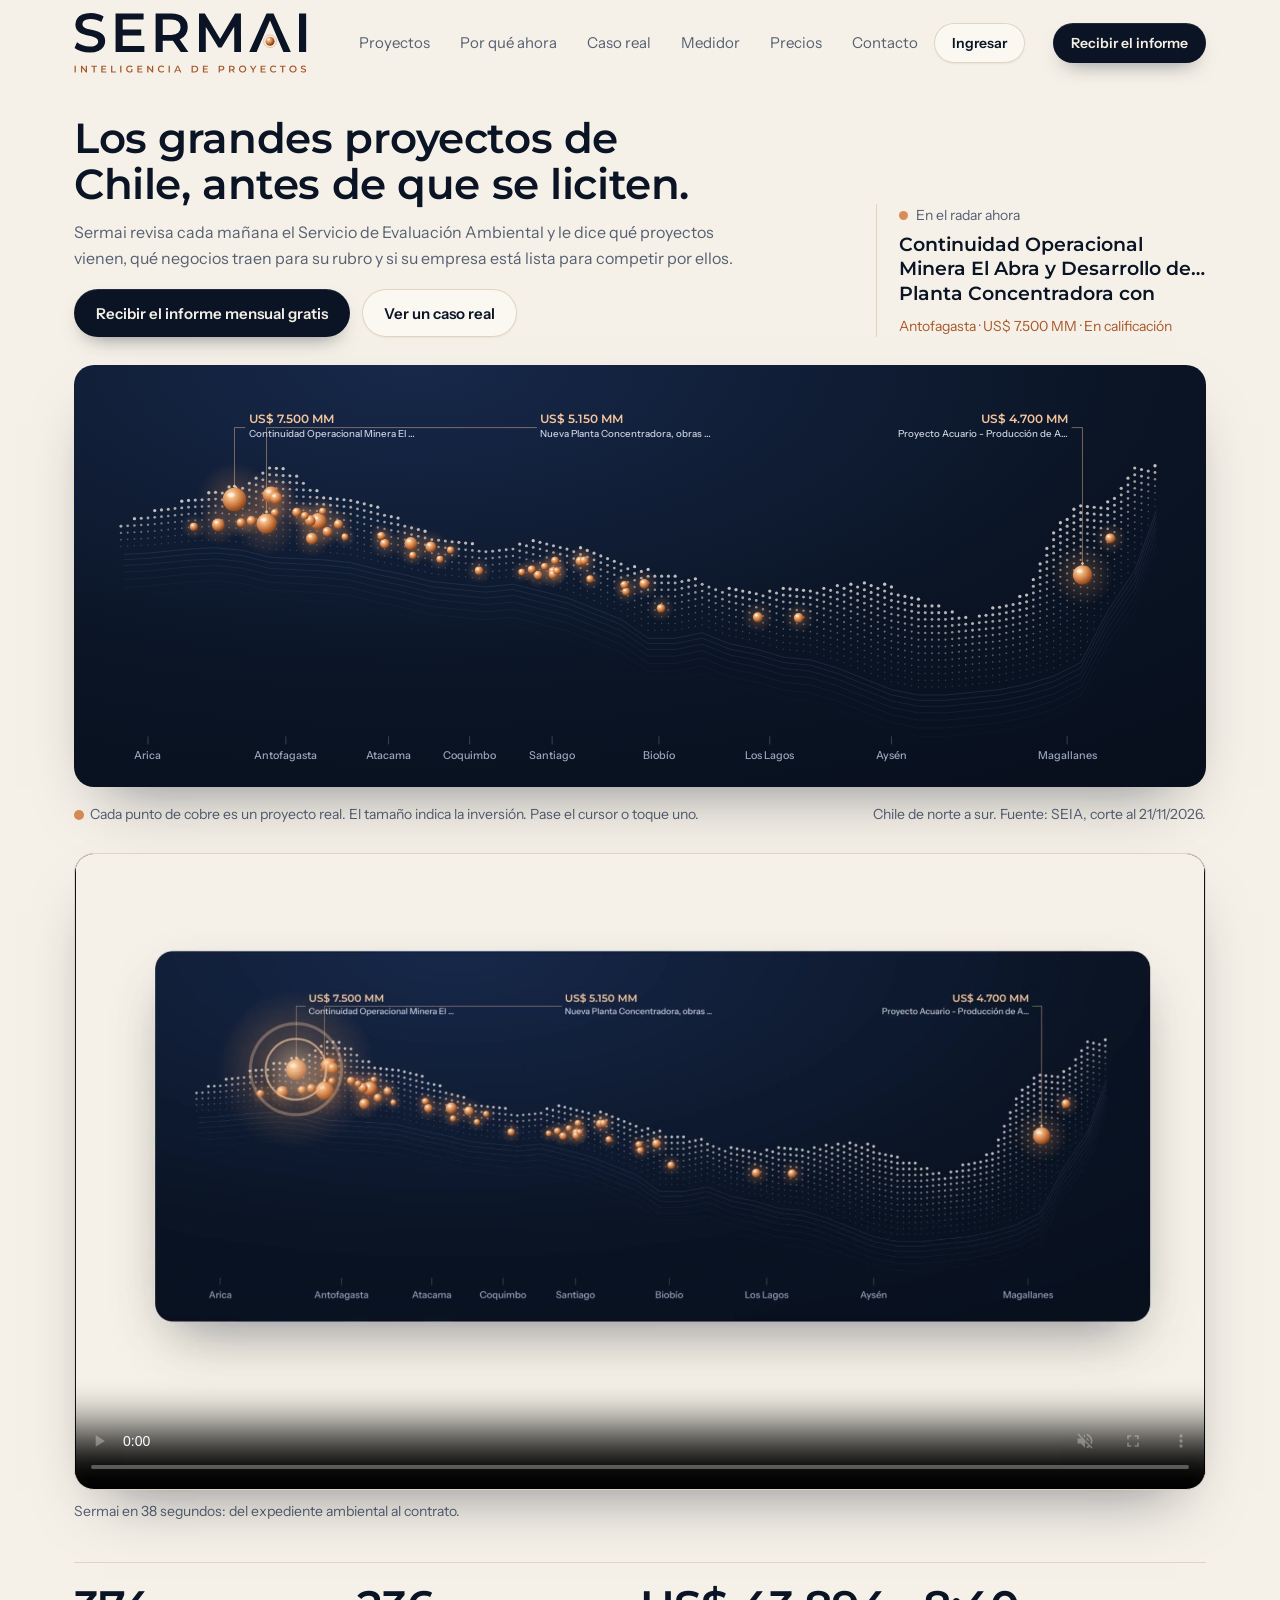
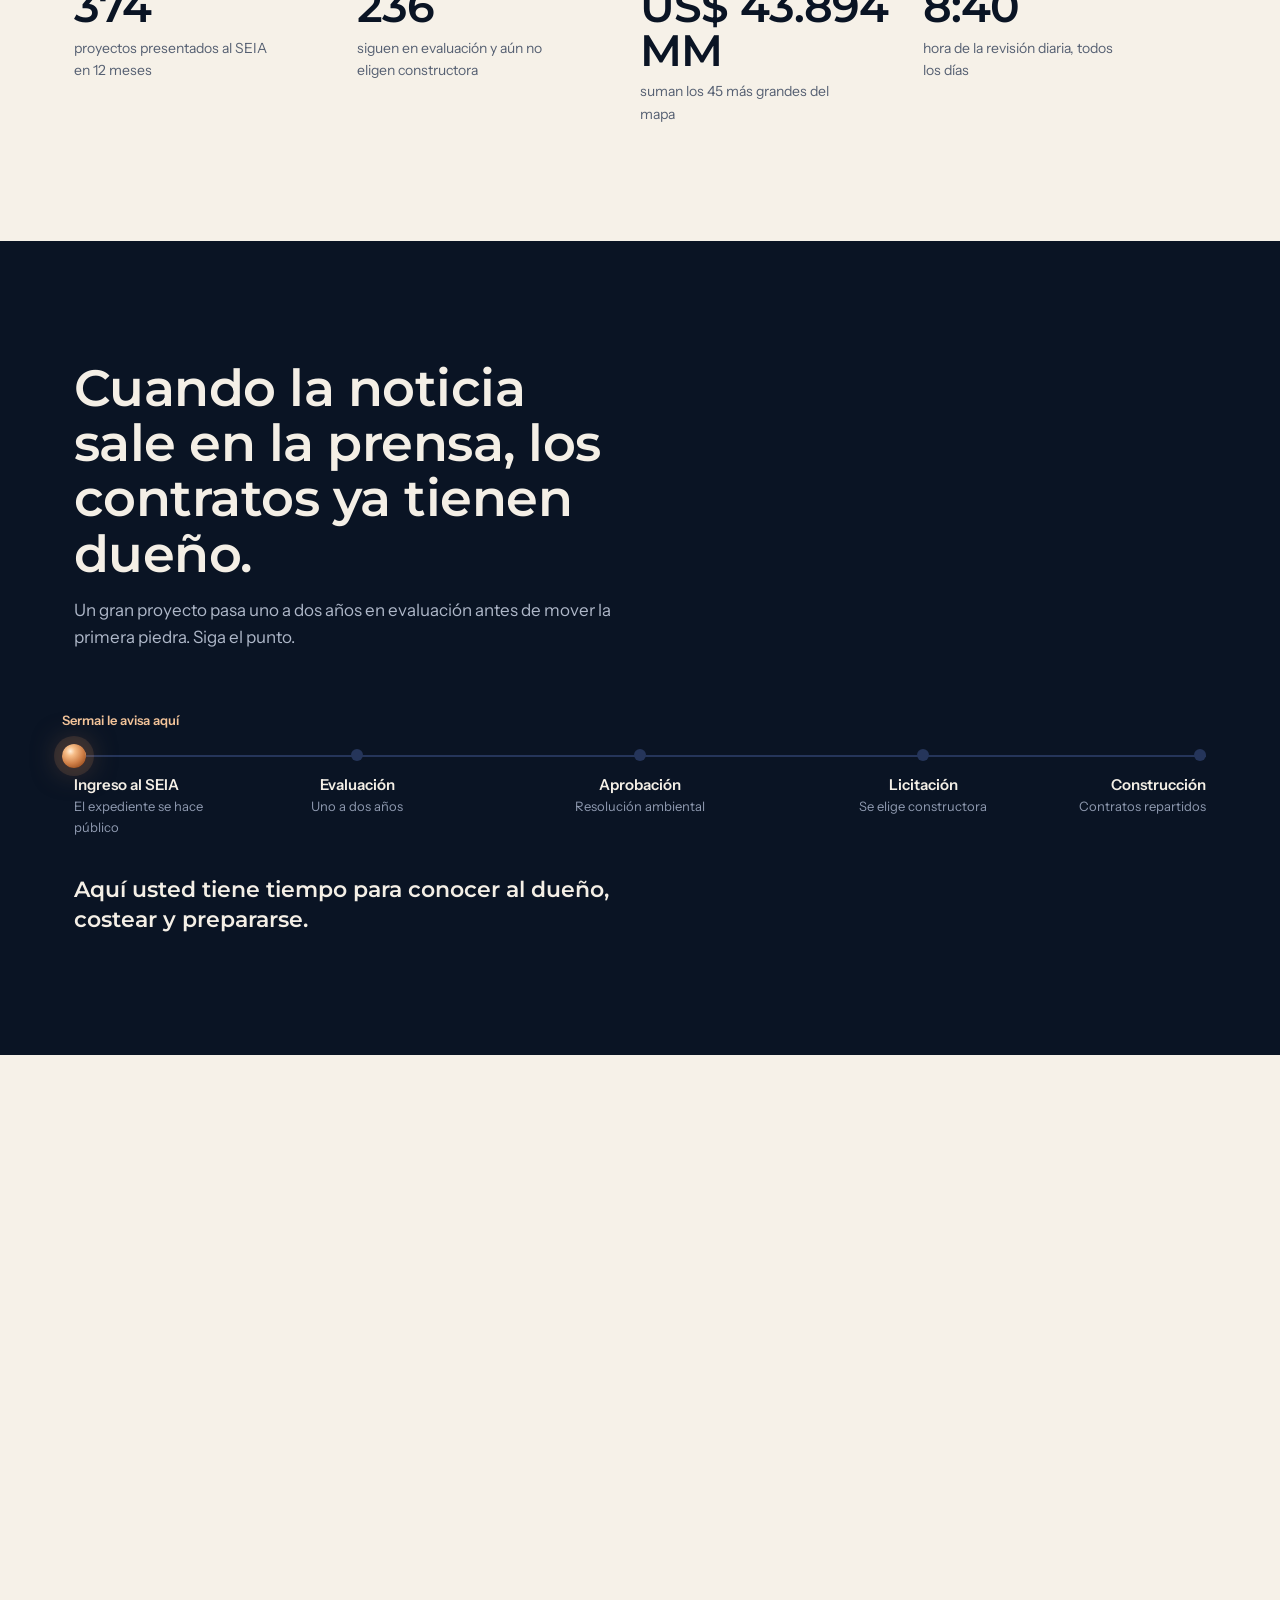
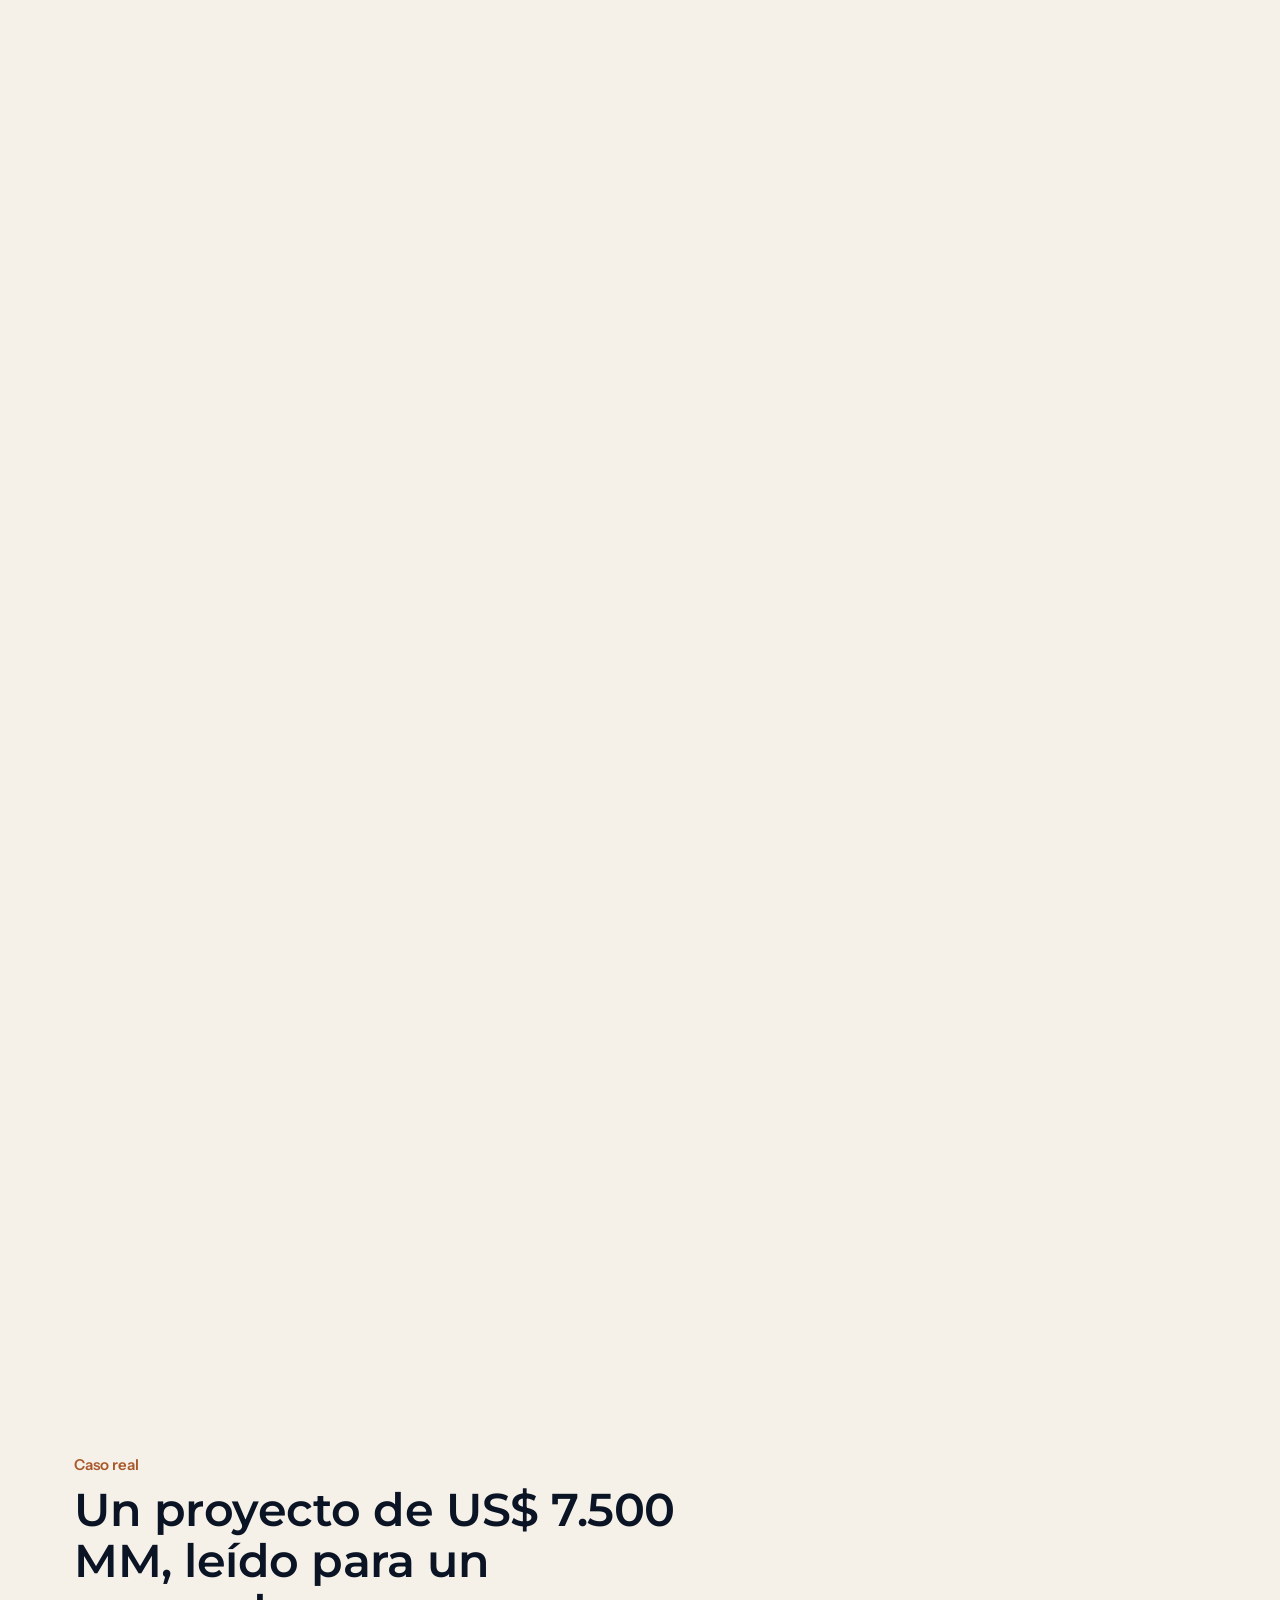
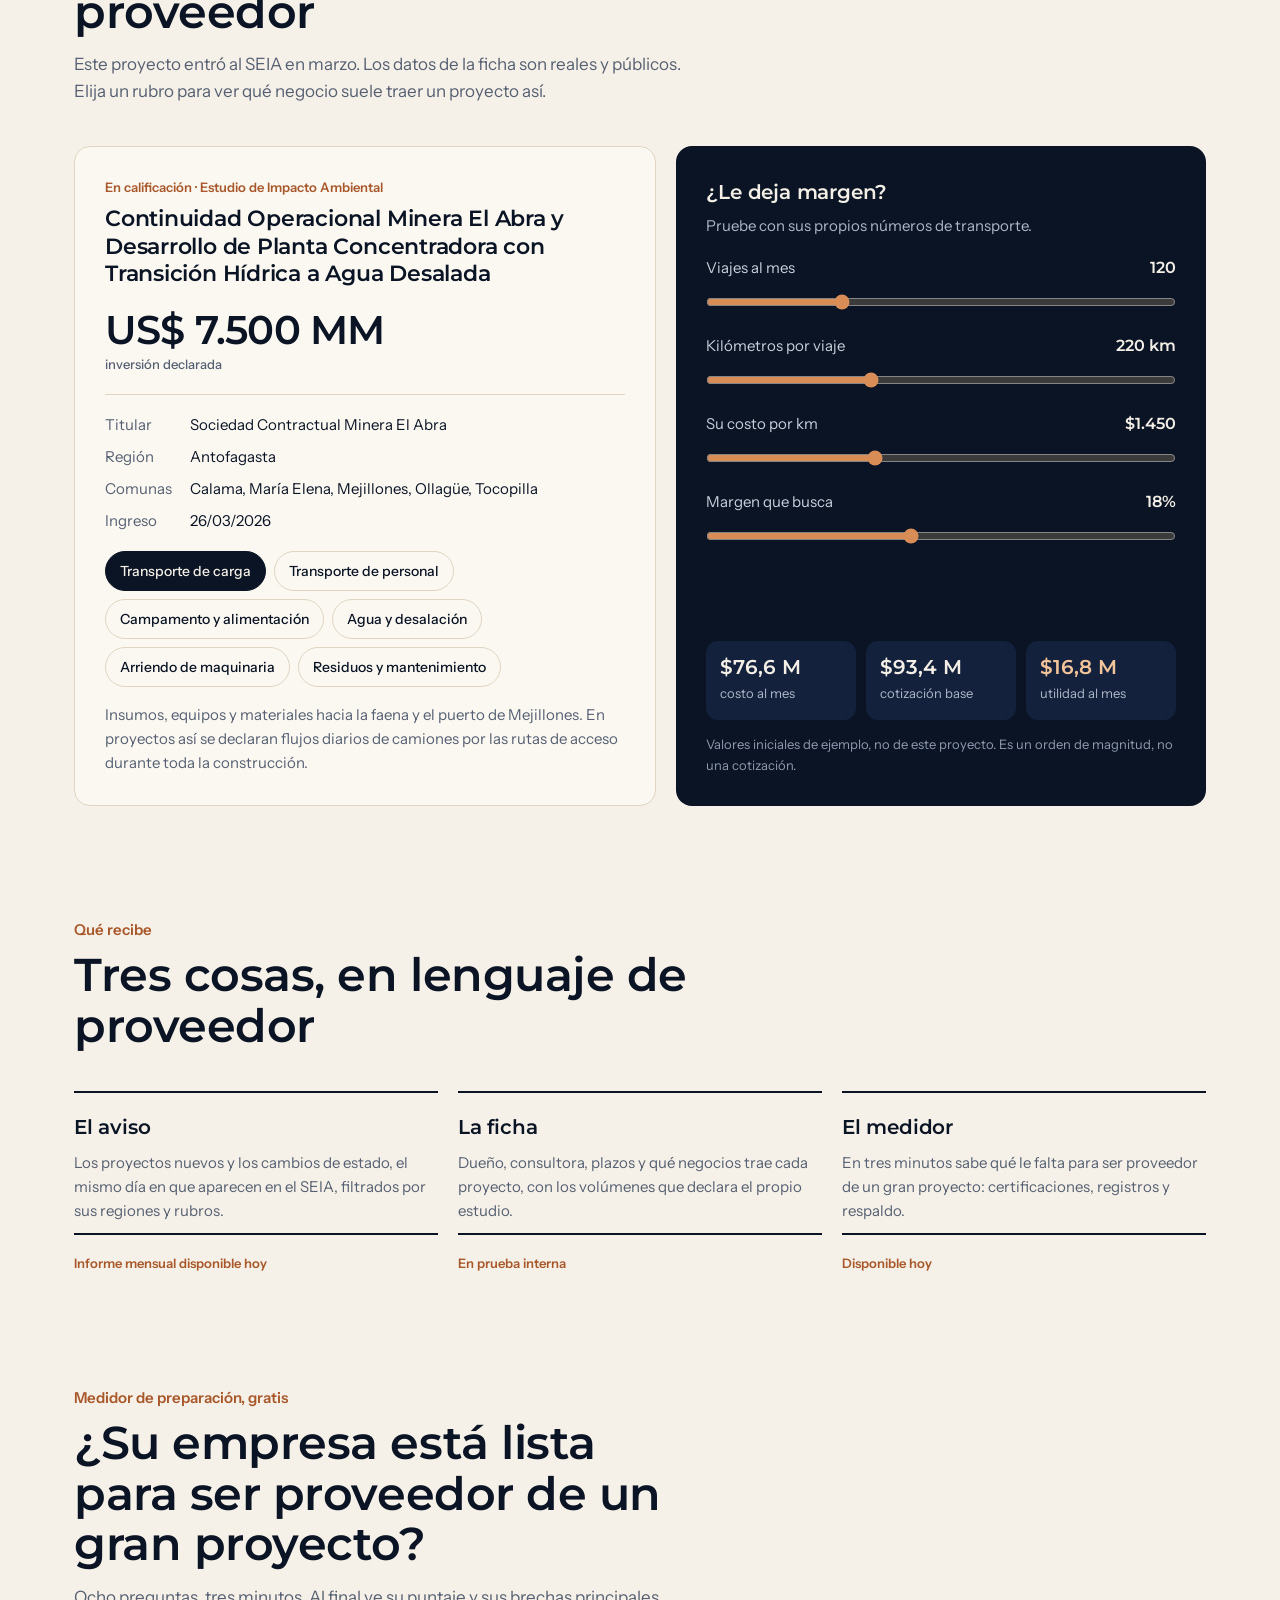
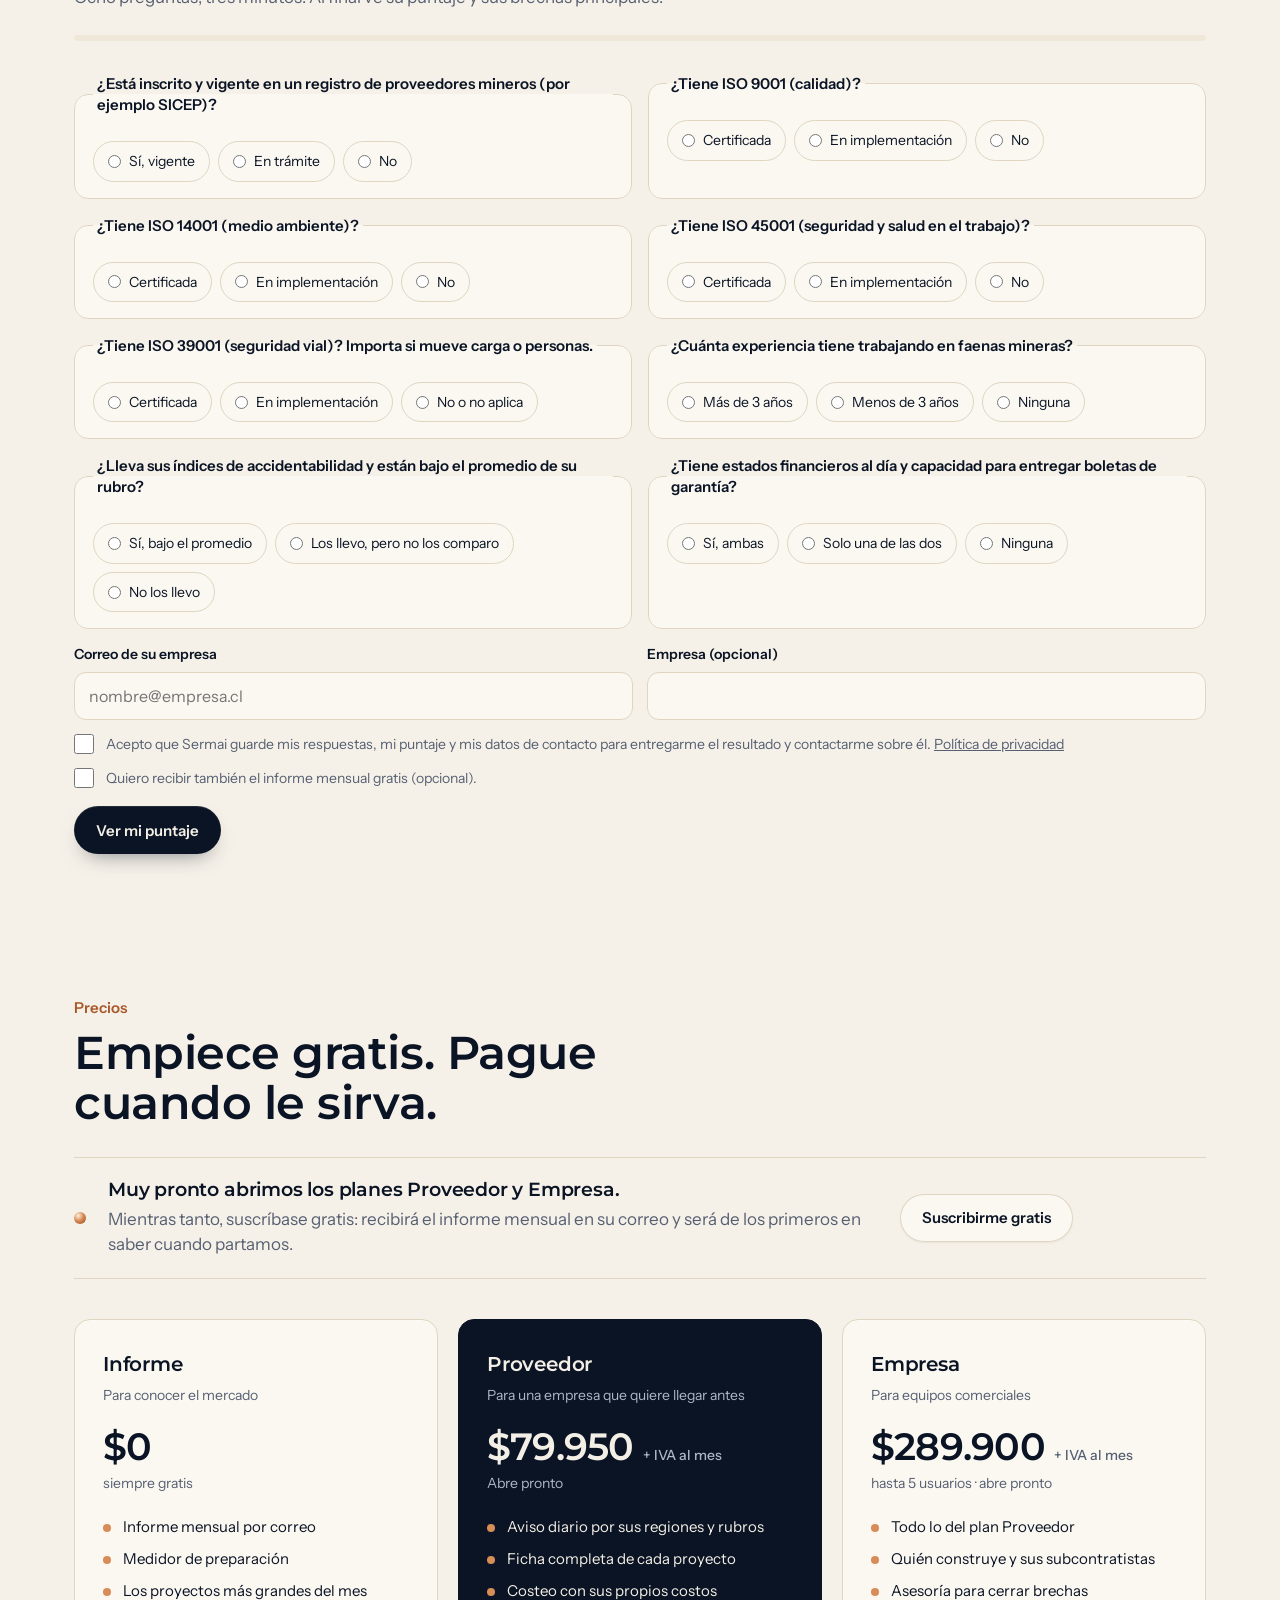
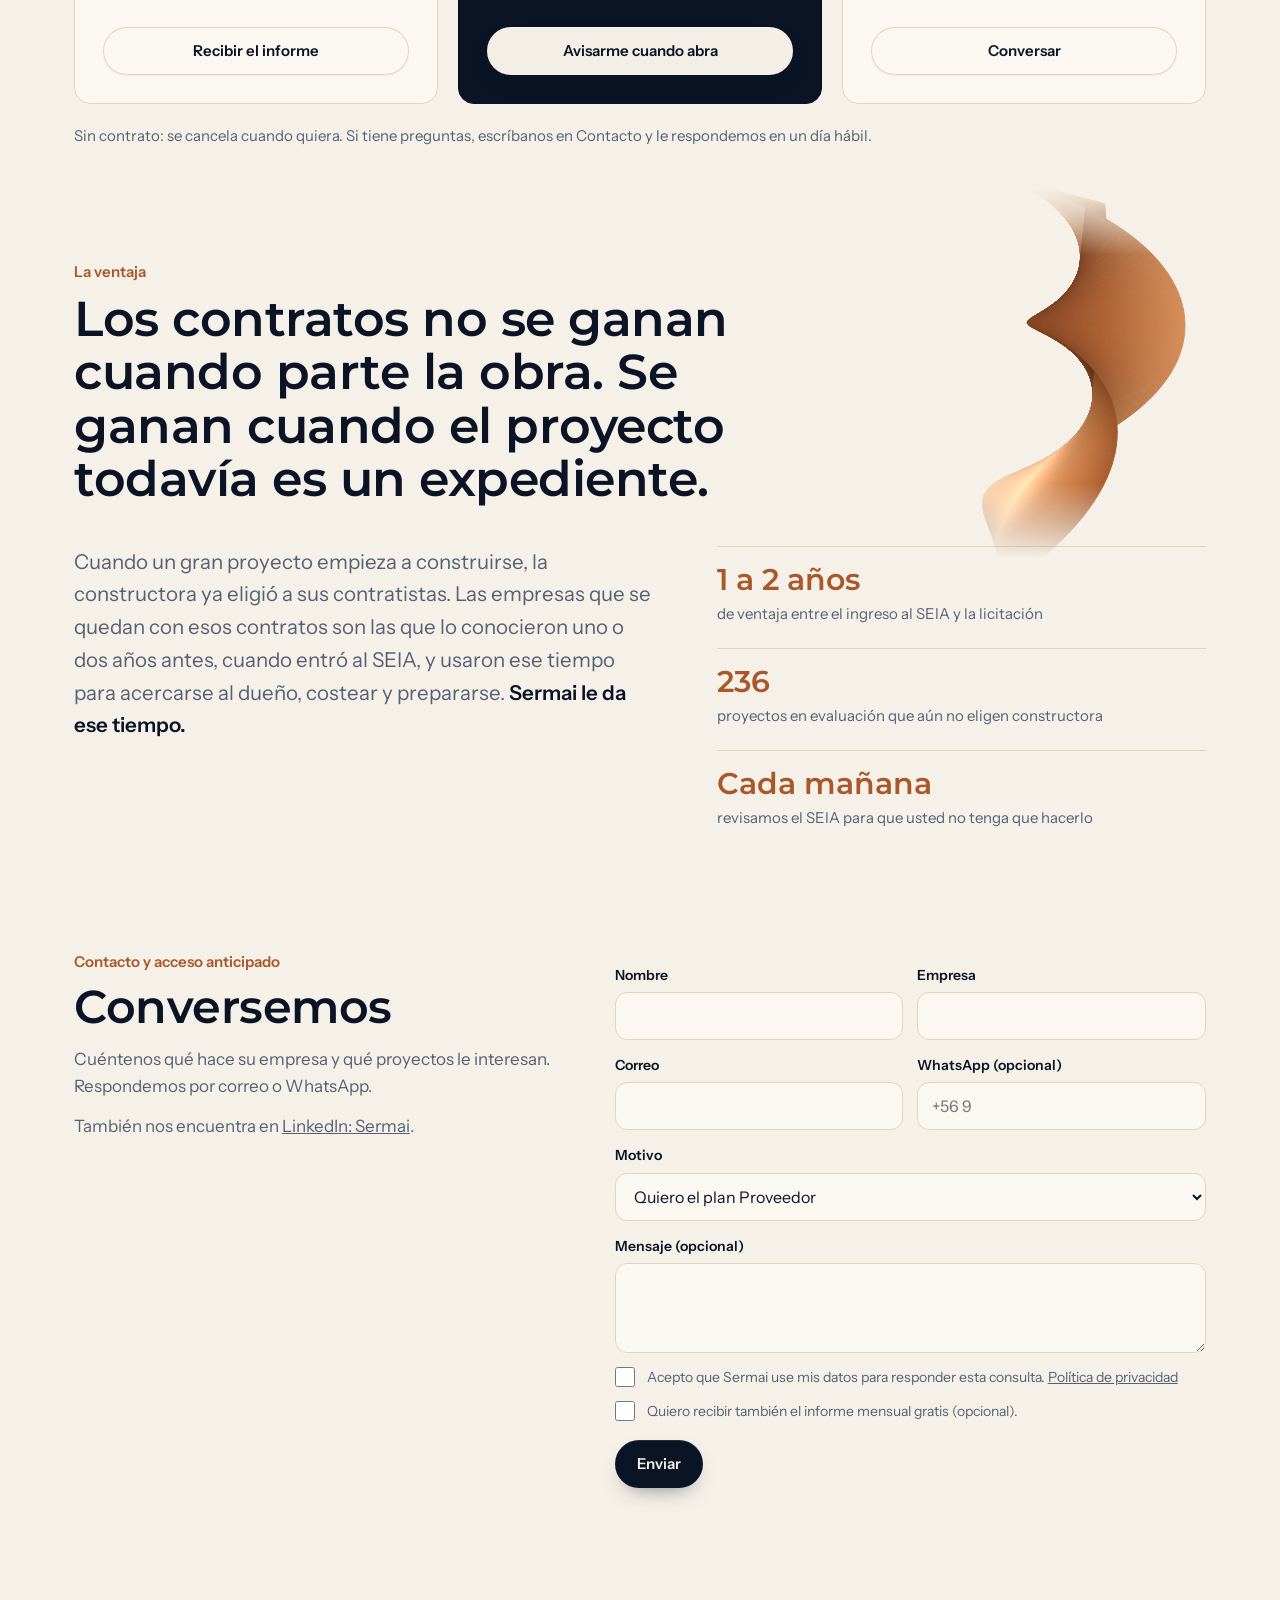
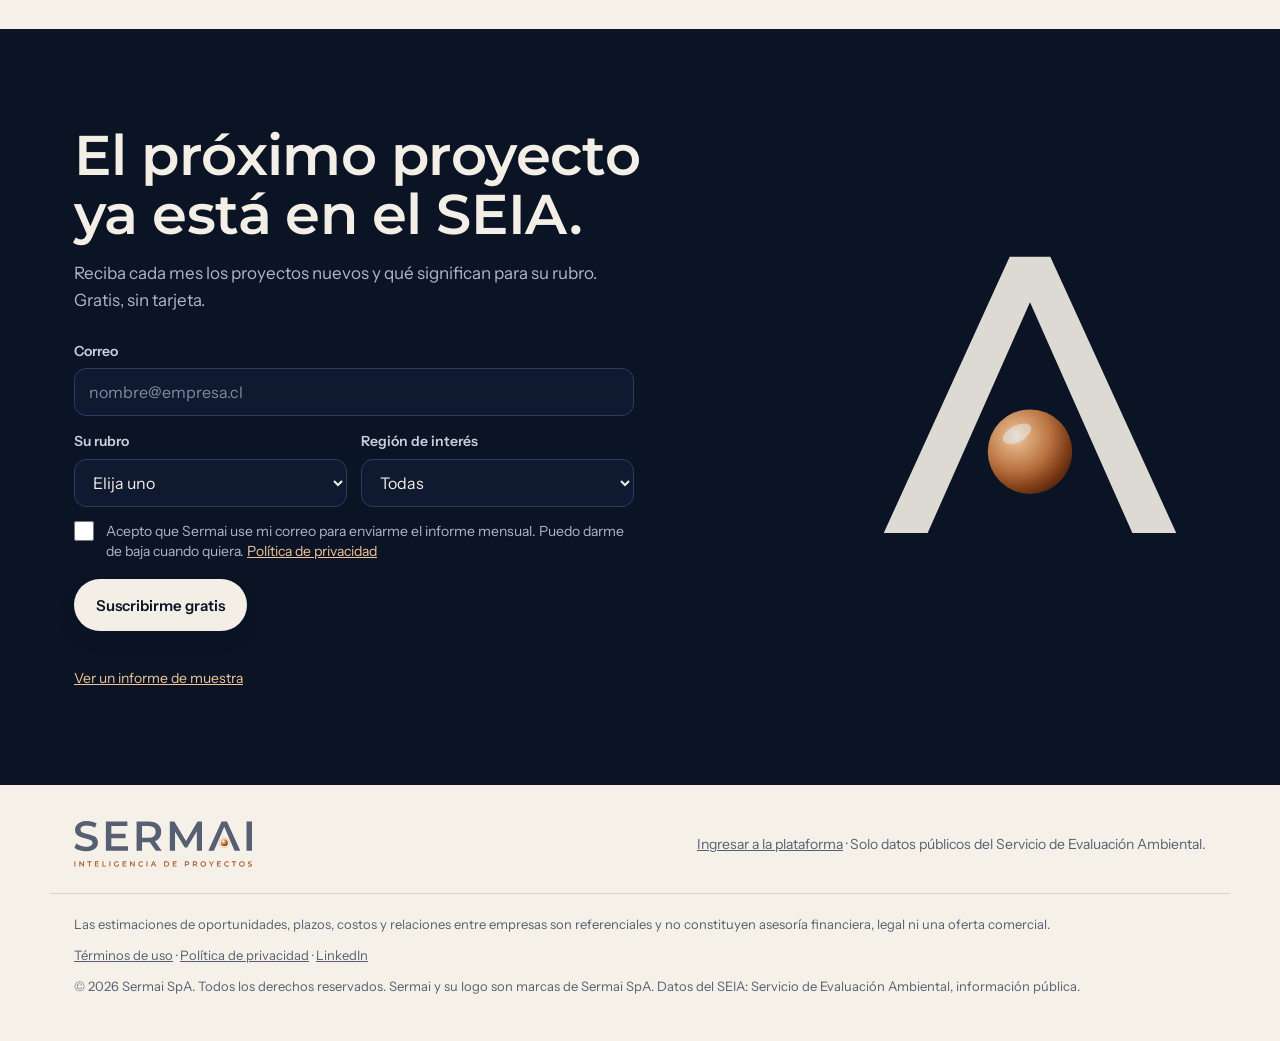
<file: index.html>
<!doctype html><html lang="es"><head><meta charset="utf-8"><meta name="viewport" content="width=device-width,initial-scale=1"><title>Sermai · Grandes proyectos de Chile para proveedores y contratistas</title><meta name="description" content="Los grandes proyectos de Chile, antes de que se liciten. Sermai revisa cada día el SEIA y le dice qué proyectos vienen y qué negocios traen para su rubro."><link rel="icon" type="image/png" sizes="32x32" href="icono-sermai-a-32.png"><link rel="icon" type="image/svg+xml" href="icono-sermai-a.svg"><link rel="apple-touch-icon" sizes="180x180" href="icono-sermai-a-180.png"><meta name="theme-color" content="#f6f1e8"><meta name="robots" content="index, follow, noai, noimageai"><link rel="canonical" href="https://sermai.cl/"><meta property="og:type" content="website"><meta property="og:locale" content="es_CL"><meta property="og:site_name" content="Sermai"><meta property="og:title" content="Sermai: los grandes proyectos de Chile, antes de que se liciten"><meta property="og:description" content="Los proyectos que entran al SEIA, traducidos a negocios para proveedores y contratistas. Informe mensual gratis."><meta property="og:url" content="https://sermai.cl/"><meta property="og:image" content="https://sermai.cl/og.png"><meta property="og:image:width" content="1200"><meta property="og:image:height" content="630"><meta name="twitter:card" content="summary_large_image"><script type="application/ld+json">{"@context":"https://schema.org","@type":"Organization","name":"Sermai","legalName":"Sermai SpA","url":"https://sermai.cl/","logo":"https://sermai.cl/icono-192.png","slogan":"Inteligencia de proyectos","description":"Sermai revisa cada día el SEIA y le dice a proveedores y contratistas qué proyectos de inversión vienen en Chile y qué negocios traen para su rubro.","areaServed":"CL","sameAs":["https://www.linkedin.com/company/sermai"]}</script><style>
@font-face{font-family:Mont;src:url([data-uri]);font-weight:600;font-display:swap}
@font-face{font-family:Inst;src:url([data-uri]);font-weight:400 700;font-display:swap}
:root{--bg:#f6f1e8;--bg2:#efe7d8;--card:#fbf8f2;--ink:#0a1424;--mut:#566072;--ln:#e0d5c1;--cu:#a8582a;--cu2:#d88d57;--cuL:#f3c49a;--navy:#0a1424;--navy2:#13213c;--ivory:#f4efe6;--dot:#0a1424}
@media (prefers-color-scheme:dark){:root:not([data-theme="light"]){--bg:#0b1322;--bg2:#101a2e;--card:#121d33;--ink:#f1ece2;--mut:#a5adbb;--ln:#24324e;--cu:#e2a274;--dot:#f1ece2}}
:root[data-theme="dark"]{--bg:#0b1322;--bg2:#101a2e;--card:#121d33;--ink:#f1ece2;--mut:#a5adbb;--ln:#24324e;--cu:#e2a274;--dot:#f1ece2}
*{box-sizing:border-box;margin:0;padding:0}
html{scroll-behavior:smooth}
body{background:var(--bg);color:var(--ink);font:17px/1.6 Inst,system-ui,sans-serif;-webkit-font-smoothing:antialiased;overflow-x:hidden}
h1,h2,h3,.mont{font-family:Mont,Inst,sans-serif;font-weight:600;letter-spacing:-.01em}
a{color:inherit}
:focus-visible{outline:2px solid var(--cu2);outline-offset:3px;border-radius:4px}
.wrap{max-width:1180px;margin:0 auto;padding:0 24px}
.draft{background:var(--navy);color:#c9d0dd;font-size:13px;text-align:center;padding:7px 16px}
.draft b{color:var(--cuL);font-weight:600}
/* nav */
nav{position:sticky;top:0;z-index:20;background:var(--bg);border-bottom:1px solid transparent;transition:border-color .3s}
nav.sc{border-color:var(--ln)}
nav .wrap{display:flex;align-items:center;gap:28px;height:86px}
nav .brand{display:block;border-radius:10px;padding:4px 6px;margin-left:-6px}nav .logo{height:60px;width:auto;display:block;transform-origin:left center;transition:transform .35s cubic-bezier(.3,1.4,.5,1),filter .35s}.logo .glint{opacity:0}nav .brand:hover .logo .glint,nav .brand:focus-visible .logo .glint{animation:glint .9s cubic-bezier(.4,0,.2,1) forwards}@keyframes glint{0%{opacity:1;transform:translateX(0)}100%{opacity:1;transform:translateX(4800px)}}nav .brand:hover .logo,nav .brand:focus-visible .logo{transform:scale(1.08);filter:drop-shadow(0 4px 14px rgba(216,141,87,.45))}nav .brand:hover .logo .ring,nav .brand:focus-visible .logo .ring{animation-duration:1.4s;stroke-width:12}
nav ul{display:flex;gap:26px;list-style:none;margin-left:auto;font-size:15px}
nav ul a{position:relative;display:inline-block;padding:6px 2px;text-decoration:none;color:var(--mut);transition:color .25s,transform .25s}nav ul a::after{content:"";position:absolute;left:0;right:0;bottom:0;height:2px;border-radius:2px;background:linear-gradient(90deg,#a2541f,#f0b07a,#a2541f);transform:scaleX(0);transform-origin:left;transition:transform .3s ease}nav ul a:hover,nav ul a:focus-visible{color:var(--ink);transform:translateY(-2px)}nav ul a:hover::after,nav ul a:focus-visible::after{transform:scaleX(1)}
.btn{display:inline-flex;align-items:center;justify-content:center;gap:8px;height:48px;padding:0 22px;border-radius:999px;font:600 15px Inst;text-decoration:none;border:0;cursor:pointer;transition:transform .15s,background .2s}
.btn:active{transform:scale(.98)}
.btn{position:relative;overflow:hidden;isolation:isolate}
.btn.p{color:var(--ivory);background:#0a1424;box-shadow:inset 0 1px 0 rgba(255,255,255,.1),0 10px 22px -12px rgba(10,20,36,.6);transition:color .3s,box-shadow .3s,transform .15s}
.btn.p::before{content:"";position:absolute;inset:0;z-index:-1;border-radius:inherit;opacity:0;transition:opacity .35s;background:radial-gradient(140% 160% at 28% 0%,#ffe6cc 0%,#f6bd88 26%,#d8894f 58%,#a2541f 100%);box-shadow:inset 0 1px 0 rgba(255,255,255,.7),inset 0 -2px 6px rgba(106,45,11,.35)}
.btn.p::after{content:"";position:absolute;inset:0;z-index:-1;background:linear-gradient(105deg,transparent 35%,rgba(255,255,255,.5) 50%,transparent 65%);transform:translateX(-110%);transition:transform .7s}
.btn.p:hover,.btn.p:focus-visible{color:#2a1205;transform:translateY(-1px);box-shadow:0 14px 30px -10px rgba(162,84,31,.85),0 0 0 1px rgba(122,58,18,.4)}
.btn.p:hover::before,.btn.p:focus-visible::before{opacity:1}
.btn.p:hover::after{transform:translateX(110%)}
.pl .dest .btn.p,.fin .btn.p{background:#f4efe6;color:#0a1424}
.btn.s{background:var(--card);color:var(--ink);box-shadow:inset 0 0 0 1px var(--ln),0 1px 2px rgba(10,20,36,.06)}.btn.s:hover{box-shadow:inset 0 0 0 1px var(--cu2),0 6px 16px -10px rgba(168,88,42,.5);color:var(--cu);transform:translateY(-1px)}
nav .btn{height:40px;padding:0 18px;font-size:14px;white-space:nowrap;flex:none}nav ul a{white-space:nowrap}
@media (max-width:1200px){nav .wrap{gap:18px}nav ul{gap:16px;font-size:14px}}
@media (max-width:1060px){nav ul{display:none}nav .wrap .btn.ing{margin-left:auto}}
nav .btn.ing{margin-left:-14px}
/* hero */
.hero{padding:28px 0 20px;position:relative}
.hero h1{font-size:clamp(30px,3.3vw,46px);line-height:1.1;max-width:22ch}
.hero .lead{font-size:clamp(16px,1.25vw,18px);color:var(--mut);max-width:60ch;margin-top:12px}
.hero .cta{display:flex;gap:12px;margin-top:18px;flex-wrap:wrap}
.htop{display:grid;grid-template-columns:1.7fr 1fr;gap:40px;align-items:end}
#lv{display:-webkit-box;-webkit-line-clamp:2;-webkit-box-orient:vertical;overflow:hidden;min-height:2.4em}.live{justify-self:end;max-width:330px;border-left:1px solid var(--ln);padding-left:22px}
.live .k{font-size:14px;color:var(--mut)}
.live .v{font-family:Mont;font-size:19px;line-height:1.3;margin-top:6px;height:3.9em;overflow:hidden;display:-webkit-box;-webkit-line-clamp:3;-webkit-box-orient:vertical}
.live .m{font-size:14px;color:var(--cu);margin-top:8px;min-height:22px}
.live .dotp{display:inline-block;width:9px;height:9px;border-radius:50%;background:var(--cu2);margin-right:8px;box-shadow:0 0 0 0 rgba(216,141,87,.6);animation:lp 2s infinite}
@keyframes lp{70%{box-shadow:0 0 0 10px rgba(216,141,87,0)}100%{box-shadow:0 0 0 0 rgba(216,141,87,0)}}
/* mapa */
.mapa{margin-top:28px;position:relative;background:radial-gradient(120% 140% at 30% 0%,#17284a 0%,#0a1424 55%,#070e1b 100%);border-radius:20px;padding:28px 28px 18px;box-shadow:0 30px 60px -30px rgba(10,20,36,.5)}
.mapa svg{width:100%;height:auto;display:block;overflow:visible}
.bg circle{fill:#f4efe6;opacity:var(--o)}.bg{opacity:0}.sea path{fill:none;stroke:#6f86b3;stroke-width:2.2}.gl .gw{opacity:0}.gl.on .gw{animation:gIn 1s forwards;animation-delay:var(--t)}@keyframes gIn{to{opacity:1}}
.cos path{fill:none;stroke:#f3c49a;stroke-width:2.4;opacity:.7}.cos circle{fill:#f3c49a}.cos text .a{font:600 44px Mont;fill:#f3c49a}.cos text .b{font:500 36px Inst;fill:#c9d0dd}.cos .co{opacity:0}.cos.on .co{animation:dIn2 .8s forwards;animation-delay:var(--t)}@keyframes dIn2{to{opacity:1}}
.bg.on{animation:gIn .6s ease-out forwards}
@keyframes dIn{to{opacity:var(--o)}}
.pr .p{cursor:pointer;opacity:0;transform-box:fill-box;transform-origin:center;transform:scale(0)}
.pr.on .p{animation:pIn .6s cubic-bezier(.3,1.6,.5,1) forwards;animation-delay:var(--t)}
@keyframes pIn{to{opacity:1;transform:scale(1)}}
.pr .p .core{fill:url(#cuS)}
.pr .p:hover .core,.pr .p.act .core{filter:brightness(1.15)}
.pr .p .hl{fill:#fff;opacity:.5;pointer-events:none}
.pr .ring{fill:none;stroke:var(--cu2);stroke-width:1.6;opacity:0;transform-box:fill-box;transform-origin:center;pointer-events:none}
.pr .p.ping .ring{animation:ring 1.8s ease-out}
@keyframes ring{0%{opacity:.9;transform:scale(1)}100%{opacity:0;transform:scale(3.4)}}
.scan{fill:url(#scanG);opacity:0}.scan.go{animation:scan 1.4s ease-in-out forwards}
@keyframes scan{0%{opacity:0;transform:translateX(-8%)}15%{opacity:1}85%{opacity:1}100%{opacity:0;transform:translateX(100%)}}
.regs text{font:500 40px Inst;fill:#9aa6bd}
.regs line{stroke:#9aa6bd;stroke-width:3;opacity:.4}
.tip{position:absolute;z-index:5;pointer-events:none;background:var(--card);border:1px solid var(--ln);border-radius:12px;padding:12px 14px;width:270px;box-shadow:0 12px 30px -12px rgba(10,20,36,.25);opacity:0;transform:translateY(6px);transition:opacity .15s,transform .15s}
.tip.on{opacity:1;transform:none}
.tip b{display:block;font:600 15px/1.3 Inst}.tip .t{font-size:13px;color:var(--mut);margin-top:3px}
.tip .r{display:flex;justify-content:space-between;margin-top:10px;font-size:13px}.tip .r span:last-child{font-family:Mont;color:var(--cu);font-size:15px}
.mapcap{display:flex;justify-content:space-between;gap:20px;font-size:14px;color:var(--mut);margin-top:16px}
.video{margin:28px 0 0}.video video{display:block;width:100%;aspect-ratio:16/9;border-radius:20px;border:1px solid var(--ln);background:#0a1424;box-shadow:0 30px 60px -30px rgba(10,20,36,.5)}.vw{position:relative}.vbtn{position:absolute;right:12px;bottom:12px;height:44px;padding:0 16px;border-radius:999px;border:1px solid rgba(244,239,230,.45);background:rgba(10,20,36,.72);color:#f4efe6;font:600 14px Inst,sans-serif;cursor:pointer}.vbtn:hover{background:rgba(10,20,36,.9)}.video video{cursor:pointer}
.video figcaption{font-size:14px;color:var(--mut);margin-top:10px}
.mapcap i{display:inline-block;width:10px;height:10px;border-radius:50%;background:var(--cu2);margin-right:6px;vertical-align:-1px}
.nums{display:grid;grid-template-columns:repeat(4,1fr);border-top:1px solid var(--ln);margin-top:40px}
.nums div{padding:22px 20px 0 0}
.nums b{display:block;font:600 clamp(30px,3.4vw,44px)/1 Mont;letter-spacing:-.02em}
.nums span{display:block;font-size:14px;color:var(--mut);margin-top:8px;max-width:22ch}
/* momento: scroll fijo */
.mom{height:300vh;position:relative;margin-top:96px}
.mom .stick .wrap{width:100%}.mom .stick{position:sticky;top:86px;height:calc(100vh - 86px);display:flex;flex-direction:column;justify-content:center;background:var(--navy);color:var(--ivory);overflow:hidden}
.mom h2{font-size:clamp(30px,4vw,52px);line-height:1.08;max-width:16ch}
.mom .sub{color:#aeb7c8;max-width:52ch;margin-top:16px;min-height:3.2em;transition:opacity .3s}
.tl{position:relative;margin-top:64px;height:120px}
.tl .bar{position:absolute;left:0;right:0;top:40px;height:2px;background:#25355a}
.tl .fill{position:absolute;left:0;top:40px;height:2px;background:linear-gradient(90deg,var(--cu2),var(--cuL));width:0}
.tl .st{position:absolute;top:0;transform:translateX(-50%);text-align:center;width:150px}
.tl .st.first{transform:none;text-align:left}.tl .st.last{transform:translateX(-100%);text-align:right}
.tl .st .n{display:block;width:12px;height:12px;border-radius:50%;background:#25355a;margin:34px auto 14px;transition:background .3s}
.tl .st.first .n{margin-left:0}.tl .st.last .n{margin-right:0}
.tl .st.on .n{background:var(--cuL)}
.tl .st b{display:block;font:600 15px Inst}.tl .st span{display:block;font-size:13px;color:#8f9ab0;margin-top:2px}
.tl .ball{position:absolute;top:29px;width:24px;height:24px;margin-left:-12px;border-radius:50%;background:radial-gradient(circle at 35% 30%,#fff0dc,#f6bd88 20%,#cf7f47 55%,#8f4518 88%);box-shadow:0 0 0 8px rgba(216,141,87,.15),0 0 30px rgba(216,141,87,.5)}
.tag2{position:absolute;top:-34px;left:0;font-size:13px;font-weight:600;white-space:nowrap;color:var(--cuL)}
.mom .verdict{margin-top:40px;font:600 clamp(18px,1.8vw,22px)/1.35 Mont;max-width:40ch;min-height:2.8em}
.mom .verdict.bad{color:#f0a48c}
/* secciones */
section.s{padding:112px 0 0}
.eyebrow{font-size:15px;color:var(--cu);font-weight:600}
.s h2{font-size:clamp(30px,3.6vw,48px);line-height:1.1;max-width:20ch;margin-top:8px}
.s .intro{color:var(--mut);max-width:58ch;margin-top:14px}
/* caso */
.caso{display:grid;grid-template-columns:1.1fr 1fr;gap:20px;margin-top:40px}
.fic{background:var(--card);border:1px solid var(--ln);border-radius:16px;padding:30px}
.fic .estado{font-size:13px;font-weight:600;color:var(--cu)}
.fic h3{font-size:22px;line-height:1.25;margin-top:8px}
.fic .inv{font:600 40px/1 Mont;margin-top:22px;letter-spacing:-.02em}.fic .inv small{display:block;font:500 13px Inst;color:var(--mut);margin-top:6px;letter-spacing:0}
.fic dl{display:grid;grid-template-columns:auto 1fr;gap:8px 18px;margin-top:22px;font-size:15px;border-top:1px solid var(--ln);padding-top:18px}
.fic dt{color:var(--mut)}
.chips{display:flex;flex-wrap:wrap;gap:8px;margin-top:18px}
.chips button{font:500 14px Inst;padding:8px 14px;border-radius:999px;border:1px solid var(--ln);background:transparent;color:var(--ink);cursor:pointer;min-height:40px}
.chips button[aria-pressed=true]{background:var(--navy);color:var(--ivory);border-color:var(--navy)}
.neg{margin-top:16px;font-size:15px;color:var(--mut);min-height:4.8em}
.cos{background:var(--navy);color:var(--ivory);border-radius:16px;padding:30px;display:flex;flex-direction:column}
.cos h3{font-size:20px}.cos p.k{color:#aeb7c8;font-size:15px;margin-top:6px}
.cos label{display:flex;justify-content:space-between;align-items:center;gap:12px;margin-top:18px;font-size:15px;color:#c9d0dd}
.cos label output{font:600 16px Mont;color:var(--ivory)}
.cos input[type=range]{width:100%;margin-top:8px;accent-color:#d88d57;height:28px}
.res{display:grid;grid-template-columns:repeat(3,1fr);gap:10px;margin-top:auto;padding-top:24px}
.res div{background:#13213c;border-radius:12px;padding:14px}
.res b{display:block;font:600 20px Mont}.res span{font-size:13px;color:#aeb7c8}
.res .u b{color:var(--cuL)}
.note{font-size:13px;color:var(--mut);margin-top:14px}
.cos .note{color:#8f9ab0}
/* recibe */
.rec{display:grid;grid-template-columns:repeat(3,1fr);gap:20px;margin-top:40px}
.rec div{border-top:2px solid var(--ink);padding-top:18px}
.rec h3{font-size:20px}.rec p{color:var(--mut);font-size:15px;margin-top:8px}
.rec .est{font-size:13px;color:var(--cu);font-weight:600;margin-top:10px}
/* precios */
.pl{display:grid;grid-template-columns:repeat(3,1fr);gap:20px;margin-top:40px;align-items:stretch}
.pl>div{background:var(--card);border:1px solid var(--ln);border-radius:16px;padding:28px;display:flex;flex-direction:column}
.pl .dest{background:var(--navy);color:var(--ivory);border-color:var(--navy)}
.pl h3{font-size:20px}.pl .q{font-size:14px;color:var(--mut);margin-top:4px}.pl .dest .q{color:#aeb7c8}
.pl .pr{font:600 38px/1 Mont;margin-top:22px;letter-spacing:-.02em}.pl .pr small{font:500 14px Inst;color:var(--mut);letter-spacing:0}.pl .dest .pr small{color:#aeb7c8}
.pl .was{font-size:14px;color:var(--mut);margin-top:6px}.pl .dest .was{color:#aeb7c8}.pl .was s{opacity:.7}
.pl ul{list-style:none;margin:20px 0 24px;font-size:15px;display:grid;gap:8px}
.pl li{padding-left:20px;position:relative}.pl li:before{content:"";position:absolute;left:0;top:.6em;width:8px;height:8px;border-radius:50%;background:var(--cu2)}
.pl .btn{margin-top:auto}

.fund{margin-top:20px;font-size:15px;color:var(--mut)}.fund b{color:var(--ink)}
/* quién */
.who{display:grid;grid-template-columns:auto 1fr;gap:36px;align-items:center;margin-top:40px;background:var(--card);border:1px solid var(--ln);border-radius:16px;padding:32px}
.av{width:120px;height:120px;border-radius:50%;background:var(--navy);display:flex;align-items:center;justify-content:center;color:var(--ivory);font:600 38px Mont}
.who h3{font-size:24px}.who .r{color:var(--cu);font-weight:600;font-size:15px}.who p{color:var(--mut);margin-top:10px;max-width:62ch}
.who .c{display:flex;gap:20px;flex-wrap:wrap;margin-top:14px;font-size:15px}
/* ventaja */
.s h2.vh{font-size:clamp(30px,3.8vw,52px);max-width:22ch}
.vt{display:grid;grid-template-columns:1.2fr 1fr;gap:56px;margin-top:40px;align-items:start}
.vp{font-size:clamp(18px,1.6vw,21px);line-height:1.6;color:var(--mut);max-width:52ch}.vp b{color:var(--ink);font-weight:600}
.vf{display:grid;gap:22px}.vf div{border-top:1px solid var(--ln);padding-top:16px}
.vf b{display:block;font:600 30px/1.1 Mont;color:var(--cu)}.vf span{display:block;font-size:15px;color:var(--mut);margin-top:6px}
@media (max-width:860px){.vt{grid-template-columns:1fr;gap:28px}}
/* formularios */
.fx label{display:block;font-size:14px;font-weight:600;margin-top:14px}
.fx input:not([type=checkbox]):not([type=radio]),.fx select,.fx textarea{display:block;width:100%;margin-top:6px;min-height:48px;border-radius:12px;border:1px solid var(--ln);background:var(--card);color:var(--ink);padding:10px 14px;font:16px Inst}
.fx textarea{min-height:90px}
.fx .row2{display:grid;grid-template-columns:1fr 1fr;gap:14px}
.fx .chk{display:block;position:relative;padding-left:32px;font-weight:400;color:var(--mut);font-size:14px;line-height:1.45}
.fx .chk input{position:absolute;left:0;top:0;width:20px;height:20px;margin:0;accent-color:#a8582a}
.fx .btn{margin-top:18px}
.msg{margin-top:10px;font-size:14px;min-height:1.4em}.msg.ok{color:#2f7d5b}.msg.err{color:#b4442c}
.med{display:grid;grid-template-columns:1fr 1fr;gap:16px;margin-top:32px}
.med fieldset{border:1px solid var(--ln);border-radius:14px;padding:16px 18px;background:var(--card)}
.med legend{font-weight:600;font-size:15px;padding:0 4px;line-height:1.4}
.med .op{display:flex;flex-wrap:wrap;gap:8px;margin-top:10px}
.med .op label{margin:0;display:flex;align-items:center;gap:8px;font-weight:400;font-size:14px;border:1px solid var(--ln);border-radius:999px;padding:8px 14px;cursor:pointer;min-height:40px}
.med .op input{accent-color:#a8582a}
.med .op label:has(input:checked){border-color:var(--cu2);background:#fbeee2;color:#6b3412}
.avn{height:6px;background:var(--bg2);border-radius:6px;margin-top:24px;overflow:hidden}.avn i{display:block;height:100%;width:0;background:linear-gradient(90deg,var(--cu2),var(--cuL));transition:width .3s}
.mres[hidden]{display:none}.med fieldset.falta{border-color:#b4442c;box-shadow:0 0 0 2px rgba(180,68,44,.18)}
.mres{margin-top:24px;background:var(--navy);color:var(--ivory);border-radius:16px;padding:28px;display:grid;grid-template-columns:auto 1fr;gap:28px;align-items:center}
.mres .pt{font:600 64px/1 Mont;color:var(--cuL)}.mres .pt small{display:block;font:500 13px Inst;color:#aeb7c8;margin-top:6px}
.mres h3{font-size:22px}.mres p{color:#c9d0dd;margin-top:6px}.mres ul{margin:12px 0 0 18px;color:#c9d0dd;font-size:15px}.mres .note{color:#8f9ab0}
.ctc{display:grid;grid-template-columns:1fr 1.2fr;gap:48px;margin-top:8px;align-items:start}
.fin .fx label{color:#c9d0dd}.fin .fx input::placeholder{color:#7f8aa1}.fin .fx select,.fin .fx input:not([type=checkbox]){background:#0f1a30;border-color:#2b3c62;color:var(--ivory)}
.fin .fx .chk{color:#aeb7c8}.fin .fx .chk a{color:var(--cuL)}.fin .msg.ok{color:#8fd3b0}.fin .msg.err{color:#f0a48c}
.legal{border-top:1px solid var(--ln);margin-top:26px;padding-top:20px;font-size:13px;color:var(--mut);display:grid;gap:10px}
.legal details summary{cursor:pointer;font-weight:600;color:var(--ink);min-height:32px;display:flex;align-items:center}.legal details p{margin-top:8px;max-width:80ch}
@media (max-width:860px){.med,.ctc,.mres{grid-template-columns:1fr}.fx .row2{grid-template-columns:1fr}}
/* final */
.fin{margin-top:112px;background:var(--navy);color:var(--ivory);position:relative;overflow:hidden}
.fin .wrap{padding-top:96px;padding-bottom:96px;position:relative}
.fin h2{font-size:clamp(32px,4.4vw,58px);line-height:1.05;max-width:15ch}
.fin p{color:#aeb7c8;max-width:48ch;margin-top:16px}
.fin .btn.p{height:52px}
.fin .ok{margin-top:12px;font-size:14px;color:var(--cuL);min-height:1.4em}
.fin .big{position:absolute;right:-60px;top:50%;width:520px;transform:translateY(-50%);opacity:.9;pointer-events:none}
footer{padding:36px 0 44px;font-size:14px;color:var(--mut)}
footer .wrap:first-child{display:flex;justify-content:space-between;align-items:center;gap:24px;flex-wrap:wrap}
footer .logo{height:46px;width:auto;display:block}
.logo .ring{transform-box:fill-box;transform-origin:center;animation:lring 2.8s ease-out infinite}.logo .ring.r2{animation-delay:1.4s}
@keyframes lring{0%{transform:scale(.7);opacity:.9}75%{transform:scale(2.1);opacity:0}100%{opacity:0}}
@media (prefers-reduced-motion:reduce){.logo .ring{animation:none;opacity:0}.logo .glint{display:none}nav .brand:hover .logo{transform:none}nav ul a:hover{transform:none}}
.reveal{opacity:0;transform:translateY(18px);transition:opacity .7s,transform .7s}.reveal.in{opacity:1;transform:none}
/* celular */
@media (max-width:860px){
 nav ul{display:none}
 .htop{grid-template-columns:1fr;gap:28px}.live{justify-self:start;border-left:0;padding-left:0;border-top:1px solid var(--ln);padding-top:18px;max-width:none}
 .nums{grid-template-columns:1fr 1fr}.nums div{padding-bottom:18px}
 .caso,.rec,.pl{grid-template-columns:1fr}
 .who{grid-template-columns:1fr;gap:18px;padding:24px}.av{width:84px;height:84px;font-size:28px}
 .fin .big{display:none}
 .tl .st span{display:none}.tl .st{width:84px}.tl .st b{font-size:12px}
 .mapcap{flex-direction:column;gap:6px}.mapa{padding:16px 10px;border-radius:16px}
}
@media (max-width:600px){
 body{font-size:16px}.wrap{padding:0 16px}
 .hero{padding-top:24px}.live{display:none}.hero .cta .btn{width:100%}
 .res{grid-template-columns:1fr}
 .mom{height:260vh}
 .tl .st b{display:none}
 nav .btn.p{display:none}nav .btn.ing{margin-left:auto}
 nav .wrap{height:72px}nav .logo{height:48px}.mom .stick{top:72px;height:calc(100vh - 72px)}
}
@media (prefers-reduced-motion:reduce){
 html{scroll-behavior:auto}
 .bg{opacity:1!important;animation:none!important}.gl .gw,.cos .co{opacity:1!important;animation:none!important}.pr .p{opacity:1!important;transform:none!important;animation:none!important}
 .scan{display:none}.reveal{opacity:1;transform:none;transition:none}.live .dotp{animation:none}
}
#ventaja{position:relative}
#ventaja .cinta{position:absolute;top:40px;right:max(24px,calc((100% - 1180px)/2));width:440px;height:370px;pointer-events:none;-webkit-mask-image:linear-gradient(to bottom,transparent,#000 18%,#000 80%,transparent);mask-image:linear-gradient(to bottom,transparent,#000 18%,#000 80%,transparent)}
@media (max-width:1100px){#ventaja .cinta{width:320px;right:0}}
@media (max-width:900px){#ventaja .cinta{display:none}}
.pronto{display:flex;align-items:center;gap:18px 22px;flex-wrap:wrap;margin-top:28px;padding:20px 0;border-top:1px solid var(--ln);border-bottom:1px solid var(--ln)}
.pronto p{flex:1 1 320px;min-width:0;margin:0;font-size:17px;line-height:1.5;color:var(--mut);max-width:70ch}
.pronto p b{display:block;font:600 19px/1.3 Mont;letter-spacing:-.01em;color:var(--ink);margin-bottom:4px}
.pronto .pdot{flex:none;width:12px;height:12px;border-radius:50%;background:radial-gradient(circle at 35% 30%,#fff0dc,#d88d57 45%,#8f4518);box-shadow:0 0 0 0 rgba(216,141,87,.55);animation:prontoP 2.6s ease-out infinite}
@keyframes prontoP{70%,100%{box-shadow:0 0 0 12px rgba(216,141,87,0)}}
@media (prefers-reduced-motion:reduce){.pronto .pdot{animation:none}}
</style></head><body>
<nav id="nav"><div class="wrap"><a class="brand" href="#top" aria-label="Sermai, inicio"><svg class="logo" xmlns="http://www.w3.org/2000/svg" viewBox="25 -10 4243 1094" role="img" aria-label="Sermai"><defs><clipPath id="nvcl"><path d="M311 710Q229 710 154 686.5Q79 663 35 626L80 525Q122 558 184 580Q246 602 311 602Q366 602 400 590Q434 578 450 557.5Q466 537 466 511Q466 479 443 459.5Q420 440 383.5 428.5Q347 417 302.5 407Q258 397 213.5 383.5Q169 370 132.5 348.5Q96 327 73 291Q50 255 50 199Q50 142 80.5 94.5Q111 47 173.5 18.5Q236 -10 332 -10Q395 -10 457 6Q519 22 565 52L524 153Q477 125 427 111.5Q377 98 331 98Q277 98 243.5 111Q210 124 194.5 145Q179 166 179 193Q179 225 201.5 244.5Q224 264 260.5 275Q297 286 342 296.5Q387 307 431.5 320Q476 333 512.5 354Q549 375 571.5 411Q594 447 594 502Q594 558 563.5 605.5Q533 653 470 681.5Q407 710 311 710ZM783 700V0H1294V109H913V591H1308V700ZM903 398V291H1251V398ZM1513 700V0H1800Q1940 0 2019.5 66Q2099 132 2099 249Q2099 326 2063 381.5Q2027 437 1960.5 466.5Q1894 496 1801 496H1585L1643 437V700ZM1971 700 1794 446H1933L2111 700ZM1643 451 1585 389H1795Q1881 389 1924.5 352Q1968 315 1968 249Q1968 182 1924.5 146Q1881 110 1795 110H1585L1643 46ZM2304 700V0H2411L2717 511H2661L2962 0H3069L3070 700H2947L2946 193H2972L2716 620H2658L2398 193H2428V700ZM4128 700V0H4258V700Z"/><path d="M3220,700 L3535,0 L3663,0 L3979,700 L3843,700 L3599,128 L3354,700 Z"/></clipPath><linearGradient id="nvgl" x1="0" y1="0" x2="1" y2="0"><stop offset="0" stop-color="#fff" stop-opacity="0"/><stop offset=".5" stop-color="#fff" stop-opacity=".75"/><stop offset="1" stop-color="#fff" stop-opacity="0"/></linearGradient><radialGradient id="nvs" gradientUnits="userSpaceOnUse" cx="3572.8" cy="475.5" r="118.9"><stop offset="0" stop-color="#fff0dc"/><stop offset=".18" stop-color="#f6bd88"/><stop offset=".55" stop-color="#cf7f47"/><stop offset=".85" stop-color="#8f4518"/><stop offset="1" stop-color="#6a2d0b"/></radialGradient></defs><path d="M311 710Q229 710 154 686.5Q79 663 35 626L80 525Q122 558 184 580Q246 602 311 602Q366 602 400 590Q434 578 450 557.5Q466 537 466 511Q466 479 443 459.5Q420 440 383.5 428.5Q347 417 302.5 407Q258 397 213.5 383.5Q169 370 132.5 348.5Q96 327 73 291Q50 255 50 199Q50 142 80.5 94.5Q111 47 173.5 18.5Q236 -10 332 -10Q395 -10 457 6Q519 22 565 52L524 153Q477 125 427 111.5Q377 98 331 98Q277 98 243.5 111Q210 124 194.5 145Q179 166 179 193Q179 225 201.5 244.5Q224 264 260.5 275Q297 286 342 296.5Q387 307 431.5 320Q476 333 512.5 354Q549 375 571.5 411Q594 447 594 502Q594 558 563.5 605.5Q533 653 470 681.5Q407 710 311 710ZM783 700V0H1294V109H913V591H1308V700ZM903 398V291H1251V398ZM1513 700V0H1800Q1940 0 2019.5 66Q2099 132 2099 249Q2099 326 2063 381.5Q2027 437 1960.5 466.5Q1894 496 1801 496H1585L1643 437V700ZM1971 700 1794 446H1933L2111 700ZM1643 451 1585 389H1795Q1881 389 1924.5 352Q1968 315 1968 249Q1968 182 1924.5 146Q1881 110 1795 110H1585L1643 46ZM2304 700V0H2411L2717 511H2661L2962 0H3069L3070 700H2947L2946 193H2972L2716 620H2658L2398 193H2428V700ZM4128 700V0H4258V700Z" fill="currentColor"/><path d="M3220,700 L3535,0 L3663,0 L3979,700 L3843,700 L3599,128 L3354,700 Z" fill="currentColor"/><g clip-path="url(#nvcl)"><g class="glint"><rect x="-700" y="-100" width="260" height="1000" fill="url(#nvgl)" transform="skewX(-18)"/></g></g><circle cx="3599" cy="505" r="116" fill="none" stroke="#d88d57" stroke-width="9" opacity=".5" class="ring"/><circle cx="3599" cy="505" r="116" fill="none" stroke="#d88d57" stroke-width="9" opacity=".5" class="ring r2"/><circle cx="3599" cy="505" r="82" fill="url(#nvs)"/><ellipse cx="3574.4" cy="470.6" rx="29.5" ry="16.4" fill="#fff" opacity=".55" transform="rotate(-28 3574.4 470.6)"/><path transform="translate(18.4 950.0) scale(0.1770)" d="M94 700V0H224V700ZM753 700V0H860L1299 539H1246V0H1375V700H1268L829 161H882V700ZM2045 700V110H1813V0H2407V110H2175V700ZM2845 700V0H3356V109H2975V591H3370V700ZM2965 398V291H3313V398ZM3855 700V0H3985V590H4351V700ZM4794 700V0H4924V700ZM5780 710Q5698 710 5629.5 683.5Q5561 657 5510 608.5Q5459 560 5431 494Q5403 428 5403 350Q5403 272 5431 206Q5459 140 5510.5 91.5Q5562 43 5631 16.5Q5700 -10 5782 -10Q5871 -10 5942.5 19Q6014 48 6063 104L5981 184Q5940 143 5892.5 123.5Q5845 104 5788 104Q5733 104 5686 122Q5639 140 5605 173Q5571 206 5552.5 251Q5534 296 5534 350Q5534 403 5552.5 448Q5571 493 5605 526.5Q5639 560 5685 578Q5731 596 5787 596Q5839 596 5887.5 579.5Q5936 563 5980 524L6054 621Q5999 665 5926.5 687.5Q5854 710 5780 710ZM6054 621 5931 604V342H6054ZM6565 700V0H7076V109H6695V591H7090V700ZM6685 398V291H7033V398ZM7575 700V0H7682L8121 539H8068V0H8197V700H8090L7651 161H7704V700ZM9049 710Q8969 710 8900.5 683.5Q8832 657 8781.5 608.5Q8731 560 8703 494Q8675 428 8675 350Q8675 272 8703 206Q8731 140 8782 91.5Q8833 43 8901 16.5Q8969 -10 9050 -10Q9136 -10 9207 19.5Q9278 49 9327 107L9243 186Q9205 145 9158 124.5Q9111 104 9056 104Q9001 104 8955.5 122Q8910 140 8876.5 173Q8843 206 8824.5 251Q8806 296 8806 350Q8806 404 8824.5 449Q8843 494 8876.5 527Q8910 560 8955.5 578Q9001 596 9056 596Q9111 596 9158 575.5Q9205 555 9243 513L9327 593Q9278 650 9207 680Q9136 710 9049 710ZM9783 700V0H9913V700ZM10343 700 10658 0H10786L11102 700H10966L10695 69H10747L10477 700ZM10488 538 10523 436H10901L10936 538ZM12147 700V0H12453Q12567 0 12653 44Q12739 88 12787 166Q12835 244 12835 350Q12835 455 12787 533.5Q12739 612 12653 656Q12567 700 12453 700ZM12277 590H12447Q12525 590 12583 560Q12641 530 12672.5 476Q12704 422 12704 350Q12704 277 12672.5 223.5Q12641 170 12583 140Q12525 110 12447 110H12277ZM13313 700V0H13824V109H13443V591H13838V700ZM13433 398V291H13781V398ZM14939 700V0H15227Q15320 0 15386.5 30Q15453 60 15489 116Q15525 172 15525 249Q15525 326 15489 382Q15453 438 15386.5 468Q15320 498 15227 498H15011L15069 437V700ZM15069 451 15011 388H15221Q15307 388 15350.5 351.5Q15394 315 15394 249Q15394 182 15350.5 146Q15307 110 15221 110H15011L15069 46ZM16005 700V0H16292Q16432 0 16511.5 66Q16591 132 16591 249Q16591 326 16555 381.5Q16519 437 16452.5 466.5Q16386 496 16293 496H16077L16135 437V700ZM16463 700 16286 446H16425L16603 700ZM16135 451 16077 389H16287Q16373 389 16416.5 352Q16460 315 16460 249Q16460 182 16416.5 146Q16373 110 16287 110H16077L16135 46ZM17404 710Q17322 710 17253 683Q17184 656 17133 607.5Q17082 559 17054 493.5Q17026 428 17026 350Q17026 272 17054 206.5Q17082 141 17133 92.5Q17184 44 17253 17Q17322 -10 17403 -10Q17485 -10 17553.5 17Q17622 44 17673 92.5Q17724 141 17752 206.5Q17780 272 17780 350Q17780 428 17752 494Q17724 560 17673 608Q17622 656 17553.5 683Q17485 710 17404 710ZM17403 596Q17456 596 17501 578Q17546 560 17579 526.5Q17612 493 17630.5 448.5Q17649 404 17649 350Q17649 296 17630.5 251.5Q17612 207 17579 173.5Q17546 140 17501 122Q17456 104 17403 104Q17350 104 17305.5 122Q17261 140 17227.5 173.5Q17194 207 17175.5 251.5Q17157 296 17157 350Q17157 403 17175.5 448Q17194 493 17227 526.5Q17260 560 17305 578Q17350 596 17403 596ZM18430 700V423L18459 503L18155 0H18294L18538 405H18460L18706 0H18834L18530 503L18560 423V700ZM19259 700V0H19770V109H19389V591H19784V700ZM19379 398V291H19727V398ZM20593 710Q20513 710 20444.5 683.5Q20376 657 20325.5 608.5Q20275 560 20247 494Q20219 428 20219 350Q20219 272 20247 206Q20275 140 20326 91.5Q20377 43 20445 16.5Q20513 -10 20594 -10Q20680 -10 20751 19.5Q20822 49 20871 107L20787 186Q20749 145 20702 124.5Q20655 104 20600 104Q20545 104 20499.5 122Q20454 140 20420.5 173Q20387 206 20368.5 251Q20350 296 20350 350Q20350 404 20368.5 449Q20387 494 20420.5 527Q20454 560 20499.5 578Q20545 596 20600 596Q20655 596 20702 575.5Q20749 555 20787 513L20871 593Q20822 650 20751 680Q20680 710 20593 710ZM21469 700V110H21237V0H21831V110H21599V700ZM22597 710Q22515 710 22446 683Q22377 656 22326 607.5Q22275 559 22247 493.5Q22219 428 22219 350Q22219 272 22247 206.5Q22275 141 22326 92.5Q22377 44 22446 17Q22515 -10 22596 -10Q22678 -10 22746.5 17Q22815 44 22866 92.5Q22917 141 22945 206.5Q22973 272 22973 350Q22973 428 22945 494Q22917 560 22866 608Q22815 656 22746.5 683Q22678 710 22597 710ZM22596 596Q22649 596 22694 578Q22739 560 22772 526.5Q22805 493 22823.5 448.5Q22842 404 22842 350Q22842 296 22823.5 251.5Q22805 207 22772 173.5Q22739 140 22694 122Q22649 104 22596 104Q22543 104 22498.5 122Q22454 140 22420.5 173.5Q22387 207 22368.5 251.5Q22350 296 22350 350Q22350 403 22368.5 448Q22387 493 22420 526.5Q22453 560 22498 578Q22543 596 22596 596ZM23668 710Q23586 710 23511 686.5Q23436 663 23392 626L23437 525Q23479 558 23541 580Q23603 602 23668 602Q23723 602 23757 590Q23791 578 23807 557.5Q23823 537 23823 511Q23823 479 23800 459.5Q23777 440 23740.5 428.5Q23704 417 23659.5 407Q23615 397 23570.5 383.5Q23526 370 23489.5 348.5Q23453 327 23430 291Q23407 255 23407 199Q23407 142 23437.5 94.5Q23468 47 23530.5 18.5Q23593 -10 23689 -10Q23752 -10 23814 6Q23876 22 23922 52L23881 153Q23834 125 23784 111.5Q23734 98 23688 98Q23634 98 23600.5 111Q23567 124 23551.5 145Q23536 166 23536 193Q23536 225 23558.5 244.5Q23581 264 23617.5 275Q23654 286 23699 296.5Q23744 307 23788.5 320Q23833 333 23869.5 354Q23906 375 23928.5 411Q23951 447 23951 502Q23951 558 23920.5 605.5Q23890 653 23827 681.5Q23764 710 23668 710Z" fill="var(--cu)"/></svg></a>
<ul><li><a href="#mapa">Proyectos</a></li><li><a href="#momento">Por qué ahora</a></li><li><a href="#caso">Caso real</a></li><li><a href="#medidor">Medidor</a></li><li><a href="#precios">Precios</a></li><li><a href="#contacto">Contacto</a></li></ul>
<a class="btn s ing" href="ingresar/">Ingresar</a><a class="btn p" href="#final">Recibir el informe</a></div></nav>
<main id="top">
<header class="hero"><div class="wrap">
 <div class="htop"><div>
  <h1>Los grandes proyectos de Chile, antes de que se liciten.</h1>
  <p class="lead">Sermai revisa cada mañana el Servicio de Evaluación Ambiental y le dice qué proyectos vienen, qué negocios traen para su rubro y si su empresa está lista para competir por ellos.</p>
  <div class="cta"><a class="btn p" href="#final">Recibir el informe mensual gratis</a><a class="btn s" href="#caso">Ver un caso real</a></div>
 </div>
 <aside class="live" aria-live="polite"><div class="k"><span class="dotp"></span>En el radar ahora</div><div class="v" id="lv">Leyendo el SEIA…</div><div class="m" id="lm"></div></aside></div>
 <div class="mapa" id="mapa"><svg id="chile" role="img" aria-label="Mapa de Chile hecho de puntos; los puntos de cobre son los 45 proyectos de mayor inversión presentados al SEIA en los últimos 12 meses"></svg><div class="tip" id="tip" role="status"></div></div>
 <div class="mapcap"><span><i></i>Cada punto de cobre es un proyecto real. El tamaño indica la inversión. Pase el cursor o toque uno.</span><span>Chile de norte a sur. Fuente: SEIA, corte al 21/11/2026.</span></div>
 <figure class="video"><div class="vw"><video id="vid" muted loop playsinline preload="none" poster="video/sermai-presentacion-portada.jpg" aria-label="Video de presentación de Sermai, 38 segundos, sin sonido"><source src="video/sermai-presentacion-web.mp4" type="video/mp4"></video><button type="button" class="vbtn" id="vbtn" hidden>Pausar video</button></div><figcaption>Sermai en 38 segundos: del expediente ambiental al contrato.</figcaption></figure>
 <div class="nums"><div><b data-n="374">0</b><span>proyectos presentados al SEIA en 12 meses</span></div><div><b data-n="236">0</b><span>siguen en evaluación y aún no eligen constructora</span></div><div><b data-n="43894" data-p="US$ " data-s=" MM">0</b><span>suman los 45 más grandes del mapa</span></div><div><b>8:40</b><span>hora de la revisión diaria, todos los días</span></div></div>
</div></header>

<section class="mom" id="momento"><div class="stick"><div class="wrap">
 <h2>Cuando la noticia sale en la prensa, los contratos ya tienen dueño.</h2>
 <p class="sub" id="msub">Un gran proyecto pasa uno a dos años en evaluación antes de mover la primera piedra. Siga el punto.</p>
 <div class="tl" id="tl"><div class="bar"></div><div class="fill" id="tfill"></div>
  <div class="st first" style="left:0%"><span class="n"></span><b>Ingreso al SEIA</b><span>El expediente se hace público</span></div>
  <div class="st" style="left:25%"><span class="n"></span><b>Evaluación</b><span>Uno a dos años</span></div>
  <div class="st" style="left:50%"><span class="n"></span><b>Aprobación</b><span>Resolución ambiental</span></div>
  <div class="st" style="left:75%"><span class="n"></span><b>Licitación</b><span>Se elige constructora</span></div>
  <div class="st last" style="left:100%"><span class="n"></span><b>Construcción</b><span>Contratos repartidos</span></div>
  <div class="ball" id="ball"><span class="tag2" id="btag">Sermai le avisa aquí</span></div></div>
 <p class="verdict" id="verd">Aquí usted tiene tiempo para conocer al dueño, costear y prepararse.</p>
</div></div></section>

<section class="s" id="caso"><div class="wrap">
 <div class="eyebrow">Caso real</div>
 <h2>Un proyecto de US$ 7.500 MM, leído para un proveedor</h2>
 <p class="intro">Este proyecto entró al SEIA en marzo. Los datos de la ficha son reales y públicos. Elija un rubro para ver qué negocio suele traer un proyecto así.</p>
 <div class="caso reveal">
  <div class="fic"><div class="estado">En calificación · Estudio de Impacto Ambiental</div>
   <h3>Continuidad Operacional Minera El Abra y Desarrollo de Planta Concentradora con Transición Hídrica a Agua Desalada</h3>
   <div class="inv">US$ 7.500 MM<small>inversión declarada</small></div>
   <dl><dt>Titular</dt><dd>Sociedad Contractual Minera El Abra</dd><dt>Región</dt><dd>Antofagasta</dd><dt>Comunas</dt><dd>Calama, María Elena, Mejillones, Ollagüe, Tocopilla</dd><dt>Ingreso</dt><dd>26/03/2026</dd></dl>
   <div class="chips" id="chips" role="group" aria-label="Rubro"></div>
   <p class="neg" id="neg"></p>
  </div>
  <div class="cos"><h3>¿Le deja margen?</h3><p class="k">Pruebe con sus propios números de transporte.</p>
   <label for="c1">Viajes al mes <output id="o1"></output></label><input type="range" id="c1" min="10" max="400" step="10" value="120">
   <label for="c2">Kilómetros por viaje <output id="o2"></output></label><input type="range" id="c2" min="20" max="600" step="10" value="220">
   <label for="c3">Su costo por km <output id="o3"></output></label><input type="range" id="c3" min="600" max="3000" step="50" value="1450">
   <label for="c4">Margen que busca <output id="o4"></output></label><input type="range" id="c4" min="5" max="35" step="1" value="18">
   <div class="res"><div><b id="r1"></b><span>costo al mes</span></div><div><b id="r2"></b><span>cotización base</span></div><div class="u"><b id="r3"></b><span>utilidad al mes</span></div></div>
   <p class="note">Valores iniciales de ejemplo, no de este proyecto. Es un orden de magnitud, no una cotización.</p></div>
 </div>
</div></section>

<section class="s" id="recibe"><div class="wrap">
 <div class="eyebrow">Qué recibe</div>
 <h2>Tres cosas, en lenguaje de proveedor</h2>
 <div class="rec reveal">
  <div><h3>El aviso</h3><p>Los proyectos nuevos y los cambios de estado, el mismo día en que aparecen en el SEIA, filtrados por sus regiones y rubros.</p><div class="est">Informe mensual disponible hoy</div></div>
  <div><h3>La ficha</h3><p>Dueño, consultora, plazos y qué negocios trae cada proyecto, con los volúmenes que declara el propio estudio.</p><div class="est">En prueba interna</div></div>
  <div><h3>El medidor</h3><p>En tres minutos sabe qué le falta para ser proveedor de un gran proyecto: certificaciones, registros y respaldo.</p><div class="est">Disponible hoy</div></div>
 </div>
</div></section>

<section class="s" id="medidor"><div class="wrap">
 <div class="eyebrow">Medidor de preparación, gratis</div>
 <h2>¿Su empresa está lista para ser proveedor de un gran proyecto?</h2>
 <p class="intro">Ocho preguntas, tres minutos. Al final ve su puntaje y sus brechas principales.</p>
 <form id="f-medidor" class="fx" novalidate>
  <div class="avn" aria-hidden="true"><i id="avance"></i></div>
  <div class="med" id="preguntas"></div>
  <div class="row2"><label for="m-email">Correo de su empresa<input id="m-email" name="email" type="email" required autocomplete="email" placeholder="nombre@empresa.cl"></label><label for="m-empresa">Empresa (opcional)<input id="m-empresa" name="empresa" autocomplete="organization"></label></div>
  <label class="chk" for="m-ok"><input id="m-ok" type="checkbox" required>Acepto que Sermai guarde mis respuestas, mi puntaje y mis datos de contacto para entregarme el resultado y contactarme sobre él. <a href="/privacidad/" target="_blank" rel="noopener">Política de privacidad</a></label>
  <label class="chk" for="m-inf"><input id="m-inf" name="quiere_informe" type="checkbox">Quiero recibir también el informe mensual gratis (opcional).</label>
  <button class="btn p" type="submit">Ver mi puntaje</button>
  <div id="m-msg" class="msg" role="status"></div>
 </form>
 <div id="resultado" class="mres" hidden><div class="pt"><span id="r-puntaje">0</span><small>de 100</small></div><div><h3 id="r-titulo"></h3><p id="r-texto"></p><ul id="r-brechas"></ul><p class="note" style="font-size:13px;margin-top:12px">Puntaje orientativo, basado solo en sus respuestas y en requisitos habituales de mandantes. Cada licitación define sus propias exigencias.</p></div></div>
</div></section>

<section class="s" id="precios"><div class="wrap">
 <div class="eyebrow">Precios</div>
 <h2>Empiece gratis. Pague cuando le sirva.</h2>
 <div class="pronto"><span class="pdot" aria-hidden="true"></span><p><b>Muy pronto abrimos los planes Proveedor y Empresa.</b> Mientras tanto, suscríbase gratis: recibirá el informe mensual en su correo y será de los primeros en saber cuando partamos.</p><a class="btn s" href="#final">Suscribirme gratis</a></div>
 <div class="pl reveal">
  <div><h3>Informe</h3><div class="q">Para conocer el mercado</div><div class="pr">$0</div><div class="was">siempre gratis</div>
   <ul><li>Informe mensual por correo</li><li>Medidor de preparación</li><li>Los proyectos más grandes del mes</li></ul><a class="btn s" href="#final">Recibir el informe</a></div>
  <div class="dest"><h3>Proveedor</h3><div class="q">Para una empresa que quiere llegar antes</div><div class="pr">$79.950 <small>+ IVA al mes</small></div><div class="was">Abre pronto</div>
   <ul><li>Aviso diario por sus regiones y rubros</li><li>Ficha completa de cada proyecto</li><li>Costeo con sus propios costos</li></ul><a class="btn p" href="#final">Avisarme cuando abra</a></div>
  <div><h3>Empresa</h3><div class="q">Para equipos comerciales</div><div class="pr">$289.900 <small>+ IVA al mes</small></div><div class="was">hasta 5 usuarios · abre pronto</div>
   <ul><li>Todo lo del plan Proveedor</li><li>Quién construye y sus subcontratistas</li><li>Asesoría para cerrar brechas</li></ul><a class="btn s" href="#contacto" data-motivo="Quiero el plan Empresa">Conversar</a></div>
 </div>
 <p class="fund">Sin contrato: se cancela cuando quiera. Si tiene preguntas, escríbanos en Contacto y le respondemos en un día hábil.</p>
</div></section>

<section class="s" id="ventaja"><canvas class="cinta" id="cinta" aria-hidden="true"></canvas><div class="wrap">
 <div class="eyebrow">La ventaja</div>
 <h2 class="vh">Los contratos no se ganan cuando parte la obra. Se ganan cuando el proyecto todavía es un expediente.</h2>
 <div class="vt reveal">
  <p class="vp">Cuando un gran proyecto empieza a construirse, la constructora ya eligió a sus contratistas. Las empresas que se quedan con esos contratos son las que lo conocieron uno o dos años antes, cuando entró al SEIA, y usaron ese tiempo para acercarse al dueño, costear y prepararse. <b>Sermai le da ese tiempo.</b></p>
  <div class="vf"><div><b>1 a 2 años</b><span>de ventaja entre el ingreso al SEIA y la licitación</span></div><div><b>236</b><span>proyectos en evaluación que aún no eligen constructora</span></div><div><b>Cada mañana</b><span>revisamos el SEIA para que usted no tenga que hacerlo</span></div></div>
 </div>
</div></section>

<section class="s" id="contacto"><div class="wrap"><div class="ctc">
 <div><div class="eyebrow">Contacto y acceso anticipado</div><h2>Conversemos</h2><p class="intro">Cuéntenos qué hace su empresa y qué proyectos le interesan. Respondemos por correo o WhatsApp.</p><p class="intro" style="margin-top:12px">También nos encuentra en <a href="https://www.linkedin.com/company/sermai" target="_blank" rel="noopener">LinkedIn: Sermai</a>.</p></div>
 <form id="f-contacto" class="fx" novalidate>
  <div class="row2"><label for="k-nombre">Nombre<input id="k-nombre" name="nombre" required autocomplete="name"></label><label for="k-empresa">Empresa<input id="k-empresa" name="empresa" autocomplete="organization"></label></div>
  <div class="row2"><label for="k-email">Correo<input id="k-email" name="email" type="email" required autocomplete="email"></label><label for="k-fono">WhatsApp (opcional)<input id="k-fono" name="telefono" type="tel" autocomplete="tel" placeholder="+56 9"></label></div>
  <label for="k-motivo">Motivo<select id="k-motivo" name="motivo"><option>Quiero el plan Proveedor</option><option>Quiero el plan Empresa</option><option>Quiero acceso anticipado a la plataforma</option><option>Asesoría para certificarse</option><option>Otra consulta</option></select></label>
  <label for="k-msg">Mensaje (opcional)<textarea id="k-msg" name="mensaje" rows="3"></textarea></label>
  <label class="chk" for="k-ok"><input id="k-ok" type="checkbox" required>Acepto que Sermai use mis datos para responder esta consulta. <a href="/privacidad/" target="_blank" rel="noopener">Política de privacidad</a></label>
  <label class="chk" for="k-inf"><input id="k-inf" name="quiere_informe" type="checkbox">Quiero recibir también el informe mensual gratis (opcional).</label>
  <button class="btn p" type="submit">Enviar</button>
  <div id="k-out" class="msg" role="status"></div>
 </form></div>
</div></section>

<section class="fin" id="final"><div class="wrap">
 <h2>El próximo proyecto ya está en el SEIA.</h2>
 <p>Reciba cada mes los proyectos nuevos y qué significan para su rubro. Gratis, sin tarjeta.</p>
 <form id="f-informe" class="fx" novalidate style="max-width:560px;margin-top:26px"><label for="i-email">Correo<input id="i-email" name="email" type="email" required autocomplete="email" placeholder="nombre@empresa.cl"></label><div class="row2"><label for="i-rubro">Su rubro<select id="i-rubro" name="rubro"><option value="">Elija uno</option><option>Transporte de carga</option><option>Transporte de personal</option><option>Maquinaria y movimiento de tierra</option><option>Campamento y alimentación</option><option>Mantenimiento y montaje</option><option>Construcción y obras civiles</option><option>Energía y electricidad</option><option>Agua y medio ambiente</option><option>Residuos</option><option>Seguridad</option><option>Ingeniería y consultoría</option><option>Otro</option></select></label><label for="i-region">Región de interés<select id="i-region" name="region"><option value="">Todas</option><option>Arica y Parinacota</option><option>Tarapacá</option><option>Antofagasta</option><option>Atacama</option><option>Coquimbo</option><option>Valparaíso</option><option>Metropolitana</option><option>O'Higgins</option><option>Maule</option><option>Ñuble</option><option>Biobío</option><option>Araucanía</option><option>Los Ríos</option><option>Los Lagos</option><option>Aysén</option><option>Magallanes</option></select></label></div><label class="chk" for="i-ok"><input id="i-ok" type="checkbox" required>Acepto que Sermai use mi correo para enviarme el informe mensual. Puedo darme de baja cuando quiera. <a href="/privacidad/" target="_blank" rel="noopener">Política de privacidad</a></label><button class="btn p" type="submit">Suscribirme gratis</button><div id="i-msg" class="msg" role="status"></div><p style="font-size:14px;margin-top:6px"><a href="informe-muestra.html" style="color:var(--cuL)">Ver un informe de muestra</a></p></form>
 <div class="big" aria-hidden="true"><svg style="width:100%;height:auto" xmlns="http://www.w3.org/2000/svg" viewBox="0 0 64 64"><defs><radialGradient id="ips" gradientUnits="userSpaceOnUse" cx="30.3" cy="36.1" r="7.5"><stop offset="0" stop-color="#fff0dc"/><stop offset=".18" stop-color="#f6bd88"/><stop offset=".55" stop-color="#cf7f47"/><stop offset=".85" stop-color="#8f4518"/><stop offset="1" stop-color="#6a2d0b"/></radialGradient></defs><path d="M14,48 L29.5,14 L34.5,14 L50,48 L44.6,48 L32,19.6 L19.4,48 Z" fill="#F4EFE6"/><circle cx="32" cy="38" r="5.2" fill="url(#ips)"/><ellipse cx="30.4" cy="35.8" rx="1.9" ry="1.0" fill="#fff" opacity=".55" transform="rotate(-28 30.4 35.8)"/></svg></div>
</div></section>
</main>
<footer><div class="wrap"><svg class="logo" xmlns="http://www.w3.org/2000/svg" viewBox="25 -10 4243 1094" role="img" aria-label="Sermai"><defs><radialGradient id="fts" gradientUnits="userSpaceOnUse" cx="3572.8" cy="475.5" r="118.9"><stop offset="0" stop-color="#fff0dc"/><stop offset=".18" stop-color="#f6bd88"/><stop offset=".55" stop-color="#cf7f47"/><stop offset=".85" stop-color="#8f4518"/><stop offset="1" stop-color="#6a2d0b"/></radialGradient></defs><path d="M311 710Q229 710 154 686.5Q79 663 35 626L80 525Q122 558 184 580Q246 602 311 602Q366 602 400 590Q434 578 450 557.5Q466 537 466 511Q466 479 443 459.5Q420 440 383.5 428.5Q347 417 302.5 407Q258 397 213.5 383.5Q169 370 132.5 348.5Q96 327 73 291Q50 255 50 199Q50 142 80.5 94.5Q111 47 173.5 18.5Q236 -10 332 -10Q395 -10 457 6Q519 22 565 52L524 153Q477 125 427 111.5Q377 98 331 98Q277 98 243.5 111Q210 124 194.5 145Q179 166 179 193Q179 225 201.5 244.5Q224 264 260.5 275Q297 286 342 296.5Q387 307 431.5 320Q476 333 512.5 354Q549 375 571.5 411Q594 447 594 502Q594 558 563.5 605.5Q533 653 470 681.5Q407 710 311 710ZM783 700V0H1294V109H913V591H1308V700ZM903 398V291H1251V398ZM1513 700V0H1800Q1940 0 2019.5 66Q2099 132 2099 249Q2099 326 2063 381.5Q2027 437 1960.5 466.5Q1894 496 1801 496H1585L1643 437V700ZM1971 700 1794 446H1933L2111 700ZM1643 451 1585 389H1795Q1881 389 1924.5 352Q1968 315 1968 249Q1968 182 1924.5 146Q1881 110 1795 110H1585L1643 46ZM2304 700V0H2411L2717 511H2661L2962 0H3069L3070 700H2947L2946 193H2972L2716 620H2658L2398 193H2428V700ZM4128 700V0H4258V700Z" fill="currentColor"/><path d="M3220,700 L3535,0 L3663,0 L3979,700 L3843,700 L3599,128 L3354,700 Z" fill="currentColor"/><circle cx="3599" cy="505" r="116" fill="none" stroke="#d88d57" stroke-width="9" opacity=".5" class="ring"/><circle cx="3599" cy="505" r="116" fill="none" stroke="#d88d57" stroke-width="9" opacity=".5" class="ring r2"/><circle cx="3599" cy="505" r="82" fill="url(#fts)"/><ellipse cx="3574.4" cy="470.6" rx="29.5" ry="16.4" fill="#fff" opacity=".55" transform="rotate(-28 3574.4 470.6)"/><path transform="translate(18.4 950.0) scale(0.1770)" d="M94 700V0H224V700ZM753 700V0H860L1299 539H1246V0H1375V700H1268L829 161H882V700ZM2045 700V110H1813V0H2407V110H2175V700ZM2845 700V0H3356V109H2975V591H3370V700ZM2965 398V291H3313V398ZM3855 700V0H3985V590H4351V700ZM4794 700V0H4924V700ZM5780 710Q5698 710 5629.5 683.5Q5561 657 5510 608.5Q5459 560 5431 494Q5403 428 5403 350Q5403 272 5431 206Q5459 140 5510.5 91.5Q5562 43 5631 16.5Q5700 -10 5782 -10Q5871 -10 5942.5 19Q6014 48 6063 104L5981 184Q5940 143 5892.5 123.5Q5845 104 5788 104Q5733 104 5686 122Q5639 140 5605 173Q5571 206 5552.5 251Q5534 296 5534 350Q5534 403 5552.5 448Q5571 493 5605 526.5Q5639 560 5685 578Q5731 596 5787 596Q5839 596 5887.5 579.5Q5936 563 5980 524L6054 621Q5999 665 5926.5 687.5Q5854 710 5780 710ZM6054 621 5931 604V342H6054ZM6565 700V0H7076V109H6695V591H7090V700ZM6685 398V291H7033V398ZM7575 700V0H7682L8121 539H8068V0H8197V700H8090L7651 161H7704V700ZM9049 710Q8969 710 8900.5 683.5Q8832 657 8781.5 608.5Q8731 560 8703 494Q8675 428 8675 350Q8675 272 8703 206Q8731 140 8782 91.5Q8833 43 8901 16.5Q8969 -10 9050 -10Q9136 -10 9207 19.5Q9278 49 9327 107L9243 186Q9205 145 9158 124.5Q9111 104 9056 104Q9001 104 8955.5 122Q8910 140 8876.5 173Q8843 206 8824.5 251Q8806 296 8806 350Q8806 404 8824.5 449Q8843 494 8876.5 527Q8910 560 8955.5 578Q9001 596 9056 596Q9111 596 9158 575.5Q9205 555 9243 513L9327 593Q9278 650 9207 680Q9136 710 9049 710ZM9783 700V0H9913V700ZM10343 700 10658 0H10786L11102 700H10966L10695 69H10747L10477 700ZM10488 538 10523 436H10901L10936 538ZM12147 700V0H12453Q12567 0 12653 44Q12739 88 12787 166Q12835 244 12835 350Q12835 455 12787 533.5Q12739 612 12653 656Q12567 700 12453 700ZM12277 590H12447Q12525 590 12583 560Q12641 530 12672.5 476Q12704 422 12704 350Q12704 277 12672.5 223.5Q12641 170 12583 140Q12525 110 12447 110H12277ZM13313 700V0H13824V109H13443V591H13838V700ZM13433 398V291H13781V398ZM14939 700V0H15227Q15320 0 15386.5 30Q15453 60 15489 116Q15525 172 15525 249Q15525 326 15489 382Q15453 438 15386.5 468Q15320 498 15227 498H15011L15069 437V700ZM15069 451 15011 388H15221Q15307 388 15350.5 351.5Q15394 315 15394 249Q15394 182 15350.5 146Q15307 110 15221 110H15011L15069 46ZM16005 700V0H16292Q16432 0 16511.5 66Q16591 132 16591 249Q16591 326 16555 381.5Q16519 437 16452.5 466.5Q16386 496 16293 496H16077L16135 437V700ZM16463 700 16286 446H16425L16603 700ZM16135 451 16077 389H16287Q16373 389 16416.5 352Q16460 315 16460 249Q16460 182 16416.5 146Q16373 110 16287 110H16077L16135 46ZM17404 710Q17322 710 17253 683Q17184 656 17133 607.5Q17082 559 17054 493.5Q17026 428 17026 350Q17026 272 17054 206.5Q17082 141 17133 92.5Q17184 44 17253 17Q17322 -10 17403 -10Q17485 -10 17553.5 17Q17622 44 17673 92.5Q17724 141 17752 206.5Q17780 272 17780 350Q17780 428 17752 494Q17724 560 17673 608Q17622 656 17553.5 683Q17485 710 17404 710ZM17403 596Q17456 596 17501 578Q17546 560 17579 526.5Q17612 493 17630.5 448.5Q17649 404 17649 350Q17649 296 17630.5 251.5Q17612 207 17579 173.5Q17546 140 17501 122Q17456 104 17403 104Q17350 104 17305.5 122Q17261 140 17227.5 173.5Q17194 207 17175.5 251.5Q17157 296 17157 350Q17157 403 17175.5 448Q17194 493 17227 526.5Q17260 560 17305 578Q17350 596 17403 596ZM18430 700V423L18459 503L18155 0H18294L18538 405H18460L18706 0H18834L18530 503L18560 423V700ZM19259 700V0H19770V109H19389V591H19784V700ZM19379 398V291H19727V398ZM20593 710Q20513 710 20444.5 683.5Q20376 657 20325.5 608.5Q20275 560 20247 494Q20219 428 20219 350Q20219 272 20247 206Q20275 140 20326 91.5Q20377 43 20445 16.5Q20513 -10 20594 -10Q20680 -10 20751 19.5Q20822 49 20871 107L20787 186Q20749 145 20702 124.5Q20655 104 20600 104Q20545 104 20499.5 122Q20454 140 20420.5 173Q20387 206 20368.5 251Q20350 296 20350 350Q20350 404 20368.5 449Q20387 494 20420.5 527Q20454 560 20499.5 578Q20545 596 20600 596Q20655 596 20702 575.5Q20749 555 20787 513L20871 593Q20822 650 20751 680Q20680 710 20593 710ZM21469 700V110H21237V0H21831V110H21599V700ZM22597 710Q22515 710 22446 683Q22377 656 22326 607.5Q22275 559 22247 493.5Q22219 428 22219 350Q22219 272 22247 206.5Q22275 141 22326 92.5Q22377 44 22446 17Q22515 -10 22596 -10Q22678 -10 22746.5 17Q22815 44 22866 92.5Q22917 141 22945 206.5Q22973 272 22973 350Q22973 428 22945 494Q22917 560 22866 608Q22815 656 22746.5 683Q22678 710 22597 710ZM22596 596Q22649 596 22694 578Q22739 560 22772 526.5Q22805 493 22823.5 448.5Q22842 404 22842 350Q22842 296 22823.5 251.5Q22805 207 22772 173.5Q22739 140 22694 122Q22649 104 22596 104Q22543 104 22498.5 122Q22454 140 22420.5 173.5Q22387 207 22368.5 251.5Q22350 296 22350 350Q22350 403 22368.5 448Q22387 493 22420 526.5Q22453 560 22498 578Q22543 596 22596 596ZM23668 710Q23586 710 23511 686.5Q23436 663 23392 626L23437 525Q23479 558 23541 580Q23603 602 23668 602Q23723 602 23757 590Q23791 578 23807 557.5Q23823 537 23823 511Q23823 479 23800 459.5Q23777 440 23740.5 428.5Q23704 417 23659.5 407Q23615 397 23570.5 383.5Q23526 370 23489.5 348.5Q23453 327 23430 291Q23407 255 23407 199Q23407 142 23437.5 94.5Q23468 47 23530.5 18.5Q23593 -10 23689 -10Q23752 -10 23814 6Q23876 22 23922 52L23881 153Q23834 125 23784 111.5Q23734 98 23688 98Q23634 98 23600.5 111Q23567 124 23551.5 145Q23536 166 23536 193Q23536 225 23558.5 244.5Q23581 264 23617.5 275Q23654 286 23699 296.5Q23744 307 23788.5 320Q23833 333 23869.5 354Q23906 375 23928.5 411Q23951 447 23951 502Q23951 558 23920.5 605.5Q23890 653 23827 681.5Q23764 710 23668 710Z" fill="var(--cu)"/></svg><span><a href="ingresar/">Ingresar a la plataforma</a> · Solo datos públicos del Servicio de Evaluación Ambiental.</span></div><div class="wrap legal"><p>Las estimaciones de oportunidades, plazos, costos y relaciones entre empresas son referenciales y no constituyen asesoría financiera, legal ni una oferta comercial.</p>
  <p><a href="/terminos/">Términos de uso</a> · <a href="/privacidad/">Política de privacidad</a> · <a href="https://www.linkedin.com/company/sermai" target="_blank" rel="noopener">LinkedIn</a></p><p>© 2026 Sermai SpA. Todos los derechos reservados. Sermai y su logo son marcas de Sermai SpA. Datos del SEIA: Servicio de Evaluación Ambiental, información pública.</p></div></footer>
<script>
const T=[{"n": "Continuidad Operacional Minera El Abra y Desarrollo de Planta Concentradora con Transición Hídrica a Agua Desalada", "t": "Sociedad Contractual Minera El Abra", "r": "Antofagasta", "i": 7500.0, "f": "26/03/2026", "e": "En calificación", "u": "Minería", "k": "EIA"}, {"n": "Nueva Planta Concentradora, obras eléctricas, actualización movimiento mina e implementación de obras complementarias en Minera Escondida", "t": "Minera Escondida Limitada", "r": "Antofagasta", "i": 5150.0, "f": "18/03/2026", "e": "En calificación", "u": "Minería", "k": "DIA"}, {"n": "Proyecto Acuario - Producción de Amoniaco Verde", "t": "IB Decarb Dos Alfa SpA", "r": "Magallanes", "i": 4700.0, "f": "22/07/2026", "e": "En calificación", "u": "Química", "k": "EIA"}, {"n": "Modificación de la Operación Actual, Proyecto TED: Transición Hacia Extracción Directa de Litio", "t": "Albemarle Limitada", "r": "Antofagasta", "i": 3100.0, "f": "01/04/2026", "e": "En calificación", "u": "Minería", "k": "EIA"}, {"n": "Continuidad Operacional y Desarrollo Minero Futuro en el Salar de Atacama", "t": "Nova Andino Litio SpA", "r": "Antofagasta", "i": 3000.0, "f": "10/07/2026", "e": "En calificación", "u": "Minería", "k": "EIA"}, {"n": "Proyecto Minero Lobo Marte", "t": "Compañía Minera Mantos de Oro", "r": "Atacama", "i": 1500.0, "f": "10/04/2026", "e": "En calificación", "u": "Minería", "k": "EIA"}, {"n": "Extensión operacional de la Faena Minera Cerro Colorado, con ampliación de instalaciones y nuevo sistema de suministro hídrico", "t": "Compañía Minera Cerro Colorado Ltda.", "r": "Tarapacá", "i": 1500.0, "f": "08/07/2026", "e": "En calificación", "u": "Minería", "k": "EIA"}, {"n": "Continuidad del Proceso de Lixiviación y Adecuaciones al Proyecto Minero División Radomiro Tomic", "t": "Codelco Chile, División Radomiro Tomic", "r": "Antofagasta", "i": 1300.0, "f": "20/01/2026", "e": "En calificación", "u": "Minería", "k": "EIA"}, {"n": "Complejo Tecnológico NorQuim para la Producción y Almacenamiento de Metanol", "t": "NorQuim SpA", "r": "Antofagasta", "i": 1200.0, "f": "02/04/2026", "e": "En calificación", "u": "Química", "k": "EIA"}, {"n": "Complejo tecnológico NorQuim para Carbonato de Sodio, Cloruro de Calcio, Soda Cáustica, Ácido Clorhídrico y Cal", "t": "NorQuim SpA", "r": "Antofagasta", "i": 900.0, "f": "06/05/2026", "e": "En calificación", "u": "Química", "k": "EIA"}, {"n": "Central de Almacenamiento de Energía Renovable por Bombeo Atacama", "t": "Central Bombeo Atacama SpA", "r": "Atacama", "i": 900.0, "f": "17/07/2026", "e": "En calificación", "u": "Agua", "k": "EIA"}, {"n": "Parque Eólico Trumao", "t": "wpd Trumao SpA", "r": "Los Lagos", "i": 700.0, "f": "29/12/2025", "e": "En calificación", "u": "Energía", "k": "EIA"}, {"n": "Perforación y Fracturación Hidráulica de Pozos de Hidrocarburos en el Bloque Dorado - Riquelme y Manzano", "t": "Empresa Nacional del Petróleo - Magallanes", "r": "Magallanes", "i": 690.0, "f": "03/08/2026", "e": "En calificación", "u": "Minería", "k": "DIA"}, {"n": "Parque Eólico Mirador del Sur", "t": "Mirador del Sur SpA", "r": "Los Lagos", "i": 650.0, "f": "30/12/2025", "e": "En calificación", "u": "Energía", "k": "EIA"}, {"n": "Parque Eólico Tulipanes", "t": "Parque Eólico Tulipanes SpA", "r": "Interregional", "i": 625.0, "f": "06/01/2026", "e": "En calificación", "u": "Energía", "k": "EIA"}, {"n": "Delva Subestación, Transmisión y Almacenamiento", "t": "Delva Transmisión BESS SpA", "r": "Atacama", "i": 600.0, "f": "11/02/2026", "e": "En calificación", "u": "Transmisión", "k": "DIA"}, {"n": "Parque Fotovoltaico Antofagasta 1", "t": "Solar Antofagasta SpA", "r": "Antofagasta", "i": 593.0, "f": "03/09/2026", "e": "En calificación", "u": "Energía", "k": "DIA"}, {"n": "Parque Fotovoltaico Elena 2", "t": "GR Cabo de Hornos SpA", "r": "Antofagasta", "i": 577.0, "f": "04/02/2026", "e": "Aprobado", "u": "Energía", "k": "DIA"}, {"n": "Mejoramiento Ruta 68: Santiago - Peaje Lo Prado", "t": "Sociedad Concesionaria Ruta 68 a la Costa S.A.", "r": "Metropolitana", "i": 570.0, "f": "06/11/2026", "e": "En calificación", "u": "Transporte", "k": "EIA"}, {"n": "Parque Fotovoltaico Pampa del Desierto", "t": "GR Flor de Loto SpA", "r": "Antofagasta", "i": 520.0, "f": "04/11/2026", "e": "En calificación", "u": "Energía", "k": "DIA"}, {"n": "Parque Eólico Las Lilas", "t": "Parque Eólico Las Lilas SpA", "r": "Interregional", "i": 510.0, "f": "10/04/2026", "e": "En calificación", "u": "Energía", "k": "DIA"}, {"n": "Parque Fotovoltaico Ckoirama Solar", "t": "CI GMF II La Negra ProjectCo SpA", "r": "Antofagasta", "i": 500.0, "f": "24/12/2025", "e": "Aprobado", "u": "Energía", "k": "DIA"}, {"n": "Mejoras y aumento de capacidad para la continuidad operacional de la Faena Minera de cobre Mantos Blancos", "t": "Mantos Copper S.A.", "r": "Antofagasta", "i": 500.0, "f": "26/06/2026", "e": "En calificación", "u": "Minería", "k": "EIA"}, {"n": "BESS Lo Prado", "t": "Lader Energy Chile SpA", "r": "Metropolitana", "i": 443.0, "f": "23/12/2025", "e": "Aprobado", "u": "Transmisión", "k": "DIA"}, {"n": "Modificación Terminal GNL Quintero: Planta Desalinizadora Aguas El Bato y Extensión Emisario Agua de Mar", "t": "GNL Quintero S.A.", "r": "Valparaíso", "i": 400.0, "f": "08/07/2026", "e": "En calificación", "u": "Agua", "k": "EIA"}, {"n": "Av. Costanera Ribera Sur del Río Biobío en San Pedro de la Paz", "t": "Ministerio de Obras Públicas", "r": "Biobío", "i": 398.6, "f": "13/07/2026", "e": "En calificación", "u": "Transporte", "k": "EIA"}, {"n": "Mejoramiento y Ampliación Ruta 5 Sur entre el Acceso Sur al By Pass Rancagua y Paso Superior Los Lingues", "t": "Autopistas del Maipo", "r": "O'Higgins", "i": 398.5, "f": "20/04/2026", "e": "En calificación", "u": "Transporte", "k": "DIA"}, {"n": "Desaladora Multipropósito - La Serena", "t": "Desaladora La Serena SpA", "r": "Coquimbo", "i": 370.0, "f": "25/08/2026", "e": "En calificación", "u": "Agua", "k": "EIA"}, {"n": "Modificación de extracción de estéril rajo Rosario, nueva cantera Ujina y ajustes en bombeo de relaves, Faena Cordillera Collahuasi", "t": "Compañía Minera Doña Inés de Collahuasi SCM", "r": "Tarapacá", "i": 345.0, "f": "19/06/2026", "e": "En calificación", "u": "Minería", "k": "DIA"}, {"n": "Modificación del Depósito de Relaves Spence por Optimización e Implementación de Cambios Tecnológicos", "t": "Minera Spence S.A.", "r": "Antofagasta", "i": 318.0, "f": "19/08/2026", "e": "En calificación", "u": "Minería", "k": "DIA"}, {"n": "Nuevo Establecimiento Penitenciario de Copiapó", "t": "Sociedad Concesionaria Penitenciario de Copiapó S.A.", "r": "Atacama", "i": 308.6, "f": "21/08/2026", "e": "En calificación", "u": "Infraestructura", "k": "DIA"}, {"n": "Proyecto Desarrollo El Soldado (PDES): Extensión de vida útil de la operación", "t": "Anglo American Sur S.A.", "r": "Valparaíso", "i": 295.0, "f": "14/05/2026", "e": "En calificación", "u": "Minería", "k": "EIA"}, {"n": "Parque Eólico El Parrón", "t": "Inversiones Bosquemar SpA", "r": "Maule", "i": 280.0, "f": "27/02/2026", "e": "En calificación", "u": "Energía", "k": "EIA"}, {"n": "Parque Fotovoltaico El Retiro", "t": "Austriaenergy Chile Once SpA", "r": "Maule", "i": 272.0, "f": "21/11/2025", "e": "En calificación", "u": "Energía", "k": "DIA"}, {"n": "Sistema de Almacenamiento de Energía BESS y Línea de Transmisión - Imilac", "t": "FPG Imilac SpA", "r": "Antofagasta", "i": 270.0, "f": "11/12/2025", "e": "Aprobado", "u": "Transmisión", "k": "DIA"}, {"n": "Sistema de Almacenamiento BESS Las Bateas y Seccionamiento 220 kV", "t": "BESS Las Bateas SpA", "r": "Metropolitana", "i": 266.0, "f": "15/09/2026", "e": "En calificación", "u": "Transmisión", "k": "DIA"}, {"n": "Parque Fotovoltaico y Sistema BESS Chanqueahue", "t": "GR Las Chinchillas SpA", "r": "O'Higgins", "i": 227.0, "f": "23/02/2026", "e": "En calificación", "u": "Energía", "k": "EIA"}, {"n": "Modificación Planta Solar Fotovoltaica Tres Cruces", "t": "Sonnedix Chile Holding SpA", "r": "Atacama", "i": 204.6, "f": "02/03/2026", "e": "En calificación", "u": "Energía", "k": "DIA"}, {"n": "Regularización y Modificación Proyecto Conjunto Habitacional Vista Alegre", "t": "Inmobiliaria Geosal S.A.", "r": "Metropolitana", "i": 202.8, "f": "13/10/2026", "e": "En calificación", "u": "Infraestructura", "k": "DIA"}, {"n": "Parque Híbrido Eólico, Solar y Almacenamiento de Energía Las Quintas (PHLQ)", "t": "Plan 8 Energía Infinita Ltda.", "r": "Interregional", "i": 200.0, "f": "20/07/2026", "e": "En calificación", "u": "Energía", "k": "EIA"}, {"n": "Prospección Minera Catabela Noreste", "t": "Sierra Gorda S.C.M.", "r": "Antofagasta", "i": 200.0, "f": "22/10/2026", "e": "En calificación", "u": "Minería", "k": "DIA"}, {"n": "Parque Fotovoltaico Las Cardas Solar", "t": "Las Cardas Solar SpA", "r": "Coquimbo", "i": 200.0, "f": "18/11/2026", "e": "En admisión", "u": "Energía", "k": "EIA"}, {"n": "Sistema de Transmisión Lo Aguirre - Peralillo y Sistema de Almacenamiento de Energía (BESS)", "t": "EnAccess SpA", "r": "Metropolitana", "i": 190.0, "f": "30/10/2026", "e": "En calificación", "u": "Transmisión", "k": "EIA"}, {"n": "Ampliación Planta Faenadora Sopraval", "t": "Sopraval SpA", "r": "Valparaíso", "i": 160.0, "f": "06/03/2026", "e": "En calificación", "u": "Agua", "k": "DIA"}, {"n": "Incorporación Línea de Transmisión S/E Alfa Solar - S/E Kimal 2x220 kV", "t": "Pleiades S.A.", "r": "Antofagasta", "i": 160.0, "f": "12/11/2026", "e": "En calificación", "u": "Transmisión", "k": "DIA"}];
const $=id=>document.getElementById(id);
const RM=matchMedia('(prefers-reduced-motion: reduce)').matches;
// banda de Chile: latitud -> [oeste, este] en longitud
const B=[[-17.5,-70.4,-69.4],[-18.5,-70.35,-69.0],[-20,-70.2,-68.5],[-21,-70.15,-68.2],[-22,-70.25,-67.9],[-23,-70.5,-67.2],[-24,-70.55,-67.5],[-25,-70.6,-68.4],[-26,-70.7,-68.4],[-27,-70.95,-68.8],[-28,-71.15,-69.3],[-29,-71.4,-69.8],[-30,-71.5,-70.0],[-31,-71.6,-70.3],[-32,-71.5,-70.2],[-33,-71.75,-70.0],[-34,-72.0,-70.2],[-35,-72.4,-70.4],[-36,-72.8,-70.8],[-37,-73.5,-71.1],[-38,-73.5,-71.3],[-39,-73.3,-71.5],[-40,-73.7,-71.8],[-41,-73.9,-71.9],[-42,-74.2,-71.8],[-43,-74.3,-71.8],[-44,-74.6,-71.6],[-45,-75.0,-71.6],[-46,-75.4,-71.7],[-47,-75.6,-72.2],[-48,-75.6,-72.5],[-49,-75.5,-72.9],[-50,-75.4,-72.4],[-51,-75.2,-72.0],[-52,-74.9,-69.6],[-53,-74.4,-68.6],[-54,-72.5,-68.6],[-55,-71.0,-67.2],[-55.9,-68.5,-67.3]];
function band(lat){for(let i=0;i<B.length-1;i++){const a=B[i],b=B[i+1];if(lat<=a[0]&&lat>=b[0]){const t=(a[0]-lat)/(a[0]-b[0]);return[a[1]+(b[1]-a[1])*t,a[2]+(b[2]-a[2])*t]}}return null}
const REG={"Arica y Parinacota":[-17.6,-19.2],"Tarapacá":[-19.3,-21.5],"Antofagasta":[-21.7,-25.8],"Atacama":[-26.1,-29.2],"Coquimbo":[-29.4,-32.0],"Valparaíso":[-32.2,-33.0],"Metropolitana":[-33.1,-34.0],"O'Higgins":[-34.1,-34.9],"Maule":[-35.0,-36.3],"Ñuble":[-36.3,-37.0],"Biobío":[-37.0,-38.3],"Araucanía":[-38.4,-39.5],"Los Ríos":[-39.6,-40.5],"Los Lagos":[-40.7,-43.6],"Aysén":[-44.0,-48.8],"Magallanes":[-49.2,-54.5],"Interregional":[-25,-38]};
const LBL=[["Arica",-18.5],["Antofagasta",-23.6],["Atacama",-27.4],["Coquimbo",-30.4],["Santiago",-33.45],["Biobío",-37.4],["Los Lagos",-41.5],["Aysén",-46],["Magallanes",-52.5]];
let seed=7;const rnd=()=>(seed=(seed*16807)%2147483647)/2147483647;
function draw(){
 const svg=$('chile'),vert=innerWidth<700;
 const LAT0=-17.4,LAT1=-56,LON0=-77.2,LON1=-66.9,K=100,VK=.62;
 const L=(LAT0-LAT1)*K, Wd=(LON1-LON0)*K;
 const P=(lat,lon)=>vert?[(lon-LON0)*K*1.6,(LAT0-lat)*K*VK]:[(LAT0-lat)*K,(LON1-lon)*K];
 const vw=vert?Wd*1.6:L, vh=vert?L*VK:Wd;
 const f=v=>v.toFixed(1);
 // tierra: puntos con relieve (más grandes y claros hacia la cordillera)
 let bg='',step=vert?.42:.25;
 for(let lat=LAT0-.1;lat>LAT1;lat-=step){const b=band(lat);if(!b)continue;for(let lon=b[0]+step/2;lon<b[1];lon+=vert?.26:step){
  const[x,y]=P(lat,lon);const h=Math.min(1,Math.max(0,(lon-b[0])/(b[1]-b[0])));const hh=Math.pow(h,1.6);
  const r=(vert?3.2:2.6)+(vert?4.2:3.6)*hh, o=(.18+.62*hh).toFixed(2);
  bg+=`<circle cx="${f(x)}" cy="${f(y)}" r="${f(r)}" style="--o:${o}"/>`}}
 // mar: líneas que siguen la costa
 let sea='';for(let k=1;k<=7;k++){let d='';for(let lat=LAT0;lat>LAT1;lat-=.2){const b=band(lat);if(!b)continue;const[x,y]=P(lat,b[0]-k*.16-k*k*.012);d+=(d?'L':'M')+f(x)+','+f(y)}
  sea+=`<path d="${d}" style="opacity:${(.34-k*.04).toFixed(2)}"/>`}
 // proyectos
 let pr='',gl='';seed=7;const pos=[];
 const order=T.map((p,i)=>i).sort((a,b)=>{const d=s=>{const[dd,mm,yy]=s.split('/');return+(yy+mm+dd)};return d(T[a].f)-d(T[b].f)});
 T.forEach((p,i)=>{const R=REG[p.r]||REG.Interregional;const lat=R[0]+(R[1]-R[0])*rnd();const b=band(lat);const lon=b[0]+(b[1]-b[0])*(.2+.6*rnd());const[x,y]=P(lat,lon);const r=(vert?9:7)+Math.sqrt(p.i)*(vert?.5:.42);pos[i]=[x,y,r];
  const t=(.35+order.indexOf(i)*.014).toFixed(2);
  gl+=`<circle cx="${f(x)}" cy="${f(y)}" r="${f(r*3.2)}" fill="url(#glow)" class="gw" style="--t:${t}s"/>`;
  pr+=`<g class="p" data-i="${i}" tabindex="0" role="button" aria-label="${p.n}, ${p.r}, US$ ${p.i} millones" style="--t:${t}s"><circle class="ring" cx="${f(x)}" cy="${f(y)}" r="${f(r)}"/><circle class="core" cx="${f(x)}" cy="${f(y)}" r="${f(r)}"/><ellipse class="hl" cx="${f(x-r*.3)}" cy="${f(y-r*.38)}" rx="${f(r*.32)}" ry="${f(r*.18)}"/></g>`});
 // rótulos de los tres más grandes (solo en pantalla ancha)
 let co='';
 if(!vert){const top3=[...T.keys()].sort((a,b)=>T[b].i-T[a].i).slice(0,3);const used=[];
  top3.forEach((i,j)=>{const[x,y,r]=pos[i];let lx=x+[40,1000,-40][j];const ly=-120-j*0;const p=T[i];
   const nm=p.n.length>36?p.n.slice(0,34)+'…':p.n;
   co+=`<g class="co" style="--t:${(1.1+j*.15).toFixed(2)}s"><path d="M${f(x)},${f(y-r-6)} L${f(x)},${ly+18} L${f(lx)},${ly+18}"/><circle cx="${f(x)}" cy="${f(y-r-6)}" r="5"/><text x="${f(lx+(j==2?-12:12))}" y="${ly}" text-anchor="${j==2?'end':'start'}"><tspan class="a">US$ ${p.i.toLocaleString('es-CL')} MM</tspan><tspan x="${f(lx+(j==2?-12:12))}" dy="52" class="b">${nm}</tspan></text></g>`})}
 let lb='';if(!vert)LBL.forEach(([n,lat])=>{const x=(LAT0-lat)*K;lb+=`<line x1="${x}" x2="${x}" y1="${vh+10}" y2="${vh+40}"/><text x="${x}" y="${vh+95}" text-anchor="middle">${n}</text>`});
 else LBL.forEach(([n,lat])=>{const y=(LAT0-lat)*K*VK;lb+=`<text x="${vw+20}" y="${y+14}" style="font-size:40px">${n}</text>`});
 svg.setAttribute('viewBox',vert?`-20 -20 ${vw+300} ${vh+40}`:`-60 -230 ${vw+120} ${vh+360}`);
 svg.innerHTML=`<defs><radialGradient id="cuS" cx=".35" cy=".3" r=".8"><stop offset="0" stop-color="#fff0dc"/><stop offset=".2" stop-color="#f6bd88"/><stop offset=".55" stop-color="#cf7f47"/><stop offset=".88" stop-color="#8f4518"/><stop offset="1" stop-color="#6a2d0b"/></radialGradient>
 <radialGradient id="glow"><stop offset="0" stop-color="#f0a463" stop-opacity=".55"/><stop offset=".4" stop-color="#d88d57" stop-opacity=".18"/><stop offset="1" stop-color="#d88d57" stop-opacity="0"/></radialGradient>
 <radialGradient id="spotG"><stop offset="0" stop-color="#f4efe6" stop-opacity=".16"/><stop offset="1" stop-color="#f4efe6" stop-opacity="0"/></radialGradient>
 <linearGradient id="scanG" x1="0" x2="1"><stop offset="0" stop-color="#d88d57" stop-opacity="0"/><stop offset=".9" stop-color="#f3c49a" stop-opacity=".4"/><stop offset="1" stop-color="#f3c49a" stop-opacity="0"/></linearGradient></defs>
 <g class="sea">${sea}</g><circle id="spot" r="${vert?260:420}" cx="-999" cy="-999" fill="url(#spotG)"/><g class="bg" id="bgd">${bg}</g><g class="regs">${lb}</g>${vert?'':`<rect class="scan" id="scan" x="-160" y="-40" width="200" height="${vh+80}"/>`}<g class="gl">${gl}</g><g class="cos">${co}</g><g class="pr" id="prd">${pr}</g>`;
 const spot=$('spot');svg.onpointermove=e=>{const pt=svg.createSVGPoint();pt.x=e.clientX;pt.y=e.clientY;const q=pt.matrixTransform(svg.getScreenCTM().inverse());spot.setAttribute('cx',q.x);spot.setAttribute('cy',q.y)};
 svg.onpointerleave=()=>{spot.setAttribute('cx',-999)};
 bindTips();
}
// tooltip
function bindTips(){
 const tip=$('tip'),box=$('mapa');
 const show=g=>{const p=T[g.dataset.i];document.querySelectorAll('.p.act').forEach(e=>e.classList.remove('act'));g.classList.add('act');
  tip.innerHTML=`<b>${p.n}</b><div class="t">${p.t} · ${p.r}</div><div class="r"><span>${p.e} · ${p.u}</span><span>US$ ${p.i.toLocaleString('es-CL')} MM</span></div>`;
  const a=g.getBoundingClientRect(),c=box.getBoundingClientRect();let x=a.left-c.left+a.width/2-135;x=Math.max(0,Math.min(c.width-270,x));let y=a.top-c.top-tip.offsetHeight-12;if(y<-60)y=a.bottom-c.top+12;
  tip.style.left=x+'px';tip.style.top=y+'px';tip.classList.add('on')};
 document.querySelectorAll('#prd .p').forEach(g=>{g.addEventListener('mouseenter',()=>show(g));g.addEventListener('focus',()=>show(g));g.addEventListener('click',()=>show(g));
  g.addEventListener('mouseleave',()=>tip.classList.remove('on'));g.addEventListener('blur',()=>tip.classList.remove('on'))});
}
draw();
let lastW=innerWidth<700;addEventListener('resize',()=>{const v=innerWidth<700;if(v!==lastW){lastW=v;draw();start(true)}});
// arranque orquestado
function start(now){
 const bg=$('bgd'),pr=$('prd'),sc=$('scan');
 const gl=document.querySelector('.gl'),co=document.querySelector('.cos');
 if(RM||now){[bg,pr,gl,co].forEach(e=>e&&e.classList.add('on'));return}
 requestAnimationFrame(()=>{bg.classList.add('on');sc&&sc.classList.add('go');pr.classList.add('on');gl.classList.add('on');co&&co.classList.add('on')});
}
start(false);
// video: carga y reproduce solo cuando se ve
(()=>{const v=$('vid'),b=$('vbtn');if(!v)return;if(RM){v.controls=true;return}
 let parado=false;const pinta=()=>{b.textContent=v.paused?'Reproducir video':'Pausar video'};
 const cambia=()=>{if(v.paused){parado=false;v.play().catch(()=>{v.controls=true})}else{parado=true;v.pause()}};
 b.hidden=false;b.addEventListener('click',cambia);v.addEventListener('click',()=>{if(!v.controls)cambia()});v.addEventListener('play',pinta);v.addEventListener('pause',pinta);pinta();
 new IntersectionObserver(es=>es.forEach(e=>{if(e.isIntersecting){if(parado)return;if(v.preload!=='auto'){v.preload='auto'}v.play().catch(()=>{v.controls=true;b.hidden=true})}else v.pause()}),{threshold:.35}).observe(v)})();
// "en el radar ahora": recorre los proyectos con un ping
const TOPI=[...T.keys()].sort((a,b)=>T[b].i-T[a].i);let k=0;
function tick(){const i=TOPI[k++%TOPI.length],p=T[i];$('lv').textContent=p.n;$('lm').textContent=`${p.r} · US$ ${p.i.toLocaleString('es-CL')} MM · ${p.e}`;
 const g=document.querySelector(`#prd .p[data-i="${i}"]`);if(g&&!RM){g.classList.remove('ping');void g.getBBox();g.classList.add('ping')}}
setTimeout(()=>{tick();setInterval(tick,3200)},RM?0:1400);
// cifras que cuentan
const io=new IntersectionObserver(es=>es.forEach(e=>{if(!e.isIntersecting)return;const b=e.target;io.unobserve(b);const n=+b.dataset.n,pf=b.dataset.p||'',sf=b.dataset.s||'';
 if(RM){b.textContent=pf+n.toLocaleString('es-CL')+sf;return}const t0=performance.now();const f=t=>{const q=Math.min(1,(t-t0)/1400),v=Math.round(n*(1-Math.pow(1-q,3)));b.textContent=pf+v.toLocaleString('es-CL')+sf;if(q<1)requestAnimationFrame(f)};requestAnimationFrame(f)}),{threshold:.6});
document.querySelectorAll('[data-n]').forEach(b=>io.observe(b));
const rv=new IntersectionObserver(es=>es.forEach(e=>{if(e.isIntersecting){e.target.classList.add('in');rv.unobserve(e.target)}}),{threshold:.15});
document.querySelectorAll('.reveal').forEach(e=>rv.observe(e));
// nav con borde al bajar
addEventListener('scroll',()=>$('nav').classList.toggle('sc',scrollY>10),{passive:true});
// momento: el punto recorre la línea con el scroll
const M=[["Sermai le avisa aquí","Aquí usted tiene tiempo para conocer al dueño, costear y prepararse.","Un gran proyecto pasa uno a dos años en evaluación antes de mover la primera piedra. Siga el punto."],
 ["Todavía a tiempo","El proyecto se evalúa. Nadie ha elegido contratistas. Es el mejor momento para presentarse.","El SEA revisa el estudio, la comunidad opina y el titular responde. Meses de ventaja."],
 ["Hay que moverse","Con la aprobación viene la decisión de inversión. Quien ya está preparado, entra.","La resolución ambiental autoriza el proyecto. Ahora corre el reloj."],
 ["Tarde","La constructora arma su equipo con quienes ya conoce. Llegar ahora es pelear por lo que sobra.","La mayoría de los proveedores se entera aquí, por la prensa."],
 ["Demasiado tarde","Los contratos ya tienen dueño. El negocio se fue con quien llegó antes.","La obra empieza. El negocio ya está repartido."]];
const mom=$('momento'),ball=$('ball'),fill=$('tfill'),sts=[...document.querySelectorAll('#tl .st')];let lastS=-1;
function mscroll(){const r=mom.getBoundingClientRect(),h=mom.offsetHeight-innerHeight;let q=Math.min(1,Math.max(0,-r.top/h));q=Math.min(1,q*1.15);
 ball.style.left=(q*100)+'%';fill.style.width=(q*100)+'%';const s=Math.min(4,Math.floor(q*4+.5));
 sts.forEach((e,i)=>e.classList.toggle('on',i<=s));
 if(s!==lastS){lastS=s;$('btag').textContent=M[s][0];$('verd').textContent=M[s][1];$('verd').classList.toggle('bad',s>=3);$('msub').textContent=M[s][2];
  const tg=$('btag');tg.style.left=s>=3?'auto':'0';tg.style.right=s>=3?'0':'auto'}}
addEventListener('scroll',mscroll,{passive:true});mscroll();
// caso: rubros
const NEG={"Transporte de carga":"Insumos, equipos y materiales hacia la faena y el puerto de Mejillones. En proyectos así se declaran flujos diarios de camiones por las rutas de acceso durante toda la construcción.",
 "Transporte de personal":"Buses entre Calama y la faena para miles de trabajadores en la etapa de construcción, con turnos y cambios de jornada.",
 "Campamento y alimentación":"Alojamiento, casino, aseo y lavandería para la dotación de construcción, normalmente por varios años.",
 "Agua y desalación":"El proyecto contempla pasar a agua desalada: obras de impulsión, tuberías y operación de planta en la costa.",
 "Arriendo de maquinaria":"Movimiento de tierra, grúas y equipos de apoyo para la nueva planta concentradora.",
 "Residuos y mantenimiento":"Retiro y disposición de residuos, mantención de flota y servicios de apoyo durante construcción y operación."};
const ch=$('chips');Object.keys(NEG).forEach((n,i)=>{const b=document.createElement('button');b.type='button';b.textContent=n;b.setAttribute('aria-pressed',i===0);b.onclick=()=>{ch.querySelectorAll('button').forEach(x=>x.setAttribute('aria-pressed',x===b));$('neg').textContent=NEG[n]};ch.appendChild(b)});
$('neg').textContent=NEG["Transporte de carga"];
// costeo
const clp=v=>'$'+Math.round(v).toLocaleString('es-CL');
const big=v=>v>=1e6?'$'+(v/1e6).toLocaleString('es-CL',{maximumFractionDigits:1})+' M':clp(v);
function cost(){const v=+$('c1').value,km=+$('c2').value,c=+$('c3').value,m=+$('c4').value;
 $('o1').textContent=v;$('o2').textContent=km+' km';$('o3').textContent=clp(c);$('o4').textContent=m+'%';
 const cm=v*km*2*c,q=cm/(1-m/100);$('r1').textContent=big(cm);$('r2').textContent=big(q);$('r3').textContent=big(q-cm)}
['c1','c2','c3','c4'].forEach(i=>$(i).addEventListener('input',cost));cost();


const SUPA_URL="https://pufgxfjxvbgobkavecqo.supabase.co",SUPA_KEY="sb_publishable_NTYEm1iPk_cet1ASTbpKTQ_TochumyH";
const REAL=/(^|\.)sermai\.cl$/.test(location.hostname);
const PREGUNTAS = [
  {id:"sicep", t:"¿Está inscrito y vigente en un registro de proveedores mineros (por ejemplo SICEP)?", p:15, o:["Sí, vigente","En trámite","No"], b:"Inscribirse en un registro de proveedores mineros", d:"suele tomar de 1 a 2 meses"},
  {id:"iso9001", t:"¿Tiene ISO 9001 (calidad)?", p:10, o:["Certificada","En implementación","No"], b:"Certificar ISO 9001 (calidad)", d:"suele tomar de 4 a 8 meses"},
  {id:"iso14001", t:"¿Tiene ISO 14001 (medio ambiente)?", p:10, o:["Certificada","En implementación","No"], b:"Certificar ISO 14001 (medio ambiente)", d:"suele tomar de 4 a 8 meses"},
  {id:"iso45001", t:"¿Tiene ISO 45001 (seguridad y salud en el trabajo)?", p:15, o:["Certificada","En implementación","No"], b:"Certificar ISO 45001 (seguridad y salud)", d:"suele tomar de 4 a 8 meses"},
  {id:"iso39001", t:"¿Tiene ISO 39001 (seguridad vial)? Importa si mueve carga o personas.", p:5, o:["Certificada","En implementación","No o no aplica"], b:"Evaluar ISO 39001 si su servicio incluye transporte", d:"suele tomar de 4 a 6 meses"},
  {id:"experiencia", t:"¿Cuánta experiencia tiene trabajando en faenas mineras?", p:15, o:["Más de 3 años","Menos de 3 años","Ninguna"], b:"Sumar experiencia comprobable en minería", d:"se puede acortar entrando como subcontratista o en alianza"},
  {id:"accidentes", t:"¿Lleva sus índices de accidentabilidad y están bajo el promedio de su rubro?", p:15, o:["Sí, bajo el promedio","Los llevo, pero no los comparo","No los llevo"], b:"Ordenar y mejorar los índices de accidentabilidad", d:"se evalúan los últimos 12 a 24 meses"},
  {id:"finanzas", t:"¿Tiene estados financieros al día y capacidad para entregar boletas de garantía?", p:15, o:["Sí, ambas","Solo una de las dos","Ninguna"], b:"Preparar respaldo financiero y línea para garantías", d:"suele tomar de 1 a 3 meses con su banco"}
];
$("preguntas").innerHTML = PREGUNTAS.map(q =>
  `<fieldset><legend>${q.t}</legend><div class="op">` +
  q.o.map((o,i) => `<label for="${q.id}-${i}"><input type="radio" id="${q.id}-${i}" name="${q.id}" value="${i}" required>${o}</label>`).join("") +
  `</div></fieldset>`).join("");

$("f-medidor").addEventListener("change",()=>{const n=PREGUNTAS.filter(q=>$("f-medidor").querySelector(`input[name="${q.id}"]:checked`)).length;$("avance").style.width=(n/PREGUNTAS.length*100)+"%"});
async function guardar(fila){const r=await fetch(SUPA_URL+"/rest/v1/radar_contactos",{method:"POST",headers:{apikey:SUPA_KEY,Authorization:"Bearer "+SUPA_KEY,"Content-Type":"application/json",Prefer:"return=minimal"},body:JSON.stringify(fila)});if(!r.ok)throw new Error("http-"+r.status)}
function aviso(el,ok,t){el.className="msg "+(ok?"ok":"err");el.textContent=t}
const FALLO="No pudimos guardar sus datos en este momento. Inténtelo de nuevo en unos minutos.";
function valido(form,out){form.querySelectorAll("fieldset.falta").forEach(f=>f.classList.remove("falta"));if(form.checkValidity())return true;
 const fs=[...form.querySelectorAll("fieldset")].find(f=>!f.querySelector("input:checked"));
 if(fs){fs.classList.add("falta");aviso(out,false,"Falta responder: "+fs.querySelector("legend").textContent);const i=fs.querySelector("input");if(i){i.focus();fs.scrollIntoView({block:"center",behavior:RM?"auto":"smooth"})}return false}
 const m=form.querySelector(":invalid:not(fieldset)");
 aviso(out,false,!m?"Revise los campos.":m.type==="checkbox"?"Falta marcar la casilla de aceptación.":m.type==="email"?"Revise el correo: falta o no está bien escrito.":"Falta completar un campo obligatorio.");if(m)m.focus();return false}
function enviar(form,out,armar,fin){form.addEventListener("change",e=>{const f=e.target.closest&&e.target.closest("fieldset.falta");if(f)f.classList.remove("falta")});const tr=document.createElement("input");tr.name="sitio_web";tr.tabIndex=-1;tr.autocomplete="off";tr.setAttribute("aria-hidden","true");tr.style.cssText="position:absolute;left:-9999px;width:1px;height:1px;opacity:0";form.appendChild(tr);
 form.addEventListener("submit",async e=>{e.preventDefault();if(!valido(form,out))return;const bt=form.querySelector("button[type=submit]");bt.disabled=true;const fila=armar(new FormData(form));fila.consentimiento=true;fila.texto_version="2026-11-23";
  if(!REAL){fin(true,fila,true);bt.disabled=false;return}
  if(tr.value||performance.now()<4000){fin(true,fila);bt.disabled=false;return}
  try{await guardar(fila);fin(true,fila)}catch(err){fin(false,fila)}bt.disabled=false})}
const limpio=s=>(s||"").toString().trim().slice(0,500)||null;
const PRUEBA=" (Vista de prueba: no se guardó.)";
enviar($("f-informe"),$("i-msg"),d=>({origen:"informe",quiere_informe:true,email:limpio(d.get("email")),rubro:limpio(d.get("rubro")),region:limpio(d.get("region"))}),
 (ok,f,pr)=>aviso($("i-msg"),ok,ok?"Listo. Quedó suscrito al informe mensual."+(pr?PRUEBA:""):FALLO));
enviar($("f-contacto"),$("k-out"),d=>({origen:"contacto",quiere_informe:d.get("quiere_informe")==="on",email:limpio(d.get("email")),nombre:limpio(d.get("nombre")),empresa:limpio(d.get("empresa")),telefono:limpio(d.get("telefono")),motivo:limpio(d.get("motivo")),mensaje:limpio(d.get("mensaje"))}),
 (ok,f,pr)=>{aviso($("k-out"),ok,ok?"Recibido. Le responderemos a la brevedad."+(pr?PRUEBA:""):FALLO);if(ok)$("f-contacto").reset()});
enviar($("f-medidor"),$("m-msg"),d=>{const resp={};let pts=0;PREGUNTAS.forEach(q=>{const i=+d.get(q.id);resp[q.id]=q.o[i];pts+=q.p*(i===0?1:i===1?.5:0)});return{origen:"medidor",quiere_informe:d.get("quiere_informe")==="on",email:limpio(d.get("email")),empresa:limpio(d.get("empresa")),puntaje:Math.round(pts),respuestas:resp}},
 (ok,fila,pr)=>{const p=fila.puntaje;$("r-puntaje").textContent=p;
  $("r-titulo").textContent=p>=80?"Preparación alta":p>=50?"Preparación media":"Preparación inicial";
  $("r-texto").textContent=p>=80?"Su empresa cumple la mayoría de los requisitos habituales. El foco es llegar antes a los proyectos correctos.":p>=50?"Tiene una base, pero hay brechas que pueden dejarlo fuera de una licitación. Conviene cerrarlas con anticipación.":"Hoy le costaría calificar como proveedor directo. Con un plan de 6 a 12 meses puede cambiar esa posición.";
  const fa=PREGUNTAS.filter(q=>fila.respuestas[q.id]!==q.o[0]).sort((a,b)=>b.p-a.p).slice(0,4);
  $("r-brechas").innerHTML=fa.length?fa.map(q=>`<li><b>${q.b}</b>: ${q.d}.</li>`).join(""):"<li>No detectamos brechas en estos ocho puntos.</li>";
  $("resultado").hidden=false;aviso($("m-msg"),ok,ok?"Guardamos su resultado. Lo ve aquí abajo."+(pr?PRUEBA:""):"Su puntaje está aquí abajo. No pudimos guardar sus datos, así que no le llegará por correo.");
  $("resultado").scrollIntoView({behavior:RM?"auto":"smooth",block:"start"})});
document.querySelectorAll("[data-motivo]").forEach(a=>a.addEventListener("click",()=>{$("k-motivo").value=a.dataset.motivo}));
try{if(REAL&&!sessionStorage.getItem("radar_v")){sessionStorage.setItem("radar_v","1");let o="";try{o=document.referrer?new URL(document.referrer).hostname:""}catch(e){}
 fetch(SUPA_URL+"/rest/v1/rpc/radar_visita",{method:"POST",headers:{apikey:SUPA_KEY,Authorization:"Bearer "+SUPA_KEY,"Content-Type":"application/json"},body:JSON.stringify({p_pagina:"inicio",p_origen:o})}).catch(()=>{})}}catch(e){}
</script><script>
/* cinta de cobre de la sección La ventaja: una banda de seda que gira lentamente */
(function(){var cv=document.getElementById('cinta');if(!cv||!cv.getContext)return;
var still=window.matchMedia('(prefers-reduced-motion: reduce)').matches,ctx=cv.getContext('2d'),W=0,H=0,NU=44,NS=90;
var F=[[250,222,190],[236,172,120],[204,124,70],[150,76,34]],B=[[214,142,90],[176,100,54],[128,66,32]];
function mix(P,u){var x=Math.max(0,Math.min(.9999,u))*(P.length-1),i=Math.floor(x),f=x-i,a=P[i],b=P[i+1];return [a[0]+(b[0]-a[0])*f,a[1]+(b[1]-a[1])*f,a[2]+(b[2]-a[2])*f]}
function size(){var r=cv.getBoundingClientRect(),d=Math.min(2,window.devicePixelRatio||1);W=cv.width=Math.max(1,Math.round(r.width*d));H=cv.height=Math.max(1,Math.round(r.height*d))}
function pt(u,s,t){var th=s*7.2+.5+t*.22,c=W*(.55+.17*Math.sin(s*3.4+.2+t*.05)),hw=W*(.15+.03*Math.sin(s*5+t*.11)),v=2*u-1;
 return [c+hw*v*Math.cos(th), s*H+hw*.5*v*Math.sin(th), Math.cos(th)]}
function draw(t){ctx.clearRect(0,0,W,H);var g=[],i,k;
 for(k=0;k<=NS;k++){g[k]=[];for(i=0;i<=NU;i++)g[k][i]=pt(i/NU,k/NS,t)}
 for(k=0;k<NS;k++){var f=g[k][0][2],front=f>=0,sh=Math.abs(f);
  for(var j=0;j<NU;j++){i=front?j:NU-1-j;var u=(i+.5)/NU,a=g[k][i],b=g[k][i+1],c=g[k+1][i+1],d=g[k+1][i];
   var col=front?mix(F,.08+u*.8):mix(B,u),gl=front?Math.pow(Math.max(0,1-Math.abs(u-.3)*3),2)*60*sh:0,m=.74+.26*sh;
   var st='rgb('+Math.round(Math.min(255,col[0]*m+gl))+','+Math.round(Math.min(255,col[1]*m+gl))+','+Math.round(Math.min(255,col[2]*m+gl))+')';
   ctx.fillStyle=st;ctx.strokeStyle=st;ctx.lineWidth=1;ctx.beginPath();ctx.moveTo(a[0],a[1]);ctx.lineTo(b[0],b[1]);ctx.lineTo(c[0],c[1]);ctx.lineTo(d[0],d[1]);ctx.closePath();ctx.fill();ctx.stroke()}}}
size();draw(0);var t0=null,vis=true;
if('IntersectionObserver' in window)new IntersectionObserver(function(e){vis=e[0].isIntersecting}).observe(cv);
window.addEventListener('resize',function(){size();draw(0)});
if(!still)(function loop(ts){if(t0===null)t0=ts;if(vis)draw((ts-t0)/1000);requestAnimationFrame(loop)})(performance.now());})();
</script></body></html>
</file>
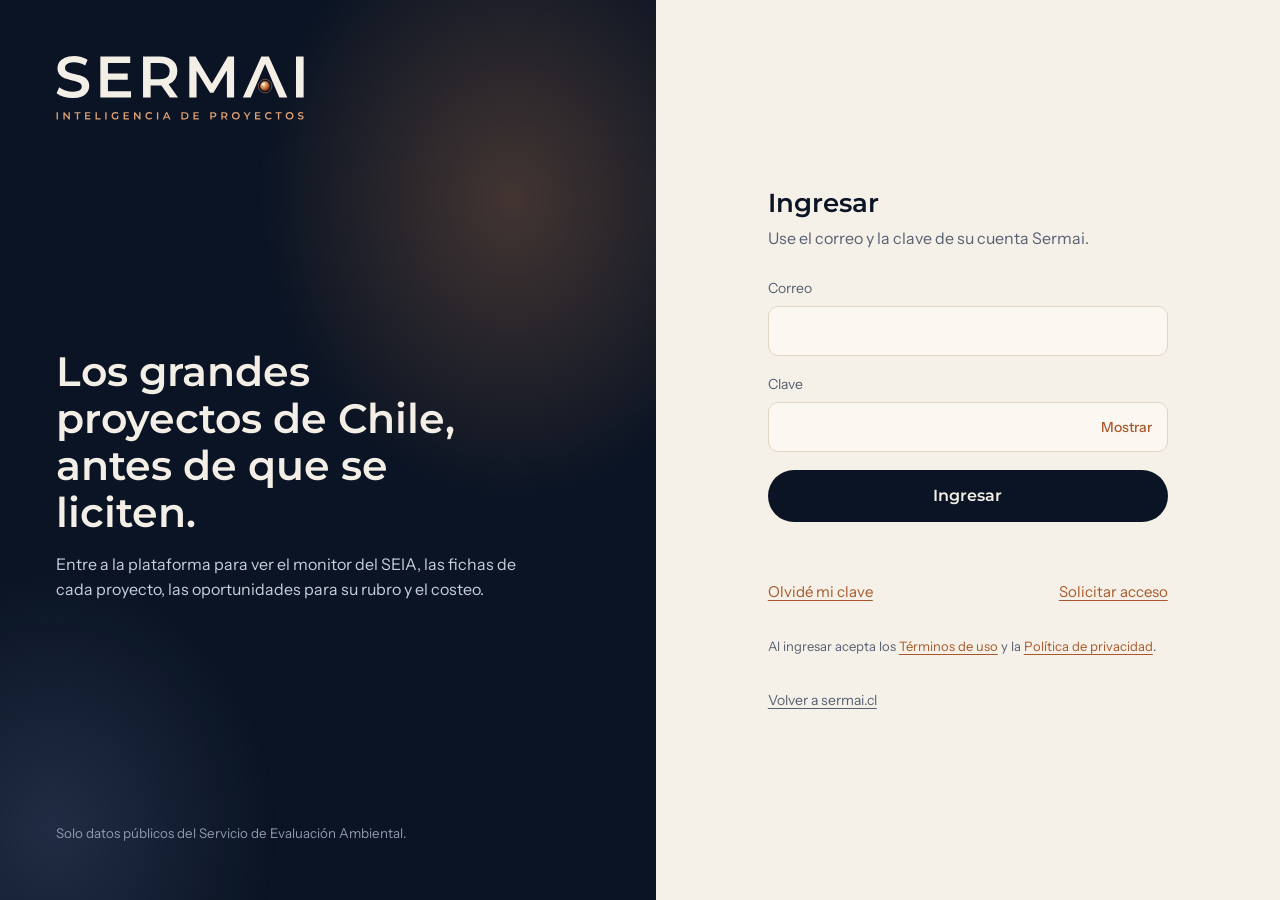
<file: app/index.html>
<!doctype html>
<html lang="es">
<head>
<meta charset="utf-8">
<meta name="viewport" content="width=device-width, initial-scale=1, viewport-fit=cover">
<meta name="robots" content="noindex, nofollow">
<meta name="theme-color" content="#f5f6fa">
<title>Plataforma · Sermai</title>
<link rel="icon" type="image/png" sizes="32x32" href="/icono-sermai-a-32.png"><link rel="icon" type="image/svg+xml" href="/icono-sermai-a.svg"><link rel="apple-touch-icon" sizes="180x180" href="/icono-sermai-a-180.png">
<link rel="preconnect" href="https://fonts.googleapis.com">
<link rel="preconnect" href="https://fonts.gstatic.com" crossorigin>
<link rel="stylesheet" href="https://fonts.googleapis.com/css2?family=Geologica:wght@300..800&family=Instrument+Sans:wght@400..700&display=swap">
<script>try{var t=localStorage.getItem("radar_tema");if(t==="light"||t==="dark")document.documentElement.dataset.theme=t}catch(e){}</script>
<style>
/* ---------- Colores: minerales del cobre (azurita, malaquita, cobre) sobre salar y noche de desierto ---------- */
:root{
  --bg:#f5f6fa;--panel:#fff;--panel2:#f8f9fc;--fg:#1b2238;--muted:#626b84;--line:#e2e5ee;--soft:#eceef5;
  --ink:#fff;--ink2:#eff1fb;--ink-line:#e2e5ee;--ink-line2:#c6cce4;--ink-fg:#1b2238;--ink-muted:#626b84;--ink-strong:#141a2e;--acc:#4c5fd5;--acc-fg:#fff;
  --pri:#4c5fd5;--pri-fg:#fff;--pri-soft:#e9ecfb;
  --ok:#1f8a6d;--ok-soft:#def2ea;--cu:#b8672f;--cu-soft:#f9ebdf;
  --warn:#8a6a10;--warn-soft:#f7eed2;--bad:#b5473d;--bad-soft:#f9e3df;
  --b1:#aab6ff;--b2:#9fe3cf;--b3:#ffd2b0;--blob:.5;
  --eval:var(--pri);--eval-soft:var(--pri-soft);
  --sh1:0 1px 2px rgba(27,34,56,.05);--sh2:0 14px 34px -16px rgba(27,34,56,.22);
  --r1:8px;--r2:14px;--r3:22px;
  --disp:Geologica,"Instrument Sans",system-ui,sans-serif;--body:"Instrument Sans",system-ui,sans-serif;
  --t1:140ms;--t2:260ms;--t3:600ms;--ease:cubic-bezier(.2,.7,.2,1);
}
@media (prefers-color-scheme:dark){:root:not([data-theme=light]){
  --bg:#0d1222;--panel:#151b30;--panel2:#111729;--fg:#e8ecf7;--muted:#9aa6c2;--line:#262f4d;--soft:#1c2440;
  --ink:#0b1020;--ink2:#161d36;--ink-line:#222b49;--ink-line2:#39446b;--ink-fg:#e8ecf7;--ink-muted:#9aa6c2;--ink-strong:#fff;--acc:#9fb0ff;--acc-fg:#0a1230;
  --pri:#9fb0ff;--pri-fg:#0a1230;--pri-soft:#1f2850;
  --ok:#6fd3b4;--ok-soft:#14332c;--cu:#eaa775;--cu-soft:#38271a;
  --warn:#e3c873;--warn-soft:#342c14;--bad:#f0998e;--bad-soft:#3a1f1c;
  --b1:#3f4fb8;--b2:#1f7a68;--b3:#8a4f2a;--blob:.32;
  --sh1:none;--sh2:0 10px 30px -12px rgba(0,0,0,.7);color-scheme:dark}}
:root[data-theme=dark]{
  --bg:#0d1222;--panel:#151b30;--panel2:#111729;--fg:#e8ecf7;--muted:#9aa6c2;--line:#262f4d;--soft:#1c2440;
  --ink:#0b1020;--ink2:#161d36;--ink-line:#222b49;--ink-line2:#39446b;--ink-fg:#e8ecf7;--ink-muted:#9aa6c2;--ink-strong:#fff;--acc:#9fb0ff;--acc-fg:#0a1230;
  --pri:#9fb0ff;--pri-fg:#0a1230;--pri-soft:#1f2850;
  --ok:#6fd3b4;--ok-soft:#14332c;--cu:#eaa775;--cu-soft:#38271a;
  --warn:#e3c873;--warn-soft:#342c14;--bad:#f0998e;--bad-soft:#3a1f1c;
  --b1:#3f4fb8;--b2:#1f7a68;--b3:#8a4f2a;--blob:.32;
  --sh1:none;--sh2:0 10px 30px -12px rgba(0,0,0,.7);color-scheme:dark}

/* ---------- Base ---------- */
*,*::before,*::after{box-sizing:border-box}
html{-webkit-text-size-adjust:100%;scroll-padding-top:120px}
body{margin:0;background:var(--bg);color:var(--fg);font:15px/1.55 var(--body);-webkit-font-smoothing:antialiased}
a{color:var(--pri);text-underline-offset:3px}
h1,h2,h3{font-family:var(--disp);margin:0;text-wrap:balance;letter-spacing:-.01em}
h1{font-weight:650;font-size:clamp(24px,3.2vw,32px);line-height:1.12}
h2{font-weight:600;font-size:18px;line-height:1.25}
h3{font-weight:600;font-size:16px;line-height:1.3}
p{margin:0}
button,input,select{font:inherit;color:inherit}
:focus-visible{outline:2px solid var(--pri);outline-offset:2px;border-radius:4px}
.skip{position:absolute;left:8px;top:-60px;background:var(--pri);color:var(--pri-fg);padding:10px 14px;border-radius:var(--r1);z-index:100;text-decoration:none}
.skip:focus{top:8px}
.ic{width:20px;height:20px;flex:none;fill:none;stroke:currentColor;stroke-width:1.75;stroke-linecap:round;stroke-linejoin:round}
.num{font-family:var(--disp);font-variant-numeric:tabular-nums}

/* ---------- Estructura: barra lateral + contenido ---------- */
.side{position:fixed;inset:0 auto 0 0;width:252px;background:var(--ink);color:var(--ink-fg);display:flex;flex-direction:column;padding:18px 12px 14px;gap:18px;overflow-y:auto;z-index:40;border-right:1px solid var(--ink-line)}
.brand{display:flex;align-items:center;gap:10px;color:var(--ink-fg);text-decoration:none;font:650 17px/1.1 var(--disp);padding:4px 8px}
.brand small{display:block;font:400 12px/1.2 var(--body);color:var(--ink-muted);margin-top:2px}
.mark{width:34px;height:34px;flex:none}
.mark .m1{fill:var(--pri-soft);stroke:var(--ink-line2)}.mark .m2{fill:none;stroke:var(--ink-line2)}.mark .m3{fill:var(--acc);opacity:.3}.mark .m4{stroke:var(--acc);stroke-width:1.5}.mark .blip{fill:var(--cu)}
.mark .sweep{transform-origin:20px 20px;animation:sweep 6s linear infinite}
.mark .blip{animation:blip 6s ease-out infinite}
@keyframes sweep{to{transform:rotate(360deg)}}
@keyframes blip{0%,12%{opacity:0}18%{opacity:1}60%,100%{opacity:0}}
.side nav{display:flex;flex-direction:column;gap:14px}
.grp{display:flex;flex-direction:column;gap:2px}
.grp>span{font-size:12px;color:var(--ink-muted);padding:0 10px 4px}
.side nav a,.side-foot a,.side-foot button{display:flex;align-items:center;gap:10px;padding:9px 10px;border-radius:var(--r1);color:var(--ink-muted);text-decoration:none;font-weight:500;font-size:14.5px;border:0;background:none;cursor:pointer;text-align:left;width:100%;transition:background var(--t1),color var(--t1)}
.side nav a:hover,.side-foot a:hover,.side-foot button:hover{background:var(--ink2);color:var(--ink-fg)}
.side nav a[aria-current=page]{background:var(--ink2);color:var(--ink-strong);box-shadow:inset 3px 0 0 var(--acc)}
.side nav a[aria-current=page] .ic{color:var(--acc)}
.side-foot{margin-top:auto;display:flex;flex-direction:column;gap:2px;border-top:1px solid var(--ink-line);padding-top:10px}
.stamp{font-size:12px;color:var(--ink-muted);padding:8px 10px 0;line-height:1.4}
.wrap{margin-left:252px;min-height:100vh;display:flex;flex-direction:column}
.bar{position:sticky;top:0;z-index:30;display:flex;align-items:center;gap:12px;padding:10px 28px;background:color-mix(in srgb,var(--bg) 88%,transparent);backdrop-filter:blur(10px);border-bottom:1px solid transparent;transition:border-color var(--t2)}
.bar.scrolled{border-bottom-color:var(--line)}
.bar .brand{display:none;color:var(--fg);padding:0}
.iconbtn{display:none;width:44px;height:44px;border-radius:var(--r1);border:1px solid var(--line);background:var(--panel);align-items:center;justify-content:center;cursor:pointer;flex:none}
.search{position:relative;flex:1;max-width:560px}
.search .ic{position:absolute;left:12px;top:50%;translate:0 -50%;color:var(--muted);pointer-events:none}
.search input[type=search]{width:100%;height:44px;padding:0 44px 0 40px;border:1px solid var(--line);border-radius:999px;background:var(--panel);box-shadow:var(--sh1)}
.search kbd{position:absolute;right:12px;top:50%;translate:0 -50%;font:500 12px var(--body);color:var(--muted);border:1px solid var(--line);border-radius:6px;padding:1px 7px;background:var(--panel2)}
.qres{position:absolute;left:0;right:0;top:50px;margin:0;padding:6px;list-style:none;background:var(--panel);border:1px solid var(--line);border-radius:var(--r2);box-shadow:var(--sh2);max-height:min(60vh,420px);overflow:auto;z-index:50}
.qres li{padding:9px 10px;border-radius:var(--r1);cursor:pointer;display:grid;grid-template-columns:minmax(0,1fr) auto;gap:2px 12px}
.qres li[aria-selected=true],.qres li:hover{background:var(--pri-soft)}
.qres b{font-weight:600;overflow:hidden;text-overflow:ellipsis;white-space:nowrap}
.qres small{color:var(--muted);grid-column:1;overflow:hidden;text-overflow:ellipsis;white-space:nowrap}
.qres em{font-style:normal;color:var(--muted);font-size:13px;grid-row:1/3;grid-column:2;align-self:center}
.qres .none{cursor:default;color:var(--muted);display:block}
.mechip{margin-left:auto;display:inline-flex;align-items:center;gap:8px;height:44px;padding:0 14px;border-radius:999px;border:1px solid var(--line);background:var(--panel);color:var(--fg);text-decoration:none;font-weight:500;font-size:14px;white-space:nowrap;max-width:240px;box-shadow:var(--sh1)}
.mechip span{overflow:hidden;text-overflow:ellipsis}
.mechip i{width:8px;height:8px;border-radius:50%;background:var(--line);flex:none}
.mechip.on i{background:var(--ok)}
main{width:100%;max-width:1120px;margin:0 auto;padding:20px 28px 96px;display:flex;flex-direction:column;gap:20px;outline:0}
main:focus-visible{outline:0}
.tabs,.scrim{display:none}

/* ---------- Piezas comunes ---------- */
.lead{color:var(--muted);margin-top:8px;max-width:68ch;font-size:16px}
.note{color:var(--muted);font-size:13.5px;max-width:78ch}
.desc{white-space:pre-line;max-width:76ch}
.count{color:var(--muted);font-size:14px}
.meta{color:var(--muted);font-size:13.5px}
.panel{background:var(--panel);border:1px solid var(--line);border-radius:var(--r2);padding:20px;display:flex;flex-direction:column;gap:12px;box-shadow:var(--sh1)}
.panel.hl{border-color:color-mix(in srgb,var(--pri) 45%,var(--line));background:linear-gradient(180deg,color-mix(in srgb,var(--pri-soft) 55%,var(--panel)),var(--panel) 120px)}
.panel>h2{display:flex;align-items:center;gap:10px}
.sub{font-weight:600;margin-top:6px}
.grid2{display:grid;grid-template-columns:repeat(auto-fit,minmax(min(100%,400px),1fr));gap:20px}
.back{display:inline-flex;align-items:center;gap:6px;font-size:14px;font-weight:500;text-decoration:none;align-self:flex-start;min-height:32px}
.back .ic{rotate:180deg;width:16px;height:16px}

/* cifras: una sola franja con divisiones, no una fila de tarjetas */
.kpis{display:grid;grid-template-columns:repeat(auto-fit,minmax(150px,1fr));background:var(--panel);border:1px solid var(--line);border-radius:var(--r2);overflow:hidden;box-shadow:var(--sh1)}
.kpi{padding:16px 18px;box-shadow:-1px 0 0 var(--line),0 -1px 0 var(--line)}
.kpi b{display:block;font:600 26px/1.15 var(--disp);font-variant-numeric:tabular-nums;letter-spacing:-.02em;overflow-wrap:anywhere}
.kpi span{color:var(--muted);font-size:13.5px;display:block;margin-top:2px}
.panel .kpis{box-shadow:none;background:var(--panel2)}

/* filtros */
.filters{display:flex;flex-wrap:wrap;gap:12px;align-items:end}
.filters label{display:flex;flex-direction:column;gap:5px;font-size:13px;font-weight:500;color:var(--muted);flex:1 1 170px;min-width:0}
select,input[type=text],input[type=search],input[type=number],input:not([type]){height:44px;color:var(--fg);background:var(--panel);border:1px solid var(--line);border-radius:var(--r1);padding:0 12px;width:100%;min-width:0;font-size:15px;transition:border-color var(--t1),box-shadow var(--t1)}
select:hover,input:hover{border-color:color-mix(in srgb,var(--pri) 40%,var(--line))}
select:focus,input:focus{outline:0;border-color:var(--pri);box-shadow:0 0 0 3px var(--pri-soft)}
.filterbar{background:var(--panel);border:1px solid var(--line);border-radius:var(--r2);padding:14px 16px;box-shadow:var(--sh1)}

/* botones */
.btn,.btn2{display:inline-flex;align-items:center;justify-content:center;gap:8px;min-height:44px;padding:0 18px;border-radius:var(--r1);font-weight:600;font-size:15px;cursor:pointer;text-decoration:none;align-self:flex-start;transition:transform var(--t1),background var(--t1),border-color var(--t1)}
.btn{background:var(--pri);color:var(--pri-fg);border:1px solid var(--pri)}
.btn:hover{background:color-mix(in srgb,var(--pri) 88%,#000)}
.btn2{background:var(--panel);color:var(--fg);border:1px solid var(--line);font-weight:500}
.btn2:hover{border-color:var(--pri);color:var(--pri)}
.btn:active,.btn2:active{transform:scale(.98)}
.more{align-self:center}
.row{display:flex;flex-wrap:wrap;gap:10px;align-items:center}

/* etiquetas */
.tags{display:flex;flex-wrap:wrap;gap:6px}
.tag{font-size:12.5px;line-height:1.5;padding:2px 9px;border-radius:12px;background:var(--soft);color:var(--fg);max-width:100%}
.tag.wrapok{white-space:normal}
.tag.rubro{background:var(--cu-soft);color:var(--cu);font-weight:600}
.tag.ok{background:var(--ok-soft);color:var(--ok);font-weight:600}
.tag.eval{background:var(--eval-soft);color:var(--eval);font-weight:600}
.tag.adm{background:var(--warn-soft);color:var(--warn);font-weight:600}
.tag.bad{background:var(--bad-soft);color:var(--bad);font-weight:600}

/* tarjeta de proyecto */
.list{display:flex;flex-direction:column;gap:10px}
.card{position:relative;background:var(--panel);border:1px solid var(--line);border-radius:var(--r2);padding:16px 18px 14px 22px;display:grid;grid-template-columns:minmax(0,1fr) auto;gap:10px 18px;text-decoration:none;color:inherit;box-shadow:var(--sh1);transition:border-color var(--t1),box-shadow var(--t2),transform var(--t2) var(--ease)}
.card::before{content:"";position:absolute;left:0;top:14px;bottom:14px;width:4px;border-radius:0 4px 4px 0;background:var(--rail,var(--line))}
.card.c-ok{--rail:var(--ok)}.card.c-eval{--rail:var(--pri)}.card.c-adm{--rail:var(--warn)}.card.c-bad{--rail:var(--bad)}
.card::after{content:"";position:absolute;inset:0;border-radius:inherit;pointer-events:none;opacity:0;transition:opacity var(--t2);background:radial-gradient(280px circle at var(--mx,50%) var(--my,50%),color-mix(in srgb,var(--pri) 9%,transparent),transparent 70%)}
a.card:hover::after{opacity:1}
.rv{opacity:0;transform:translateY(16px)}
.rv.in{opacity:1;transform:none;transition:opacity .55s var(--ease),transform .55s var(--ease)}
a.card:hover{border-color:color-mix(in srgb,var(--pri) 50%,var(--line));box-shadow:var(--sh2);transform:translateY(-1px)}
.card .tags+h3{margin-top:8px}
.card>.tags{grid-column:1/-1}
.meta.sp{display:flex;flex-wrap:wrap;gap:2px 16px}
.card .meta{margin-top:3px}
.inv{text-align:right;font:600 22px/1.1 var(--disp);font-variant-numeric:tabular-nums;white-space:nowrap;letter-spacing:-.02em}
.inv small{display:block;font:400 12.5px var(--body);color:var(--muted);letter-spacing:0;margin-top:2px}
.card .foot{grid-column:1/-1;display:flex;flex-wrap:wrap;gap:6px 14px;align-items:center;font-size:13.5px;color:var(--muted)}
.mini{display:flex;align-items:center;gap:10px;flex:1 1 260px;min-width:0;color:var(--fg)}
.track{flex:1;height:8px;border-radius:99px;background:var(--soft);overflow:hidden;min-width:60px}
.track i{display:block;height:100%;width:var(--w,0%);border-radius:99px;background:var(--pri);transform-origin:left;animation:grow var(--t3) var(--ease) both}
.track.ok i{background:var(--ok)}
@keyframes grow{from{transform:scaleX(0)}}
.why{grid-column:1/-1;font-size:14px;color:var(--muted);border-top:1px dashed var(--line);padding-top:10px}
.why b{color:var(--fg)}
.enter{animation:enter var(--t2) var(--ease) both;animation-delay:calc(var(--i,0)*28ms)}
@keyframes enter{from{opacity:0;transform:translateY(8px)}}

/* listas de definición, oportunidades, empresas */
.dl{display:grid;grid-template-columns:auto minmax(0,1fr);gap:8px 18px;margin:0;font-size:14.5px}
.dl dt{color:var(--muted)}.dl dd{margin:0}
.opps{display:flex;flex-direction:column;gap:10px;margin:0;padding:0;list-style:none}
.opps li{border-left:3px solid var(--cu);padding:2px 0 2px 14px}
.opps li.no{border-left-color:var(--line)}
.opps b{display:block}.opps span{font-size:13.5px;color:var(--muted)}
.emp{display:grid;grid-template-columns:repeat(auto-fill,minmax(min(100%,300px),1fr));gap:10px;margin:0;padding:0;list-style:none}
.emp li{border:1px solid var(--line);border-radius:var(--r1);padding:12px 14px;font-size:14.5px;background:var(--panel2);display:flex;flex-direction:column;gap:3px}
.emp b{display:block}.emp span{color:var(--muted);font-size:13.5px;display:block}
.soon{border:1px dashed var(--line);border-radius:var(--r2);padding:22px;color:var(--muted);background:var(--panel2);display:flex;flex-direction:column;gap:10px;align-items:flex-start}
.soon b{color:var(--fg);font:600 16px var(--disp)}
details>summary{font-weight:600;cursor:pointer;padding:6px 0;min-height:32px}
.actrow{margin:3px 0;font-size:14.5px;display:flex;flex-wrap:wrap;gap:4px 8px;align-items:baseline}
.actrow a{font-size:12.5px}

/* barras de mercado */
.bars{display:flex;flex-direction:column;gap:9px}
.bar-r{display:grid;grid-template-columns:minmax(90px,38%) minmax(0,1fr) auto;gap:10px;align-items:center;font-size:13.5px}
.bar-r>span:first-child{overflow:hidden;text-overflow:ellipsis;white-space:nowrap}
.bar-r .v{font:500 13px var(--disp);font-variant-numeric:tabular-nums;white-space:nowrap}

/* tablas */
.tw{overflow-x:auto}
.tbl{width:100%;border-collapse:collapse;font-size:14.5px}
.tbl th{font-size:13px;font-weight:500;color:var(--muted);text-align:left;padding:8px 10px;white-space:nowrap}
.tbl td{padding:12px 10px;vertical-align:middle;border-top:1px solid var(--line)}
.tbl td.n,.tbl th.n{text-align:right;font-variant-numeric:tabular-nums;white-space:nowrap}
.tbl td small{color:var(--muted)}.tbl .tag{white-space:nowrap}
.tbl tbody tr{transition:background var(--t1)}
.tbl.hov tbody tr:hover{background:var(--panel2)}
.tbl a{font-weight:600;text-decoration:none;color:var(--fg)}
.tbl a:hover{color:var(--pri)}
.tw.boxed{background:var(--panel);border:1px solid var(--line);border-radius:var(--r2);padding:4px 10px;box-shadow:var(--sh1)}
.tbl a:hover{text-decoration:underline}
.tbl .mini{min-width:130px}
.cost input,.cost select{height:40px}.cost select{min-width:84px;padding:0 8px}.cost tr.grp td{background:var(--pri-soft);font-weight:600;border-top:2px solid var(--line)}.cost tr.grp input{font-weight:600;min-width:220px}
.ring{--p:0;width:64px;height:64px;flex:none;position:relative;display:grid;place-items:center;font:600 16px var(--disp);font-variant-numeric:tabular-nums}
.ring svg{position:absolute;inset:0;rotate:-90deg}
.ring circle{fill:none;stroke-width:6;stroke:var(--soft)}
.ring circle+circle{stroke:var(--rc,var(--pri));stroke-linecap:round;stroke-dasharray:calc(var(--p)*1.634) 163.4;animation:ring var(--t3) var(--ease) both}
@keyframes ring{from{stroke-dasharray:0 163.4}}
.gauges{display:grid;grid-template-columns:repeat(auto-fit,minmax(min(100%,230px),1fr));gap:12px}
.gauge{display:flex;gap:14px;align-items:center;background:var(--panel2);border:1px solid var(--line);border-radius:var(--r2);padding:14px}
.gauge b{display:block;font:600 16px/1.25 var(--disp)}
.gauge span{font-size:13.5px;color:var(--muted)}
.gauge .cal{width:64px;height:64px;flex:none;border-radius:16px;background:var(--pri-soft);color:var(--pri);display:grid;place-items:center}
.gauge .cal .ic{width:28px;height:28px}

/* ---------- Flujograma 1: la ruta, del expediente al contrato ---------- */
.hero{background:var(--ink);color:var(--ink-fg);border:1px solid var(--ink-line);border-radius:var(--r3);padding:28px 28px 24px;display:flex;flex-direction:column;gap:8px;position:relative;overflow:hidden;isolation:isolate;box-shadow:var(--sh1)}
/* fondo vivo de la portada: manchas de color que derivan lento, curvas de nivel y una luz que sigue al cursor */
.aura{position:absolute;inset:0;z-index:-2;overflow:hidden;pointer-events:none}
.aura i{position:absolute;width:46%;aspect-ratio:1;border-radius:50%;filter:blur(70px);opacity:var(--blob);will-change:transform}
.aura i:nth-child(1){background:var(--b1);left:-8%;top:-45%;animation:drift1 22s ease-in-out infinite alternate}
.aura i:nth-child(2){background:var(--b2);right:-6%;top:-30%;animation:drift2 26s ease-in-out infinite alternate}
.aura i:nth-child(3){background:var(--b3);left:38%;bottom:-70%;animation:drift3 30s ease-in-out infinite alternate}
@keyframes drift1{to{transform:translate(22%,26%) scale(1.15)}}
@keyframes drift2{to{transform:translate(-26%,34%) scale(.9)}}
@keyframes drift3{to{transform:translate(-30%,-28%) scale(1.2)}}
.hero::before{content:"";position:absolute;inset:0;z-index:-1;pointer-events:none;background:repeating-radial-gradient(circle at 10% 135%,transparent 0 40px,color-mix(in srgb,var(--acc) 10%,transparent) 40px 41px)}
.hero::after{content:"";position:absolute;inset:0;z-index:-1;pointer-events:none;opacity:0;transition:opacity var(--t3);background:radial-gradient(380px circle at var(--mx,50%) var(--my,50%),color-mix(in srgb,var(--panel) 65%,transparent),transparent 70%)}
.hero:hover::after{opacity:1}
.hero h1{color:var(--ink-strong);max-width:22ch}
.hero .lead{color:var(--ink-muted)}
.ruta{margin-top:14px}
.ruta-map{position:relative;height:196px}
.ruta-map svg{position:absolute;inset:0;width:100%;height:100%;overflow:visible}
.ruta-map path{fill:none;stroke-width:2;vector-effect:non-scaling-stroke;stroke-linecap:round}
.ruta-map .base{stroke:var(--ink-line2);stroke-dasharray:1 7}

.ruta-map .comet{stroke:var(--acc);stroke-width:5;stroke-dasharray:2 98;animation:comet 7s linear infinite;filter:drop-shadow(0 0 5px var(--acc))}
@keyframes comet{from{stroke-dashoffset:100}to{stroke-dashoffset:0}}
.ruta-map .done{stroke:var(--acc);stroke-width:3;stroke-dasharray:100 100;stroke-dashoffset:calc(100 - var(--prog,0));transition:stroke-dashoffset 700ms var(--ease)}
.st{position:absolute;left:var(--x);top:var(--y);translate:-50% -50%;display:flex;flex-direction:column;align-items:center;gap:8px;background:none;border:0;padding:0;cursor:pointer;color:var(--ink-muted);width:150px;text-align:center;animation:pop 420ms var(--ease) both;animation-delay:calc(180ms + var(--i)*90ms)}
.st.up{flex-direction:column-reverse}
.st.up{translate:-50% calc(-100% + 23px)}
.st.dn{translate:-50% -23px}
@keyframes pop{from{opacity:0;scale:.8}}
.st .dot{width:46px;height:46px;border-radius:50%;display:grid;place-items:center;background:var(--ink);border:2px solid var(--ink-line2);color:var(--ink-fg);font:600 17px var(--disp);transition:background var(--t2),border-color var(--t2),color var(--t2),scale var(--t2) var(--ease);flex:none}
.st:hover .dot{border-color:var(--acc);scale:1.06}
.st.past .dot{border-color:var(--acc);color:var(--ink-strong)}
.st[aria-selected=true] .dot{background:var(--acc);border-color:var(--acc);color:var(--acc-fg);scale:1.12;box-shadow:0 0 0 6px color-mix(in srgb,var(--acc) 20%,transparent)}
.st .lb{display:flex;flex-direction:column;line-height:1.25}
.st:focus-visible{outline:0}.st:focus-visible .dot{outline:2px solid var(--ink-strong);outline-offset:3px}
.search input:not(:placeholder-shown)~kbd{display:none}
.st .lb b{font:600 14.5px var(--disp);color:var(--ink-fg)}
.st .lb small{font-size:12.5px}
.st[aria-selected=true] .lb b{color:var(--ink-strong)}
.ruta-detail{margin-top:8px;background:color-mix(in srgb,var(--ink) 72%,transparent);backdrop-filter:blur(8px);border:1px solid var(--ink-line);border-radius:var(--r2);padding:18px 20px;display:grid;grid-template-columns:minmax(0,1.3fr) minmax(0,1fr);gap:16px 28px;align-items:center}
.ruta-detail.swap>*{animation:enter var(--t2) var(--ease) both}
.ruta-detail h2{color:var(--ink-strong);font-size:20px}
.ruta-detail p{color:var(--ink-muted);margin-top:6px;max-width:60ch}
.ruta-detail .row{margin-top:14px}
.ruta-detail .btn{background:var(--acc);border-color:var(--acc);color:var(--acc-fg)}
.ruta-detail .btn:hover{background:color-mix(in srgb,var(--acc) 85%,var(--ink))}
.ruta-detail .btn2{background:transparent;border-color:var(--ink-line2);color:var(--ink-fg)}
.ruta-detail .btn2:hover{border-color:var(--acc);color:var(--ink-strong)}
.facts{display:flex;flex-wrap:wrap;gap:14px 28px}
.fact b{display:block;white-space:nowrap;font:600 22px/1.1 var(--disp);color:var(--ink-strong);font-variant-numeric:tabular-nums;letter-spacing:-.02em}
.fact span{font-size:13px;color:var(--ink-muted)}

/* ---------- Flujograma 2: las fases de la evaluación en el SEIA ---------- */
.seia{display:grid;grid-template-columns:repeat(5,minmax(0,1fr));position:relative;margin:4px 0 0;padding:0;list-style:none}
.seia::before,.seia::after{content:"";position:absolute;left:10%;right:10%;top:21px;height:4px;border-radius:4px;background:var(--line)}
.seia::before{background:repeating-linear-gradient(90deg,var(--line) 0 9px,transparent 9px 15px);background-size:15px 100%;animation:flow 1.1s linear infinite}
@keyframes flow{to{background-position:15px 0}}
@keyframes flowy{to{background-position:0 15px}}
.seia::after{right:auto;width:calc(80%*var(--prog,0));background:var(--pri);transition:width 700ms var(--ease);animation:growx 700ms var(--ease) both;transform-origin:left}
@keyframes growx{from{transform:scaleX(0)}}
.ph{position:relative;z-index:1;display:flex;flex-direction:column;align-items:center;gap:8px;background:none;border:0;padding:0 4px;cursor:pointer;text-align:center;width:100%;color:var(--muted)}
.ph .dot{width:46px;height:46px;border-radius:50%;display:grid;place-items:center;background:var(--panel);border:2px solid var(--line);font:600 16px var(--disp);color:var(--muted);transition:all var(--t2) var(--ease)}
.ph:hover .dot{border-color:var(--pri)}
.ph.past .dot{background:var(--pri);border-color:var(--pri);color:var(--pri-fg)}
.ph.now .dot{border-color:var(--pri);color:var(--pri);box-shadow:0 0 0 6px var(--pri-soft)}
.ph.now .dot::after{content:"";position:absolute;width:46px;height:46px;border-radius:50%;border:2px solid var(--pri);animation:ping 2.4s ease-out infinite}
@keyframes ping{from{opacity:.7;scale:1}to{opacity:0;scale:1.7}}
.ph.end.past .dot,.ph.end.now .dot{background:var(--ok);border-color:var(--ok);color:#fff;box-shadow:0 0 0 6px var(--ok-soft)}
.ph[aria-pressed=true] .dot{outline:2px solid var(--fg);outline-offset:3px}
.ph .txt{display:flex;flex-direction:column;gap:2px}
.ph b{font:600 14px/1.25 var(--disp);color:var(--fg)}
.ph small{font-size:12.5px;line-height:1.3}
.ph .cnt{font:600 20px/1 var(--disp);color:var(--fg);font-variant-numeric:tabular-nums}
.phinfo{background:var(--panel2);border:1px solid var(--line);border-radius:var(--r2);padding:14px 16px;display:flex;flex-direction:column;gap:6px}
.phinfo.swap>*{animation:enter var(--t2) var(--ease) both}
.phinfo b{font-family:var(--disp)}

/* ficha */
.fhead{display:flex;flex-direction:column;gap:12px}
.secnav{position:sticky;top:64px;z-index:20;display:flex;gap:6px;overflow-x:auto;padding:8px 0;background:var(--bg);scrollbar-width:none;margin:-8px 0}
.secnav::-webkit-scrollbar{display:none}
.secnav a{flex:none;padding:7px 14px;border-radius:999px;border:1px solid var(--line);background:var(--panel);color:var(--muted);text-decoration:none;font-size:14px;font-weight:500;transition:all var(--t1)}
.secnav a.on{background:var(--fg);color:var(--bg);border-color:var(--fg)}
.sec{display:flex;flex-direction:column;gap:20px;scroll-margin-top:128px}

/* ---------- El radar de hoy: cada punto es un proyecto ---------- */
.scope-g{display:grid;grid-template-columns:minmax(0,420px) minmax(0,1fr);gap:28px;align-items:center}
.scope-svg{width:100%;height:auto;overflow:visible;display:block}
.scope .bg{fill:var(--panel2)}.scope .ring{fill:none;stroke:var(--line)}.scope .core{fill:var(--ok-soft)}
.scope .axis{stroke:var(--line);stroke-dasharray:2 5}
.scope text{fill:var(--muted);font:500 12px var(--body)}
.scope .sw{transform-origin:210px 210px;animation:sweep 9s linear infinite}
.scope .sw path{fill:var(--pri);opacity:.1}.scope .sw line{stroke:var(--pri);stroke-width:1.5;opacity:.55}
.bl{cursor:pointer;fill:var(--pri);stroke:var(--pri);fill-opacity:.5;stroke-width:1;transform-box:fill-box;transform-origin:center;transition:transform var(--t1) var(--ease);animation:blipg 9s linear infinite;outline:0}
.bl.ok{fill:var(--ok);stroke:var(--ok)}.bl.adm{fill:var(--cu);stroke:var(--cu)}
@keyframes blipg{0%{fill-opacity:1}14%{fill-opacity:.5}100%{fill-opacity:.5}}
.bl:hover,.bl:focus-visible{transform:scale(1.4)}
.bl.sel{stroke:var(--fg);stroke-width:2.5;animation:none;fill-opacity:.95}
.scope-d{display:flex;flex-direction:column;gap:10px;min-width:0}
.scope-d.swap>*{animation:enter var(--t2) var(--ease) both}
.scope-d h3{font-size:19px}
.scope-d .mini{flex:none}
.lg{display:flex;flex-wrap:wrap;gap:6px 16px;font-size:13.5px;color:var(--muted)}
.lg i{display:inline-block;width:10px;height:10px;border-radius:50%;margin-right:6px}

/* favoritos y mapa */
.favb{display:inline-flex;align-items:center;gap:8px;min-height:44px;padding:0 16px;border-radius:999px;border:1px solid var(--line);background:var(--panel);color:var(--fg);font-weight:600;font-size:14.5px;cursor:pointer;align-self:flex-start;transition:all var(--t1)}
.favb:hover{border-color:var(--cu);color:var(--cu)}
.favb[aria-pressed=true]{background:var(--cu-soft);border-color:var(--cu);color:var(--cu)}
#mapa{height:70vh;min-height:420px;border:1px solid var(--line);border-radius:var(--r2);position:relative;z-index:0;isolation:isolate;overflow:hidden}
#mapa:not(.leaflet-container){padding:16px;color:var(--muted)}

/* mi empresa: casillas como fichas */
.checks{display:flex;flex-wrap:wrap;gap:8px;border:0;padding:0;margin:0}
.checks legend{font-size:13px;font-weight:500;color:var(--muted);padding:0;margin-bottom:8px}
.checks label{position:relative;display:inline-flex;align-items:center;gap:8px;min-height:40px;padding:0 14px 0 12px;border:1px solid var(--line);border-radius:999px;background:var(--panel);font-size:14.5px;cursor:pointer;transition:all var(--t1);user-select:none}
.checks label:hover{border-color:var(--pri)}
.checks input{appearance:none;width:18px;height:18px;border:1.5px solid var(--muted);border-radius:5px;margin:0;display:grid;place-items:center;flex:none;transition:all var(--t1)}
.checks input:checked{background:var(--pri);border-color:var(--pri)}
.checks input:checked::after{content:"";width:9px;height:5px;border:2px solid var(--pri-fg);border-top:0;border-right:0;rotate:-45deg;translate:0 -1px}
.checks label:has(input:checked){background:var(--pri-soft);border-color:var(--pri);color:var(--fg);font-weight:500}
.checks label:has(input:focus-visible){outline:2px solid var(--pri);outline-offset:2px}

/* costeo: composición del precio */
.stack{display:flex;height:14px;border-radius:99px;overflow:hidden;background:var(--soft)}
.stack i{display:block;transition:flex-grow var(--t2) var(--ease);min-width:0}
.legend{display:flex;flex-wrap:wrap;gap:6px 16px;font-size:13.5px;color:var(--muted)}
.legend i{display:inline-block;width:10px;height:10px;border-radius:3px;margin-right:6px}

/* novedades: línea de tiempo */
.day{display:flex;flex-direction:column;gap:10px;position:relative;padding-left:22px}
.day::before{content:"";position:absolute;left:5px;top:8px;bottom:-20px;width:2px;background:var(--line)}
.day:last-child::before{bottom:0}
.day>h2{font-size:15px;position:relative}
.day>h2::before{content:"";position:absolute;left:-22px;top:4px;width:12px;height:12px;border-radius:50%;background:var(--pri);box-shadow:0 0 0 4px var(--bg)}

/* carga */
.sk{border-radius:var(--r2);background:linear-gradient(90deg,var(--soft) 25%,var(--panel) 50%,var(--soft) 75%);background-size:200% 100%;animation:sk 1.4s linear infinite}
@keyframes sk{to{background-position:-200% 0}}

/* transición entre vistas */
::view-transition-old(root){animation:120ms ease-out both vout}
::view-transition-new(root){animation:260ms var(--ease) both vin}
@keyframes vout{to{opacity:0}}
@keyframes vin{from{opacity:0;transform:translateY(6px)}}

/* ---------- Celulares y tabletas ---------- */
@media (max-width:1020px){
  .side{translate:-100% 0;transition:translate var(--t2) var(--ease);width:min(300px,86vw);box-shadow:var(--sh2)}
  .side.open{translate:0 0}
  .scrim{display:block;position:fixed;inset:0;background:rgba(5,10,25,.5);z-index:35;opacity:0;pointer-events:none;transition:opacity var(--t2)}
  .scrim.open{opacity:1;pointer-events:auto}
  .wrap{margin-left:0}
  .bar{padding:8px 16px}
  .bar .brand{display:flex}.bar .brand span{display:none}
  .iconbtn{display:inline-flex}
  .search kbd{display:none}
  .mechip span{display:none}.mechip{padding:0;width:44px;justify-content:center}
  main{padding:14px 16px 110px}
  .tabs{display:grid;grid-template-columns:repeat(5,1fr);position:fixed;left:0;right:0;bottom:0;z-index:30;background:var(--panel);border-top:1px solid var(--line);padding:4px 4px calc(4px + env(safe-area-inset-bottom))}
  .tabs a,.tabs button{display:flex;flex-direction:column;align-items:center;justify-content:center;gap:2px;min-height:52px;border:0;background:none;color:var(--muted);text-decoration:none;font-size:11.5px;font-weight:500;border-radius:var(--r1);cursor:pointer}
  .tabs a[aria-current=page]{color:var(--pri)}
  .tabs a[aria-current=page] .ic{stroke-width:2.2}
  .secnav{top:60px}
}
@media (max-width:820px){
  .hero{padding:22px 18px 18px;border-radius:var(--r2)}
  .ruta-map{height:auto;display:grid;grid-template-columns:minmax(0,1fr) minmax(0,1fr);gap:8px}
  .st .lb{min-width:0}.st .lb b{font-size:13.5px;overflow-wrap:anywhere}
  .ruta-map svg{display:none}
  .st,.st.up,.st.dn{position:static;translate:none;flex-direction:row;width:auto;text-align:left;gap:10px;padding:8px;border-radius:var(--r2);border:1px solid var(--ink-line);min-height:60px}
  .st[aria-selected=true]{background:var(--ink2);border-color:var(--acc)}
  .st .dot{width:36px;height:36px;font-size:15px}
  .st[aria-selected=true] .dot{scale:1;box-shadow:none}
  .st .lb small{display:none}
  .ruta-detail{grid-template-columns:minmax(0,1fr);padding:16px}
  .scope-g{grid-template-columns:minmax(0,1fr)}
  .seia{grid-template-columns:minmax(0,1fr);gap:4px}
  .seia::before,.seia::after{left:22px;right:auto;top:23px;bottom:23px;width:4px;height:auto}
  .seia::before{background:repeating-linear-gradient(180deg,var(--line) 0 9px,transparent 9px 15px);background-size:100% 15px;animation-name:flowy}
  .seia::after{bottom:auto;width:4px;height:calc((100% - 46px)*var(--prog,0));animation-name:growy;transform-origin:top}
  @keyframes growy{from{transform:scaleY(0)}}
  .ph{flex-direction:row;text-align:left;gap:12px;padding:6px 0;min-height:52px;align-items:center}
  .ph .dot{flex:none}
  .ph .txt{display:flex;flex-direction:column}
  /* tablas que se vuelven tarjetas */
  .tbl.resp thead{display:none}
  .tbl.resp,.tbl.resp tbody,.tbl.resp tr,.tbl.resp td{display:block;width:100%}
  .tbl.resp tr{background:var(--panel);border:1px solid var(--line);border-radius:var(--r2);padding:12px 14px;margin-bottom:10px}
  .tbl.resp td{border:0;padding:4px 0;text-align:left!important;white-space:normal!important}
  .tbl.resp td[data-l]{display:grid;grid-template-columns:42% minmax(0,1fr);gap:10px;align-items:center}
  .tbl.resp td[data-l]::before{content:attr(data-l);color:var(--muted);font-size:13px}
}
@media (max-width:560px){
  .card{grid-template-columns:minmax(0,1fr);padding:14px 14px 12px 18px}
  .inv{text-align:left}
  .dl{grid-template-columns:minmax(0,1fr);gap:2px}.dl dt{margin-top:8px;font-size:13px}
  .panel{padding:16px}
  .kpis{grid-template-columns:1fr 1fr}
  .kpi b{font-size:22px}
  .bar-r{grid-template-columns:minmax(0,1fr) auto;gap:2px 10px}
  .bar-r .track{grid-column:1/-1;grid-row:2}
  .btn,.btn2{align-self:stretch}
  .filters label{flex:1 1 130px}
  .row .btn,.row .btn2{flex:1 1 auto}
}
@media (prefers-reduced-motion:reduce){
  *,*::before,*::after{animation-duration:.01ms!important;animation-delay:0s!important;animation-iteration-count:1!important;transition-duration:.01ms!important;scroll-behavior:auto!important}
  .mark .blip{opacity:1}
  .bl{fill-opacity:.6}
  .ruta-map .comet{display:none}
  ::view-transition-old(root),::view-transition-new(root){animation:none}
}
@media print{
  .side,.bar,.tabs,.back,.btn,.btn2,.filters,.secnav,.skip{display:none!important}
  .rv,.enter{opacity:1!important;transform:none!important;translate:none!important;animation:none!important}details>summary{list-style:none}.wrap{margin:0}body{background:#fff}main{padding:0;max-width:none}.panel,.kpis{box-shadow:none;break-inside:avoid}
}
</style>
<link rel="stylesheet" href="/sermai-tema.css">
<style>html.guard body{visibility:hidden}</style>
<script>document.documentElement.classList.add("guard");</script>
<script src="vendor/supabase.js"></script>
<script>
/* Acceso: solo cuentas habilitadas en plataforma_accesos (base Radar de Proyectos). */
window.SB_ACCESO=(function(){const ir=()=>location.replace("/ingresar/?volver="+encodeURIComponent(location.pathname+location.search+location.hash));
 try{const sb=window.SB_PRE||window.supabase.createClient("https://pufgxfjxvbgobkavecqo.supabase.co","sb_publishable_NTYEm1iPk_cet1ASTbpKTQ_TochumyH");
  sb.auth.getSession().then(async({data:{session}})=>{if(!session)return ir();const{data,error}=await sb.rpc("plataforma_tengo_acceso");if(error||data!==true)return ir();
   document.documentElement.classList.remove("guard");window.SB_USUARIO=session.user.email;const q=document.getElementById("quienSoy");if(q)q.textContent=session.user.email}).catch(ir);
  return sb}catch(e){ir();return null}})();
</script>
</head>
<body>
<a class="skip" href="#app">Saltar al contenido</a>
<aside class="side" id="side" aria-label="Menú principal">
  <a class="brand" href="#inicio">
    <svg class="smark" aria-hidden="true" xmlns="http://www.w3.org/2000/svg" viewBox="0 0 64 64"><defs><radialGradient id="ips" gradientUnits="userSpaceOnUse" cx="30.3" cy="36.1" r="7.5"><stop offset="0" stop-color="#fff0dc"/><stop offset=".18" stop-color="#f6bd88"/><stop offset=".55" stop-color="#cf7f47"/><stop offset=".85" stop-color="#8f4518"/><stop offset="1" stop-color="#6a2d0b"/></radialGradient></defs><rect width="64" height="64" rx="12" fill="#0a1424"/><path d="M14,48 L29.5,14 L34.5,14 L50,48 L44.6,48 L32,19.6 L19.4,48 Z" fill="#F4EFE6"/><circle cx="32" cy="38" r="5.2" fill="url(#ips)"/><ellipse cx="30.4" cy="35.8" rx="1.9" ry="1.0" fill="#fff" opacity=".55" transform="rotate(-28 30.4 35.8)"/></svg>
    <span>Sermai<small>Plataforma de proyectos</small></span>
  </a>
  <nav aria-label="Secciones" id="nav"></nav>
  <div class="side-foot">
    <a href="sala.html"><svg class="ic" viewBox="0 0 24 24" aria-hidden="true"><path d="M3 7a1 1 0 011-1h5l2 2h8a1 1 0 011 1v9a1 1 0 01-1 1H4a1 1 0 01-1-1z"/></svg>Sala de datos</a>
    <button type="button" id="tema"><svg class="ic" viewBox="0 0 24 24" aria-hidden="true"><path d="M20 14A8 8 0 0110 4a8 8 0 1010 10z"/></svg><span>Cambiar a modo oscuro</span></button>
    <button type="button" id="salirCuenta"><svg class="ic" viewBox="0 0 24 24" aria-hidden="true"><path d="M15 4h4a1 1 0 011 1v14a1 1 0 01-1 1h-4M10 16l-4-4 4-4M6 12h10"/></svg><span>Salir</span></button>
    <p class="stamp" id="quienSoy"></p>
    <p class="stamp" id="stamp"></p>
  </div>
</aside>
<div class="scrim" id="scrim"></div>
<div class="wrap">
  <header class="bar" id="bar">
    <button class="iconbtn" type="button" id="menu" aria-label="Abrir el menú" aria-controls="side" aria-expanded="false"><svg class="ic" viewBox="0 0 24 24" aria-hidden="true"><path d="M4 7h16M4 12h16M4 17h16"/></svg></button>
    <div class="search" role="search">
      <svg class="ic" viewBox="0 0 24 24" aria-hidden="true"><path d="M11 18a7 7 0 100-14 7 7 0 000 14zM20 20l-4-4"/></svg>
      <input id="q" type="search" placeholder="Buscar un proyecto o una empresa" aria-label="Buscar un proyecto o una empresa" role="combobox" aria-expanded="false" aria-controls="qres" aria-autocomplete="list" autocomplete="off">
      <kbd aria-hidden="true">/</kbd>
      <ul class="qres" id="qres" role="listbox" aria-label="Resultados" hidden></ul>
    </div>
    <a class="mechip" id="mechip" href="#empresa"><i></i><span>Configurar mi empresa</span></a>
  </header>
  <main id="app" tabindex="-1"><div class="sk" style="height:300px"></div><div class="sk" style="height:84px"></div><div class="sk" style="height:120px"></div><div class="sk" style="height:120px"></div><p class="count" role="status">Cargando proyectos…</p></main>
</div>
<nav class="tabs" id="tabs" aria-label="Accesos rápidos"></nav>
<script>
/* Datos: base "Radar de Proyectos". Solo se leen con sesión iniciada y acceso vigente (reglas RLS en la base). */
const SUPA="https://pufgxfjxvbgobkavecqo.supabase.co/rest/v1/";
const KEY="sb_publishable_NTYEm1iPk_cet1ASTbpKTQ_TochumyH";
const BASE_INICIAL="2026-11-22T03:00:00Z"; // los "nuevos" anteriores a esta fecha son la carga inicial
const NORTE=["Arica","Tarapacá","Antofagasta","Atacama","Coquimbo"];
const SECTOR={a:"Agua",b:"Transmisión eléctrica",c:"Energía",e:"Transporte e infraestructura vial",f:"Puertos",g:"Infraestructura urbana",h:"Inmobiliario",i:"Minería",j:"Ductos",k:"Industria",l:"Agroindustria",m:"Forestal",n:"Acuicultura","ñ":"Química y combustibles",o:"Saneamiento y agua",p:"Áreas protegidas"};
// Rubros de proveedores y reglas para detectar oportunidad. tip: letras de tipología; kw: palabras en la descripción.
const RUBROS=[
 {id:"carga",n:"Transporte de carga",pct:1.5,ref:"fletes e internación US$ 34,3 M de US$ 2.314,7 M (1,5%)",tip:["i","c","b","ñ","f","j","k"],kw:/transporte de|camion|insumos|concentrado|c[aá]todos|[aá]cido/i,min:20,why:"traslado de equipos, insumos y materiales"},
 {id:"sobredim",n:"Carga sobredimensionada",pct:0.5,tip:["c","b"],kw:/aerogenerador|e[oó]lic|transformador|molino|subestaci[oó]n/i,min:50,why:"equipos de gran tamaño (aerogeneradores, transformadores, molinos)"},
 {id:"personal",n:"Transporte de personal",pct:0.5,tip:["i"],kw:/campamento|faena|trabajadores|mano de obra/i,min:50,why:"traslado diario de trabajadores a faena"},
 {id:"campamento",n:"Campamento y alimentación",pct:3.8,ref:"campamento de construcción US$ 56,9 M más alimentación US$ 30,4 M, de un total de US$ 2.314,7 M (3,8%)",tip:["i"],kw:/campamento|alojamiento|casino/i,min:100,why:"alojamiento y alimentación durante la construcción"},
 {id:"tierra",n:"Movimiento de tierra y maquinaria",pct:6.7,ref:"desarrollo de mina US$ 70,1 M, movimiento de tierra masivo US$ 43,3 M, base y muro del tranque US$ 26,7 M y caminos US$ 15,9 M (6,7%)",tip:["i","e","a"],kw:/rajo|botadero|relaves|excavaci|movimiento de tierra|plataforma|caminos?|dep[oó]sito/i,min:10,why:"excavaciones, plataformas, caminos y depósitos"},
 {id:"aridos",n:"Áridos",pct:1,tip:["e"],kw:/[aá]ridos|empr[eé]stito|cantera/i,obra:/i\.5/,min:10,why:"extracción y suministro de áridos"},
 {id:"civil",n:"Obras civiles y montaje",pct:15,tip:["i","c","b","h","g","e","f","o","k","ñ","a","j","l","n"],kw:/construcci[oó]n|montaje|planta|obras/i,min:10,why:"construcción y montaje de las obras"},
 {id:"electrico",n:"Montaje eléctrico",pct:5,tip:["b","c"],kw:/l[ií]nea de transmisi[oó]n|subestaci[oó]n|fotovoltaic|bess|almacenamiento de energ[ií]a|tendido el[eé]ctrico/i,obra:/b\.[12]/,min:10,why:"líneas, subestaciones y conexión eléctrica"},
 {id:"agua",n:"Agua, desalación y piping",pct:2.8,ref:"planta de osmosis y distribución US$ 46,3 M, agua en puerto US$ 8,3 M y recuperación y transporte de agua US$ 9,2 M (2,8%); no incluye el ducto de concentrado (US$ 108 M, 4,7%)",tip:["a","o","j"],kw:/desalad|acueducto|impulsi[oó]n|emisario|ducto|tuber[ií]a|sistema h[ií]drico/i,obra:/o\.6|a\.1|j\./,min:10,why:"plantas de agua, acueductos e impulsión"},
 {id:"combustible",n:"Combustible y lubricantes",pct:2,tip:["i"],kw:/combustible|petr[oó]leo|di[eé]sel/i,min:100,why:"abastecimiento de combustible para equipos y faena"},
 {id:"peligrosas",n:"Sustancias peligrosas y explosivos",pct:1,tip:["ñ"],kw:/explosiv|[aá]cido sulf[uú]rico|sustancias peligrosas|reactivos/i,obra:/ñ\./,min:10,why:"transporte y manejo de sustancias peligrosas"},
 {id:"residuos",n:"Gestión de residuos",pct:0.5,tip:["i","o","ñ","k"],kw:/residuos|ril|riles|lodos/i,obra:/o\.|i\.3/,min:30,why:"retiro, transporte y disposición de residuos"},
 {id:"mantencion",n:"Mantenimiento industrial",pct:2,tip:["i","k","ñ"],kw:/operaci[oó]n|continuidad operacional|vida [uú]til/i,min:100,why:"mantención de planta y equipos durante la operación"},
 {id:"ambiental",n:"Monitoreo y servicios ambientales",pct:0.5,tip:["i","c","b","a","ñ","o","f","e"],kw:/monitoreo|seguimiento ambiental/i,min:30,why:"compromisos de monitoreo y seguimiento ambiental"}
];
let P=[],C=[],E=[],PE=[],N=[],G=[],SA=[],SR=[],CO=[],CE=[],ST={},TH=[];
const TAM=[["","Elige un tamaño",""],["micro","Micro (ventas hasta US$ 0,1 millones al año, aprox.)",0.1],["pequena","Pequeña (hasta US$ 1 millón al año, aprox.)",1],["mediana","Mediana (hasta US$ 4 millones al año, aprox.)",4],["grande","Grande (más de US$ 4 millones al año)",10]];
const TOPE=0.5; // supuesto: un contrato no debería superar la mitad de las ventas anuales de la empresa
function perfil(){try{const o=JSON.parse(localStorage.getItem("radar_empresa")||"null");if(o&&Array.isArray(o.rubros)){if(!Array.isArray(o.regiones))o.regiones=o.zona==="norte"?[...new Set(P.map(p=>p.region).filter(r=>NORTE.some(n=>(r||"").includes(n))))]:[];return o}}catch(e){}return null}
const enZona=(p,pf)=>!pf||!pf.regiones||!pf.regiones.length||pf.regiones.includes(p.region);
const calzaPerfil=(p,pf)=>pf&&enZona(p,pf)&&opps(p).some(o=>pf.rubros.includes(o.id));
function estim(p,r,pf){const paquete=(+p.inversion_mmusd||0)*r.pct/100;const tope=pf&&+pf.ventas>0?+pf.ventas*TOPE:null;return{paquete,tope,val:tope!=null?Math.min(paquete,tope):paquete,limita:tope!=null&&tope<paquete}}
const SECEMP={i:"mineria",c:"energia",b:"transmision",a:"agua",o:"agua",j:"agua",e:"infraestructura",f:"infraestructura",g:"infraestructura",h:"infraestructura",k:"industria","ñ":"industria",l:"industria"};
const TIPOEMP={epc:"Ingeniería y construcción (EPC)",constructora:"Constructora y montaje",ingenieria:"Ingeniería",registro:"Registro de proveedores",proveedor:"Proveedor de servicios"};
function empLi(e,extra){const li=el("li");li.append(el("b",null,e.nombre),el("span",null,(TIPOEMP[e.tipo]||e.tipo)+(e.descripcion?". "+e.descripcion:"")));if(extra)li.append(el("span",null,extra));if(e.canal)li.append(el("span",null,"Cómo contactar: "+e.canal));
  const links=el("span");if(e.url_proveedores){const a=el("a",null,e.tipo==="registro"?"Ir a la inscripción":"Canal de proveedores");a.href=e.url_proveedores;a.target="_blank";a.rel="noopener";links.append(a)}
  if(e.sitio){if(e.url_proveedores)links.append(document.createTextNode(" · "));const a=el("a",null,"Sitio web");a.href=e.sitio;a.target="_blank";a.rel="noopener";links.append(a)}
  if(e.fuente_url){if(e.url_proveedores||e.sitio)links.append(document.createTextNode(" · "));const a=el("a",null,"Fuente");a.href=e.fuente_url;a.target="_blank";a.rel="noopener";links.append(a)}
  if(e.verificado_at)links.append(document.createTextNode(" · verificado el "+fdate(e.verificado_at)));li.append(links);return li}
const $=s=>document.querySelector(s);
const el=(t,c,x)=>{const e=document.createElement(t);if(c)e.className=c;if(x!=null)e.textContent=x;return e};
const money=v=>(+v||0).toLocaleString("es-CL",{maximumFractionDigits:v<10?1:0});
const norm=s=>(s||"").normalize("NFD").replace(/[̀-ͯ]/g,"").toLowerCase();
const fdate=d=>d?d.split("-").reverse().join("/"):"";
const regionCorta=r=>(r||"").replace(/^Región (de la |del |de los |de )?/,"").replace("Metropolitana de Santiago","Metropolitana").replace("Libertador General Bernardo O'Higgins","O'Higgins").replace(" y de la Antártica Chilena","").replace(" del General Carlos Ibáñez del Campo","");
const esNorte=p=>NORTE.some(n=>(p.region||"").includes(n));
const MACROZ={norte:NORTE,centro:["Valparaíso","Metropolitana","Santiago","O'Higgins","Libertador","Maule"],sur:["Ñuble","Biobío","Bío","Araucanía","Los Ríos","Los Lagos","Aysén","Aisén","Magallanes"]};
const deZona=(p,z)=>!z||MACROZ[z].some(n=>(p.region||"").includes(n));
const sector=p=>SECTOR[(p.tipologia||"").trim().toLowerCase()[0]]||"Otro";
function plazo(p){const e=norm(p.estado);if(e.includes("aprobado"))return{t:"Corto plazo",c:"ok"};if(e.includes("admision")&&!e.includes("no admitido"))return{t:"Mediano plazo",c:"adm"};if(e.includes("calificacion"))return{t:"Mediano plazo",c:"eval"};return{t:"Cerrado",c:"bad"}}
const vigente=p=>plazo(p).t!=="Cerrado";
function opps(p){const letra=(p.tipologia||"").trim().toLowerCase()[0];const texto=(p.nombre||"")+" "+(p.descripcion||"")+" "+(p.tipologia_desc||"");const obras=(p.obras||[]).join(" ");const inv=+p.inversion_mmusd||0;
  return RUBROS.filter(r=>{if(inv<r.min)return false;const porTip=r.tip.includes(letra);const porKw=r.kw.test(texto);const porObra=r.obra?r.obra.test(obras):false;return (porTip&&(porKw||porObra))||(porKw&&porObra)||(porObra&&inv>=r.min*3)||(porTip&&["civil","carga","ambiental"].includes(r.id))||(["personal","campamento"].includes(r.id)&&peak(p)>=(r.id==="personal"?150:300))});}
const FUENTE="estudio de factibilidad del proyecto Santo Domingo (Atacama, 2024)";
const refCorta=r=>r.ref?"calibrado con el "+FUENTE:"supuesto sin validar";
const peak=p=>+p.mo_construccion_max||+p.mo_construccion_prom||0;
const nf=v=>Number(v).toLocaleString("es-CL");
function porque(r,p){if(["personal","campamento"].includes(r.id)&&peak(p))return r.why+" (el estudio declara "+nf(peak(p))+" trabajadores en el peak de construcción"+(p.mo_operacion_max?" y "+nf(p.mo_operacion_max)+" en operación":"")+")";return r.why}
function fillSel(sel,vals,first){sel.textContent="";sel.append(new Option(first,""));vals.forEach(v=>sel.append(new Option(v,v)))}
function header(t,lead){const h=el("header");h.append(el("h1",null,t));if(lead)h.append(el("p","lead",lead));return h}
const lastUpd=()=>{const m=P.reduce((a,p)=>p.actualizado_at>a?p.actualizado_at:a,"");return m?new Date(m).toLocaleString("es-CL",{dateStyle:"long",timeStyle:"short"}):""};

function vProyectos(app){
  app.append(header("Proyectos en el SEIA","Todos los proyectos presentados al Sistema de Evaluación de Impacto Ambiental en los últimos 12 meses. Entra a cada uno para ver su ficha."));
  app.append(el("p","count","Última lectura del SEIA: "+lastUpd()));
  const k=el("section","kpis");const vig=P.filter(vigente);
  k.append(kpi(P.length,"proyectos presentados"),kpi(P.filter(p=>plazo(p).t==="Mediano plazo").length,"en evaluación"),kpi(P.filter(p=>plazo(p).t==="Corto plazo").length,"aprobados"),kpi(P.filter(esNorte).length,"en el norte"),kpi("US$ "+money(vig.reduce((s,p)=>s+(+p.inversion_mmusd||0),0)/1000)+" mil M","inversión vigente"));
  app.append(k);
  const f=el("section","filters filterbar");f.innerHTML='<label for="fz">Zona<select id="fz"><option value="">Todo Chile</option><option value="norte">Zona norte</option><option value="centro">Zona central</option><option value="sur">Zona sur</option></select></label><label for="fr">Región<select id="fr"></select></label><label for="fs">Sector<select id="fs"></select></label><label for="fe">Estado<select id="fe"></select></label><label for="fq">Buscar<input id="fq" type="search" placeholder="Proyecto o titular"></label>';
  app.append(f);
  const cnt=el("p","count"),list=el("section","list"),slot=el("div");slot.style.display="flex";slot.style.justifyContent="center";app.append(cnt,list,slot);
  fillSel($("#fr"),[...new Set(P.map(p=>p.region))].filter(Boolean).sort((a,b)=>a.localeCompare(b,"es")),"Todas");
  fillSel($("#fs"),[...new Set(P.map(sector))].sort((a,b)=>a.localeCompare(b,"es")),"Todos");
  fillSel($("#fe"),[...new Set(P.map(p=>p.estado))].filter(Boolean),"Todos");
  const draw=()=>{const z=$("#fz").value,r=$("#fr").value,s=$("#fs").value,e=$("#fe").value,q=norm($("#fq").value.trim());
    const rows=P.filter(p=>deZona(p,z)&&(!r||p.region===r)&&(!s||sector(p)===s)&&(!e||p.estado===e)&&(!q||norm(p.nombre+" "+p.titular).includes(q)));
    list.textContent="";slot.textContent="";
    cnt.textContent=rows.length?rows.length+" proyectos, US$ "+money(rows.reduce((a,p)=>a+(+p.inversion_mmusd||0),0))+" millones en total":"Ningún proyecto calza con esos filtros. Prueba quitando alguno.";
    if(rows.length)slot.append(pager(list,rows,p=>card(p)))};
  ["fz","fr","fs","fe","fq"].forEach(id=>$("#"+id).addEventListener("input",draw));draw();
}
function vOpps(app){
  app.append(header("Oportunidades por rubro","Elige el rubro de tu empresa y la zona. Te mostramos los proyectos vigentes donde ese rubro tiene espacio y por qué."));
  const pn=el("section","panel hl");
  const f=el("div","filters");f.innerHTML='<label for="or">Rubro de tu empresa<select id="or"></select></label><label for="oz">Zona<select id="oz"><option value="">Todo Chile</option><option value="norte">Zona norte</option><option value="centro">Zona central</option><option value="sur">Zona sur</option></select></label><label for="op">% de la inversión para tu rubro (supuesto)<input id="op" type="number" min="0" max="100" step="0.1"></label>';
  pn.append(f);const res=el("div","kpis");pn.append(res);
  pn.append(el("p","note","Cómo leer la valorización: es el monto de inversión de los proyectos donde calza tu rubro, multiplicado por el porcentaje que tú indiques. El porcentaje inicial viene de un proyecto real cuando hay dato y es un supuesto cuando no lo hay (el detalle está al final de esta página): ajústalo con tu experiencia. Es un orden de magnitud para priorizar, no una cotización."));
  app.append(pn);
  const cnt=el("p","count"),list=el("section","list"),slot=el("div");slot.style.display="flex";slot.style.justifyContent="center";app.append(cnt,list,slot);
  {const d=el("details","panel");const sm=el("summary",null,"De dónde salen los porcentajes de cada rubro");sm.style.cssText="font-weight:600;cursor:pointer";d.append(sm);
   d.append(el("p","note","Comparamos con el desglose de inversión de un proyecto minero real del norte: el "+FUENTE+", una mina de cobre con planta, tranque, puerto y ductos, con inversión total de US$ 2.314,7 millones. Es un presupuesto de ingeniería detallado, no el costo final de una obra terminada, y es un solo proyecto minero: en proyectos solares o de transmisión las proporciones cambian. Los rubros sin dato siguen como supuesto."));
   const ul=el("ul","opps");RUBROS.forEach(r=>{const li=el("li");li.append(el("b",null,r.n+": "+String(r.pct).replace(".",",")+"%"),el("span",null,r.ref?"Dato del estudio: "+r.ref+".":"Supuesto de partida, sin dato comparable todavía."));ul.append(li)});d.append(ul);
   d.append(el("p","note","Otros datos del mismo estudio: ingeniería y adquisiciones US$ 47,8 M (2,1%), administración de la construcción US$ 108,3 M (4,7%), instalaciones temporales de obra US$ 35,6 M (1,5%), suministro y distribución eléctrica US$ 81,4 M (3,5%)."));
   const a=el("a",null,"Ver la fuente (Capstone Copper)");a.href="https://capstonecopper.com/news/capstone-announces-updated-santo-domingo-feasibility-study-building-a-world-class-district-in-chile/";a.target="_blank";a.rel="noopener";d.append(a);app.append(d)}
  const sel=$("#or");RUBROS.forEach(r=>sel.append(new Option(r.n,r.id)));
  let saved="";try{saved=localStorage.getItem("radar_rubro")||""}catch(e){}
  if(saved&&RUBROS.some(r=>r.id===saved))sel.value=saved;
  const setPct=()=>{$("#op").value=RUBROS.find(r=>r.id===sel.value).pct};setPct();
  const draw=()=>{const r=RUBROS.find(x=>x.id===sel.value),z=$("#oz").value,pct=Math.max(0,+$("#op").value||0);try{localStorage.setItem("radar_rubro",r.id)}catch(e){}
    const rows=P.filter(p=>vigente(p)&&deZona(p,z)&&opps(p).some(o=>o.id===r.id)).sort((a,b)=>b.inversion_mmusd-a.inversion_mmusd);
    const tot=rows.reduce((a,p)=>a+(+p.inversion_mmusd||0),0);
    res.textContent="";res.append(kpi(rows.length,"proyectos donde calzas"),kpi("US$ "+money(tot)+" M","inversión de esos proyectos"),kpi("US$ "+money(tot*pct/100)+" M","mercado potencial para tu rubro ("+pct+"%)"),kpi(rows.filter(p=>plazo(p).t==="Corto plazo").length,"ya aprobados (corto plazo)"));
    list.textContent="";slot.textContent="";
    cnt.textContent=rows.length?"Ordenados por inversión, de mayor a menor":"No encontramos proyectos vigentes para ese rubro en esta zona. Prueba con Todo Chile.";
    if(rows.length)slot.append(pager(list,rows,p=>{const w=el("p","why");w.append(el("b",null,"Por qué calza: "),document.createTextNode(porque(r,p)+". Valor estimado para tu rubro: US$ "+money((+p.inversion_mmusd||0)*pct/100)+" millones."));return card(p,w)}))};
  sel.addEventListener("input",()=>{setPct();draw()});$("#oz").addEventListener("input",draw);$("#op").addEventListener("input",draw);draw();
}
function group(rows,key,val){const m={};rows.forEach(p=>{const k=key(p);m[k]=(m[k]||0)+val(p)});return Object.entries(m).sort((a,b)=>b[1]-a[1])}
function vMercado(app){
  app.append(header("Mercado","Dónde está la inversión que viene. Solo proyectos vigentes: en admisión, en evaluación o aprobados."));
  const f=el("section","filters filterbar");f.innerHTML='<label for="mz">Zona<select id="mz"><option value="">Todo Chile</option><option value="norte">Zona norte</option><option value="centro">Zona central</option><option value="sur">Zona sur</option></select></label>';app.append(f);
  const out=el("div","grid2");app.append(out);
  const draw=()=>{const rows=P.filter(p=>vigente(p)&&deZona(p,$("#mz").value));const inv=p=>+p.inversion_mmusd||0;out.textContent="";
    out.append(bars("Inversión por región (US$ millones)",group(rows,p=>regionCorta(p.region),inv).slice(0,12),money),
      bars("Inversión por sector (US$ millones)",group(rows,sector,inv).slice(0,12),money),
      bars("Inversión por plazo (US$ millones)",group(rows,p=>plazo(p).t+(plazo(p).t==="Corto plazo"?" (aprobado)":" (en evaluación)"),inv),money),
      bars("Proyectos por rubro de proveedor (cantidad)",RUBROS.map(r=>[r.n,rows.filter(p=>opps(p).some(o=>o.id===r.id)).length]).sort((a,b)=>b[1]-a[1]),v=>v),
      bars("Proyectos con más trabajadores en el peak de construcción",rows.filter(peak).sort((a,b)=>peak(b)-peak(a)).slice(0,10).map(p=>[p.nombre.length>42?p.nombre.slice(0,40)+"…":p.nombre,peak(p)]),nf),
      bars("Trabajadores en el peak de construcción por región",group(rows.filter(peak),p=>regionCorta(p.region),peak).slice(0,10),nf),
      bars("Mayores titulares (US$ millones)",group(rows,p=>p.titular||"",inv).slice(0,10),money),
      bars("Consultoras ambientales con más proyectos (cantidad)",group(rows.filter(p=>p.consultora),p=>p.consultora,()=>1).slice(0,10),v=>v))};
  $("#mz").addEventListener("input",draw);draw();
  {const cp=cochilcoPanel();if(cp)app.append(cp)}
  {const cb=cobrePanel();if(cb)app.append(cb)}
  app.append(el("p","note","Montos declarados por cada titular en el SEIA. Corto plazo: proyecto aprobado. Mediano plazo: en admisión o en evaluación. Los trabajadores son los declarados en cada estudio y solo cuentan los proyectos cuyo estudio ya fue leído. El largo plazo (proyectos en estudio que aún no entran al SEIA) se sumará con datos de Cochilco."));
}
const CIERRE=[["civil","Desmontaje y retiro de instalaciones"],["residuos","Retiro y disposición de residuos"],["tierra","Reperfilado y cierre de terrenos"],["ambiental","Monitoreo posterior al cierre"]];
const ACT={
 a:{n:"Obras hidráulicas (embalses, presas, acueductos)",c:[["tierra","Excavación y construcción de muros"],["aridos","Áridos y rellenos"],["civil","Hormigones y obras civiles"],["agua","Tuberías, válvulas y bombas"],["carga","Transporte de materiales"]],o:[["mantencion","Mantenimiento de obras y equipos"],["ambiental","Monitoreo de aguas"]]},
 b1:{n:"Línea de transmisión eléctrica",c:[["tierra","Caminos de acceso y plataformas"],["civil","Fundaciones de torres"],["electrico","Montaje de torres y tendido de cables"],["carga","Transporte de estructuras y carretes"],["personal","Traslado de cuadrillas"]],o:[["mantencion","Mantenimiento de la línea y su franja"]]},
 b2:{n:"Subestación eléctrica",c:[["tierra","Nivelación de plataforma"],["civil","Fundaciones y edificio de control"],["electrico","Montaje de equipos y cableado"],["sobredim","Traslado de transformadores"]],o:[["mantencion","Mantenimiento eléctrico"]]},
 c:{n:"Central generadora (solar, eólica, térmica o baterías)",c:[["tierra","Despeje, nivelación y caminos internos"],["civil","Fundaciones e hincado de estructuras"],["electrico","Montaje eléctrico y cableado"],["carga","Transporte de paneles, baterías y contenedores"],["sobredim","Traslado de aspas, torres y transformadores"],["agua","Agua industrial en camiones aljibe"],["campamento","Alimentación e instalación de faena"],["personal","Transporte de trabajadores"],["residuos","Retiro de embalajes y residuos de obra"]],o:[["mantencion","Mantenimiento y lavado de equipos"],["agua","Agua para lavado y servicios"],["ambiental","Monitoreos comprometidos"],["residuos","Retiro de residuos"]]},
 e:{n:"Caminos, vías férreas, aeropuertos o terminales",c:[["tierra","Movimiento de tierra y terraplenes"],["aridos","Áridos, base y asfalto"],["civil","Puentes, estructuras y obras de arte"],["carga","Transporte de materiales"],["personal","Transporte de trabajadores"]],o:[["mantencion","Conservación de la vía"]]},
 f:{n:"Puerto o terminal marítimo",c:[["civil","Obras marítimas, muelles y montaje"],["tierra","Rellenos y explanadas"],["sobredim","Traslado de grúas y equipos"],["carga","Transporte de materiales"]],o:[["carga","Transporte de carga hacia y desde el puerto"],["mantencion","Mantenimiento de equipos portuarios"],["residuos","Gestión de residuos"]]},
 g:{n:"Proyecto urbano o turístico",c:[["tierra","Urbanización y movimiento de tierra"],["aridos","Áridos y hormigón"],["civil","Edificación y obras civiles"],["electrico","Redes eléctricas"],["agua","Redes de agua y alcantarillado"]],o:[["mantencion","Mantención de instalaciones"],["residuos","Retiro de residuos"]]},
 i1:{n:"Mina y planta de procesamiento",c:[["tierra","Prestripping, caminos mineros y plataformas"],["civil","Obras civiles y montaje de la planta"],["electrico","Montaje eléctrico e instrumentación"],["sobredim","Traslado de molinos, chancadores y camiones mineros"],["carga","Transporte de equipos, acero e insumos"],["campamento","Campamento y alimentación"],["personal","Transporte de trabajadores"],["combustible","Combustible para maquinaria"],["peligrosas","Explosivos y tronadura"]],o:[["carga","Transporte de insumos, ácido y productos"],["mantencion","Mantenimiento de planta y equipos"],["campamento","Campamento y alimentación"],["personal","Transporte de turnos"],["combustible","Combustible y lubricantes"],["peligrosas","Explosivos y reactivos"],["residuos","Gestión de residuos"],["ambiental","Monitoreo ambiental"]]},
 i2:{n:"Prospecciones mineras (sondajes)",c:[["tierra","Caminos y plataformas de sondaje"],["agua","Agua para perforación en aljibes"],["combustible","Combustible"],["campamento","Campamento temporal"],["personal","Transporte de cuadrillas"]],o:[["ambiental","Monitoreo y cierre de plataformas"]]},
 i3:{n:"Depósitos de relaves, estériles o ripios",c:[["tierra","Construcción de muros y preparación del terreno"],["aridos","Material de empréstito"],["agua","Tuberías de relaves y recuperación de agua"],["civil","Obras de drenaje e impermeabilización"]],o:[["tierra","Crecimiento del muro y manejo del depósito"],["mantencion","Mantenimiento de bombas y tuberías"],["ambiental","Monitoreo de aguas y estabilidad"]]},
 i4:{n:"Petróleo y gas",c:[["tierra","Plataformas y caminos"],["civil","Montaje de instalaciones"],["agua","Tuberías y ductos"],["carga","Transporte de equipos"]],o:[["mantencion","Mantenimiento"],["peligrosas","Transporte de combustibles"],["residuos","Gestión de residuos"]]},
 i5:{n:"Extracción de áridos",c:[["tierra","Apertura de frentes y caminos"]],o:[["aridos","Extracción y venta de áridos"],["carga","Transporte de áridos"],["combustible","Combustible"],["mantencion","Mantenimiento de maquinaria"]]},
 j:{n:"Ductos (acueductos, mineroductos, gasoductos)",c:[["tierra","Excavación de zanjas y pista"],["agua","Suministro y montaje de tuberías"],["civil","Estaciones de bombeo y obras civiles"],["carga","Transporte de tuberías"],["personal","Traslado de cuadrillas"]],o:[["mantencion","Mantenimiento de ductos y bombas"],["ambiental","Monitoreo del trazado"]]},
 k:{n:"Planta industrial",c:[["tierra","Preparación del terreno"],["civil","Obras civiles y montaje"],["electrico","Montaje eléctrico"],["sobredim","Traslado de equipos mayores"],["carga","Transporte de materiales"]],o:[["carga","Transporte de materias primas y productos"],["mantencion","Mantenimiento industrial"],["residuos","Gestión de residuos"],["combustible","Combustible"]]},
 l:{n:"Agroindustria o plantel de animales",c:[["tierra","Preparación del terreno"],["civil","Galpones y obras civiles"],["agua","Redes de agua y tratamiento"]],o:[["carga","Transporte de insumos y productos"],["residuos","Manejo de residuos y purines"],["mantencion","Mantención"]]},
 m:{n:"Proyecto forestal o industria de la madera",c:[["tierra","Caminos forestales"],["civil","Montaje de instalaciones"]],o:[["carga","Transporte de madera y productos"],["mantencion","Mantenimiento de equipos"],["combustible","Combustible"]]},
 n:{n:"Centro de cultivo acuícola",c:[["civil","Instalación de estructuras y fondeos"],["carga","Transporte de equipos"]],o:[["carga","Transporte de alimento y cosecha"],["residuos","Retiro de residuos y mortalidad"],["mantencion","Mantención de centros"],["ambiental","Monitoreos ambientales"]]},
 "ñ":{n:"Sustancias peligrosas (producción, almacenamiento o transporte)",c:[["civil","Bodegas, estanques y obras de contención"],["electrico","Sistemas eléctricos y de control"]],o:[["peligrosas","Transporte y manejo de sustancias peligrosas"],["combustible","Suministro de combustibles"],["residuos","Residuos peligrosos"],["mantencion","Mantenimiento de estanques y equipos"],["ambiental","Monitoreo"]]},
 o:{n:"Saneamiento (agua, alcantarillado, residuos)",c:[["tierra","Excavaciones y zanjas"],["agua","Tuberías, plantas de tratamiento y bombas"],["civil","Obras civiles"],["electrico","Montaje eléctrico"]],o:[["mantencion","Operación y mantenimiento"],["residuos","Transporte y disposición de lodos y residuos"],["ambiental","Monitoreo de descargas"]]}};
ACT.h=ACT.g;
function actDe(cod){const m=norm(String(cod||"")).replace("ñ","ñ").match(/^\s*([a-zñ])\s*[.\-]?\s*(\d+)?/);const raw=String(cod||"").trim().toLowerCase();const l=raw[0]==="ñ"?"ñ":(m?m[1]:"");const n=m&&m[2]?m[2][0]:"";return ACT[l+n]||ACT[l]||null}
function actividades(p){const out=[];[p.tipologia,...(p.obras||[])].forEach(c=>{const a=actDe(c);if(a&&!out.includes(a))out.push(a)});return out}
const ACTKW=[["tierra",/movimiento de tierra|excavaci|rajo|botadero|camino|plataforma|terrapl|acondicionamiento del terreno|prestripping|dep[oó]sito de/i],["aridos",/[aá]rido|empr[eé]stito/i],["civil",/construcci[oó]n|obras civiles|montaje|hormig|edific|instalaci[oó]n de faena/i],["electrico",/el[eé]ctric|subestaci|l[ií]nea de transmisi/i],["agua",/agua|acueducto|impulsi|desal|tuber/i],["combustible",/combustible|lubricante/i],["peligrosas",/explosivo|sustancias peligrosas|tronadura|reactivo/i],["residuos",/residuo|riles|rises/i],["campamento",/campamento|alojamiento|alimentaci|casino/i],["personal",/mano de obra|transporte de personal/i],["carga",/flujo y transporte|transporte de (insumos|materiales|carga)|equipos y maquinaria|materiales de construcci/i],["mantencion",/mantenci|mantenimiento/i],["ambiental",/emision|monitoreo|ruido/i]];
function actRealPanel(p){const A=p.actividades;if(!A)return null;const G=[["obras","Partes y obras del proyecto"],["construccion","Fase de construcción"],["operacion","Fase de operación"],["cierre","Fase de cierre"]].filter(([k])=>(A[k]||[]).length);if(!G.length)return null;
  const pf=perfil();const mios=pf?pf.rubros||[]:[];const s=el("section","panel");s.append(el("h2",null,"Actividades del proyecto según el estudio"),el("p","note","Son los títulos del capítulo de descripción del estudio, con su página. Al lado de cada actividad va el servicio que normalmente se contrata para hacerla."+(mios.length?" Los de tu rubro van destacados.":"")));
  let mias=0;G.forEach(([k,t],gi)=>{const d=el("details");if(gi===1||(gi===0&&G.length===1))d.open=true;const sm=el("summary",null,t+" ("+A[k].length+")");sm.style.cssText="font-weight:600;cursor:pointer;margin:8px 0 4px";d.append(sm);
    A[k].forEach(x=>{const r=el("div");r.style.cssText="margin:3px 0;padding-left:"+(Math.max(0,(x.n||1)-1)*16)+"px;font-size:14px";if((x.n||1)===1)r.style.fontWeight="600";r.append(document.createTextNode(x.t+" "));
      if(p.pdf_resumen&&p.pdf_resumen!=="-"){const a=el("a",null,"pág. "+x.p);a.href="https://seia.sea.gob.cl"+p.pdf_resumen+"#page="+x.p;a.target="_blank";a.rel="noopener";a.style.cssText="font-weight:400;font-size:12px";r.append(a)}else r.append(el("span","meta","pág. "+x.p));
      ACTKW.filter(([id,re])=>re.test(x.t)).slice(0,3).forEach(([id])=>{const rb=RUBROS.find(q=>q.id===id);if(!rb)return;const m=mios.includes(id);if(m)mias++;const tg=el("span","tag"+(m?" rubro":""),rb.n);tg.style.cssText="margin-left:6px;font-weight:"+(m?600:400);r.append(tg)});d.append(r)});s.append(d)});
  if(mios.length)s.append(el("p","note",mias?"Tu empresa calza en "+mias+(mias===1?" actividad":" actividades")+" de este estudio.":"No encontramos actividades de este estudio que calcen con los rubros que marcaste en Mi empresa."));
  return s}
function actPanel(p){const as=actividades(p);if(!as.length)return null;const pf=perfil();const mios=pf?pf.rubros||[]:[];const s=el("section","panel");
  s.append(el("h2",null,"Qué servicios genera cada parte del proyecto"),el("p","note","Cada parte sale de las categorías que el dueño declaró en el SEIA. Los servicios son los que normalmente se contratan para ese tipo de obra en cada fase: es una guía, no una lista de licitaciones."+(mios.length?" Los de tu rubro van destacados.":"")));
  const fila=(t,l)=>{const d=el("div");d.style.cssText="margin:6px 0";const b=el("span","meta",t+": ");b.style.fontWeight="600";d.append(b);const tg=el("span","tags");tg.style.cssText="display:inline-flex;vertical-align:middle";l.forEach(([r,x])=>{const sp=el("span","tag"+(mios.includes(r)?" rubro":""),x);const rb=RUBROS.find(q=>q.id===r);if(rb)sp.title=rb.n;tg.append(sp)});d.append(tg);return d};
  as.forEach(a=>{const h=el("p",null,a.n);h.style.cssText="font-weight:600;margin:14px 0 2px";s.append(h,fila("Construcción",a.c),fila("Operación",a.o),fila("Cierre",a.x||CIERRE))});
  const pk=peak(p);if(pk){s.append(el("p","note","Además, con "+nf(pk)+" trabajadores en el peak de construcción el proyecto necesita transporte de personal, alimentación y alojamiento durante toda la obra."))}
  if(mios.length){const n=as.reduce((t,a)=>t+[a.c,a.o,a.x||CIERRE].flat().filter(([r])=>mios.includes(r)).length,0);s.append(el("p","note",n?"Tu empresa calza en "+n+(n===1?" partida":" partidas")+" de este proyecto.":"Ninguna de estas partidas coincide con los rubros que marcaste en Mi empresa."))}
  return s}
const DUR={DIA:{def:399,i:410,c:368,b:368,e:349,f:349,a:360,j:360,k:376,o:426,l:463},EIA:{def:1124}};
const mesAno=d=>d.toLocaleDateString("es-CL",{month:"long",year:"numeric"});
function avance(p){if(!p.fecha_presentacion)return null;const e=norm(p.estado);const tipo=(p.tipo||"").toUpperCase()==="EIA"?"EIA":"DIA";const l=(p.tipologia||"").trim().toLowerCase()[0];const T=DUR[tipo][l]||DUR[tipo].def;const ini=new Date(p.fecha_presentacion+"T12:00:00");const d=Math.max(0,Math.round((Date.now()-ini)/864e5));const add=n=>new Date(ini.getTime()+n*864e5);
  const est=e.includes("aprobado")?"aprobado":e.includes("calificacion")?"eval":(e.includes("admision")&&!e.includes("no admitido"))?"adm":"cerrado";const f=d/T;
  const a={tipo,T,d,f,est,fecha:add(T),min:add(Math.round(T*.75)),max:add(Math.round(T*1.25)),paso:est==="adm"?1:f<.15?2:f<.75?3:4,sec:DUR[tipo][l]?sector(p):null};
  // porcentaje de avance del trámite: por hitos del expediente cuando se leyó; si no, por tiempo transcurrido
  const g=est==="eval"&&p.etapa?p.etapa:null;a.real=!!g;
  a.pct=est==="aprobado"?100:est==="adm"?5:est!=="eval"?null:!g?Math.round(Math.min(90,10+80*f)):g.rca?100:g.ice?92:!g.icsara?Math.round(10+Math.min(20,20*f/.3)):[0,g.adenda>=g.icsara?55:40,g.adenda>=g.icsara?75:65,g.adenda>=g.icsara?85:80][Math.min(g.icsara,3)];
  if(a.pct!=null&&a.pct<100){const hoy=Date.now(),rest=Math.round((1-a.pct/100)*T),dd=n=>new Date(hoy+n*864e5);
    if(g||f>1){a.fecha=dd(rest);a.min=dd(Math.round(rest*.6));a.max=dd(Math.round(rest*1.5))}a.fin=true}
  // probabilidad histórica de aprobación según la etapa a la que llegó
  const h=(ST.aprobacion||{})[tipo];if(h&&(est==="eval"||est==="adm")){const A=(h.aprobado||0)+(h.caducado||0)+(h.revocado||0)+(h.renuncia||0),R=h.rechazado||0,D=(h.desistido||0)+(h.abandonado||0),NC=h.no_calificado||0,NA=h.no_admitido||0;
    const niv=est==="adm"?0:!g?1:g.ice?3:g.icsara?2:1;const den=[A+R+D+NC+NA,A+R+D+NC,A+R+D,A+R][niv];if(den>0){a.prob=Math.round(100*A/den);a.probNiv=niv;a.probN=den}}
  return a}
const tkey=s=>norm(s).replace(/[.,]/g,"").replace(/\s+/g," ").trim();
const DD=[
 ["Situación tributaria (SII)","Si tiene inicio de actividades, su giro y si registra observaciones tributarias. Se consulta con el RUT de la empresa.","https://www.chileatiende.gob.cl/fichas/3130-situacion-tributaria-de-terceros"],
 ["Quiebra o reorganización (Superintendencia de Insolvencia)","Si la empresa está en liquidación o renegociando sus deudas. Es la señal más directa de riesgo de no pago.","https://www.chileatiende.gob.cl/fichas/4676-certificado-de-procedimientos-concursales-y-quiebras"],
 ["Juicios (Poder Judicial)","Causas civiles, laborales y de cobranza donde la empresa aparece como demandada. Muchas demandas de proveedores son mala señal.","https://www.chileatiende.gob.cl/fichas/10087-consulta-de-estado-de-causas"],
 ["Sanciones ambientales (Superintendencia del Medio Ambiente)","Procesos sancionatorios y fiscalizaciones de sus faenas. Una sanción grave puede detener el proyecto.","https://snifa.sma.gob.cl"],
 ["Conducta laboral (Dirección del Trabajo)","La Dirección del Trabajo publica las empresas condenadas por prácticas antisindicales. Úsalo sobre todo para revisar constructoras y contratistas.","https://www.dt.gob.cl"]];
const nucRS=x=>tkey(x).replace(/\b(s a|sa|spa|ltda|limitada|scm|eirl)\b/g,"").replace(/\s+/g," ").trim();
const mismaRS=(x,k)=>{const r=tkey(x.razon_social||"");return !r||r.includes(k)||nucRS(r)===nucRS(k)};
function ddPanel(t,keys){const s=el("section","panel");s.append(el("h2",null,"Revisar a la empresa antes de ofertar"),el("p","note","Antes de comprometer equipos o dar crédito, revisa a "+t+" en estas fuentes oficiales y públicas. Cada consulta se hace en el sitio del organismo con el nombre o el RUT de la empresa. Esta página no guarda ni muestra esos resultados."));
  const ul=el("ul","emp");DD.forEach(([n,q,u])=>{const li=el("li");li.append(el("b",null,n),el("span",null,q));const a=el("a",null,"Abrir la consulta");a.href=u;a.target="_blank";a.rel="noopener";const sp=el("span");sp.append(a);li.append(sp);ul.append(li)});s.append(ul);
  const rev=SR.filter(r=>(keys||[]).includes(r.titular_key));if(rev.length){const fs=SA.filter(x=>keys.includes(x.titular_key));const f=String(rev.map(r=>r.revisado_at).sort()[0]).slice(0,10);
    const h=el("p",null,"Sanciones ambientales: ya lo revisamos por ti");h.style.cssText="font-weight:600;margin:14px 0 0";s.append(h);
    if(!fs.length)s.append(el("p","note","El "+fdate(f)+" buscamos a esta empresa en el registro de la Superintendencia del Medio Ambiente y no encontramos procesos sancionatorios a su nombre. Si opera con otra razón social, puede tenerlos bajo ese nombre."));
    else{const mia=x=>keys.some(k=>mismaRS(x,k));const prop=fs.filter(mia),par=fs.filter(x=>!mia(x));
      const lista=l=>{const u2=el("ul","emp");l.slice(0,12).forEach(x=>{const li=el("li");li.append(el("b",null,x.expediente+" · "+(x.unidad||"")),el("span",null,"A nombre de: "+(x.razon_social||"").trim()),el("span",null,"Estado: "+(x.estado||"sin información")+(x.region?" · "+x.region:"")));if(x.ficha_url){const a=el("a",null,"Ver el expediente");a.href="https://snifa.sma.gob.cl"+x.ficha_url;a.target="_blank";a.rel="noopener";const sp=el("span");sp.append(a);li.append(sp)}u2.append(li)});return u2};
      if(prop.length){s.append(el("p","note","El "+fdate(f)+" encontramos "+prop.length+(prop.length===1?" proceso sancionatorio":" procesos sancionatorios")+" a su nombre en la Superintendencia del Medio Ambiente. Un proceso no siempre termina en multa: mira el estado de cada uno."));s.append(lista(prop))}
      else s.append(el("p","note","El "+fdate(f)+" no encontramos procesos sancionatorios con el nombre exacto de esta empresa en la Superintendencia del Medio Ambiente."));
      if(par.length){s.append(el("p","note","Hay "+par.length+(par.length===1?" proceso":" procesos")+" a un nombre parecido, que puede ser otra empresa. No lo contamos en el riesgo: confirma la razón social antes de sacar conclusiones."));s.append(lista(par))}
      if(fs.length>12)s.append(el("p","note","Mostramos los 12 más recientes de "+fs.length+"."))}}
  return s}
const grupoDe=t=>{const n=tkey(t);return G.find(g=>g.re.test(n))||null};
function regsDe(nombres,sec){const ns=nombres.map(tkey);const rx=e=>{try{return new RegExp(e.patron)}catch(x){return null}};
  const prop=E.filter(e=>e.tipo==="registro"&&e.patron&&(r=>r&&ns.some(n=>r.test(n)))(rx(e)));
  const gen=E.filter(e=>e.tipo==="registro"&&!e.patron&&(!e.sectores.length||e.sectores.includes(sec))&&!prop.some(x=>x.url_proveedores&&x.url_proveedores===e.url_proveedores));return{prop,gen}}
function regsBloque(c,nombres,sec){const {prop,gen}=regsDe(nombres,sec);
  if(prop.length){c.append(el("p","note","Este es el canal de proveedores de esta empresa, revisado en su propio sitio o en una fuente pública."));const ul=el("ul","emp");prop.forEach(e=>ul.append(empLi(e)));c.append(ul)}
  else c.append(el("p","note","Todavía no hemos verificado el canal de proveedores propio de esta empresa. Búscalo en su sitio web, en la sección Proveedores o Contacto."));
  if(gen.length){c.append(el("p","sub","Registros generales del sector"),el("p","note","No son de esta empresa. Son registros que usan varias compañías del sector para buscar proveedores"+(prop.length?".":"; no sabemos si esta empresa los usa.")));const ul=el("ul","emp");gen.forEach(e=>ul.append(empLi(e)));c.append(ul)}}
const ekey=t=>{const g=grupoDe(t);return g?"g:"+tkey(g.grupo):tkey(t)};
function titulares(){const m={};P.forEach(p=>{if(!p.titular)return;const g=grupoDe(p.titular);const k=ekey(p.titular);const t=m[k]=m[k]||{k,nombre:g?g.grupo:p.titular,g,ps:[],soc:[]};t.ps.push(p);if(!t.soc.some(x=>tkey(x)===tkey(p.titular)))t.soc.push(p.titular)});
  return Object.values(m).map(t=>{const v=t.ps.filter(vigente);t.nv=v.length;t.inv=v.reduce((a,p)=>a+(+p.inversion_mmusd||0),0);t.regs=[...new Set(v.map(p=>regionCorta(p.region)))];t.peak=v.reduce((a,p)=>a+(peak(p)||0),0);return t}).sort((a,b)=>b.inv-a.inv||b.ps.length-a.ps.length)}
const OBRA={"en construcción":"ok","por iniciar":"adm","en operación":"eval","detenido":"bad","sin confirmar":""};
function vConstruccion(app){
  app.append(header("Proyectos en construcción","Proyectos grandes con aprobación ambiental desde 2023. Mostramos primero los que tienen construcción confirmada por una fuente pública, con las empresas que los construyen y cómo contactarlas."));
  const conf=CO.filter(c=>c.estado_obra!=="sin confirmar");const k=el("section","kpis");k.append(kpi(CO.length,"proyectos aprobados grandes"),kpi(CO.filter(c=>c.estado_obra==="en construcción").length,"con construcción confirmada"),kpi(new Set(CE.map(x=>x.empresa_id)).size,"empresas constructoras identificadas"),kpi("US$ "+money(conf.reduce((s,c)=>s+(+c.inversion_mmusd||0),0)/1000)+" mil M","inversión con estado confirmado"));app.append(k);
  const f=el("section","filters filterbar");f.innerHTML='<label for="ce">Estado de la obra<select id="ce"><option value="conf">Con estado confirmado</option><option value="">Todos</option><option>en construcción</option><option>por iniciar</option><option>en operación</option><option>detenido</option><option>sin confirmar</option></select></label><label for="ct">Tipo<select id="ct"><option value="">EIA y DIA</option><option>EIA</option><option>DIA</option></select></label><label for="cr">Región<select id="cr"></select></label><label for="cq">Buscar<input id="cq" type="search" placeholder="Proyecto, dueño o constructora"></label>';app.append(f);
  fillSel($("#cr"),[...new Set(CO.map(c=>c.region))].filter(Boolean).sort((a,b)=>a.localeCompare(b,"es")),"Todas");
  const cnt=el("p","count"),list=el("section","list"),slot=el("div");slot.style.display="flex";slot.style.justifyContent="center";app.append(cnt,list,slot);
  const emps=c=>CE.filter(x=>x.proyecto_id===c.id).map(x=>({x,e:E.find(e=>e.id===x.empresa_id)})).filter(v=>v.e);
  const ord={"en construcción":0,"por iniciar":1,"detenido":2,"en operación":3,"sin confirmar":4};
  const draw=()=>{const e=$("#ce").value,t=$("#ct").value,r=$("#cr").value,q=norm($("#cq").value.trim());
    const rows=CO.filter(c=>(e==="conf"?c.estado_obra!=="sin confirmar":!e||c.estado_obra===e)&&(!t||(c.tipo||"").toUpperCase()===t)&&(!r||c.region===r)&&(!q||norm(c.nombre+" "+c.titular+" "+emps(c).map(v=>v.e.nombre).join(" ")).includes(q))).sort((a,b)=>ord[a.estado_obra]-ord[b.estado_obra]||(+b.inversion_mmusd||0)-(+a.inversion_mmusd||0));
    list.textContent="";slot.textContent="";cnt.textContent=rows.length?rows.length+" proyectos, US$ "+money(rows.reduce((s,c)=>s+(+c.inversion_mmusd||0),0))+" millones en total":"Ningún proyecto calza con esos filtros. Prueba quitando alguno.";
    if(rows.length)slot.append(pager(list,rows,c=>{const s=el("section","panel");const h=el("h2",null,c.nombre);s.append(h);
      const tg=el("div","tags");tg.append(el("span","tag "+OBRA[c.estado_obra],c.estado_obra==="sin confirmar"?"Obra sin confirmar":c.estado_obra[0].toUpperCase()+c.estado_obra.slice(1)),el("span","tag rubro",sector(c)),el("span","tag","US$ "+money(c.inversion_mmusd)+" millones"),el("span","tag",c.tipo),el("span","tag",regionCorta(c.region)+(c.comuna?", "+c.comuna:"")));if(c.fecha_rca)tg.append(el("span","tag","Aprobado el "+fdate(c.fecha_rca)));s.append(tg);
      const d=el("p","desc");d.append(el("b",null,"Dueño: "),document.createTextNode((c.titular||"Sin dato")+". "+(c.tipologia_desc?"Tipo de proyecto: "+c.tipologia_desc+". ":"")+"Presentado al SEIA el "+fdate(c.fecha_presentacion)+"."));s.append(d);
      if(c.avance_obra||c.nota){const n=el("p","desc");n.append(el("b",null,"Estado de la obra: "),document.createTextNode([c.avance_obra,c.nota].filter(Boolean).join(" ")));s.append(n)}
      const ev=emps(c);if(ev.length){s.append(el("h3",null,"Quién lo construye y cómo contactar"));const ul=el("ul","emp");ev.forEach(({x,e})=>{const li=empLi(e,"En este proyecto: "+x.rol);if(x.fuente_url){const a=el("a",null,"Fuente del contrato");a.href=x.fuente_url;a.target="_blank";a.rel="noopener";const sp=el("span");sp.append(a);li.append(sp)}ul.append(li)});s.append(ul)}
      else s.append(el("p","desc",c.estado_obra==="sin confirmar"?(c.verificado_at?"Buscamos en fuentes públicas y no encontramos un anuncio de inicio de obras ni el nombre de la constructora.":"Aún no buscamos información pública sobre el inicio de obras de este proyecto."):"No encontramos una fuente pública que nombre a la empresa constructora."));
      const ln=el("p","desc");const a1=el("a",null,"Ver el expediente en el SEIA");a1.href="https://seia.sea.gob.cl/expediente/expediente.php?id_expediente="+c.id;a1.target="_blank";a1.rel="noopener";ln.append(a1);if(c.fuente_url){const a2=el("a",null,"Fuente del estado de la obra");a2.href=c.fuente_url;a2.target="_blank";a2.rel="noopener";ln.append(document.createTextNode(" · "),a2)}if(c.verificado_at)ln.append(document.createTextNode(" · verificado el "+fdate(c.verificado_at)));s.append(ln);return s}))};
  ["ce","ct","cr","cq"].forEach(id=>$("#"+id).addEventListener("input",draw));draw();
  app.append(csvBtn("proyectos_aprobados_y_obras",()=>CO.map(c=>({Proyecto:c.nombre,Titular:c.titular,Tipo:c.tipo,Region:regionCorta(c.region),Comuna:c.comuna,"Inversion MMUSD":c.inversion_mmusd,"Estado de la obra":c.estado_obra,Detalle:c.avance_obra||"",Empresas:emps(c).map(v=>v.e.nombre+" ("+v.x.rol+")").join("; "),Fuente:c.fuente_url||"",Expediente:"https://seia.sea.gob.cl/expediente/expediente.php?id_expediente="+c.id}))));
  app.append(el("p","note","El SEIA no informa cuándo parte una obra ni quién la construye. El estado de cada obra y las empresas constructoras salen de fuentes públicas (comunicados de las empresas y prensa del sector), con el enlace a cada una. Un proyecto aprobado sin fuente aparece como \"obra sin confirmar\". Los contactos son canales comerciales de cada empresa (sitio web y portal de proveedores), nunca datos de personas. La lista incluye los EIA aprobados desde 2023 y las DIA de US$ 100 millones o más."));
}
// ---- Oposición, historial del dueño, favoritos, descarga, mapa y cartera Cochilco ----
function oposicionPanel(p){const o=p.oposicion;if(!o)return null;const s=el("section","panel");s.append(el("h2",null,"Oposición y participación"));
  const niv=o.obs>=200||o.pci>0?["Alta","bad"]:o.obs>=20?["Media","adm"]:o.obs>0?["Baja","eval"]:["Sin observaciones","ok"];const tg=el("div","tags");tg.append(el("span","tag "+niv[1],"Señal de oposición: "+niv[0]));s.append(tg);
  const ul=el("ul","opps");const li=t=>{const x=el("li");x.append(el("span",null,t));ul.append(x)};
  li(o.obs>0?nf(o.obs)+" observaciones ciudadanas recibidas"+(o.obs_pj?" ("+nf(o.obs_pj)+" de organizaciones o empresas)":"")+".":o.pac?"Tuvo participación ciudadana y no registra observaciones.":"No registra observaciones ciudadanas en su expediente.");
  li(o.pci>0?"Tiene documentos de consulta indígena en su expediente. Es el trámite que más alarga una evaluación.":"No registra consulta indígena.");
  if(o.recl>0)li("Registra "+o.recl+" documentos de reclamación.");s.append(ul);
  s.append(el("p","note","Son cantidades contadas en el expediente público del SEIA"+(p.opos_at?" (leído el "+fdate(String(p.opos_at).slice(0,10))+")":"")+". Muchas observaciones no significan rechazo, pero suelen traer más rondas de preguntas y más plazo. La probabilidad de aprobación de arriba no considera esta señal."));return s}
function historialPanel(titular){const h=TH.find(x=>x.titular_key===tkey(titular));if(!h||!h.total)return null;const s=el("section","panel");s.append(el("h2",null,"Historial del dueño en el SEIA"));
  const res=h.aprobados+h.rechazados+h.desistidos+h.no_admitidos;const k=el("div","kpis");k.append(kpi(h.total+(h.total>=100?"+":""),"proyectos presentados"),kpi(h.aprobados,"aprobados"),kpi(h.desistidos+h.no_admitidos,"retirados o no admitidos"),kpi(h.rechazados,"rechazados"),kpi(h.en_tramite,"en trámite"));s.append(k);
  if(res>=3)s.append(el("p","desc","De sus "+res+" proyectos ya resueltos, "+Math.round(100*h.aprobados/res)+"% terminó aprobado."));
  s.append(el("p","note","Proyectos presentados al SEIA con exactamente este nombre de titular"+(h.desde?", desde "+fdate(h.desde):"")+". Una misma empresa puede usar otras sociedades que aquí no se suman."+(h.total>=100?" Se cuentan solo los 100 más recientes.":"")));return s}
const favs=()=>{try{return JSON.parse(localStorage.getItem("radar_fav")||"[]")}catch(e){return[]}};
function favBtn(p){const b=el("button","favb");b.type="button";const pinta=()=>{const on=favs().includes(p.id);b.setAttribute("aria-pressed",on);b.textContent=on?"★ En tus favoritos":"☆ Seguir este proyecto"};
  b.onclick=()=>{let f=favs();f=f.includes(p.id)?f.filter(x=>x!==p.id):f.concat(p.id);try{localStorage.setItem("radar_fav",JSON.stringify(f))}catch(e){}pinta()};pinta();return b}
function vFavoritos(app){app.append(header("Tus favoritos","Los proyectos que marcaste para seguir. Se guardan solo en este navegador."));const f=favs();const rows=P.filter(p=>f.includes(p.id));
  if(!rows.length){app.append(el("p","lead","Aún no sigues ningún proyecto. Entra a una ficha y aprieta \"Seguir este proyecto\"."));return}
  const cam=C.filter(c=>f.includes(c.proyecto_id)&&c.tipo!=="nuevo").slice(0,20);const s=el("section","panel");s.append(el("h2",null,"Cambios recientes en tus favoritos"));
  if(cam.length){const ul=el("ul","opps");cam.forEach(c=>{const p=P.find(x=>x.id===c.proyecto_id);const li=el("li");const a=el("a",null,p?p.nombre:"Proyecto");a.href="#p-"+c.proyecto_id;li.append(a,el("span",null,(c.tipo==="estado"?"Cambió de estado":"Cambió su reloj")+": de "+(c.antes||"sin dato")+" a "+(c.despues||"sin dato")+" ("+fdate(String(c.detectado_at).slice(0,10))+")"));ul.append(li)});s.append(ul)}
  else s.append(el("p","desc","Sin cambios detectados todavía."));app.append(s);
  const list=el("section","list");rows.forEach(p=>list.append(card(p)));app.append(list);
  app.append(csvBtn("mis_favoritos",()=>rows.map(p=>{const a=avance(p)||{};return{Proyecto:p.nombre,Titular:p.titular,Estado:p.estado,Region:regionCorta(p.region),"Inversion MMUSD":p.inversion_mmusd,"Avance %":a.pct==null?"":a.pct,Expediente:"https://seia.sea.gob.cl/expediente/expediente.php?id_expediente="+p.id}})));
  app.append(el("p","note","Los favoritos viven en este navegador: si cambias de computador o borras los datos del navegador, se pierden. El aviso por correo cuando un favorito cambia necesita una cuenta de usuario, que todavía no está activa."))}
function csvBtn(nombre,filas){const b=el("button","btn2","Descargar esta lista para Excel");b.type="button";b.style.marginTop="14px";b.onclick=()=>{const r=filas();if(!r.length)return;const cols=Object.keys(r[0]);const q=v=>'"'+String(v==null?"":v).replace(/"/g,'""')+'"';
  const txt="\ufeff"+[cols.map(q).join(";")].concat(r.map(x=>cols.map(c=>q(typeof x[c]==="number"?String(x[c]).replace(".",","):x[c])).join(";"))).join("\r\n");const a=el("a");a.href=URL.createObjectURL(new Blob([txt],{type:"text/csv;charset=utf-8"}));a.download=nombre+".csv";document.body.append(a);a.click();a.remove();setTimeout(()=>URL.revokeObjectURL(a.href),2000)};return b}
function cochilcoPanel(){const c=ST.cochilco;if(!c)return null;const s=el("section","panel");s.style.marginTop="16px";s.append(el("h2",null,"Largo plazo: la cartera minera a diez años"));
  s.append(el("p","desc","Cochilco registra US$ "+money(c.total)+" millones en proyectos mineros para "+c.periodo+" (el año anterior eran US$ "+money(c.anterior)+" millones). Incluye proyectos que todavía no entran al SEIA."));
  const g=el("div","grid2");const pc=v=>v+"%";g.append(bars("Qué tan segura es la inversión (% del total)",Object.entries(c.condicion),pc),bars("Permiso ambiental (% del total)",Object.entries(c.permiso),pc),bars("Etapa del proyecto (% del total)",Object.entries(c.etapa),pc),bars("Inversión por región (US$ millones)",Object.entries(c.regiones),money));s.append(g);
  const n=el("p","note","Publicado en "+c.publicado+". Solo proyectos de US$ "+c.umbral+" millones o más. El informe no trae la lista proyecto por proyecto: viene en un anexo en Excel que no pudimos leer. ");const a=el("a",null,"Informe de Cochilco");a.href=c.url;a.target="_blank";a.rel="noopener";n.append(a);s.append(n);return s}
let _leaf=null;const leaflet=()=>_leaf||(_leaf=new Promise((ok,no)=>{const l=el("link");l.rel="stylesheet";l.href="https://cdnjs.cloudflare.com/ajax/libs/leaflet/1.9.4/leaflet.min.css";document.head.append(l);const sc=el("script");sc.src="https://cdnjs.cloudflare.com/ajax/libs/leaflet/1.9.4/leaflet.min.js";sc.onload=()=>ok(window.L);sc.onerror=()=>{_leaf=null;no(new Error("mapa"))};document.head.append(sc)}));
function vMapa(app){app.append(header("Mapa de proyectos","Dónde está cada proyecto, según el punto que su dueño declaró en el SEIA. El tamaño del círculo crece con la inversión."));
  const f=el("section","filters filterbar");f.innerHTML='<label for="mq">Mostrar<select id="mq"><option value="eval">En evaluación</option><option value="obra">Aprobados grandes y sus obras</option><option value="todo">Todos</option></select></label><label for="mi">Inversión mínima<select id="mi"><option value="0">Cualquiera</option><option value="50">US$ 50 millones</option><option value="200">US$ 200 millones</option><option value="1000">US$ 1.000 millones</option></select></label>';app.append(f);
  const cnt=el("p","count"),box=el("div");box.id="mapa";app.append(cnt,box);
  const pts=()=>{const q=$("#mq").value,mi=+$("#mi").value;const a=q==="obra"?[]:P.filter(p=>p.lat&&vigente(p)&&plazo(p).t!=="Corto plazo").map(p=>({lat:+p.lat,lon:+p.lon,n:p.nombre,t:p.titular,inv:+p.inversion_mmusd||0,h:"#p-"+p.id,e:p.estado,c:"#2563eb"}));
    const b=q==="eval"?[]:CO.filter(c=>c.lat).map(c=>({lat:+c.lat,lon:+c.lon,n:c.nombre,t:c.titular,inv:+c.inversion_mmusd||0,h:"#construccion",e:c.estado_obra==="sin confirmar"?"Aprobado, obra sin confirmar":"Obra "+c.estado_obra,c:c.estado_obra==="en construcción"?"#16a34a":c.estado_obra==="sin confirmar"?"#6b7280":"#d97706"}));return a.concat(b).filter(x=>x.inv>=mi)};
  leaflet().then(L=>{if(!document.body.contains(box))return;const m=L.map(box).setView([-27,-70.5],5);L.tileLayer("https://tile.openstreetmap.org/{z}/{x}/{y}.png",{maxZoom:14,attribution:"© OpenStreetMap"}).addTo(m);const capa=L.layerGroup().addTo(m);
    const draw=()=>{capa.clearLayers();const r=pts();cnt.textContent=r.length?r.length+" proyectos con ubicación":"Aún no hay proyectos con ubicación para ese filtro.";
      r.forEach(x=>{const d=el("div");const a=el("a",null,x.n);a.href=x.h;d.append(a,el("br"),document.createTextNode((x.t||"")+" · US$ "+money(x.inv)+" millones · "+x.e));L.circleMarker([x.lat,x.lon],{radius:Math.max(5,Math.min(22,4+Math.sqrt(x.inv)/2.2)),color:x.c,weight:1,fillOpacity:.55}).bindPopup(d).addTo(capa)})};
    $("#mq").addEventListener("input",draw);$("#mi").addEventListener("input",draw);draw()}).catch(()=>{box.textContent="No se pudo cargar el mapa. Revisa tu conexión y vuelve a intentar."});
  app.append(el("p","note","Azul: en evaluación. Verde: obra en construcción. Naranjo: obra por iniciar, detenida o ya en operación. Gris: aprobado sin confirmación de obra. El punto es uno solo por proyecto, aunque la obra se extienda por muchos kilómetros. Solo aparecen los proyectos cuya ubicación ya leímos del SEIA."))}
function vEmpresas(app){
  app.append(header("Empresas","Los dueños de los proyectos (mandantes): cuántos proyectos tienen vigentes, cuánto invierten y dónde. Sirve para decidir a qué empresas conviene acercarse primero."));
  const f=el("section","filters filterbar");f.innerHTML='<label for="eq">Buscar empresa<input id="eq" type="search" placeholder="Nombre de la empresa"></label><label for="es">Mostrar<select id="es"><option value="v">Con proyectos vigentes</option><option value="">Todas</option></select></label>';app.append(f);
  const cnt=el("p","meta");const slot=el("div");app.append(cnt,slot);const all=titulares();
  const draw=()=>{const q=norm($("#eq").value),sv=$("#es").value;const rows=all.filter(t=>(!sv||t.nv>0)&&(!q||norm(t.nombre+" "+t.soc.join(" ")).includes(q)));slot.textContent="";const list=el("section","list");slot.append(list);
    cnt.textContent=rows.length?rows.length+" empresas, ordenadas por inversión vigente":"No encontramos empresas con ese nombre.";
    if(rows.length)slot.append(pager(list,rows,t=>{const a=el("a","card");a.href="#t-"+encodeURIComponent(t.k);const l=el("div");l.append(el("h3",null,t.nombre),el("p","meta",(t.g&&t.soc.length>1?"Grupo de "+t.soc.length+" sociedades · ":"")+t.nv+(t.nv===1?" proyecto vigente":" proyectos vigentes")+" de "+t.ps.length+" en el último año"));
      const inv=el("div","inv","US$ "+money(t.inv));inv.append(el("small",null,"millones"));const tg=el("div","tags");t.regs.slice(0,4).forEach(r=>tg.append(el("span","tag",r)));if(t.regs.length>4)tg.append(el("span","tag","+"+(t.regs.length-4)+" regiones"));if(t.peak)tg.append(el("span","tag",nf(t.peak)+" trabajadores en el peak"));
      a.append(l,inv,tg);return a}))};
  $("#eq").addEventListener("input",draw);$("#es").addEventListener("input",draw);draw();
  app.append(el("p","note","Las filiales se muestran unidas en un grupo solo cuando pudimos confirmar que pertenecen al mismo dueño. El resto aparece por separado. Los montos son los declarados en el SEIA."));
}
function vTitular(app,k){const t=titulares().find(x=>x.k===k);const b=el("a","back","Volver a Empresas");b.href="#empresas";app.append(b);
  if(!t){app.append(header("Empresa no encontrada"));return}
  app.append(header(t.nombre,"Dueño de "+t.ps.length+(t.ps.length===1?" proyecto presentado":" proyectos presentados")+" al SEIA en el último año. "+t.nv+(t.nv===1?" sigue vigente":" siguen vigentes")+", por US$ "+money(t.inv)+" millones."));
  if(t.g){const gs=el("section","panel");gs.append(el("h2",null,"Sociedades de este grupo"),el("p","desc",t.soc.join(" · ")));const nt=el("p","note",(t.g.nota||"")+" ");if(t.g.fuente_url){const a=el("a",null,"Fuente");a.href=t.g.fuente_url;a.target="_blank";a.rel="noopener";nt.append(a)}gs.append(nt);app.append(gs)}
  const est=group(t.ps,p=>p.estado||"Sin estado",()=>1);const s=el("section","panel");s.append(el("h2",null,"Cómo le va en el SEIA"));s.append(el("p","desc",est.map(([e,n])=>n+" "+e).join(" · ")));s.append(el("p","note","Proyectos desistidos, no admitidos o rechazados indican obras que no se harán o que se atrasan. Cuenta solo lo presentado en los últimos 12 meses."));app.append(s);
  {const sec=SECEMP[((t.ps[0].tipologia||"").trim().toLowerCase()[0])];const c=el("section","panel");c.append(el("h2",null,"Cómo ser su proveedor"));regsBloque(c,t.soc,sec);app.append(c)}
  app.append(ddPanel(t.nombre,t.soc.map(tkey)));
  const h=el("h2",null,"Sus proyectos");h.style.margin="18px 0 8px";app.append(h);const list=el("section","list");t.ps.slice().sort((a,b)=>(+b.inversion_mmusd||0)-(+a.inversion_mmusd||0)).forEach(p=>list.append(card(p)));app.append(list)}
function vEmpresa(app){
  app.append(header("Mi empresa","Indica el rubro y el tamaño de la empresa que estás evaluando. Con eso, cada proyecto te muestra qué oportunidades tendría y cuánto podría generar. Estos datos se guardan solo en este navegador."));
  const pf=perfil()||{nombre:"",rubros:[],tam:"",ventas:"",regiones:[]};
  const fm=el("form","panel");fm.innerHTML='<div class="filters"><label for="en">Nombre de la empresa (opcional)<input id="en" autocomplete="organization"></label><label for="et">Tamaño<select id="et"></select></label><label for="ev">Ventas anuales en US$ millones<input id="ev" type="number" min="0" step="0.1" inputmode="decimal"></label></div>';
  const fs=el("fieldset","checks");fs.append(el("legend",null,"Rubros de la empresa (puedes marcar varios)"));RUBROS.forEach(r=>{const l=el("label");const c=el("input");c.type="checkbox";c.value=r.id;c.checked=pf.rubros.includes(r.id);l.append(c,document.createTextNode(r.n));fs.append(l)});
  const fr=el("fieldset","checks");fr.append(el("legend",null,"Regiones donde trabaja (sin marcar ninguna: todo Chile)"));[...new Set(P.map(p=>p.region))].filter(Boolean).sort((a,b)=>a.localeCompare(b,"es")).forEach(r=>{const l=el("label");const c=el("input");c.type="checkbox";c.value=r;c.checked=(pf.regiones||[]).includes(r);l.append(c,document.createTextNode(regionCorta(r)));fr.append(l)});
  const bt=el("button","btn","Guardar y ver oportunidades");bt.type="submit";const msg=el("p","note");msg.setAttribute("role","status");fm.append(fs,fr,bt,msg);app.append(fm);
  TAM.forEach(t=>$("#et").append(new Option(t[1],t[0])));$("#en").value=pf.nombre||"";$("#et").value=pf.tam||"";$("#ev").value=pf.ventas||"";
  $("#et").addEventListener("input",()=>{const t=TAM.find(x=>x[0]===$("#et").value);if(t&&t[2])$("#ev").value=t[2]});
  const out=el("div");out.style.cssText="display:flex;flex-direction:column;gap:20px";app.append(out);
  const draw=()=>{out.textContent="";const pf=perfil();if(!pf||!pf.rubros.length)return;
    const rs=RUBROS.filter(r=>pf.rubros.includes(r.id));const rows=[];
    P.filter(p=>vigente(p)&&enZona(p,pf)).forEach(p=>{const ops=opps(p);const m=rs.filter(r=>ops.some(o=>o.id===r.id));if(m.length){const xs=m.map(r=>estim(p,r,pf));const sc=puntaje(p,pf);rows.push({p,m,sc:sc?sc.v:0,val:xs.reduce((a,x)=>a+x.val,0),paq:xs.reduce((a,x)=>a+x.paquete,0)})}});
    rows.sort((a,b)=>b.sc-a.sc||b.paq-a.paq);
    const k=el("section","kpis");k.append(kpi(rows.length,"proyectos vigentes donde calza"),kpi("US$ "+money(rows.reduce((a,x)=>a+x.paq,0))+" M","tamaño total de esos paquetes"),kpi(rows.filter(x=>plazo(x.p).t==="Corto plazo").length,"ya aprobados (corto plazo)"));
    if(pf.ventas)k.append(kpi("US$ "+money(+pf.ventas*TOPE)+" M","contrato anual razonable para su tamaño"));out.append(k);
    out.append(el("p","note","Cómo leer las cifras: el paquete es la inversión del proyecto multiplicada por un porcentaje por rubro. Cuatro rubros están calibrados con un proyecto minero real y el resto son supuestos (detalle en Oportunidades por rubro). El tope por tamaño supone que un solo contrato no debería superar la mitad de las ventas anuales de la empresa. Sirve para priorizar a quién llamar primero, no como cotización."));
    if(!rows.length){out.append(el("div","soon","No encontramos proyectos vigentes para esos rubros en esas regiones. Prueba quitando regiones (todo Chile) o agrega otro rubro."));return}
    const list=el("section","list"),slot=el("div");slot.style.cssText="display:flex;justify-content:center";out.append(list,slot);
    slot.append(pager(list,rows,x=>{const w=el("p","why");w.append(el("b",null,"Puntaje "+x.sc+" de 100. "),el("b",null,"Calza en: "),document.createTextNode(x.m.map(r=>r.n).join(", ")+". Paquete estimado: US$ "+money(x.paq)+" millones."+(pf.ventas?" A su tamaño podría generar hasta US$ "+money(x.val)+" millones al año.":"")));return card(x.p,w)}))};
  fm.addEventListener("submit",ev=>{ev.preventDefault();const rub=[...fs.querySelectorAll("input:checked")].map(c=>c.value);if(!rub.length){msg.textContent="Marca al menos un rubro para poder buscar oportunidades.";return}
    try{localStorage.setItem("radar_empresa",JSON.stringify({nombre:$("#en").value.trim(),rubros:rub,tam:$("#et").value,ventas:+$("#ev").value||0,regiones:[...fr.querySelectorAll("input:checked")].map(c=>c.value)}));msg.textContent="Guardado. Abajo están los proyectos donde calza; cada ficha muestra el detalle para esta empresa y Novedades destaca lo que le sirve."}catch(e){msg.textContent="No se pudo guardar en este navegador."}draw()});
  draw();
}
const PLANT={transporte:["Conductores","Camiones o equipos (arriendo o cuota)","Combustible","Mantención y neumáticos","Peajes y permisos","Seguros"],personal:["Conductores","Buses o minibuses (arriendo o cuota)","Combustible","Mantención","Seguros"],campamento:["Personal de cocina y aseo","Alimentación (raciones)","Módulos y equipamiento (arriendo)","Servicios básicos","Insumos de aseo y lavandería"],general:["Mano de obra","Equipos y maquinaria","Materiales e insumos","Combustible","Subcontratos","Seguros y garantías"]};
const plantilla=id=>PLANT[tipoPlant(id)];
/* ---------- Indicadores del día (dólar, UF, UTM, diésel) y costeo automático ---------- */
let IND=null;
async function indicadores(){if(IND)return IND;const b=ST.indicadores||{};const hoy=new Date().toISOString().slice(0,10);
  const o={dolar:b.dolar,uf:b.uf,utm:b.utm,euro:b.euro,diesel:b.diesel,vivo:false,respaldo:b.fecha||null};
  try{const c=JSON.parse(localStorage.getItem("radar_ind")||"null");if(c&&c.dia===hoy&&c.dolar){Object.assign(o,c.v,{vivo:true});return IND=o}}catch(e){}
  try{const ac=new AbortController();const k=setTimeout(()=>ac.abort(),6000);const j=await fetch("https://findic.cl/api/",{signal:ac.signal}).then(r=>r.json());clearTimeout(k);const v={};
    ["dolar","uf","utm","euro"].forEach(x=>{if(j[x]&&+j[x].valor>0)v[x]={v:+j[x].valor,f:j[x].fecha}});
    if(v.dolar){Object.assign(o,v,{vivo:true});try{localStorage.setItem("radar_ind",JSON.stringify({dia:hoy,dolar:1,v}))}catch(e){}}}catch(e){}
  return IND=o}
const DZ=["Tarapac","Antofagasta","Atacama","Coquimbo","Valpara","Higgins","Maule","Biob","Araucan","Lagos","Ays","Magallanes","Metropolitana","Ríos","Arica","Ñuble"];
function dieselDe(ind,region){const d=ind&&ind.diesel;if(!d)return null;const t=DZ.find(x=>(region||"").includes(x));const k=t&&Object.keys(d.region||{}).find(x=>x.includes(t));return k?{v:d.region[k],donde:"en "+regionCorta(region)}:{v:d.pais,donde:"promedio del país"}}
function mesesObra(p){const m=(p.cronologia||"").match(/fase de construcci[oó]n[^.]{0,90}?(?:duraci[oó]n|estima|durar[aá]|extender[aá])[^.]{0,60}?(\d(?:\s?\d)?(?:[.,]\d)?)\s*\)?\s*(meses|años)/i);
  if(m){let n=parseFloat(m[1].replace(/\s/g,"").replace(",","."));if(/a/i.test(m[2]))n*=12;n=Math.round(n);if(n>=2&&n<=120)return{m:n,src:"leídos del cronograma del estudio (conviene verificarlos)"}}
  const i=+p.inversion_mmusd||0;return{m:i<100?12:i<500?18:i<1000?24:i<3000?36:48,src:"un supuesto según el tamaño de la inversión, porque el estudio leído no trae la duración"}}
/* Valores de referencia para proponer un costeo: son supuestos nuestros, sin fuente oficial; el usuario los reemplaza por los suyos.
   Cada rubro se arma por "módulos" (un camión, un bus, 100 personas alojadas, una cuadrilla): [concepto, cantidad por módulo, costo mensual por unidad o "diesel"]. */
const AUTO={
 transporte:{u:["camión","camiones"],gg:10,ut:10,f:[["Conductores",1.2,1500000],["Camiones o equipos (arriendo o cuota)",1,3800000],["Combustible (litros de diésel al mes)",5000,"diesel"],["Mantención y neumáticos",1,900000],["Peajes y permisos",1,400000],["Seguros",1,180000]]},
 personal:{u:["bus de 40 asientos","buses de 40 asientos"],gg:10,ut:10,f:[["Conductores",2,1400000],["Buses o minibuses (arriendo o cuota)",1,3500000],["Combustible (litros de diésel al mes)",2000,"diesel"],["Mantención",1,600000],["Seguros",1,150000]]},
 campamento:{u:["grupo de 100 personas alojadas","grupos de 100 personas alojadas"],gg:12,ut:8,f:[["Personal de cocina y aseo",8,950000],["Alimentación (personas, 3 raciones diarias)",100,405000],["Módulos y equipamiento (camas en arriendo)",100,180000],["Servicios básicos (por persona)",100,60000],["Insumos de aseo y lavandería (por persona)",100,35000]]},
 general:{u:["cuadrilla de 10 personas","cuadrillas de 10 personas"],gg:15,ut:10,f:[["Mano de obra",10,1300000],["Equipos y maquinaria",2,4500000],["Materiales e insumos",1,12000000],["Combustible (litros de diésel al mes)",3000,"diesel"],["Subcontratos",1,5000000],["Seguros y garantías",1,600000]]}};
/* Partidas de un servicio logístico. pct: reparto de referencia del costo directo entre partidas (supuesto nuestro).
   Filas: [concepto, unidad, costo por unidad, moneda, peso dentro de la partida, 1 si es un costo mensual]. Valores de referencia, sin fuente oficial. */
const LOGR=["carga","sobredim","peligrosas"];
const LOGI=[
 {id:"origen",pool:1,n:"Origen internacional (terrestre y puerto de salida)",pct:8,f:[["Retiro en fábrica y transporte interior en origen","contenedor",700,"US$",.5],["Embalaje de exportación y trincado de la carga","contenedor",250,"US$",.15],["Gastos de puerto o aeropuerto de origen","contenedor",250,"US$",.2],["Despacho de exportación y documentos","embarque",250,"US$",.1],["Inspección previa al embarque","embarque",150,"US$",.05]]},
 {id:"maritimo",pool:1,n:"Flete marítimo internacional",pct:30,f:[["Carga normal: flete en contenedor de 40 pies","contenedor",3500,"US$",.45],["Carga normal: flete en contenedor de 20 pies","contenedor de 20 pies",2200,"US$",.08],["Carga especial: contenedores flat rack u open top (sobredimensionada)","contenedor especial",7500,"US$",.1],["Carga especial: carga suelta o de proyecto (break bulk)","tonelada",180,"US$",.22],["Carga especial: recargo por carga peligrosa (IMO)","contenedor con carga peligrosa",400,"US$",.03],["Recargo de combustible del naviero (BAF)","contenedor",300,"US$",.05],["Emisión de documentos de embarque (BL)","embarque",100,"US$",.02],["Seguro de carga internacional","contenedor",150,"US$",.05]]},
 {id:"aereo",pool:1,n:"Flete aéreo internacional",pct:5,f:[["Flete aéreo","kilo",5,"US$",.65],["Recargo de combustible","kilo",0.8,"US$",.1],["Recargo de seguridad","kilo",0.2,"US$",.03],["Manejo en aeropuerto y documentos","embarque",300,"US$",.07],["Carga especial: vuelo chárter o envío urgente de repuestos críticos","vuelo",150000,"US$",.15]]},
 {id:"aduana",pool:1,n:"Puerto y aduana en Chile",pct:10,f:[["Gastos portuarios y manejo en terminal de destino","contenedor",350,"US$",.28],["Porteo y retiro desde el puerto","contenedor",180,"US$",.12],["Almacenaje en puerto o extraportuario","contenedor",150,"US$",.12],["Sobrestadía de contenedores (demurrage)","contenedor",200,"US$",.1],["Agente de aduana (honorarios)","embarque",6,"UF",.2],["Aforo, inspecciones (SAG, Seremi de Salud) y desconsolidación","contenedor",180000,"$",.1],["Devolución de contenedor vacío y garantía","contenedor",120,"US$",.08]]},
 {id:"terint",n:"Transporte terrestre internacional",pct:5,f:[["Flete por paso fronterizo (Argentina, Bolivia o Perú)","viaje",3000,"US$",.8],["Trámites de frontera (MIC/DTA)","viaje",250,"US$",.08],["Seguro internacional de responsabilidad civil","viaje",120,"US$",.04],["Esperas en frontera y estadías","viaje",250,"US$",.08]]},
 {id:"ternac",n:"Transporte terrestre nacional: carga normal",pct:26,pr:{sobredim:6,peligrosas:6},mod:1},
 {id:"teresp",n:"Transporte terrestre nacional: carga sobredimensionada o con sobrepeso",pct:4,pr:{sobredim:24,peligrosas:2},f:[["Camión con cama baja o equipo modular (arriendo)","equipo al mes",9000000,"$",.3,1],["Conductores y operadores especializados","persona al mes",2200000,"$",.1,1],["Combustible","litros de diésel al mes","diesel","$",.15,1],["Escoltas y vehículos piloto","traslado",900000,"$",.15],["Permisos de Vialidad y estudio de ruta","traslado",600000,"$",.08],["Escolta de Carabineros y cortes de tránsito","traslado",400000,"$",.05],["Grúas e izaje en la carga y la descarga","maniobra",2500000,"$",.1],["Adecuación de la ruta (cables, señales, refuerzos)","traslado",500000,"$",.04],["Seguro de carga de proyecto","traslado",300000,"$",.03]]},
 {id:"terpel",n:"Transporte terrestre nacional: carga peligrosa",pct:2,pr:{sobredim:2,peligrosas:24},f:[["Camión habilitado para carga peligrosa (estanque o rampla)","camión al mes",5000000,"$",.3,1],["Conductores con curso de sustancias peligrosas","conductor al mes",1900000,"$",.15,1],["Combustible","litros de diésel al mes","diesel","$",.2,1],["Equipos de emergencia y kit antiderrame","camión al mes",150000,"$",.05,1],["Seguimiento satelital y central de monitoreo","camión al mes",120000,"$",.04,1],["Plan de emergencia, hojas de seguridad y autorizaciones","mes",1500000,"$",.08,1],["Escolta en ruta (explosivos o cargas de alto riesgo)","viaje",700000,"$",.1],["Seguro de responsabilidad civil y ambiental","mes",2500000,"$",.08,1]]},
 {id:"bodega",n:"Bodega y última milla",pct:7,f:[["Bodega de tránsito","m² al mes",0.2,"UF",.25,1],["Patio para carga sobredimensionada","m² de patio al mes",0.08,"UF",.1,1],["Carga y descarga (grúa horquilla)","equipo al mes",3500000,"$",.2,1],["Personal de bodega","persona al mes",1100000,"$",.15,1],["Distribución dentro de la faena","camión al mes",4500000,"$",.25,1],["Control de inventario y sistema","mes",800000,"$",.05,1]]},
 {id:"seguros",n:"Seguros, garantías y coordinación",pct:3,f:[["Seguro de transporte nacional","mes",1500000,"$",.3,1],["Boletas de garantía (costo financiero)","mes",600000,"$",.15,1],["Coordinación y seguimiento de la carga","persona al mes",1800000,"$",.3,1],["Prevención de riesgos y acreditación en faena","persona al mes",1700000,"$",.15,1],["Exámenes y acreditaciones de conductores","mes",400000,"$",.1,1]]}];
/* Partidas de los demás rubros, mismo formato que LOGI. Valores y repartos de referencia, sin fuente oficial. */
const M=1;
const PART={
 personal:[
  {id:"flota",n:"Flota de buses",pct:38,f:[["Buses de 40 a 45 asientos (arriendo o cuota)","bus al mes",3500000,"$",.6,M],["Minibuses y taxibuses de acercamiento","minibús al mes",1800000,"$",.2,M],["Camionetas de apoyo y supervisión","camioneta al mes",1100000,"$",.1,M],["Buses de respaldo para reemplazos","bus de respaldo al mes",3500000,"$",.1,M]]},
  {id:"cond",n:"Conductores y personal",pct:27,f:[["Conductores (turnos 7x7)","conductor al mes",1400000,"$",.7,M],["Supervisores de ruta y despachadores","supervisor al mes",1700000,"$",.15,M],["Alojamiento y alimentación de conductores","conductor alojado al mes",450000,"$",.15,M]]},
  {id:"comb",n:"Combustible y operación",pct:22,f:[["Diésel","litros de diésel al mes","diesel","$",.8,M],["Peajes y TAG","mes",2500000,"$",.12,M],["Aditivos y lubricantes","mes",1200000,"$",.08,M]]},
  {id:"mant",n:"Mantención",pct:8,f:[["Mantención preventiva y correctiva","bus al mes",450000,"$",.6,M],["Neumáticos","bus al mes",150000,"$",.25,M],["Lavado y sanitización","bus al mes",90000,"$",.15,M]]},
  {id:"seg",n:"Seguros, tecnología y acreditación",pct:5,f:[["Seguros de flota y de pasajeros","bus al mes",150000,"$",.4,M],["GPS, control de fatiga y cámaras","bus al mes",90000,"$",.3,M],["Revisión técnica, permisos y acreditación en faena","mes",800000,"$",.15,M],["Exámenes y cursos de conductores","mes",600000,"$",.15,M]]}],
 campamento:[
  {id:"aloj",n:"Alojamiento",pct:30,f:[["Módulos habitacionales (arriendo)","cama al mes",180000,"$",.7,M],["Mobiliario y ropa de cama","cama al mes",25000,"$",.1,M],["Montaje y desmontaje del campamento","global",350000000,"$",.2]]},
  {id:"alim",n:"Alimentación",pct:45,f:[["Raciones (desayuno, almuerzo y cena)","persona al mes",405000,"$",.8,M],["Colaciones de turno e hidratación","persona al mes",45000,"$",.1,M],["Equipamiento de cocina y casino (arriendo)","mes",6000000,"$",.1,M]]},
  {id:"pers",n:"Personal del servicio",pct:12,f:[["Cocineros y ayudantes de cocina","cocinero al mes",1100000,"$",.45,M],["Aseo y hotelería","auxiliar al mes",900000,"$",.4,M],["Administrador y nutricionista","profesional al mes",1900000,"$",.15,M]]},
  {id:"serv",n:"Servicios básicos",pct:8,f:[["Agua potable (camiones aljibe)","m³ al mes",6000,"$",.35,M],["Energía (generación o conexión)","mes",9000000,"$",.35,M],["Aguas servidas y retiro de residuos","mes",5000000,"$",.2,M],["Internet y comunicaciones","mes",1500000,"$",.1,M]]},
  {id:"ins",n:"Insumos, lavandería y recreación",pct:5,f:[["Lavandería","persona atendida al mes",22000,"$",.5,M],["Insumos de aseo","kit por persona al mes",13000,"$",.3,M],["Recreación y bienestar","mes",2000000,"$",.2,M]]}],
 tierra:[
  {id:"eq",n:"Equipos y maquinaria",pct:40,f:[["Excavadoras (arriendo)","excavadora al mes",9000000,"$",.25,M],["Camiones tolva o fuera de carretera","camión al mes",7000000,"$",.35,M],["Bulldozer y motoniveladoras","equipo al mes",9500000,"$",.2,M],["Rodillos y camiones aljibe","equipo de apoyo al mes",4500000,"$",.1,M],["Perforadoras","perforadora al mes",12000000,"$",.1,M]]},
  {id:"op",n:"Operadores y supervisión",pct:18,f:[["Operadores de equipo","operador al mes",1700000,"$",.7,M],["Supervisores y topografía","profesional al mes",2300000,"$",.2,M],["Señaleros y apoyo","ayudante al mes",950000,"$",.1,M]]},
  {id:"comb",n:"Combustible y lubricantes",pct:22,f:[["Diésel","litros de diésel al mes","diesel","$",.9,M],["Lubricantes y filtros","mes",3000000,"$",.1,M]]},
  {id:"tron",n:"Perforación y tronadura",pct:6,f:[["Explosivos y accesorios","tonelada de explosivo",1200000,"$",.7],["Servicio de tronadura y polvorín","mes",8000000,"$",.3,M]]},
  {id:"mant",n:"Mantención",pct:9,f:[["Mantención y repuestos","equipo mantenido al mes",900000,"$",.6,M],["Neumáticos y elementos de desgaste","mes",6000000,"$",.4,M]]},
  {id:"inst",n:"Instalación de faena, seguros y ambiente",pct:5,f:[["Instalación de faena y movilización de equipos","movilización",40000000,"$",.5],["Seguros y garantías","mes",2500000,"$",.3,M],["Control de polvo y medidas ambientales","mes",2000000,"$",.2,M]]}],
 aridos:[
  {id:"extr",n:"Extracción y procesamiento",pct:35,f:[["Cargador frontal y excavadora (arriendo)","equipo al mes",8000000,"$",.5,M],["Planta de chancado y selección (arriendo)","planta al mes",15000000,"$",.35,M],["Derechos de extracción o compra del material","m³",2500,"$",.15]]},
  {id:"transp",n:"Transporte del material",pct:35,f:[["Camiones tolva","camión al mes",4500000,"$",.45,M],["Conductores","conductor al mes",1400000,"$",.2,M],["Diésel","litros de diésel al mes","diesel","$",.35,M]]},
  {id:"pers",n:"Personal y control de calidad",pct:12,f:[["Operadores","operador al mes",1600000,"$",.7,M],["Laboratorio y control de calidad","mes",3000000,"$",.3,M]]},
  {id:"mant",n:"Mantención",pct:10,f:[["Mantención y elementos de desgaste (mandíbulas, mallas)","mes",5000000,"$",1,M]]},
  {id:"perm",n:"Permisos, seguros y cierre",pct:8,f:[["Permisos municipales y ambientales","mes",1500000,"$",.4,M],["Seguros","mes",1200000,"$",.3,M],["Plan de cierre y restauración del sitio","mes",1000000,"$",.3,M]]}],
 civil:[
  {id:"mo",n:"Mano de obra",pct:30,f:[["Maestros y jornales","trabajador al mes",1100000,"$",.5,M],["Montajistas y soldadores calificados","especialista al mes",1900000,"$",.3,M],["Supervisores, prevencionistas y oficina técnica","profesional al mes",2600000,"$",.2,M]]},
  {id:"mat",n:"Materiales",pct:30,f:[["Hormigón","m³",110000,"$",.35],["Acero de refuerzo y estructuras","tonelada",1300000,"$",.4],["Moldajes, andamios y consumibles","mes",15000000,"$",.15,M],["Materiales menores y ferretería","mes",8000000,"$",.1,M]]},
  {id:"eq",n:"Equipos",pct:15,f:[["Grúas (arriendo)","grúa al mes",14000000,"$",.45,M],["Camiones pluma, alza hombres y equipos menores","equipo al mes",3500000,"$",.35,M],["Diésel","litros de diésel al mes","diesel","$",.2,M]]},
  {id:"sub",n:"Subcontratos y ensayos",pct:15,f:[["Subcontratos de especialidad (eléctrico, piping, pintura)","subcontrato al mes",25000000,"$",.8,M],["Ensayos y laboratorio","mes",3000000,"$",.2,M]]},
  {id:"inst",n:"Instalación de faena, personal en terreno y seguros",pct:10,f:[["Instalación de faena y movilización","movilización",60000000,"$",.3],["Alojamiento, alimentación y traslado del personal","persona alojada al mes",650000,"$",.5,M],["Seguros y boletas de garantía","mes",4000000,"$",.2,M]]}],
 electrico:[
  {id:"mo",n:"Mano de obra",pct:28,f:[["Linieros y montajistas eléctricos","especialista al mes",1800000,"$",.6,M],["Ingenieros, supervisores y prevención","profesional al mes",2700000,"$",.25,M],["Ayudantes","ayudante al mes",950000,"$",.15,M]]},
  {id:"mat",n:"Materiales",pct:32,f:[["Cables y conductores","km",9000000,"$",.4],["Estructuras, torres y herrajes","tonelada",1800000,"$",.3],["Tableros, protecciones y equipos menores","mes",12000000,"$",.2,M],["Mallas de tierra y ferretería","mes",5000000,"$",.1,M]]},
  {id:"eq",n:"Equipos",pct:18,f:[["Camiones pluma y grúas","equipo al mes",6000000,"$",.5,M],["Equipos de tendido (winche y freno)","equipo de tendido al mes",7000000,"$",.3,M],["Diésel","litros de diésel al mes","diesel","$",.2,M]]},
  {id:"prue",n:"Pruebas y puesta en servicio",pct:10,f:[["Pruebas y puesta en servicio","campaña",25000000,"$",.6],["Instrumentos y certificaciones (SEC)","mes",3000000,"$",.4,M]]},
  {id:"inst",n:"Instalación de faena, personal en terreno y seguros",pct:12,f:[["Instalación de faena y movilización","movilización",30000000,"$",.3],["Alojamiento y traslado del personal","persona alojada al mes",650000,"$",.45,M],["Seguros y garantías","mes",3000000,"$",.25,M]]}],
 agua:[
  {id:"mat",n:"Materiales y equipos",pct:38,f:[["Tuberías (HDPE o acero)","km",120000000,"$",.6],["Válvulas, fittings y piezas especiales","mes",15000000,"$",.2,M],["Bombas y equipos","equipo",45000000,"$",.2]]},
  {id:"mo",n:"Mano de obra",pct:22,f:[["Soldadores y termofusionistas","especialista al mes",1900000,"$",.5,M],["Jornales y ayudantes","trabajador al mes",1000000,"$",.3,M],["Supervisión y control de calidad","profesional al mes",2600000,"$",.2,M]]},
  {id:"eq",n:"Maquinaria",pct:20,f:[["Excavadoras y tiendetubos","equipo al mes",9000000,"$",.5,M],["Máquinas de termofusión y soldadura","máquina al mes",3500000,"$",.2,M],["Diésel","litros de diésel al mes","diesel","$",.3,M]]},
  {id:"obras",n:"Obras civiles",pct:10,f:[["Excavación de zanjas y rellenos","m³",9000,"$",.7],["Cámaras y obras de hormigón","m³ de hormigón",180000,"$",.3]]},
  {id:"prue",n:"Pruebas, instalación de faena y seguros",pct:10,f:[["Pruebas hidráulicas y puesta en marcha","campaña",20000000,"$",.4],["Instalación de faena y movilización","movilización",40000000,"$",.3],["Seguros y garantías","mes",3000000,"$",.3,M]]}],
 combustible:[
  {id:"prod",n:"Producto",pct:78,f:[["Diésel entregado en faena","litros de diésel al mes","diesel","$",.93,M],["Lubricantes y grasas","litros de lubricante al mes",3500,"$",.07,M]]},
  {id:"dist",n:"Distribución",pct:12,f:[["Camiones estanque","camión al mes",5000000,"$",.5,M],["Conductores con curso de sustancias peligrosas","conductor al mes",1900000,"$",.3,M],["Combustible de la flota propia y peajes","mes",4000000,"$",.2,M]]},
  {id:"inst",n:"Instalaciones en faena",pct:6,f:[["Estanques y surtidores (arriendo)","estación al mes",3500000,"$",.6,M],["Control de despacho y telemetría","mes",1200000,"$",.4,M]]},
  {id:"seg",n:"Seguros y seguridad",pct:4,f:[["Seguros y plan de emergencia","mes",2500000,"$",.5,M],["Certificaciones (SEC) y kit antiderrame","mes",1000000,"$",.5,M]]}],
 residuos:[
  {id:"ret",n:"Retiro y transporte",pct:35,f:[["Camiones (ampliroll, aljibe o tolva)","camión al mes",4800000,"$",.45,M],["Conductores y peonetas","persona al mes",1300000,"$",.3,M],["Diésel","litros de diésel al mes","diesel","$",.25,M]]},
  {id:"disp",n:"Disposición final y tratamiento",pct:35,f:[["Residuos domiciliarios e industriales no peligrosos","tonelada",35000,"$",.45],["Residuos peligrosos","tonelada peligrosa",250000,"$",.4],["Aguas servidas y lodos","m³",12000,"$",.15]]},
  {id:"cont",n:"Contenedores y baños",pct:12,f:[["Contenedores y tolvas (arriendo)","contenedor al mes",90000,"$",.6,M],["Baños químicos","baño al mes",85000,"$",.4,M]]},
  {id:"gest",n:"Gestión y trazabilidad",pct:10,f:[["Punto limpio y segregación (personal)","operario al mes",950000,"$",.6,M],["Declaraciones (SINADER, SIDREP) y trazabilidad","mes",1200000,"$",.4,M]]},
  {id:"seg",n:"Seguros y autorizaciones",pct:8,f:[["Seguros y autorizaciones sanitarias","mes",2000000,"$",.6,M],["Equipos de protección y kit de emergencia","mes",800000,"$",.4,M]]}],
 mantencion:[
  {id:"mo",n:"Mano de obra",pct:45,f:[["Mecánicos y eléctricos","técnico al mes",1700000,"$",.6,M],["Especialistas (soldadura, instrumentación)","especialista al mes",2200000,"$",.25,M],["Planificadores y supervisores","profesional al mes",2700000,"$",.15,M]]},
  {id:"rep",n:"Repuestos y consumibles",pct:28,f:[["Repuestos y componentes","mes",40000000,"$",.7,M],["Consumibles, lubricantes y soldadura","mes",10000000,"$",.3,M]]},
  {id:"eq",n:"Equipos de apoyo",pct:12,f:[["Camiones taller y lubricadores","camión al mes",4500000,"$",.5,M],["Grúas y equipos de levante","grúa al mes",9000000,"$",.3,M],["Diésel","litros de diésel al mes","diesel","$",.2,M]]},
  {id:"par",n:"Paradas de planta",pct:8,f:[["Dotación adicional para paradas","persona por día",90000,"$",.7],["Arriendo de equipos para la parada","parada",30000000,"$",.3]]},
  {id:"adm",n:"Personal en terreno, seguros y gestión",pct:7,f:[["Alojamiento y traslado del personal","persona alojada al mes",650000,"$",.5,M],["Seguros y garantías","mes",3000000,"$",.25,M],["Sistema de gestión de mantención y acreditaciones","mes",2000000,"$",.25,M]]}],
 ambiental:[
  {id:"pers",n:"Personal profesional",pct:45,f:[["Profesionales en terreno (biología, arqueología, hidrogeología)","profesional al mes",2600000,"$",.6,M],["Técnicos de monitoreo","técnico al mes",1400000,"$",.25,M],["Jefe de proyecto e informes","jefe de proyecto al mes",3500000,"$",.15,M]]},
  {id:"lab",n:"Laboratorio",pct:25,f:[["Análisis en laboratorio acreditado (agua, aire, suelo)","muestra",120000,"$",.7],["Envío de muestras y cadena de custodia","mes",800000,"$",.3,M]]},
  {id:"eq",n:"Equipos de medición",pct:15,f:[["Estaciones de calidad del aire y meteorología (arriendo)","estación al mes",2500000,"$",.5,M],["Sonómetros, sondas y equipos menores","mes",1500000,"$",.3,M],["Calibraciones y certificaciones","mes",800000,"$",.2,M]]},
  {id:"log",n:"Logística de terreno",pct:10,f:[["Camionetas 4x4","camioneta al mes",1100000,"$",.5,M],["Diésel","litros de diésel al mes","diesel","$",.2,M],["Alojamiento y viáticos","persona alojada al mes",650000,"$",.3,M]]},
  {id:"rep",n:"Reportes y seguros",pct:5,f:[["Informes a la SMA y sistema de seguimiento","mes",1500000,"$",.6,M],["Seguros y acreditaciones","mes",600000,"$",.4,M]]}]};
const partidasDe=id=>LOGR.includes(id)?LOGI:(PART[id]||null);
const FIJO=["mes","movilización","campaña","parada","global"]; // costos globales: cantidad 1 y el monto se ajusta al reparto
const lpct=(L,rid)=>L.pr&&L.pr[rid]!=null?L.pr[rid]:L.pct;
const tipoPlant=id=>["carga","sobredim","peligrosas","combustible","residuos","aridos"].includes(id)?"transporte":id==="personal"?"personal":id==="campamento"?"campamento":"general";
function proponer(p,r,pf,ind,parte,parts,T){let nT=0;const tu=(c,u)=>{if(T&&T[c]&&+T[c].u>0){nT++;return +T[c].u}return u};const t=tipoPlant(r.id),A=AUTO[t];const ms=/mantencion|ambiental/.test(r.id)?{m:12,src:"el primer año de contrato, por ser un servicio de la operación"}:mesesObra(p);
  const dz=dieselDe(ind,p.region)||{v:1500,donde:"valor de respaldo"};const cu=f=>f[2]==="diesel"?dz.v:f[2];const cm=A.f.reduce((a,f)=>a+f[1]*cu(f),0);
  const dol=ind&&ind.dolar?ind.dolar.v:0;const x=estim(p,r,pf);const w=+p.mo_construccion_prom||Math.round(peak(p)*0.6)||0;let n,base;
  if(t==="campamento"&&w){n=w/100;base="los "+nf(w)+" trabajadores promedio de la construcción que declara el estudio"}
  else if(t==="personal"&&w){n=w/2/40;base="la mitad de los "+nf(w)+" trabajadores promedio de la construcción (un turno en faena), en buses de 40 asientos"}
  else if(dol&&x.paquete>0){n=x.paquete*1e6*dol/(1+A.gg/100)/(1+A.ut/100)/ms.m/cm;base="el tamaño estimado de este negocio en el proyecto (US$ "+money(x.paquete)+" millones)"}
  else{n=1;base="una sola unidad, porque no hay datos para dimensionar"}
  const fila=(g,f,k)=>({g,c:f[0],q:String(Math.ceil(f[1]*k)),un:f[2]==="diesel"?"litros al mes":"al mes",u:String(tu(f[0],cu(f))),mon:"$",m:String(ms.m)});const dia=new Date().toISOString().slice(0,10);const D=dol?String(Math.round(dol*100)/100):"";
  const PL=partidasDe(r.id);if(PL){const ps=PL.filter(L=>(parts||PL.map(z=>z.id)).includes(L.id));const tot=ps.reduce((a,L)=>a+lpct(L,r.id),0)||1;const uf=ind&&ind.uf?ind.uf.v:0;const fx={"$":1,"US$":dol,"UF":uf};
    const porW=(t==="campamento"||t==="personal")&&w;const B=porW?Math.max(1,Math.round(n))*cm*ms.m*parte/100:dol&&x.paquete>0?x.paquete*1e6*dol/(1+A.gg/100)/(1+A.ut/100)*parte/100:0;const filas=[],U={};let cam=0;
    ps.forEach(L=>{const bb=B*lpct(L,r.id)/tot;if(L.mod){cam=Math.max(1,Math.round(bb/ms.m/cm));A.f.forEach(f=>filas.push(fila(L.n,f,cam)))}
      else L.f.forEach(([c,un,u0,mon0,w,men])=>{const tf=T&&T[c]&&+T[c].u>0&&!FIJO.includes(un)?T[c]:null;if(tf)nT++;const u=tf?+tf.u:(u0==="diesel"?dz.v:u0);const mon=tf&&tf.mon?tf.mon:mon0;const v=men?ms.m:1;if(FIJO.includes(un)){const tt=bb*w/((fx[mon]||1)*v);filas.push({g:L.n,c,q:"1",un,u:String(tt?(mon==="$"?Math.round(tt/1000)*1000:Math.round(tt)):u),mon,m:String(v)});return}const kk=(L.pool||!LOGR.includes(r.id))?un:L.id+"|"+un;const k=U[kk]=U[kk]||{b:0,c:0};k.b+=bb*w;k.c+=u*(fx[mon]||0)*v;filas.push({g:L.n,c,q:kk,un,u:String(u),mon,m:String(v),_k:1})})});
    filas.forEach(f=>{if(f._k){const k=U[f.q];f.q=String(k.b&&k.c?Math.max(1,Math.round(k.b/k.c)):1);delete f._k}});
    return{gg:String(A.gg),ut:String(A.ut),dolar:D,filas,auto:{v:4,tar:nT,logi:ps.map(L=>L.n.replace(/ \(.*/,"").replace("Transporte terrestre nacional: ","terrestre nacional, ")+" "+Math.round(100*lpct(L,r.id)/tot)+"%"),cam,base:porW?base:B?"el tamaño estimado de este negocio en el proyecto (US$ "+money(x.paquete)+" millones)":"una unidad por fila, porque no hay datos para dimensionar",meses:ms.m,msrc:ms.src,parte,diesel:dz,gg:A.gg,ut:A.ut,dia}}}
  n=Math.max(1,Math.round(n*parte/100));
  return{gg:String(A.gg),ut:String(A.ut),dolar:D,filas:A.f.map(f=>fila("Costos directos",f,n)),
    auto:{v:4,n,u:A.u[n===1?0:1],base,meses:ms.m,msrc:ms.src,parte,diesel:dz,gg:A.gg,ut:A.ut,dia}}}
function indicadoresNota(ind,p){const n=el("p","note");const clp=v=>"$ "+Number(v).toLocaleString("es-CL",{maximumFractionDigits:2});const t=[];
  if(ind.dolar)t.push("dólar "+clp(ind.dolar.v));if(ind.uf)t.push("UF "+clp(ind.uf.v));if(ind.utm)t.push("UTM "+clp(ind.utm.v));const dz=dieselDe(ind,p.region);if(dz)t.push("diésel "+clp(dz.v)+" por litro ("+dz.donde+")");
  if(!t.length){n.textContent="No se pudieron traer los indicadores de hoy. Escribe el valor del dólar a mano.";return n}
  n.append(el("b",null,"Valores traídos de internet: "),document.createTextNode(t.join(" · ")+". "+(ind.vivo?"Dólar, UF y UTM de hoy desde ":"No hubo respuesta en vivo; se usa el respaldo del "+fdate(ind.respaldo)+", tomado de ")));
  n.append(ext("findic.cl","https://findic.cl/"),document.createTextNode(" (datos del Banco Central)"+(dz?"; diésel promedio de las estaciones de servicio según ":"")));if(dz)n.append(ext("Bencina en Línea","https://www.bencinaenlinea.cl/"),document.createTextNode(" (CNE), que un bot actualiza todos los días"));n.append(document.createTextNode(". Puedes cambiar cualquier valor a mano."));return n}
/* ================= Riesgo, calendario de contacto, informe, puntaje, comparador y tarifas propias ================= */
function riesgo(p){const m=[];let n=0;const o=p.oposicion,g=p.etapa;
  if(o){if(o.pci>0){n+=2;m.push("tiene consulta indígena, el trámite que más alarga una evaluación")}
    if(o.obs>=200){n+=2;m.push("recibió "+nf(o.obs)+" observaciones ciudadanas")}else if(o.obs>=20){n+=1;m.push("recibió "+nf(o.obs)+" observaciones ciudadanas")}
    if(o.recl>0){n+=1;m.push("registra documentos de reclamación")}}
  if(/suspend/i.test(p.actividad||"")){n+=1;m.push("su evaluación está suspendida")}
  if(g&&g.icsara>=3){n+=1;m.push("va en la tercera ronda de preguntas de la autoridad")}
  const k=tkey(p.titular||"");const sa=SA.filter(x=>x.titular_key===k&&mismaRS(x,k)).length;if(sa>=3){n+=2;m.push("el dueño registra "+sa+" procesos de sanción ambiental (coincidencia por nombre)")}else if(sa>0){n+=1;m.push("el dueño registra "+sa+(sa>1?" procesos":" proceso")+" de sanción ambiental (coincidencia por nombre)")}
  const h=TH.find(x=>x.titular_key===k);if(h){const res=h.aprobados+h.rechazados+h.desistidos+h.no_admitidos;if(res>=4&&h.aprobados/res<.5){n+=1;m.push("menos de la mitad de los proyectos anteriores del dueño terminó aprobado")}}
  const datos=!!(o||g||h);const niv=n>=4?["Alto","bad"]:n>=2?["Medio","adm"]:(datos||n)?["Bajo","ok"]:["Sin datos",""];return{n,niv:niv[0],c:niv[1],m,datos}}
function riesgoPanel(p){const r=riesgo(p);const s=el("section","panel");s.append(el("h2",null,"Riesgo del proyecto"));const tg=el("div","tags");tg.append(el("span","tag "+r.c,r.datos||r.n?"Riesgo "+r.niv.toLowerCase():"Sin datos para evaluar"));s.append(tg);
  if(r.m.length){const ul=el("ul","opps");r.m.forEach(t=>{const li=el("li");li.append(el("span",null,t[0].toUpperCase()+t.slice(1)+"."));ul.append(li)});s.append(ul)}
  else s.append(el("p","desc",r.datos?"No encontramos señales de riesgo en lo que leímos de su expediente y de su dueño.":"Todavía no leemos su expediente, así que no hay señales que mostrar."));
  s.append(el("p","note","Junta en una sola señal la oposición ciudadana, la consulta indígena, las rondas de preguntas, las sanciones ambientales del dueño y su historial en el SEIA. Sirve para priorizar: no mide la situación financiera del dueño ni asegura cómo terminará la evaluación."));return s}
// Momento habitual en que se contrata cada rubro, como fracción de la construcción (0 es el inicio, 1 el final). Supuestos nuestros.
const CUANDO={campamento:-.1,ambiental:0,tierra:0,aridos:0,personal:0,combustible:0,residuos:.05,carga:.1,civil:.1,peligrosas:.2,agua:.3,sobredim:.35,electrico:.5,mantencion:1};
const ANTES=6,PREVIO=6; // meses: anticipación con que conviene contactar, y meses entre la aprobación y el inicio de obra (supuestos)
const masMeses=(d,n)=>{const x=new Date(d);x.setMonth(x.getMonth()+Math.round(n));return x};
function hitos(p){const a=avance(p);if(!a||a.est==="cerrado")return null;const ms=mesesObra(p);const co=CO.find(c=>String(c.id)===String(p.id));const hoy=new Date();
  const enObra=co&&/construcci/.test(co.estado_obra||"");const ini=a.est==="aprobado"?(enObra?hoy:masMeses(hoy,3)):masMeses(a.fecha,PREVIO);
  return{apr:a.est==="aprobado"?null:a.fecha,ini,dur:ms.m,src:ms.src,aprobado:a.est==="aprobado",enObra,prob:a.prob,de:id=>{const c=masMeses(ini,(CUANDO[id]||0)*ms.m);return{contrata:c,llamar:masMeses(c,-ANTES)}}}}
const mesesHasta=d=>(d.getFullYear()-new Date().getFullYear())*12+d.getMonth()-new Date().getMonth();
const cuandoTxt=d=>mesesHasta(d)<=0?"Ahora":mesAno(d)[0].toUpperCase()+mesAno(d).slice(1);
const TRAMOS=[["Contactar ahora",m=>m<=1],["En los próximos 6 meses",m=>m<=6],["Entre 6 y 12 meses",m=>m<=12],["Más adelante",m=>true]];
function calendarioPanel(p,pf){const h=hitos(p);const ops=opps(p);if(!h||!ops.length||!vigente(p))return null;const s=el("section","panel");s.append(el("h2",null,"Cuándo conviene contactar"));
  const mine=pf&&pf.rubros?ops.filter(r=>pf.rubros.includes(r.id)):[];const lista=(mine.length?mine:ops).map(r=>({r,...h.de(r.id)})).sort((a,b)=>a.llamar-b.llamar);
  s.append(el("p","desc",h.aprobado?(h.enObra?"El proyecto ya está en construcción.":"El proyecto ya está aprobado; suponemos que la obra parte en unos 3 meses.")+" La construcción duraría cerca de "+h.dur+" meses.":"Aprobación estimada: "+mesAno(h.apr)+". Inicio de obra estimado: "+mesAno(h.ini)+". La construcción duraría cerca de "+h.dur+" meses."));
  const tw=el("div","tw");const tb=el("table","tbl");const hr=el("tr");["Rubro","Contactar desde","Se contrataría cerca de"].forEach(t=>hr.append(el("th",null,t)));tb.append(hr);
  lista.forEach(x=>{const tr=el("tr");const c=el("td");c.append(el("b",null,x.r.n));const t2=el("td");t2.append(el("span","tag "+(mesesHasta(x.llamar)<=1?"ok":"eval"),cuandoTxt(x.llamar)));tr.append(c,t2,el("td",null,cuandoTxt(x.contrata)));tb.append(tr)});tw.append(tb);s.append(tw);
  s.append(el("p","note",(mine.length?"Se muestran los rubros de tu empresa. ":"")+"Estimación: usa la fecha estimada de aprobación, supone "+PREVIO+" meses entre la aprobación y el inicio de obra, ubica cada rubro en el momento de la obra en que suele contratarse y resta "+ANTES+" meses para llegar antes de la licitación. Los meses de obra son "+h.src+". No son fechas del dueño del proyecto."));
  const a=btnA("Ver el calendario de todos los proyectos","#calendario","btn2");a.style.marginTop="10px";s.append(a);return s}
function vCalendario(app){const pf=perfil();app.append(header("Cuándo contactar","Los proyectos ordenados por el momento en que conviene acercarse, según el rubro. La idea es llegar antes de que se licite."));
  const f=el("section","filters filterbar");f.innerHTML='<label for="kr">Rubro<select id="kr"></select></label><label for="kg">Región<select id="kg"></select></label><label for="kq">Buscar<input id="kq" type="search" placeholder="Proyecto o dueño"></label>';app.append(f);
  const kr=$("#kr");if(pf&&pf.rubros.length)kr.append(new Option("Los rubros de mi empresa","_mios"));RUBROS.forEach(r=>kr.append(new Option(r.n,r.id)));
  fillSel($("#kg"),[...new Set(P.map(p=>p.region))].filter(Boolean).sort((a,b)=>a.localeCompare(b,"es")),"Todas");
  const base=[];P.filter(vigente).forEach(p=>{const h=hitos(p);if(!h)return;const rg=riesgo(p);opps(p).forEach(r=>{const d=h.de(r.id);base.push({p,r,h,rg,llamar:d.llamar,contrata:d.contrata,m:mesesHasta(d.llamar),paq:(+p.inversion_mmusd||0)*r.pct/100})})});
  const out=el("div");out.style.cssText="display:flex;flex-direction:column;gap:20px";app.append(out);let rows=[];
  const draw=()=>{out.textContent="";const r=kr.value,g=$("#kg").value,q=norm($("#kq").value.trim());
    rows=base.filter(x=>(r==="_mios"?pf.rubros.includes(x.r.id):x.r.id===r)&&(!g||x.p.region===g)&&(!q||norm(x.p.nombre+" "+(x.p.titular||"")).includes(q)));
    const k=el("section","kpis");TRAMOS.forEach(([t],i)=>{k.append(kpi(rows.filter(x=>TRAMOS.findIndex(z=>z[1](x.m))===i).length,t.toLowerCase()))});out.append(k);
    if(!rows.length){out.append(el("div","soon","No hay proyectos vigentes para ese rubro con esos filtros."));return}
    TRAMOS.forEach(([t],i)=>{const rr=rows.filter(x=>TRAMOS.findIndex(z=>z[1](x.m))===i).sort((a,b)=>a.llamar-b.llamar||b.paq-a.paq);if(!rr.length)return;const s=el("section","panel");s.append(el("h2",null,t+" ("+rr.length+")"));
      const tw=el("div","tw");const tb=el("table","tbl");const hr=el("tr");["Proyecto","Rubro","Contactar desde","Se contrataría cerca de","Estado","Riesgo","Tamaño estimado"].forEach((x,j)=>hr.append(el("th",j===6?"n":null,x)));tb.append(hr);
      rr.slice(0,60).forEach(x=>{const tr=el("tr");const c=el("td");const a=el("a",null,x.p.nombre);a.href="#p-"+x.p.id;c.append(a,el("br"),el("small",null,(x.p.titular||"")+" · "+regionCorta(x.p.region)));
        const st=el("td");st.append(document.createTextNode(x.h.aprobado?(x.h.enObra?"En construcción":"Aprobado"):"Aprobación estimada "+mesAno(x.h.apr)+(x.h.prob!=null?" ("+x.h.prob+"% de probabilidad)":"")));
        const rk=el("td");rk.append(el("span","tag "+x.rg.c,x.rg.niv));tr.append(c,el("td",null,x.r.n),el("td",null,cuandoTxt(x.llamar)),el("td",null,cuandoTxt(x.contrata)),st,rk,el("td","n","US$ "+money(x.paq)+" M"));tb.append(tr)});
      tw.append(tb);s.append(tw);if(rr.length>60)s.append(el("p","note","Se muestran los primeros 60 de "+rr.length+". Usa los filtros o descarga la lista completa."));out.append(s)});
    out.append(csvBtn("cuando_contactar",()=>rows.slice().sort((a,b)=>a.llamar-b.llamar).map(x=>({Proyecto:x.p.nombre,Dueno:x.p.titular,Region:regionCorta(x.p.region),Rubro:x.r.n,"Contactar desde":cuandoTxt(x.llamar),"Contratacion estimada":cuandoTxt(x.contrata),Estado:x.p.estado,Riesgo:x.rg.niv,"Tamano MMUSD":Math.round(x.paq*10)/10,Expediente:"https://seia.sea.gob.cl/expediente/expediente.php?id_expediente="+x.p.id}))));
    out.append(el("p","note","Cómo se calcula: fecha estimada de aprobación de cada proyecto, más "+PREVIO+" meses hasta el inicio de obra, más el momento de la obra en que suele contratarse cada rubro (el campamento antes de empezar, el movimiento de tierra al inicio, el montaje eléctrico a la mitad, la mantención al terminar), menos "+ANTES+" meses de anticipación. Son supuestos para ordenar la agenda, no fechas informadas por los dueños. Un proyecto aprobado sin fecha de obra conocida se supone a 3 meses de partir."))};
  [kr,$("#kg")].forEach(x=>x.addEventListener("input",draw));$("#kq").addEventListener("input",draw);draw()}
function puntaje(p,pf){const ops=opps(p);const rs=RUBROS.filter(r=>pf.rubros.includes(r.id)&&ops.some(o=>o.id===r.id));if(!rs.length||!vigente(p))return null;const h=hitos(p),a=avance(p)||{},rg=riesgo(p);
  const paq=rs.reduce((t,r)=>t+(+p.inversion_mmusd||0)*r.pct/100,0);const tam=Math.max(0,Math.min(1,Math.log10(Math.max(paq,0.1)*10)/3));
  const prob=a.est==="aprobado"?1:a.prob!=null?a.prob/100:.5;const m=h?Math.min(...rs.map(r=>mesesHasta(h.de(r.id).llamar))):24;const tie=m<=1?1:m<=6?.8:m<=12?.6:m<=24?.35:.15;
  const ri=rg.niv==="Bajo"?1:rg.niv==="Sin datos"?.6:rg.niv==="Medio"?.5:.1;const d=[["Tamaño de la oportunidad",30,tam],["Probabilidad de que se apruebe",25,prob],["Cercanía del momento de contratar",25,tie],["Riesgo del proyecto",20,ri]];
  return{v:Math.round(d.reduce((t,x)=>t+x[1]*x[2],0)),d,paq,m}}
function puntajePanel(p,pf){const sc=puntaje(p,pf);if(!sc)return null;const s=el("section","panel");s.append(el("h2",null,"Puntaje para "+(pf.nombre||"tu empresa")));const g=gauge(ring(sc.v,sc.v>=70?"var(--ok)":sc.v>=45?"var(--pri)":"var(--warn)"),sc.v+" de 100",sc.v>=70?"Prioridad alta: conviene moverse ya.":sc.v>=45?"Prioridad media: vale la pena seguirlo.":"Prioridad baja por ahora.");s.append(g);
  const b=el("div","bars");sc.d.forEach(([t,w,x])=>{const r=el("div","bar-r");const lab=el("span",null,t);lab.title=t;r.append(lab,track(100*x),el("span","v",Math.round(w*x)+" de "+w));b.append(r)});s.append(b);
  s.append(el("p","note","El puntaje combina cuatro cosas con pesos fijos: tamaño de la oportunidad en tus rubros (30), probabilidad histórica de aprobación (25), qué tan cerca está el momento de contratar (25) y el riesgo del proyecto (20). Ordena tu lista; no predice una adjudicación."));return s}
function vInforme(app,id){const p=P.find(x=>String(x.id)===String(id));if(!p){app.append(header("Proyecto no encontrado"));return}const pf=perfil();const a=avance(p)||{},h=hitos(p),rg=riesgo(p),ops=opps(p);
  const b=el("a","back","Volver a la ficha");b.href="#p-"+p.id;app.append(b);const pr=el("button","btn","Imprimir o guardar como PDF");pr.type="button";pr.onclick=()=>window.print();app.append(pr);
  const hd=header(p.nombre,"Informe de oportunidad comercial. Generado el "+new Date().toLocaleDateString("es-CL",{day:"numeric",month:"long",year:"numeric"})+" por Radar de Proyectos"+(pf&&pf.nombre?" para "+pf.nombre:"")+".");app.append(hd);
  const k=el("section","kpis");k.append(kpi("US$ "+money(p.inversion_mmusd)+" M","inversión declarada"));if(a.pct!=null)k.append(kpi(a.pct+"%","avance de la evaluación"));if(a.prob!=null)k.append(kpi(a.prob+"%","probabilidad histórica de aprobación"));k.append(kpi(rg.niv,"riesgo del proyecto"));app.append(k);
  const s1=el("section","panel");s1.append(el("h2",null,"El proyecto"));const dl=el("dl","dl");const dd=(t,v)=>{if(v)dl.append(el("dt",null,t),el("dd",null,String(v)))};
  dd("Dueño",p.titular);dd("Ubicación",regionCorta(p.region)+(p.comuna?", "+p.comuna:""));dd("Tipo de proyecto",sector(p)+" ("+(p.tipo==="EIA"?"Estudio de Impacto Ambiental":"Declaración de Impacto Ambiental")+")");dd("Presentado al SEIA",fdate(p.fecha_presentacion));dd("Estado en el SEIA",p.estado);
  if(h){dd(h.aprobado?"Situación":"Aprobación estimada",h.aprobado?(h.enObra?"En construcción":"Aprobado"):mesAno(h.apr));dd("Inicio de obra estimado",h.enObra?"Ya comenzó":mesAno(h.ini));dd("Duración de la construcción","Cerca de "+h.dur+" meses. Son "+h.src+".")}
  if(peak(p))dd("Trabajadores en el peak de construcción",nf(peak(p)));if(p.vida_util)dd("Vida útil",p.vida_util);s1.append(dl);if(p.descripcion)s1.append(el("p","desc",corto(p.descripcion,700)));app.append(s1);
  const s2=el("section","panel");s2.append(el("h2",null,rg.niv==="Sin datos"?"Riesgo: sin datos para evaluar":"Riesgo: "+rg.niv.toLowerCase()));if(rg.m.length){const ul=el("ul","opps");rg.m.forEach(t=>{const li=el("li");li.append(el("span",null,t[0].toUpperCase()+t.slice(1)+"."));ul.append(li)});s2.append(ul)}else s2.append(el("p","desc",rg.datos?"Sin señales de riesgo en lo leído del expediente y del dueño.":"Todavía no leemos su expediente."));app.append(s2);
  const mine=pf&&pf.rubros?ops.filter(r=>pf.rubros.includes(r.id)):[];const lista=vigente(p)?(mine.length?mine:ops):[];
  const s3=el("section","panel");s3.append(el("h2",null,mine.length?"Oportunidades para "+(pf.nombre||"tu empresa"):"Oportunidades por rubro"));
  if(!lista.length)s3.append(el("p","desc","No detectamos oportunidades vigentes en este proyecto."));
  lista.forEach(r=>{const monto=(+p.inversion_mmusd||0)*r.pct/100;const hh=el("p");hh.style.cssText="margin:12px 0 2px";hh.append(el("b",null,r.n+": US$ "+money(monto)+" millones"),document.createTextNode(h?" · contactar desde "+cuandoTxt(h.de(r.id).llamar).toLowerCase()+", contratación cerca de "+cuandoTxt(h.de(r.id).contrata).toLowerCase():""));s3.append(hh);
    const PL=partidasDe(r.id);if(PL&&monto>0){const ul=el("ul");ul.style.cssText="margin:2px 0 6px;padding-left:18px;font-size:14px;color:var(--muted)";PL.forEach(L=>{const pc=lpct(L,r.id);ul.append(el("li",null,L.n+": US$ "+(monto*pc/100>=0.1?money(monto*pc/100)+" millones":nf(Math.round(monto*pc*10))+" mil")+" ("+pc+"%)"))});s3.append(ul)}});
  if(pf&&pf.rubros.length){const sc=puntaje(p,pf);if(sc)s3.append(el("p","desc","Puntaje de prioridad para "+(pf.nombre||"tu empresa")+": "+sc.v+" de 100."))}app.append(s3);
  const s4=el("section","panel");s4.append(el("h2",null,"Dónde seguirlo y cómo llegar"));const ul=el("ul","emp");const li=(t,d,u)=>{const x=el("li");x.append(el("b",null,t),el("span",null,d));const sp=el("span");sp.append(ext(u.replace(/^https?:\/\//,""),u));x.append(sp);ul.append(x)};
  li("Expediente público en el SEIA","Todos los documentos de la evaluación ambiental.","https://seia.sea.gob.cl/expediente/expediente.php?id_expediente="+p.id);
  PE.filter(x=>String(x.proyecto_id)===String(p.id)).forEach(x=>{const e=E.find(z=>z.id===x.empresa_id);if(e&&(e.url_proveedores||e.sitio))li(e.nombre,(x.rol||TIPOEMP[e.tipo]||"")+". Canal corporativo para proveedores.",e.url_proveedores||e.sitio)});
  regsDe([p.titular||""],null).prop.filter(e=>e.url_proveedores).forEach(e=>li(e.nombre,"Canal de proveedores del dueño. "+(e.canal||"").replace(/\.$/,"")+".",e.url_proveedores));
  li("Ficha completa en Radar de Proyectos","Con el detalle por partidas, el costeo y la revisión del dueño.",location.origin+location.pathname+"#p-"+p.id);s4.append(ul);app.append(s4);
  app.append(el("p","note","Las cifras de oportunidad son estimaciones: la inversión declarada multiplicada por un porcentaje por rubro, repartida con supuestos de referencia. Las fechas de aprobación, obra y contacto son estimaciones a partir de promedios del SEA y supuestos nuestros. La probabilidad es histórica y no evalúa este proyecto en particular. Datos tomados de fuentes públicas (SEIA, SMA). No es una cotización ni una recomendación de inversión."))}
function vComparar(app){const pf=perfil();app.append(header("Comparar proyectos","Elige hasta tres proyectos para verlos lado a lado."));let ids=[];try{ids=JSON.parse(localStorage.getItem("radar_cmp")||"[]")}catch(e){}const fv=favs();if(!ids.length)ids=fv.slice(0,3);
  const f=el("section","filters filterbar");app.append(f);const ord=P.slice().sort((a,b)=>(fv.includes(b.id)-fv.includes(a.id))||a.nombre.localeCompare(b.nombre,"es"));const sels=[0,1,2].map(i=>{const l=el("label");l.htmlFor="x"+i;l.append(document.createTextNode("Proyecto "+(i+1)));const s=el("select");s.id="x"+i;s.append(new Option("Elegir un proyecto",""));ord.forEach(p=>s.append(new Option((fv.includes(p.id)?"★ ":"")+corto(p.nombre,70),p.id)));if(ids[i]!=null&&P.some(p=>String(p.id)===String(ids[i])))s.value=ids[i];l.append(s);f.append(l);return s});
  const out=el("div");app.append(out);
  const draw=()=>{out.textContent="";const ps=sels.map(s=>P.find(p=>String(p.id)===s.value)).filter(Boolean);try{localStorage.setItem("radar_cmp",JSON.stringify(sels.map(s=>s.value?+s.value:null)))}catch(e){}
    if(!ps.length){out.append(el("div","soon","Elige al menos un proyecto arriba. Tus favoritos aparecen primero en la lista, marcados con una estrella."));return}
    const X=ps.map(p=>({p,a:avance(p)||{},h:hitos(p),rg:riesgo(p),ops:opps(p),sc:pf&&pf.rubros.length?puntaje(p,pf):null}));const s=el("section","panel");const tw=el("div","tw");const tb=el("table","tbl");const hr=el("tr");hr.append(el("th",null,""));X.forEach(x=>{const th=el("th");th.style.whiteSpace="normal";th.style.minWidth="200px";const a=el("a",null,x.p.nombre);a.href="#p-"+x.p.id;th.append(a);hr.append(th)});tb.append(hr);
    const fila=(t,fn)=>{const tr=el("tr");tr.append(el("td",null,t));X.forEach(x=>{const td=el("td");const v=fn(x);if(v instanceof Node)td.append(v);else td.textContent=v==null||v===""?"Sin dato":String(v);tr.append(td)});tb.append(tr)};
    fila("Dueño",x=>x.p.titular);fila("Región",x=>regionCorta(x.p.region));fila("Tipo",x=>sector(x.p)+" · "+x.p.tipo);fila("Estado",x=>x.p.estado);fila("Inversión",x=>"US$ "+money(x.p.inversion_mmusd)+" millones");
    fila("Avance de la evaluación",x=>x.a.pct!=null?x.a.pct+"%":null);fila("Aprobación estimada",x=>x.h?(x.h.aprobado?"Ya aprobado":mesAno(x.h.apr)):null);fila("Probabilidad histórica de aprobación",x=>x.a.est==="aprobado"?"Ya aprobado":x.a.prob!=null?x.a.prob+"%":null);
    fila("Riesgo",x=>{const d=el("div");d.append(el("span","tag "+x.rg.c,x.rg.niv));if(x.rg.m.length)d.append(el("br"),el("small",null,x.rg.m.join("; ")));return d});
    fila("Observaciones ciudadanas",x=>x.p.oposicion?nf(x.p.oposicion.obs||0):null);fila("Trabajadores en el peak",x=>peak(x.p)?nf(peak(x.p)):null);fila("Meses de construcción",x=>x.h?x.h.dur:null);fila("Inicio de obra estimado",x=>x.h?(x.h.enObra?"Ya comenzó":mesAno(x.h.ini)):null);
    fila("Rubros con oportunidad",x=>vigente(x.p)&&x.ops.length?x.ops.map(r=>r.n).join(", "):"Ninguno");
    if(pf&&pf.rubros.length){fila("Oportunidad en tus rubros",x=>x.sc?"US$ "+money(x.sc.paq)+" millones":"No calza");fila("Contactar desde",x=>{if(!x.sc||!x.h)return"No aplica";const d=RUBROS.filter(r=>pf.rubros.includes(r.id)&&x.ops.some(o=>o.id===r.id)).map(r=>x.h.de(r.id).llamar).sort((a,b)=>a-b)[0];return cuandoTxt(d)});fila("Puntaje para tu empresa",x=>x.sc?x.sc.v+" de 100":"No calza")}
    tw.append(tb);s.append(tw);out.append(s);if(!pf||!pf.rubros.length)out.append(el("p","note","Configura tu empresa para sumar a la comparación tu oportunidad, el momento de contacto y el puntaje."))};
  sels.forEach(s=>s.addEventListener("input",draw));draw()}
const tarifas=()=>{try{return JSON.parse(localStorage.getItem("radar_tarifas")||"{}")}catch(e){return{}}};
function cobrePanel(){const i=ST.indicadores;if(!i||!i.libra_cobre)return null;const s=el("section","panel");s.style.marginTop="16px";s.append(el("h2",null,"El cobre y el dólar hoy"));const k=el("div","kpis");k.append(kpi("US$ "+String(i.libra_cobre.v).replace(".",","),"la libra de cobre"));if(i.dolar)k.append(kpi("$ "+Math.round(i.dolar.v).toLocaleString("es-CL"),"dólar observado"));if(i.uf)k.append(kpi("$ "+Math.round(i.uf.v).toLocaleString("es-CL"),"UF"));s.append(k);
  const hc=(i.hist||[]).filter(x=>x.cobre>0);if(hc.length>=3){const vs=hc.map(x=>x.cobre),mn=Math.min(...vs),mx=Math.max(...vs),W=600,H=70;const pts=vs.map((v,j)=>(j*W/(vs.length-1)).toFixed(1)+","+(H-6-(mx>mn?(v-mn)/(mx-mn):.5)*(H-12)).toFixed(1)).join(" ");const d=el("div");d.innerHTML='<svg viewBox="0 0 '+W+' '+H+'" role="img" aria-label="Precio del cobre día a día" style="width:100%;height:70px"><polyline fill="none" stroke="var(--cu)" stroke-width="2.5" stroke-linejoin="round" points="'+pts+'"/></svg>';s.append(d);
    const var_=100*(vs[vs.length-1]-vs[0])/vs[0];s.append(el("p","desc","Desde el "+fdate(hc[0].f)+" el cobre "+(Math.abs(var_)<0.5?"se mantiene estable":(var_>0?"subió ":"bajó ")+Math.abs(var_).toFixed(1).replace(".",",")+"%")+" (mínimo US$ "+String(mn).replace(".",",")+", máximo US$ "+String(mx).replace(".",",")+")."))}
  else s.append(el("p","desc","Empezamos a guardar el precio día a día el 23 de noviembre de 2026. La tendencia aparecerá aquí cuando haya algunos días de historia."));
  const nm=P.filter(p=>vigente(p)&&(p.tipologia||"").trim().toLowerCase()[0]==="i");s.append(el("p","note","Hay "+nm.length+" proyectos mineros vigentes por US$ "+money(nm.reduce((a,p)=>a+(+p.inversion_mmusd||0),0))+" millones. Con el cobre alto las mineras suelen acelerar sus inversiones y con el cobre bajo las postergan; es una tendencia general, no un dato de cada proyecto. Valores actualizados por un bot todos los días (findic.cl, con datos del Banco Central)."));return s}
function licitacionesPanel(p){const s=el("section","panel");s.append(el("h2",null,"Dónde aparecen las licitaciones"));const ul=el("ul","emp");const li=(t,d,u)=>{const x=el("li");x.append(el("b",null,t),el("span",null,d));const sp=el("span");sp.append(ext("Abrir",u));x.append(sp);ul.append(x)};
  regsDe([p.titular||""],null).prop.filter(e=>e.url_proveedores).forEach(e=>li(e.nombre,"Canal de proveedores del dueño de este proyecto. "+(e.canal||"").replace(/\.$/,"")+".",e.url_proveedores));
  li("Mercado Público","Si el mandante es un ministerio, un municipio o un servicio público, sus compras se publican aquí. Las empresas privadas no usan este sitio.","https://www.mercadopublico.cl/");
  li("Expediente del SEIA","No publica licitaciones, pero muestra las obras y los plazos que el dueño comprometió.","https://seia.sea.gob.cl/expediente/expediente.php?id_expediente="+p.id);s.append(ul);
  s.append(el("p","note","No leemos las licitaciones abiertas de cada empresa: cada portal es distinto y la mayoría exige una cuenta de proveedor. Aquí te dejamos el camino más corto para llegar a ellas."));return s}
/* Desglose del monto estimado de un rubro en partidas e ítems (reparto de referencia, mismos supuestos que el costeo automático) */
function desglose(p,r,monto){const d=el("details");d.style.marginTop="6px";d.append(el("summary",null,"Ver el detalle por partidas e ítems"));const A=AUTO[tipoPlant(r.id)];const dz=(dieselDe(ST.indicadores,p.region)||{v:1500}).v;
  const us=v=>"US$ "+(v>=0.1?money(v)+" millones":nf(Math.round(v*1000))+" mil");const cu=f=>f[2]==="diesel"?dz:f[2];const cm=A.f.reduce((a,f)=>a+f[1]*cu(f),0);const mod=A.f.map(f=>[f[0].replace(/ \(litros.*/,""),f[1]*cu(f)/cm]);
  const lista=(items,base)=>{const ul=el("ul");ul.style.cssText="margin:4px 0 8px;padding-left:18px;font-size:14px;color:var(--muted)";items.forEach(([c,w])=>ul.append(el("li",null,c+": "+us(base*w)+" ("+Math.round(100*w)+"%)")));return ul};
  const w=el("div");w.style.cssText="display:flex;flex-direction:column;gap:2px;padding-top:6px";
  const PL=partidasDe(r.id);if(PL){PL.forEach(L=>{const pc=lpct(L,r.id);const v=monto*pc/100;const h=el("p");h.style.margin="6px 0 0";h.append(el("b",null,L.n+": "),document.createTextNode(us(v)+" ("+pc+"%)"));w.append(h,lista(L.mod?mod:L.f.map(f=>[f[0],f[4]]),v))})}
  else w.append(lista(mod,monto));
  const b=el("a",null,"Abrir el costeo de este rubro para ajustar cada ítem");b.href="#c-"+p.id;w.append(el("p","note","Reparto de referencia para ordenar la conversación: los porcentajes entre partidas e ítems son supuestos nuestros, no datos del estudio ni una cotización. El monto incluye gastos generales y utilidad. No incluye derechos de aduana ni IVA de importación, que paga el dueño de la carga."),b);d.append(w);return d}
function vCosteo(app,id){
  const p=P.find(x=>String(x.id)===String(id));if(!p){app.append(header("Proyecto no encontrado"));return}
  const b=el("a","back","Volver a la ficha");b.href="#p-"+p.id;app.append(b);
  app.append(header("Costeo: "+p.nombre,"La página propone sola un costeo completo, separado por partidas: trae el dólar, la UF, la UTM y el diésel de internet, toma los meses y los trabajadores del estudio y usa valores de referencia. Tú solo cambias lo que quieras por tus costos reales. Se guarda solo en este navegador."));
  const pf=perfil();const ops=opps(p);const rs=RUBROS.filter(r=>ops.some(o=>o.id===r.id));if(!rs.length){app.append(el("div","soon","Este proyecto no tiene oportunidades detectadas para costear."));return}
  const K="radar_costeo_"+p.id;let all={};try{all=JSON.parse(localStorage.getItem(K)||"{}")}catch(e){}
  const top=el("section","panel");top.innerHTML='<div class="filters"><label for="cr">Rubro a costear<select id="cr"></select></label><label for="cd">Valor del dólar en pesos<input id="cd" type="number" min="1" step="0.01" inputmode="decimal" placeholder="Buscando el dólar de hoy…"></label><label for="cg">Gastos generales (%)<input id="cg" type="number" min="0" max="100" step="0.5"></label><label for="cu">Utilidad (%)<input id="cu" type="number" min="0" max="100" step="0.5"></label><label for="cp">Parte del servicio que tomarías (%)<input id="cp" type="number" min="1" max="100" step="1" inputmode="numeric"></label></div>';const indSlot=el("div");top.append(indSlot);app.append(top);
  const sel=$("#cr");rs.forEach(r=>sel.append(new Option(r.n,r.id)));const mine=pf&&rs.find(r=>pf.rubros.includes(r.id));if(mine)sel.value=mine.id;
  const pn=el("section","panel");pn.append(el("h2",null,"Tus costos directos"));const pfs=el("fieldset","checks");pfs.style.marginBottom="16px";pn.append(pfs);const tw=el("div","tw");const tb=el("table","tbl cost");tw.append(tb);pn.append(tw);
  const autoNota=el("div");pn.append(autoNota);const acts=el("div");acts.style.cssText="display:flex;gap:10px;flex-wrap:wrap;margin-top:12px";const add=el("button","btn2","Agregar partida");add.type="button";const au=el("button","btn","Proponer costeo automático");au.type="button";const un=el("button","btn2","Deshacer la propuesta");un.type="button";un.hidden=true;const gt=el("button","btn2","Guardar estos valores como mis tarifas");gt.type="button";const bt=el("button","btn2","Borrar mis tarifas");bt.type="button";acts.append(au,add,un,gt,bt);const tmsg=el("p","note");tmsg.setAttribute("role","status");tmsg.hidden=true;pn.append(acts,tmsg);app.append(pn);
  const res=el("section","panel hl");app.append(res);
  const pr=el("button","btn2","Imprimir o guardar como PDF");pr.type="button";pr.onclick=()=>window.print();app.append(pr);
  const clp=v=>"$ "+Math.round(v).toLocaleString("es-CL");let st,ind=null,prev=null;
  const vacio=()=>st.filas.every(f=>!f.q&&!f.u&&!f.m)||(st.auto&&(st.auto.v||0)<4&&!st.ed);
  const ufv=()=>{const u=(ind&&ind.uf)||(ST.indicadores&&ST.indicadores.uf);return u?+u.v:0};const fxv=m=>m==="US$"?(+st.dolar||0):m==="UF"?ufv():1;const sub=f=>(+f.q||0)*(+f.u||0)*(+f.m||0)*fxv(f.mon);
  const grupos=()=>[...new Set(st.filas.map(f=>f.g))];const esLogi=()=>!!partidasDe(sel.value);
  const partes=()=>{pfs.textContent="";pfs.hidden=!esLogi();if(pfs.hidden)return;pfs.append(el("legend",null,"Partidas que incluye tu servicio (la propuesta reparte el costo entre las marcadas)"));const PL=partidasDe(sel.value);const cur=st.parts||PL.map(L=>L.id);
    PL.forEach(L=>{const l=el("label");const c=el("input");c.type="checkbox";c.value=L.id;c.checked=cur.includes(L.id);c.addEventListener("change",()=>{st.parts=[...pfs.querySelectorAll("input:checked")].map(z=>z.value);if(ind)auto(true);else calc()});l.append(c,document.createTextNode(L.n.replace(/ \(.*/,"")));pfs.append(l)})};
  const parteDef=()=>{const x=estim(p,RUBROS.find(z=>z.id===sel.value),pf);return x.limita&&x.paquete>0?Math.max(1,Math.round(100*x.val/x.paquete)):100};
  const nota=()=>{autoNota.textContent="";const a=st.auto;if(!a)return;const n=el("p","note");n.append(el("b",null,"Propuesta automática"+(a.tar?" con "+a.tar+" de tus tarifas guardadas":"")+". "),document.createTextNode((a.logi?"El costo directo se reparte entre las partidas marcadas con porcentajes de referencia ("+a.logi.join(", ")+"); las cantidades salen de ese reparto y del costo por unidad, usando el mismo número de contenedores, kilos o viajes en todas las partidas; los costos globales (por mes, movilización o campaña) van con cantidad 1 y un monto estimado"+(a.cam?", y el transporte nacional de carga normal queda en "+nf(a.cam)+" camiones":"")+". La base es "+a.base:"Dimensionada para "+nf(a.n)+" "+a.u+", tomando como base "+a.base)+(a.parte<100?", tomando el "+a.parte+"% del servicio":"")+". Los "+a.meses+" meses son "+a.msrc+". El diésel es el precio promedio "+a.diesel.donde+". Gastos generales "+a.gg+"% y utilidad "+a.ut+"% son porcentajes habituales del rubro. Los costos por unidad (fletes, tarifas, sueldos, arriendos) son valores de referencia nuestros, no una cotización ni una tarifa de mercado verificada: reemplázalos por los tuyos."));autoNota.append(n)};
  const auto=manual=>{if(!ind)return;const r=RUBROS.find(z=>z.id===sel.value);if(manual){prev={r:sel.value,st:JSON.parse(JSON.stringify(st))};un.hidden=false}const pa=Math.min(100,Math.max(1,+$("#cp").value||parteDef()));const o=proponer(p,r,pf,ind,pa,st.parts,tarifas()[sel.value]);
    st.filas=o.filas;st.auto=o.auto;st.ed=false;st.parte=String(pa);if(manual||!st.gg)st.gg=o.gg;if(manual||!st.ut)st.ut=o.ut;if(!st.dolar)st.dolar=o.dolar;$("#cd").value=st.dolar;$("#cg").value=st.gg;$("#cu").value=st.ut;$("#cp").value=st.parte;draw()};
  const load=()=>{const r=sel.value;st=all[r]||{dolar:all._dolar||"",gg:"",ut:"",filas:plantilla(r).map(c=>({c,q:"",u:"",m:""}))};st.filas.forEach(f=>{f.g=f.g||"Costos directos";f.mon=f.mon||"$";f.un=f.un||""});partes();tshow();tmsg.hidden=true;$("#cd").value=st.dolar||all._dolar||"";$("#cg").value=st.gg;$("#cu").value=st.ut;$("#cp").value=st.parte||parteDef();un.hidden=true;if(ind&&!$("#cd").value)$("#cd").value=Math.round(ind.dolar.v*100)/100;if(ind&&vacio())auto(false);else draw()};
  const save=()=>{st.parte=$("#cp").value;st.dolar=$("#cd").value;st.gg=$("#cg").value;st.ut=$("#cu").value;all[sel.value]=st;all._dolar=st.dolar;try{localStorage.setItem(K,JSON.stringify(all))}catch(e){}};
  const calc=()=>{save();const dir=st.filas.reduce((a,f)=>a+sub(f),0);const gg=dir*(+st.gg||0)/100;const ut=(dir+gg)*(+st.ut||0)/100;const precio=dir+gg+ut;const r=RUBROS.find(x=>x.id===sel.value);const x=estim(p,r,pf);const usd=+st.dolar>0?precio/+st.dolar/1e6:null;
    tb.querySelectorAll("tr[data-i]").forEach(tr=>{const f=st.filas[+tr.dataset.i];tr.querySelector(".n").textContent=clp(sub(f))});const gs=grupos().map(g=>[g,st.filas.filter(f=>f.g===g).reduce((a,f)=>a+sub(f),0)]);tb.querySelectorAll("tr.grp").forEach(tr=>{tr.querySelector(".n").textContent=clp(gs[+tr.dataset.g][1])});
    res.textContent="";res.append(el("h2",null,"Resultado"));const k=el("div","kpis");k.append(kpi(clp(dir),"costo directo"),kpi(clp(gg),"gastos generales"),kpi(clp(ut),"utilidad"),kpi(clp(precio),"precio de oferta (sin IVA)"));res.append(k);if(dir)res.append(priceStack(dir,gg,ut));
    if(dir&&gs.length>1){res.append(el("p","sub","Costo directo por partida"));const bb=el("div","bars");const mx=Math.max(...gs.map(g=>g[1]),1);gs.forEach(([g,v])=>{const rw=el("div","bar-r");const lab=el("span",null,g.replace(/ \(.*/,""));lab.title=g;rw.append(lab,track(100*v/mx),el("span","v",clp(v)+" ("+Math.round(100*v/dir)+"%)"));bb.append(rw)});res.append(bb)}
    if(st.filas.some(f=>f.mon==="UF"&&+f.q&&+f.u)&&!ufv())res.append(el("p","note","Hay filas en UF y no se pudo traer el valor de la UF: esas filas suman cero. Cámbialas a pesos."));
    if(!dir){res.append(el("p","note","Presiona \"Proponer costeo automático\" o completa cantidad, costo por unidad y meses o veces en cada fila. El subtotal de cada fila es cantidad por costo por unidad por meses o veces, pasado a pesos con el dólar y la UF de arriba."));return}
    if(usd==null){res.append(el("p","note","Escribe el valor del dólar para comparar tu precio con el tamaño estimado del negocio en este proyecto."));return}
    const pct=x.paquete>0?usd/x.paquete*100:0;res.append(el("p",null,"Tu oferta equivale a US$ "+money(usd)+" millones. El paquete estimado de "+r.n.toLowerCase()+" en este proyecto es de US$ "+money(x.paquete)+" millones ("+String(r.pct).replace(".",",")+"% de la inversión, "+refCorta(r)+"), es decir, tu oferta cubriría cerca del "+(pct<1?pct.toFixed(1).replace(".",","):Math.round(pct))+"% de ese paquete."));
    if(x.tope!=null)res.append(el("p","note",usd>x.tope?"Ojo: supera el contrato anual razonable para el tamaño de la empresa (US$ "+money(x.tope)+" millones). Revisa si tienes espalda financiera, garantías y capital de trabajo para sostenerlo.":"Está dentro del contrato anual razonable para el tamaño de la empresa (US$ "+money(x.tope)+" millones)."));
    if(peak(p))res.append(el("p","note","Dato del estudio para dimensionar: "+nf(peak(p))+" trabajadores en el peak de construcción"+(p.mo_operacion_max?" y "+nf(p.mo_operacion_max)+" en operación":"")+"."));
    res.append(el("p","note","Es una herramienta de apoyo: la propuesta automática usa valores de referencia y supuestos que debes revisar con tus costos reales, y el paquete es una estimación para priorizar, no una cotización ni una garantía de adjudicación."))};
  const draw=()=>{nota();tb.textContent="";const h=el("tr");["Concepto","Cantidad","Unidad","Costo por unidad","Moneda","Meses o veces","Subtotal en pesos",""].forEach(t=>h.append(el("th",null,t)));tb.append(h);
    const gl=grupos();const ver=gl.length>1||esLogi();
    gl.forEach((g,gi)=>{if(ver){const tr=el("tr","grp");tr.dataset.g=gi;const td=el("td");td.colSpan=6;const inp=el("input");inp.type="text";inp.value=g;inp.setAttribute("aria-label","Nombre de la partida "+(gi+1));inp.addEventListener("change",()=>{const nv=inp.value.trim()||g;st.filas.forEach(f=>{if(f.g===g)f.g=nv});st.ed=true;draw()});td.append(inp);tr.append(td,el("td","n",""),el("td"));tb.append(tr)}
      st.filas.forEach((f,i)=>{if(f.g!==g)return;const tr=el("tr");tr.dataset.i=i;[["c","text",f.c,"Concepto"],["q","number",f.q,"Cantidad"],["un","text",f.un,"Unidad"],["u","number",f.u,"Costo por unidad"],["mon","sel",f.mon,"Moneda"],["m","number",f.m,"Meses o veces"]].forEach(([k2,t,v,lab])=>{const td=el("td");let inp;
          if(t==="sel"){inp=el("select");["$","US$","UF"].forEach(o=>inp.append(new Option(o,o)));inp.value=v||"$"}else{inp=el("input");inp.type=t;inp.value=v==null?"":v;if(t==="number"){inp.min="0";inp.step="any";inp.inputMode="decimal";inp.style.minWidth="90px"}else inp.style.minWidth=k2==="c"?"200px":"110px"}
          inp.setAttribute("aria-label",lab+" fila "+(i+1));inp.addEventListener("input",()=>{f[k2]=inp.value;st.ed=true;calc()});td.append(inp);tr.append(td)});
        tr.append(el("td","n",""));const td=el("td");const x=el("button","btn2","Quitar");x.type="button";x.setAttribute("aria-label","Quitar fila "+(i+1));x.onclick=()=>{st.filas.splice(i,1);st.ed=true;draw()};td.append(x);tr.append(td);tb.append(tr)});
      const tr=el("tr");const td=el("td");td.colSpan=8;const ab=el("button","btn2",ver?"Agregar costo a esta partida":"Agregar otro costo");ab.type="button";ab.onclick=()=>{let k=-1;st.filas.forEach((f,i)=>{if(f.g===g)k=i});st.filas.splice(k+1,0,{g,c:"",q:"",un:"",u:"",mon:"$",m:""});st.ed=true;draw()};td.append(ab);tr.append(td);tb.append(tr)});calc()};
  add.onclick=()=>{let n=1,g;do{g="Partida nueva"+(n>1?" "+n:"");n++}while(grupos().includes(g));st.filas.push({g,c:"",q:"",un:"",u:"",mon:"$",m:""});st.ed=true;draw()};sel.addEventListener("input",load);["cd","cg","cu"].forEach(i=>$("#"+i).addEventListener("input",calc));
  const tshow=()=>{bt.hidden=!Object.keys(tarifas()[sel.value]||{}).length};
  gt.onclick=()=>{const T=tarifas();const m={};st.filas.forEach(f=>{if(f.c&&+f.u>0&&!FIJO.includes(f.un))m[f.c]={u:f.u,mon:f.mon||"$"}});T[sel.value]=m;try{localStorage.setItem("radar_tarifas",JSON.stringify(T));tmsg.textContent="Guardadas "+Object.keys(m).length+" tarifas para este rubro. Desde ahora la propuesta automática las usa en todos los proyectos, en este navegador. Los montos globales (por mes o por movilización) no se guardan porque dependen del tamaño de cada proyecto."}catch(e){tmsg.textContent="No se pudieron guardar en este navegador."}tmsg.hidden=false;tshow()};
  bt.onclick=()=>{const T=tarifas();delete T[sel.value];try{localStorage.setItem("radar_tarifas",JSON.stringify(T))}catch(e){}tmsg.textContent="Tarifas borradas para este rubro. La propuesta vuelve a usar los valores de referencia.";tmsg.hidden=false;tshow()};
  au.onclick=()=>auto(true);un.onclick=()=>{if(prev&&prev.r===sel.value){st=prev.st;all[sel.value]=st;partes();$("#cg").value=st.gg;$("#cu").value=st.ut;$("#cp").value=st.parte||parteDef();draw()}prev=null;un.hidden=true};
  $("#cp").addEventListener("change",()=>{if(st.auto)auto(true);else calc()});au.disabled=true;load();
  indicadores().then(o=>{if(!document.body.contains(top))return;ind=o;au.disabled=false;indSlot.append(indicadoresNota(o,p));if(o.dolar){$("#cd").placeholder="Ej: "+Math.round(o.dolar.v);if(!$("#cd").value){$("#cd").value=Math.round(o.dolar.v*100)/100}
    else if(Math.abs(+$("#cd").value-o.dolar.v)>=1){const b=el("button","btn2","Usar el dólar de hoy ($ "+Math.round(o.dolar.v).toLocaleString("es-CL")+")");b.type="button";b.onclick=()=>{$("#cd").value=Math.round(o.dolar.v*100)/100;calc();b.remove()};indSlot.append(b)}}
    if(vacio())auto(false);else calc()});
}
async function get(path){const sb=window.SB_ACCESO;const{data:{session}}=await sb.auth.getSession();
 if(!session){location.replace("/ingresar/?volver="+encodeURIComponent(location.pathname+location.search+location.hash));throw new Error("sesión vencida")}
 const r=await fetch(SUPA+path,{headers:{apikey:KEY,Authorization:"Bearer "+session.access_token}});if(!r.ok)throw new Error("HTTP "+r.status);return r.json()}

/* ================= Interfaz ================= */
const RM=matchMedia("(prefers-reduced-motion: reduce)").matches;
let ANIM=false; // solo se anima al entrar a una vista, no en cada tecla de un filtro
const IC={home:"M3 11l9-7 9 7M5 10v10h14V10",list:"M4 6h16M4 12h16M4 18h10",bell:"M6 9a6 6 0 1112 0c0 5 2 6 2 6H4s2-1 2-6M10 19a2 2 0 004 0",chart:"M4 20V10M10 20V4M16 20v-7M22 20H2",flow:"M4 5h5v5H4zM15 14h5v5h-5zM9 7.5h3.5a3 3 0 013 3V14",build:"M3 21h18M6 21V8l6-4 6 4v13M10 21v-5h4v5",office:"M4 21V5a1 1 0 011-1h8a1 1 0 011 1v16M14 9h5a1 1 0 011 1v11M8 8h2M8 12h2M8 16h2",target:"M12 21a9 9 0 100-18 9 9 0 000 18zM12 16a4 4 0 100-8 4 4 0 000 8z",case:"M4 8h16v11H4zM9 8V5h6v3M4 13h16",more:"M5 12h.01M12 12h.01M19 12h.01",arrow:"M5 12h14M13 6l6 6-6 6",check:"M5 12.5l4.5 4.5L19 7.5",cal:"M5 6h14v14H5zM5 10h14M9 3v4M15 3v4",map:"M9 4l-6 2v14l6-2 6 2 6-2V4l-6 2-6-2zM9 4v14M15 6v14",star:"M12 4l2.5 5 5.5.8-4 3.9.9 5.5-4.9-2.6-4.9 2.6.9-5.5-4-3.9 5.5-.8z",calc:"M6 3h12v18H6zM9 7h6M9 12h.01M12 12h.01M15 12h.01M9 16h.01M12 16h.01M15 16h.01"};
function icon(n){const NS="http://www.w3.org/2000/svg";const s=document.createElementNS(NS,"svg");s.setAttribute("class","ic");s.setAttribute("viewBox","0 0 24 24");s.setAttribute("aria-hidden","true");const p=document.createElementNS(NS,"path");p.setAttribute("d",IC[n]);s.append(p);return s}
const ext=(t,href)=>{const a=el("a",null,t);a.href=href;a.target="_blank";a.rel="noopener";return a};
const btnA=(t,href,cls)=>{const a=el("a",cls||"btn",t);a.href=href;return a};
const corto=(s,n)=>s.length>n?s.slice(0,n-1).replace(/\s\S*$/,"")+"…":s;
function countUp(node,txt){const m=txt.match(/\d[\d.]*(?:,\d+)?/);if(RM||!m)return;const raw=m[0],dec=(raw.split(",")[1]||"").length,end=parseFloat(raw.replace(/\./g,"").replace(",","."));if(!isFinite(end)||!end)return;
  const pre=txt.slice(0,m.index),post=txt.slice(m.index+raw.length),t0=performance.now();
  const step=t=>{const k=Math.min(1,(t-t0)/700),e=1-Math.pow(1-k,3);node.textContent=k<1?pre+(end*e).toLocaleString("es-CL",{minimumFractionDigits:dec,maximumFractionDigits:dec})+post:txt;if(k<1)requestAnimationFrame(step)};requestAnimationFrame(step)}
function kpi(v,l){const k=el("div","kpi");const b=el("b",null,v);k.append(b,el("span",null,l));if(ANIM&&/^(US\$ |\$ )?\d[\d.,]*( mil M| M|%)?$/.test(String(v)))countUp(b,String(v));return k}
function track(pct,cls){const t=el("div","track"+(cls?" "+cls:""));const i=el("i");i.style.setProperty("--w",Math.max(0,Math.min(100,pct))+"%");t.append(i);return t}
function ring(pct,color){const r=el("div","ring");r.style.setProperty("--p",pct);if(color)r.style.setProperty("--rc",color);r.innerHTML='<svg viewBox="0 0 64 64" aria-hidden="true"><circle cx="32" cy="32" r="26"/><circle cx="32" cy="32" r="26"/></svg>';r.append(el("span",null,pct+"%"));return r}
function gauge(lead,title,sub){const g=el("div","gauge");const d=el("div");d.append(el("b",null,title),el("span",null,sub));g.append(lead,d);return g}

/* Tarjeta de proyecto */
function card(p,extra){const pl=plazo(p);const a=el("a","card c-"+pl.c);a.href="#p-"+p.id;
  const l=el("div");const t=el("div","tags");t.append(el("span","tag rubro",sector(p)),el("span","tag "+pl.c,p.estado),el("span","tag",p.tipo));
  const m=el("p","meta sp");if(p.titular)m.append(el("span",null,p.titular));m.append(el("span",null,regionCorta(p.region)+(p.comuna?", "+p.comuna:"")));l.append(t,el("h3",null,p.nombre),m);
  const inv=el("div","inv","US$ "+money(p.inversion_mmusd));inv.append(el("small",null,"millones"));
  const f=el("div","foot");const av=avance(p);
  if(av&&(av.est==="eval"||av.est==="adm")){const mi=el("div","mini");mi.append(track(av.pct),el("span","num",av.pct+"% de avance"));f.append(mi,el("span",null,"Término estimado: "+mesAno(av.fecha)));if(av.prob!=null)f.append(el("span",null,"Prob. de aprobación "+av.prob+"%"));if(/suspend/i.test(p.actividad||""))f.append(el("span","tag adm","Reloj detenido"))}
  f.append(el("span",null,"Presentado "+fdate(p.fecha_presentacion)));if(peak(p))f.append(el("span",null,nf(peak(p))+" trabajadores en el peak"));
  a.append(l,inv,f);if(extra)a.append(extra);return a}
function pager(list,rows,render){let n=0;const more=el("button","btn2 more","Ver más");more.type="button";
  const step=anim=>{rows.slice(n,n+40).forEach((r,i)=>{const c=render(r);if(anim&&i<12){c.classList.add("enter");c.style.setProperty("--i",i)}list.append(c)});n+=40;more.hidden=n>=rows.length;if(!more.hidden)more.textContent="Ver más ("+(rows.length-n)+" restantes)"};
  more.onclick=()=>step(true);step(ANIM);return more}
function bars(title,entries,fmt){const s=el("section","panel");s.append(el("h2",null,title));const b=el("div","bars");const max=Math.max(...entries.map(e=>e[1]),1);
  entries.forEach(([k,v])=>{const r=el("div","bar-r");const lab=el("span",null,k);lab.title=k;r.append(lab,track(100*v/max),el("span","v",fmt(v)));b.append(r)});s.append(b);return s}
function priceStack(dir,gg,ut){const w=el("div");w.style.cssText="display:flex;flex-direction:column;gap:8px";const st=el("div","stack");st.setAttribute("role","img");const tot=dir+gg+ut||1;const lg=el("div","legend");
  [["Costo directo",dir,"var(--pri)"],["Gastos generales",gg,"var(--cu)"],["Utilidad",ut,"var(--ok)"]].forEach(([n,v,c])=>{const i=el("i");i.style.cssText="flex-grow:"+v+";flex-basis:0;background:"+c;st.append(i);const s=el("span");const d=el("i");d.style.background=c;s.append(d,document.createTextNode(n+": "+Math.round(100*v/tot)+"%"));lg.append(s)});
  st.setAttribute("aria-label","Composición del precio de oferta");w.append(st,lg);return w}

/* ---------- Flujograma de las fases del SEIA ---------- */
const FASES=[
 {t:"Admisión",d:"El SEA revisa que el estudio venga completo. Si le falta algo esencial no lo admite, y el dueño tiene que presentarlo de nuevo.",p:"todavía es temprano. Sirve para conocer el proyecto y a su dueño."},
 {t:"Primera revisión",d:"Los servicios públicos (salud, aguas, vialidad, municipios y otros) leen el estudio y mandan sus observaciones al SEA.",p:"buen momento para leer el estudio y ver qué servicios va a necesitar la obra."},
 {t:"Preguntas y respuestas",d:"El SEA junta las observaciones en un documento de preguntas (ICSARA) y el dueño responde con una Adenda. Puede haber más de una ronda, y el reloj legal se detiene mientras el dueño prepara cada respuesta.",p:"es la etapa más larga. Aprovéchala para inscribirte en los registros de proveedores del dueño."},
 {t:"Informe final y votación",d:"El SEA emite el informe final (ICE) y la comisión de evaluación vota si aprueba o rechaza el proyecto.",p:"la gran mayoría de los proyectos que llegan hasta aquí se aprueba. Ten lista la presentación de tu empresa."},
 {t:"Aprobación ambiental",d:"Con la resolución favorable (RCA) el dueño puede pedir los permisos sectoriales, decidir la inversión y licitar la construcción.",p:"aquí empiezan las licitaciones y los contratos."}];
function faseDe(p,a){if(a.est==="aprobado")return 4;if(a.est==="adm")return 0;const e=p.etapa;return e?(e.ice?3:e.icsara>0?2:1):a.paso-1}
function seiaTrack(o){const w=el("div");w.style.cssText="display:flex;flex-direction:column;gap:14px";const ol=el("ol","seia");ol.setAttribute("aria-label","Fases de la evaluación ambiental");const info=el("div","phinfo");info.setAttribute("aria-live","polite");
  let sel=o.sel!==undefined?o.sel:o.now;
  const paint=sw=>{btns.forEach((b,i)=>b.setAttribute("aria-pressed",String(sel===i)));info.textContent="";
    if(sel==null)info.append(el("b",null,"Elige una fase"),el("span",null,"Toca una fase para ver solo los proyectos que están ahí y qué pasa en ella."));
    else{const f=FASES[sel];info.append(el("b",null,(sel+1)+". "+f.t),el("span",null,f.d));const tip=el("span","meta");tip.append(el("b",null,"Como proveedor: "),document.createTextNode(f.p));info.append(tip)}
    if(sw&&!RM){info.classList.remove("swap");void info.offsetWidth;info.classList.add("swap")}};
  const btns=FASES.map((f,i)=>{const li=el("li");const b=el("button","ph"+(o.now!=null&&i<o.now?" past":"")+(o.now===i?" now":"")+(i===4?" end":""));b.type="button";
    const d=el("span","dot",i===4?"":String(i+1));if(i===4)d.append(icon("check"));const t=el("span","txt");t.append(el("b",null,f.t));
    if(o.counts)t.append(el("small",null,o.counts[i]+(o.counts[i]===1?" proyecto":" proyectos")));else if(o.now===i)t.append(el("small",null,o.label||"Está aquí"));else if(o.now!=null&&i<o.now)t.append(el("small",null,"Ya pasó"));
    b.append(d,t);b.onclick=()=>{sel=o.toggle&&sel===i?null:i;if(o.onPick)o.onPick(sel);paint(true)};li.append(b);ol.append(li);return b});
  ol.style.setProperty("--prog",o.now!=null?o.now/4:0);paint(false);w.append(ol,info);w.setCounts=c=>btns.forEach((b,i)=>{b.querySelector("small").textContent=c[i]+(c[i]===1?" proyecto":" proyectos")});return w}

function avancePanel(p){const a=avance(p);if(!a)return null;const s=el("section","panel");s.append(el("h2",null,"Avance, fecha de término y probabilidad de aprobación"));
  if(a.est==="cerrado"){s.append(el("p","desc","Este proyecto salió de la evaluación ("+p.estado+"). No tiene fecha de aprobación; el dueño puede volver a presentarlo más adelante."));return s}
  const e=a.est==="eval"&&p.etapa?p.etapa:null;if(e)a.paso=e.ice?4:e.icsara>0?3:2;
  s.append(seiaTrack({now:faseDe(p,a),label:a.est==="aprobado"?"Aprobado":a.est==="adm"||e?"Está aquí":"Probablemente está aquí"}));
  if(a.est==="aprobado"){s.append(el("p","desc","Ya tiene aprobación ambiental (resolución favorable). Lo que sigue es del dueño: permisos sectoriales, decisión de inversión y licitaciones de construcción."));return s}
  const g=el("div","gauges");g.append(gauge(ring(a.pct),"Avance del trámite",a.real?"Por los hitos ya cumplidos en su expediente":"Estimado por el tiempo transcurrido"));
  {const c=el("div","cal");c.append(icon("cal"));g.append(gauge(c,"Posible término: "+mesAno(a.fecha),"Rango razonable: entre "+mesAno(a.min<new Date()?new Date():a.min)+" y "+mesAno(a.max)))}
  if(a.prob!=null)g.append(gauge(ring(a.prob,"var(--ok)"),"Probabilidad de aprobación","Histórica. No evalúa este proyecto en particular"));s.append(g);
  if(e){const d1=e.ice?"El informe final se emitió el "+e.f_ice+". Falta la votación de la comisión.":e.icsara===0?"Los servicios públicos están haciendo su primera revisión. El SEA aún no envía preguntas al dueño.":e.adenda<e.icsara?"El SEA envió su ronda "+e.icsara+" de preguntas el "+e.f_icsara+". El dueño todavía no entrega su respuesta (Adenda).":"El dueño respondió la ronda "+e.icsara+" de preguntas el "+e.f_adenda+". Los servicios públicos están revisando esa respuesta.";
    const pr=el("p","desc");pr.append(el("b",null,"Según el expediente: "),document.createTextNode(d1));s.append(pr);
    const lim=a.tipo==="EIA"?[120,180]:[60,90];const dl=parseInt(p.dias_legales,10);const sus=/suspend/i.test(p.actividad||"");
    s.append(el("p","desc",(isNaN(dl)?"":"Reloj legal: lleva "+dl+" de "+lim[0]+" días hábiles (ampliable a "+lim[1]+"). ")+(sus?"Hoy el reloj está detenido, a la espera del dueño.":"Hoy el reloj está corriendo.")+(e.ult?" Último documento: "+e.ult+" ("+e.ult_fecha+").":"")))}
  const det=el("details");det.append(el("summary",null,"Cómo calculamos estas cifras"));const dd=el("div");dd.style.cssText="display:flex;flex-direction:column;gap:10px;padding-top:6px";det.append(dd);
  dd.append(el("p","desc",a.real?"El avance se calcula por los hitos que ya cumplió en su expediente: admisión, preguntas del SEA, respuestas del dueño e informe final.":"El avance se calcula por el tiempo transcurrido, porque aún no leemos su expediente."));
  const que=(a.tipo==="EIA"?"Un EIA":"Una DIA"+(a.sec?" de "+a.sec.toLowerCase():""));
  dd.append(el("p","desc","Lleva "+nf(a.d)+" días desde que se presentó. "+que+" demora en promedio "+nf(a.T)+" días en total."+(a.f>1?" Ya lleva más tiempo que el promedio, así que la fecha se calcula con lo que le falta por cumplir.":"")));
  if(a.prob!=null){const h=ST.aprobacion;dd.append(el("p","desc","La probabilidad de aprobación ("+a.prob+"%) es la proporción de "+(a.tipo==="EIA"?"los EIA":"las DIA")+" presentados entre "+h.desde+" y "+h.hasta+" que, habiendo llegado a esta misma etapa ("+["en admisión","admitido, antes de las preguntas del SEA","después de la primera ronda de preguntas","con informe final emitido"][a.probNiv]+"), terminaron aprobados. Sale de "+nf(a.probN)+" casos ya resueltos. Es una estadística del conjunto: no evalúa las debilidades ni la oposición que pueda tener este proyecto en particular."))}
  const cer=P.filter(x=>plazo(x).t==="Cerrado").length;const n=el("p","note",(e?"La etapa sale del expediente del SEIA (leído el "+fdate(String(p.etapa_at||"").slice(0,10))+"); la fecha es una estimación por promedios. ":"La etapa y la fecha son estimaciones por tiempo transcurrido, no el estado real del expediente. ")+"El plazo legal es de "+(a.tipo==="EIA"?"120 días hábiles, ampliable en 60":"60 días hábiles, ampliable en 30")+", pero el reloj se detiene cada vez que el dueño debe responder preguntas, por eso el tiempo real es mucho mayor. Promedios del SEA: DIA 399 días y EIA 1.124 días en 2025; por sector, DIA calificadas en 2026. De los proyectos que llegan a votación se aprueba cerca del 97%, pero "+Math.round(100*cer/Math.max(P.length,1))+"% de los ingresados en el último año terminó desistido o no admitido. ");
  n.append(ext("Plazos de tramitación del SEA","https://www.sea.gob.cl/documentacion/reportes/informacion-de-plazos-de-tramitacion-en-el-seia"));dd.append(n);s.append(det);return s}

/* ---------- Flujograma de la ruta: del expediente al contrato ---------- */
function ruta(){const pf=perfil();const vig=P.filter(vigente);const ev=P.filter(p=>plazo(p).t==="Mediano plazo");const novs=C.filter(c=>!(c.tipo==="nuevo"&&c.detectado_at<BASE_INICIAL)).length;
  const mios=pf&&pf.rubros.length?vig.filter(p=>calzaPerfil(p,pf)):null;const top=mios&&mios[0];const tit=titulares().length;
  const S=[
   {t:"Monitor",s:nf(P.length)+" proyectos",h:"Todo lo que entra al SEIA, cada día",d:"Leemos a diario el Sistema de Evaluación de Impacto Ambiental y guardamos cada proyecto nuevo y cada cambio de estado. Aquí partes: mira qué se está presentando, dónde y por cuánto.",f:[[nf(P.length),"proyectos en los últimos 12 meses"],["US$ "+money(vig.reduce((s,p)=>s+(+p.inversion_mmusd||0),0)/1000)+" mil M","inversión vigente"],[nf(novs),"novedades detectadas"]],a:[["Ver los proyectos","#proyectos"],["Ver las novedades","#novedades"]]},
   {t:"Evaluación",s:ev.length+" en trámite",h:"¿Se va a aprobar? ¿Cuándo?",d:"Cada estudio pasa por admisión, revisión, preguntas y votación. Te mostramos cuánto lleva avanzado, la fecha posible de término y la probabilidad histórica de aprobación.",f:[[nf(ev.length),"proyectos en evaluación"],[nf(P.filter(p=>plazo(p).t==="Corto plazo").length),"aprobados en el último año"]],a:[["Ver el avance de cada estudio","#evaluacion"]]},
   {t:"Quién construye",s:CO.filter(c=>c.estado_obra==="en construcción").length+" obras confirmadas",h:"Las obras que ya partieron y sus constructoras",d:"El SEIA no dice quién construye. Lo buscamos en comunicados de las empresas y en prensa del sector, siempre con la fuente, y dejamos el canal comercial de cada constructora.",f:[[nf(CO.length),"proyectos grandes aprobados desde 2023"],[nf(CO.filter(c=>c.estado_obra!=="sin confirmar").length),"con estado de obra confirmado"],[nf(new Set(CE.map(x=>x.empresa_id)).size),"constructoras identificadas"]],a:[["Ver proyectos en construcción","#construccion"]]},
   {t:"Subcontratistas",s:nf(E.length)+" empresas del rubro",h:"A quién acercarse y a quién revisar antes",d:"Agrupamos los proyectos por dueño, revisamos sus sanciones ambientales y listamos las empresas que suelen construir o subcontratar en cada rubro. Solo canales corporativos públicos, nunca datos de personas.",f:[[nf(tit),"dueños de proyectos"],[nf(E.length),"constructoras, proveedores y registros"],[nf(SA.length),"procesos sancionatorios encontrados"]],a:[["Ver las empresas","#empresas"]]},
   {t:"Oportunidades",s:mios?mios.length+" para tu empresa":RUBROS.length+" rubros",h:"Dónde calza tu rubro y cuánto vale",d:"Cruzamos cada proyecto con el rubro de tu empresa: transporte, campamento, movimiento de tierra, montaje y más. El valor es un orden de magnitud para priorizar, no una cotización.",f:mios?[[nf(mios.length),"proyectos vigentes donde calza tu empresa"],[nf(mios.filter(p=>plazo(p).t==="Corto plazo").length),"de ellos ya aprobados"]]:[[RUBROS.length,"rubros de proveedores"],[nf(vig.length),"proyectos vigentes"]],a:mios?[["Ver mis oportunidades","#empresa"],["Explorar por rubro","#oportunidades"]]:[["Explorar por rubro","#oportunidades"],["Configurar mi empresa","#empresa"]]},
   {t:"Costeo",s:"Tu precio de oferta",h:"Cuánto te cuesta y a qué precio ofertar",d:"Desde cada ficha puedes costear el servicio con tus costos reales, tus gastos generales y tu utilidad, y comparar tu oferta con el tamaño estimado del negocio. Se guarda solo en tu navegador.",f:[],a:top?[["Costear "+corto(top.nombre,38),"#c-"+top.id],["Elegir otro proyecto","#empresa"]]:[["Elegir un proyecto para costear","#oportunidades"]]}];
  const X=[8.3,25,41.7,58.3,75,91.7];let sel=0;try{sel=Math.min(5,+sessionStorage.getItem("radar_paso")||0)}catch(e){}
  const w=el("div","ruta");const map=el("div","ruta-map");map.setAttribute("role","tablist");map.setAttribute("aria-label","Pasos de la ruta");
  map.innerHTML='<svg viewBox="0 0 1000 196" preserveAspectRatio="none" aria-hidden="true"><path class="base" d="M83,74 C166,74 167,122 250,122 C333,122 334,74 417,74 C500,74 500,122 583,122 C666,122 667,74 750,74 C833,74 834,122 917,122"/><path class="done" pathLength="100" d="M83,74 C166,74 167,122 250,122 C333,122 334,74 417,74 C500,74 500,122 583,122 C666,122 667,74 750,74 C833,74 834,122 917,122"/><path class="comet" pathLength="100" d="M83,74 C166,74 167,122 250,122 C333,122 334,74 417,74 C500,74 500,122 583,122 C666,122 667,74 750,74 C833,74 834,122 917,122"/></svg>';
  const det=el("div","ruta-detail");det.id="ruta-detalle";det.setAttribute("role","tabpanel");det.setAttribute("aria-live","polite");
  const paint=sw=>{btns.forEach((b,i)=>{b.setAttribute("aria-selected",String(i===sel));b.tabIndex=i===sel?0:-1;b.classList.toggle("past",i<sel)});map.style.setProperty("--prog",sel*20);
    const s=S[sel];det.textContent="";const a=el("div");a.append(el("h2",null,(sel+1)+". "+s.h),el("p",null,s.d));const r=el("div","row");s.a.forEach(([t,h],i)=>r.append(btnA(t,h,i?"btn2":"btn")));
    if(sel<5){const nx=el("button","btn2","Siguiente paso");nx.type="button";nx.append(icon("arrow"));nx.onclick=()=>{sel++;paint(true);btns[sel].focus({preventScroll:true})};r.append(nx)}a.append(r);det.append(a);
    if(s.f.length){const fs=el("div","facts");s.f.forEach(([v,l])=>{const f=el("div","fact");const b=el("b",null,String(v));f.append(b,el("span",null,l));fs.append(f);if(sw||ANIM)countUp(b,String(v))});det.append(fs)}
    if(sw&&!RM){det.classList.remove("swap");void det.offsetWidth;det.classList.add("swap")}try{sessionStorage.setItem("radar_paso",sel)}catch(e){}};
  const btns=S.map((s,i)=>{const b=el("button","st "+(i%2?"dn":"up"));b.type="button";b.setAttribute("role","tab");b.setAttribute("aria-controls","ruta-detalle");b.style.setProperty("--x",X[i]+"%");b.style.setProperty("--y",(i%2?122:74)/1.96+"%");b.style.setProperty("--i",i);
    const lb=el("span","lb");lb.append(el("b",null,s.t),el("small",null,s.s));b.append(el("span","dot",String(i+1)),lb);b.onclick=()=>{sel=i;paint(true)};
    b.onkeydown=ev=>{const d=ev.key==="ArrowRight"||ev.key==="ArrowDown"?1:ev.key==="ArrowLeft"||ev.key==="ArrowUp"?-1:0;if(!d)return;ev.preventDefault();sel=(sel+d+6)%6;paint(true);btns[sel].focus()};map.append(b);return b});
  paint(false);w.append(map,det);return w}

/* ---------- El radar de hoy: los proyectos vigentes más grandes, por zona y por fase ---------- */
const ZONAS=["Arica","Tarapacá","Antofagasta","Atacama","Coquimbo","Valparaíso","Metropolitana","O'Higgins","Maule","Ñuble","Biobío","Araucanía","Los Ríos","Los Lagos","Aysén","Magallanes"];
function scope(){const NS="http://www.w3.org/2000/svg";const sv=(t,a,par)=>{const e=document.createElementNS(NS,t);for(const k in a)e.setAttribute(k,a[k]);if(par)par.append(e);return e};
  const rows=P.map(p=>({p,a:avance(p)})).filter(x=>x.a&&x.a.est!=="cerrado"&&+x.p.inversion_mmusd>0).slice(0,70);if(rows.length<5)return null;
  const s=el("section","panel scope");s.append(el("h2",null,"El radar de hoy"),el("p","note","Los "+rows.length+" proyectos vigentes más grandes. Mientras más cerca del centro está un punto, más cerca está de construirse. El norte queda arriba a la derecha y, girando como el reloj, se llega al sur. Toca un punto para ver el proyecto."));
  const g=el("div","scope-g");const svg=sv("svg",{class:"scope-svg",viewBox:"0 0 420 420",role:"group","aria-label":"Radar de proyectos vigentes"});const C=210,R=172;
  sv("circle",{cx:C,cy:C,r:R,class:"bg"},svg);sv("circle",{cx:C,cy:C,r:R/5,class:"core"},svg);for(let i=1;i<=5;i++)sv("circle",{cx:C,cy:C,r:R*i/5,class:"ring"},svg);
  const pol=(deg,r)=>{const t=(deg-90)*Math.PI/180;return[C+r*Math.cos(t),C+r*Math.sin(t)]};
  [0,112,225].forEach(d=>{const[x,y]=pol(d,R);sv("line",{x1:C,y1:C,x2:x,y2:y,class:"axis"},svg)});
  [["Norte",56],["Centro",168],["Sur",292]].forEach(([t,d])=>{const[x,y]=pol(d,R+18);const e=sv("text",{x,y,"text-anchor":"middle","dominant-baseline":"middle"},svg);e.textContent=t});
  const sw=sv("g",{class:"sw","aria-hidden":"true"},svg);{const[x,y]=pol(-38,R);sv("path",{d:"M"+C+" "+C+" L"+x+" "+y+" A"+R+" "+R+" 0 0 1 "+C+" "+(C-R)+" Z"},sw);sv("line",{x1:C,y1:C,x2:C,y2:C-R},sw)}
  const det=el("div","scope-d");det.setAttribute("aria-live","polite");let sel=null;
  const show=(x,sw2)=>{if(sel)sel.c.classList.remove("sel");sel=x;x.c.classList.add("sel");det.textContent="";const p=x.p,a=x.a,pl=plazo(p);
    const t=el("div","tags");t.append(el("span","tag rubro",sector(p)),el("span","tag "+pl.c,p.estado),el("span","tag",regionCorta(p.region)));
    const inv=el("div","inv","US$ "+money(p.inversion_mmusd));inv.style.textAlign="left";inv.append(el("small",null,"millones de inversión declarada"));
    det.append(t,el("h3",null,p.nombre),el("p","meta",p.titular||""),inv);
    if(a.est==="aprobado")det.append(el("p","desc","Ya tiene aprobación ambiental. Lo que sigue son los permisos, la decisión de inversión y las licitaciones."));
    else{const mi=el("div","mini");mi.append(track(a.pct),el("span","num",a.pct+"% de avance"));det.append(mi,el("p","desc","Fase: "+FASES[x.f].t.toLowerCase()+". Término estimado de la evaluación: "+mesAno(a.fecha)+"."+(a.prob!=null?" Probabilidad histórica de aprobación: "+a.prob+"%.":"")))}
    const b=btnA("Abrir la ficha","#p-"+p.id);b.append(icon("arrow"));det.append(b);if(sw2&&!RM){det.classList.remove("swap");void det.offsetWidth;det.classList.add("swap")}};
  const pts=rows.map(({p,a})=>{const f=faseDe(p,a),h1=(p.id%9973)/9973,h2=(p.id%7919)/7919,zi=ZONAS.findIndex(z=>(p.region||"").includes(z));const ang=zi<0?h1*360:(zi+.1+.8*h1)/16*360;const[x,y]=pol(ang,R*((4-f)+.14+.72*h2)/5);
    const c=sv("circle",{cx:x.toFixed(1),cy:y.toFixed(1),r:Math.min(13,3+Math.sqrt(+p.inversion_mmusd)/7).toFixed(1),class:"bl"+(a.est==="aprobado"?" ok":a.est==="adm"?" adm":""),tabindex:0,role:"button","aria-label":p.nombre+", US$ "+money(p.inversion_mmusd)+" millones, "+FASES[f].t});c.style.animationDelay=(ang/360*9-9).toFixed(2)+"s";
    const o={p,a,f,c};c.addEventListener("pointerenter",()=>show(o,true));c.addEventListener("focus",()=>show(o,true));c.addEventListener("click",()=>show(o,false));c.addEventListener("keydown",e=>{if(e.key==="Enter"||e.key===" "){e.preventDefault();location.hash="p-"+p.id}});return o});
  pts.slice().sort((a,b)=>b.c.r.baseVal.value-a.c.r.baseVal.value).forEach(o=>svg.append(o.c));show(pts[0],false);
  const col=el("div");col.style.cssText="display:flex;flex-direction:column;gap:12px;min-width:0";col.append(svg);const lg=el("div","lg");[["En evaluación","var(--pri)"],["En admisión","var(--cu)"],["Aprobado","var(--ok)"]].forEach(([t,c])=>{const x=el("span");const d=el("i");d.style.background=c;x.append(d,document.createTextNode(t));lg.append(x)});col.append(lg);
  g.append(col,det);s.append(g,el("p","note","Anillos, de afuera hacia el centro: admisión, primera revisión, preguntas y respuestas, informe final y aprobado. El tamaño del punto crece con la inversión. La posición dentro de cada anillo y de cada zona es solo para que los puntos no se tapen."));return s}

/* ---------- Vistas ---------- */
function vInicio(app){
  const hero=el("section","hero");{const au=el("div","aura");au.setAttribute("aria-hidden","true");au.append(el("i"),el("i"),el("i"));hero.append(au)}hero.append(el("h1",null,"Del expediente ambiental al contrato"),el("p","lead","Seis pasos para llegar antes que el resto a los grandes proyectos de Chile. Elige un paso para ver qué hay hoy y entrar."),ruta());app.append(hero);
  const vig=P.filter(vigente);const k=el("section","kpis");k.setAttribute("aria-label","Cifras de hoy");
  k.append(kpi(nf(P.length),"proyectos presentados en 12 meses"),kpi(nf(P.filter(p=>plazo(p).t==="Mediano plazo").length),"en evaluación"),kpi(nf(P.filter(p=>plazo(p).t==="Corto plazo").length),"aprobados"),kpi("US$ "+money(vig.reduce((s,p)=>s+(+p.inversion_mmusd||0),0)/1000)+" mil M","inversión vigente"));app.append(k);
  {const sc=scope();if(sc)app.append(sc)}
  const pf=perfil();const me=el("section","panel hl");
  if(!pf||!pf.rubros.length){me.append(el("h2",null,"Haz que el radar trabaje para tu empresa"),el("p","note","Dinos tu rubro, tu tamaño y las regiones donde trabajas. Con eso cada proyecto te muestra si calza contigo y cuánto podría generar. Toma un minuto y se guarda solo en este navegador."),btnA("Configurar mi empresa","#empresa"))}
  else{const rs=vig.filter(p=>calzaPerfil(p,pf));me.append(el("h2",null,"Para "+(pf.nombre||"tu empresa")),el("p","note",rs.length?"Hay "+rs.length+(rs.length===1?" proyecto vigente que calza":" proyectos vigentes que calzan")+" con tus rubros y regiones. Estos son los tres más grandes.":"Hoy no hay proyectos vigentes que calcen con tus rubros y regiones. Prueba agregando un rubro o quitando regiones."));
    const l=el("div","list");rs.slice(0,3).forEach((p,i)=>{const c=card(p);c.classList.add("enter");c.style.setProperty("--i",i);l.append(c)});const r=el("div","row");r.append(btnA(rs.length?"Ver los "+rs.length+" proyectos":"Cambiar rubros o regiones","#empresa"),btnA("Explorar por rubro","#oportunidades","btn2"));me.append(l,r)}
  app.append(me);
  const rows=C.filter(c=>!(c.tipo==="nuevo"&&c.detectado_at<BASE_INICIAL));const byId=Object.fromEntries(P.map(p=>[p.id,p]));const ult=rows.filter(c=>byId[c.proyecto_id]).slice(0,3);
  if(ult.length){const s=el("section");s.style.cssText="display:flex;flex-direction:column;gap:12px";const hd=el("div","row");hd.style.justifyContent="space-between";hd.append(el("h2",null,"Lo último que detectó el radar"),btnA("Ver todas las novedades","#novedades","btn2"));s.append(hd);const l=el("div","list");ult.forEach(c=>l.append(card(byId[c.proyecto_id],novTxt(c,true))));s.append(l);app.append(s)}
}
function novTxt(c,fecha){const w=el("p","why");const d=new Date(c.detectado_at).toLocaleDateString("es-CL");if(fecha)w.append(el("b",null,d+": "));w.append(document.createTextNode(c.tipo==="nuevo"?"Proyecto nuevo en el SEIA.":c.tipo==="estado"?"Cambió de estado: de "+c.antes+" a "+c.despues+".":"Cambió de actividad: de "+c.antes+" a "+c.despues+"."));return w}
function vNovedades(app){
  app.append(header("Novedades","Proyectos nuevos y cambios de estado detectados en cada revisión diaria del SEIA."));
  const rows=C.filter(c=>!(c.tipo==="nuevo"&&c.detectado_at<BASE_INICIAL));
  if(!rows.length){const s=el("div","soon");s.append(el("b",null,"Todavía no hay novedades"),el("span",null,"La base se cargó el 21 de noviembre de 2026. Desde la próxima revisión diaria aparecerán aquí los proyectos nuevos y los cambios de estado."),btnA("Ver los proyectos","#proyectos","btn2"));app.append(s);return}
  const byId=Object.fromEntries(P.map(p=>[p.id,p]));const pf=perfil();let solo=false;const out=el("div");out.style.cssText="display:flex;flex-direction:column;gap:20px";
  if(pf&&pf.rubros.length){const f=el("section","filters filterbar");f.innerHTML='<label for="nm">Mostrar<select id="nm"><option value="mias">Solo lo que calza con mi empresa</option><option value="">Todas las novedades</option></select></label>';app.append(f);solo=true;$("#nm").addEventListener("input",()=>{solo=$("#nm").value==="mias";pinta()})}
  const pinta=()=>{out.textContent="";const dias={};rows.forEach(c=>{const p=byId[c.proyecto_id];if(!p||(solo&&!calzaPerfil(p,pf)))return;const d=c.detectado_at.slice(0,10);(dias[d]=dias[d]||[]).push([c,p])});
    const ks=Object.keys(dias);if(!ks.length){const s=el("div","soon");s.append(el("b",null,"Nada nuevo para tu empresa"),el("span",null,"No hay novedades que calcen con los rubros y regiones de tu empresa. Cambia a \"Todas las novedades\" para ver el resto."));out.append(s);return}
    ks.forEach(d=>{const s=el("section","day");s.append(el("h2",null,new Date(d+"T12:00:00").toLocaleDateString("es-CL",{weekday:"long",day:"numeric",month:"long"})));dias[d].forEach(([c,p])=>s.append(card(p,novTxt(c))));out.append(s)})};
  pinta();app.append(out);
}
function vFicha(app,id){
  const p=P.find(x=>String(x.id)===String(id));if(!p){app.append(header("Proyecto no encontrado","Puede que el enlace esté incompleto o que el proyecto ya no esté en la base."),btnA("Ver todos los proyectos","#proyectos"));return}
  const b=el("a","back");b.href="#proyectos";b.append(icon("arrow"),document.createTextNode("Volver a los proyectos"));app.append(b);
  const pl=plazo(p);const h=header(p.nombre);h.className="fhead";const t=el("div","tags");t.append(el("span","tag rubro",sector(p)),el("span","tag "+pl.c,p.estado),el("span","tag "+pl.c,pl.t),el("span","tag",p.tipo==="EIA"?"Estudio de Impacto Ambiental":"Declaración de Impacto Ambiental"));h.prepend(t);
  {const m=el("p","meta sp");if(p.titular)m.append(el("span",null,p.titular));m.append(el("span",null,regionCorta(p.region)+(p.comuna?", "+p.comuna:"")));h.append(m)}h.append(favBtn(p));{const ib=btnA("Informe para imprimir o PDF","#i-"+p.id,"btn2");ib.style.marginLeft="8px";h.append(ib)}app.append(h);
  const k=el("section","kpis");k.append(kpi("US$ "+money(p.inversion_mmusd)+" M","inversión declarada"),kpi(fdate(p.fecha_presentacion),"fecha de presentación"),kpi(p.dias_legales||"0","días legales transcurridos"),kpi(p.actividad||"Sin dato","tramitación"));app.append(k);
  const nav=el("nav","secnav");nav.setAttribute("aria-label","Partes de la ficha");app.append(nav);
  const secs=[];const sec=(id,t)=>{const d=el("div","sec");d.id=id;d.dataset.t=t;app.append(d);secs.push(d);return d};
  let S=sec("s-eval","Evaluación");{const av=avancePanel(p);if(av)S.append(av)}
  {const op=oposicionPanel(p);if(op)S.append(op)}
  S.append(riesgoPanel(p));

  S=sec("s-negocio","Tu negocio");const pf=perfil();const ops=opps(p);
  const me=el("section","panel hl");me.append(el("h2",null,pf&&pf.nombre?"Para "+pf.nombre:"Para tu empresa"));
  if(!pf||!pf.rubros.length){me.append(el("p","note","Indica el rubro y el tamaño de tu empresa para ver aquí qué oportunidades tendría en este proyecto y cuánto podría generar."),btnA("Configurar mi empresa","#empresa"))}
  else{const ul=el("ul","opps");let tot=0;pf.rubros.forEach(id=>{const r=RUBROS.find(x=>x.id===id);if(!r)return;const li=el("li");const ok=vigente(p)&&ops.some(x=>x.id===id);
      if(ok){const x=estim(p,r,pf);tot+=x.val;li.append(el("b",null,r.n+": sí calza"),el("span",null,porque(r,p)[0].toUpperCase()+porque(r,p).slice(1)+". El paquete de este rubro se estima en US$ "+money(x.paquete)+" millones ("+String(r.pct).replace(".",",")+"% de la inversión, "+refCorta(r)+")."+(x.tope!=null?(x.limita?" Por el tamaño de tu empresa, lo razonable es apuntar a contratos de hasta US$ "+money(x.tope)+" millones al año: una parte del paquete, como subcontrato o por tramos.":" Por tamaño, tu empresa podría abordar el paquete completo."):"")));li.append(desglose(p,r,x.paquete))}
      else{li.className="no";li.append(el("b",null,r.n+": no calza"),el("span",null,vigente(p)?"No detectamos espacio para este rubro en este proyecto.":"El proyecto está cerrado ("+p.estado+")."))}ul.append(li)});
    me.append(ul);if(tot>0){const kk=el("div","kpis");kk.append(kpi("US$ "+money(tot)+" M",pf.ventas?"lo que podría generar para tu empresa (por año, con tope por tamaño)":"valor estimado de tus rubros en este proyecto"));me.append(kk)}
    const r=el("div","row");if(vigente(p)&&pf.rubros.some(id=>ops.some(x=>x.id===id))){const cb=btnA("Costear este proyecto","#c-"+p.id);cb.prepend(icon("calc"));r.append(cb)}r.append(btnA("Cambiar rubro o tamaño","#empresa","btn2"));me.append(r)}
  S.append(me);
  if(pf&&pf.rubros.length){const pp=puntajePanel(p,pf);if(pp)S.append(pp)}
  {const cp=calendarioPanel(p,pf);if(cp)S.append(cp)}
  const g=el("div","grid2");
  const o=el("section","panel");o.append(el("h2",null,"Todas las oportunidades por rubro"));
  if(!vigente(p))o.append(el("p","note","Este proyecto está cerrado ("+p.estado+"), por lo que hoy no genera oportunidades."));
  else if(!ops.length)o.append(el("p","note","No detectamos oportunidades relevantes con las reglas actuales. Revisa la descripción."));
  else{const ul=el("ul","opps");ops.forEach(r=>{const li=el("li");li.append(el("b",null,r.n),el("span",null,porque(r,p)[0].toUpperCase()+porque(r,p).slice(1)+". Referencia: US$ "+money((+p.inversion_mmusd||0)*r.pct/100)+" millones ("+String(r.pct).replace(".",",")+"% de la inversión, "+refCorta(r)+")."));if(+p.inversion_mmusd>0)li.append(desglose(p,r,(+p.inversion_mmusd||0)*r.pct/100));ul.append(li)});o.append(ul)}
  o.append(el("p","note","Detección automática según el tipo de obras y la descripción del proyecto. Viajes de camión, agua y combustible todavía no están extraídos del estudio."));
  const a=el("section","panel");a.append(el("h2",null,"Quién está detrás"));const dl=el("dl","dl");
  [["Titular (dueño)",p.titular],["Consultora ambiental",p.consultora||"Sin información en la ficha"],["Región",regionCorta(p.region)],["Comunas",p.comuna],["Tipología",(p.tipologia||"")+" "+(p.tipologia_desc||"")],["Razón de ingreso",p.razon_ingreso]].forEach(([x,y])=>{dl.append(el("dt",null,x),el("dd",null,y||""))});
  a.append(dl,ext("Ver expediente completo en el SEIA","https://seia.sea.gob.cl/expediente/expediente.php?id_expediente="+p.id));
  g.append(o,a);S.append(g);

  S=sec("s-estudio","El estudio");
  if(p.estudio_leido_at&&(p.mo_construccion_max||p.mo_operacion_max||p.vida_util||p.superficie)){const e=el("section","panel");e.append(el("h2",null,"Cifras declaradas en el estudio"));const n=v=>v==null?"s/i":Number(v).toLocaleString("es-CL");
    const kk=el("div","kpis");
    if(p.mo_construccion_max!=null||p.mo_construccion_prom!=null)kk.append(kpi(n(p.mo_construccion_max),"trabajadores en el peak de construcción (promedio "+n(p.mo_construccion_prom)+")"));
    if(p.mo_operacion_max!=null||p.mo_operacion_prom!=null)kk.append(kpi(n(p.mo_operacion_max),"trabajadores máximos en operación (promedio "+n(p.mo_operacion_prom)+")"));
    if(p.mo_cierre_max!=null||p.mo_cierre_prom!=null)kk.append(kpi(n(p.mo_cierre_max),"trabajadores máximos en cierre (promedio "+n(p.mo_cierre_prom)+")"));
    if(kk.children.length)e.append(kk);const dl2=el("dl","dl");
    if(p.vida_util)dl2.append(el("dt",null,"Vida útil"),el("dd",null,p.vida_util));
    if(p.superficie)dl2.append(el("dt",null,"Superficie"),el("dd",null,p.superficie));
    e.append(dl2,el("p","note","Datos tal como los declaró el titular en el EIA o DIA presentado al SEIA."));S.append(e)}
  {const ar=actRealPanel(p);if(ar)S.append(ar);const ap=actPanel(p);if(ap)S.append(ap)}
  if(p.cronologia||(p.insumos&&Object.keys(p.insumos).length)){const x=el("section","panel");x.append(el("h2",null,"Insumos y plazos según el estudio"));
    const TN={transporte:"Transporte y viajes",agua:"Agua",combustible:"Combustible",energia:"Energía"};
    if(p.cronologia){const c=p.cronologia.length>650?p.cronologia.slice(0,650).replace(/\s\S*$/,"")+"…":p.cronologia;x.append(el("p","sub","Plazos y fases"),el("p","desc",c))}
    Object.keys(TN).forEach(k=>{const v=(p.insumos||{})[k];if(!v||!v.length)return;x.append(el("p","sub",TN[k]));const ul=el("ul","opps");v.forEach(o=>{const li=el("li");li.append(el("span",null,o.t+" (pág. "+o.p+")"));ul.append(li)});x.append(ul)});
    x.append(el("p","note","Son extractos textuales del estudio presentado al SEIA, elegidos automáticamente por palabras clave. Pueden faltar datos o venir frases incompletas: revisa el documento antes de usar una cifra."));
    if(p.pdf_resumen&&p.pdf_resumen!=="-")x.append(ext("Abrir el capítulo del estudio (PDF)","https://seia.sea.gob.cl"+p.pdf_resumen));
    S.append(x)}
  {const ns=N.filter(x=>x.proyecto_id===p.id);if(ns.length){const s2=el("section","panel");s2.append(el("h2",null,"Plazos y noticias del proyecto"));ns.forEach(x=>{const pp=el("p","desc");pp.append(el("b",null,fdate(x.fecha)+": "),document.createTextNode(x.nota+" "),ext("Fuente: "+x.fuente,x.fuente_url));s2.append(pp)});S.append(s2)}}

  S=sec("s-quien","Quién construye");
  {const c=el("section","panel");c.append(el("h2",null,"Quién construye y cómo llegar a ellos"));
    const conf=PE.filter(x=>x.proyecto_id===p.id);
    if(conf.length){c.append(el("p","note","Adjudicaciones confirmadas por fuente pública:"));const ul=el("ul","emp");conf.forEach(x=>{const e=E.find(y=>y.id===x.empresa_id);if(!e)return;const li=empLi(e,"Rol: "+x.rol);li.append(ext("Ver fuente",x.fuente_url));ul.append(li)});c.append(ul)}
    else c.append(el("p","note","Todavía no hay una constructora adjudicada publicada para este proyecto. El SEIA no informa quién construye: eso se conoce cuando el dueño adjudica y lo comunica. Mientras tanto hay dos caminos."));
    const sc=SECEMP[(p.tipologia||"").trim().toLowerCase()[0]];const cons=E.filter(e=>e.tipo!=="registro"&&e.tipo!=="proveedor"&&e.sectores.includes(sc));
    c.append(el("p","sub","1. Al dueño del proyecto: "+(p.titular||"")),el("p","note","Las grandes mineras y eléctricas compran a través de registros de proveedores. Estar inscrito es el primer filtro."));
    regsBloque(c,[p.titular||""],sc);
    c.append(el("p","sub","2. A las empresas que suelen construir este tipo de proyecto"));
    if(cons.length){c.append(el("p","note","No significa que tengan este contrato: son empresas que construyen proyectos de este sector en Chile. Envía la presentación de tu empresa por su canal de proveedores."));const ul=el("ul","emp");cons.forEach(e=>ul.append(empLi(e)));c.append(ul)}
    else c.append(el("p","note","Aún no tenemos empresas verificadas para este sector."));
    c.append(el("p","note","Solo mostramos canales corporativos públicos (portales de proveedores, formularios y correos genéricos). No guardamos datos de personas."));S.append(c);
    if(p.titular){const dd=ddPanel(p.titular,[tkey(p.titular)]);const otros=P.filter(x=>x.titular&&ekey(x.titular)===ekey(p.titular)).length;const gg=grupoDe(p.titular);dd.append(btnA(otros>1?"Ver los "+otros+" proyectos de "+(gg?gg.grupo:"esta empresa"):"Ver la página de esta empresa","#t-"+encodeURIComponent(ekey(p.titular)),"btn2"));S.append(dd);const hp=historialPanel(p.titular);if(hp)S.append(hp)}
    {const mios=pf?pf.rubros||[]:[];const rs=RUBROS.filter(r=>ops.some(o=>o.id===r.id)&&E.some(e=>(e.rubros||[]).includes(r.id))).sort((a,b)=>mios.includes(b.id)-mios.includes(a.id));
     if(rs.length){const k=el("section","panel");k.append(el("h2",null,"Quién podría competir o subcontratar en este proyecto"),el("p","note","Empresas que ya prestan estos servicios a grandes faenas en Chile, según prensa del sector. No significa que tengan un contrato en este proyecto. Si son de tu mismo rubro son tu posible competencia; si son más grandes que tú, también pueden ser a quien ofrecerle un subcontrato."));
      rs.forEach(r=>{k.append(el("p","sub",r.n+(mios.includes(r.id)?" (tu rubro)":"")));const ul=el("ul","emp");E.filter(e=>(e.rubros||[]).includes(r.id)).forEach(e=>ul.append(empLi(e)));k.append(ul)});
      k.append(el("p","note","La lista parte con pocas empresas por rubro y crece a medida que confirmamos más con una fuente pública."));S.append(k)}}}

  if(vigente(p))S.append(licitacionesPanel(p));
  S=sec("s-detalle","Descripción");
  const d=el("section","panel");d.append(el("h2",null,"Descripción del proyecto"));d.append(el("p","desc",p.descripcion||"La ficha de este proyecto todavía no se ha leído desde el SEIA."));
  if(p.objetivo){d.append(el("h2",null,"Objetivo"),el("p","desc",p.objetivo))}S.append(d);
  if(p.obras&&p.obras.length){const s=el("section","panel");s.append(el("h2",null,"Partes, obras y acciones que incluye"));const ul=el("ul");ul.style.cssText="margin:0;padding-left:18px";p.obras.forEach(x=>ul.append(el("li",null,x)));s.append(ul);S.append(s)}
  const cs=C.filter(c=>c.proyecto_id===p.id&&!(c.tipo==="nuevo"&&c.detectado_at<BASE_INICIAL));
  if(cs.length){const s=el("section","panel");s.append(el("h2",null,"Historial de cambios"));cs.forEach(c=>s.append(el("p","meta",new Date(c.detectado_at).toLocaleDateString("es-CL")+": "+(c.tipo==="nuevo"?"ingresó al SEIA":"de "+c.antes+" a "+c.despues))));S.append(s)}

  // índice de la ficha: salta a cada parte y marca la que se está leyendo
  const live=secs.filter(s=>s.children.length);secs.filter(s=>!s.children.length).forEach(s=>s.remove());
  const links=live.map(s=>{const l=el("a",null,s.dataset.t);l.href="#"+s.id;l.onclick=ev=>{ev.preventDefault();s.scrollIntoView({behavior:RM?"auto":"smooth",block:"start"})};nav.append(l);return l});
  if("IntersectionObserver" in window){const io=new IntersectionObserver(es=>{es.forEach(e=>{if(e.isIntersecting){links.forEach((l,i)=>l.classList.toggle("on",live[i]===e.target))}})},{rootMargin:"-130px 0px -60% 0px"});live.forEach(s=>io.observe(s));CLEAN.push(()=>io.disconnect())}
}
function vEvaluacion(app){
  app.append(header("Proyectos en evaluación","Cuánto lleva avanzado cada estudio, cuándo podría terminar su evaluación y qué probabilidad tiene de ser aprobado."));
  const base=P.map(p=>({p,a:avance(p)})).filter(x=>x.a&&(x.a.est==="eval"||x.a.est==="adm"));base.forEach(x=>x.f=faseDe(x.p,x.a));
  let fase=null;const flow=el("section","panel");flow.append(el("h2",null,"El camino de un proyecto en el SEIA"));
  const apr=P.filter(p=>plazo(p).t==="Corto plazo").length;const tr=seiaTrack({now:null,sel:null,toggle:true,counts:[0,0,0,0,apr],onPick:s=>{fase=s;draw()}});flow.append(tr);app.append(flow);
  const f=el("section","filters filterbar");f.innerHTML='<label for="vt">Tipo<select id="vt"><option value="">EIA y DIA</option><option value="EIA" selected>Solo EIA</option><option value="DIA">Solo DIA</option></select></label><label for="vr">Región<select id="vr"></select></label><label for="vo">Ordenar por<select id="vo"><option value="inv">Mayor inversión</option><option value="pct">Más avanzado</option><option value="fin">Termina antes</option><option value="prob">Mayor probabilidad</option></select></label><label for="vq">Buscar<input id="vq" type="search" placeholder="Proyecto o titular"></label>';app.append(f);
  fillSel($("#vr"),[...new Set(base.map(x=>x.p.region))].filter(Boolean).sort((a,b)=>a.localeCompare(b,"es")),"Todas");
  const cnt=el("p","count"),tw=el("div","tw");cnt.setAttribute("role","status");app.append(cnt,tw);
  const draw=()=>{tw.className="tw";const t=$("#vt").value,r=$("#vr").value,o=$("#vo").value,q=norm($("#vq").value.trim());
    const pre=base.filter(x=>(!t||x.a.tipo===t)&&(!r||x.p.region===r)&&(!q||norm(x.p.nombre+" "+x.p.titular).includes(q)));
    tr.setCounts([0,1,2,3].map(i=>pre.filter(x=>x.f===i).length).concat(apr));
    const rows=pre.filter(x=>fase==null||fase===4||x.f===fase);
    rows.sort((x,y)=>o==="pct"?y.a.pct-x.a.pct:o==="fin"?x.a.fecha-y.a.fecha:o==="prob"?(y.a.prob||0)-(x.a.prob||0):(+y.p.inversion_mmusd||0)-(+x.p.inversion_mmusd||0));
    tw.textContent="";
    if(fase===4){cnt.textContent="";const s=el("div","soon");s.append(el("b",null,apr+" proyectos aprobados en el último año"),el("span",null,"Los proyectos aprobados ya salieron de la evaluación. Están en la lista de proyectos y, los más grandes, en la vista En construcción."),btnA("Ver proyectos en construcción","#construccion","btn2"));tw.append(s);return}
    cnt.textContent=rows.length?rows.length+" proyectos en evaluación"+(fase!=null?" en la fase "+FASES[fase].t.toLowerCase():"")+", US$ "+money(rows.reduce((s,x)=>s+(+x.p.inversion_mmusd||0),0))+" millones en total":"Ningún proyecto calza con esos filtros. Prueba quitando alguno.";if(!rows.length)return;
    const tb=el("table","tbl resp hov");const hr=el("tr");[["Proyecto"],["US$ millones","n"],["Avance"],["Etapa"],["Posible término"],["Prob. de aprobación","n"]].forEach(([h,c])=>hr.append(el("th",c||null,h)));const th=el("thead");th.append(hr);tb.append(th);const bd=el("tbody");tb.append(bd);
    rows.forEach(({p,a},i)=>{const row=el("tr");if(ANIM&&i<12){row.classList.add("enter");row.style.setProperty("--i",i)}const c1=el("td");const l=el("a",null,p.nombre);l.href="#p-"+p.id;c1.append(l,el("br"),el("small",null,[p.titular,regionCorta(p.region),a.tipo].filter(Boolean).join(", ")));
      const e=p.etapa;const et=a.est==="adm"?"En admisión":!a.real?"En evaluación (expediente sin leer)":e.ice?"Informe final emitido":!e.icsara?"Primera revisión":e.adenda>=e.icsara?"Respondió la ronda "+e.icsara+" de preguntas":"Debe responder la ronda "+e.icsara+" de preguntas";
      const td=(v,lab,c)=>{const x=el("td",c||null);x.dataset.l=lab;if(v instanceof Node)x.append(v);else x.textContent=v;return x};
      const mi=el("div","mini");mi.append(track(a.pct),el("span","num",a.pct+"%"));const pr=el("span",a.prob!=null?"tag "+(a.prob>=80?"ok":a.prob>=60?"eval":"adm"):null,a.prob!=null?a.prob+"%":"Sin dato");
      row.append(c1,td(money(p.inversion_mmusd),"US$ millones","n num"),td(mi,"Avance"),td(et+(/suspend/i.test(p.actividad||"")?" (reloj detenido)":""),"Etapa"),td(mesAno(a.fecha),"Posible término"),td(pr,"Prob. de aprobación","n"));bd.append(row)});tw.className="tw boxed";tw.append(tb)};
  ["vt","vr","vo","vq"].forEach(id=>$("#"+id).addEventListener("input",draw));draw();
  app.append(csvBtn("proyectos_en_evaluacion",()=>base.map(({p,a})=>({Proyecto:p.nombre,Titular:p.titular,Tipo:a.tipo,Region:regionCorta(p.region),Comuna:p.comuna,"Inversion MMUSD":p.inversion_mmusd,"Avance %":a.pct,"Termino estimado":mesAno(a.fecha),"Prob. aprobacion %":a.prob,"Observaciones ciudadanas":p.oposicion?p.oposicion.obs:"",Expediente:"https://seia.sea.gob.cl/expediente/expediente.php?id_expediente="+p.id}))));
  const h=ST.aprobacion;app.append(el("p","note","El avance sale de los hitos del expediente de cada proyecto en el SEIA (admisión, rondas de preguntas, respuestas, informe final). La fecha de término es una estimación con los promedios del SEA (DIA 399 días, EIA 1.124 días en 2025) y puede moverse si el dueño pide más plazo para responder. "+(h?"La probabilidad es histórica: qué parte de los proyectos presentados entre "+h.desde+" y "+h.hasta+" que llegaron a la misma etapa terminó aprobada, según el buscador del SEIA (consultado el "+fdate(h.consultado)+"). No evalúa cada proyecto en particular.":"")));
}

/* ---------- Navegación, buscador, tema y arranque ---------- */
const NAV=[["Descubrir",[["inicio","Inicio","home"],["proyectos","Proyectos","list"],["mapa","Mapa","map"],["novedades","Novedades","bell"],["mercado","Mercado","chart"]]],["Seguir",[["evaluacion","En evaluación","flow"],["construccion","En construcción","build"],["calendario","Cuándo contactar","cal"],["comparar","Comparar","chart"],["favoritos","Favoritos","star"]]],["Conocer",[["empresas","Empresas","office"]]],["Ganar contratos",[["oportunidades","Oportunidades por rubro","target"],["empresa","Mi empresa","case"]]]];
const TABS=[["inicio","Inicio","home"],["proyectos","Proyectos","list"],["evaluacion","Evaluación","flow"],["oportunidades","Oportunidades","target"]];
const VISTAS={inicio:vInicio,proyectos:vProyectos,oportunidades:vOpps,mercado:vMercado,evaluacion:vEvaluacion,construccion:vConstruccion,novedades:vNovedades,empresa:vEmpresa,empresas:vEmpresas,mapa:vMapa,favoritos:vFavoritos,calendario:vCalendario,comparar:vComparar};
const CLEAN=[];const side=$("#side"),scrim=$("#scrim"),menuBtn=$("#menu"),mq=matchMedia("(max-width:1020px)");let lastTrigger=null;
function drawer(open,trigger){side.classList.toggle("open",open);scrim.classList.toggle("open",open);menuBtn.setAttribute("aria-expanded",String(open));side.inert=mq.matches&&!open;
  if(open){lastTrigger=trigger||menuBtn;const a=side.querySelector("nav a[aria-current=page]")||side.querySelector("a");a&&a.focus()}else if(lastTrigger&&mq.matches){lastTrigger.focus({preventScroll:true});lastTrigger=null}}
function shell(){const nav=$("#nav");NAV.forEach(([g,items])=>{const d=el("div","grp");d.append(el("span",null,g));items.forEach(([id,t,ic])=>{const a=el("a");a.href="#"+id;a.dataset.nav=id;a.append(icon(ic),document.createTextNode(t));d.append(a)});nav.append(d)});
  const tabs=$("#tabs");TABS.forEach(([id,t,ic])=>{const a=el("a");a.href="#"+id;a.dataset.nav=id;a.append(icon(ic),document.createTextNode(t));tabs.append(a)});const mas=el("button");mas.type="button";mas.append(icon("more"),document.createTextNode("Más"));mas.setAttribute("aria-controls","side");mas.onclick=()=>drawer(true,mas);tabs.append(mas);
  menuBtn.onclick=()=>drawer(!side.classList.contains("open"),menuBtn);scrim.onclick=()=>drawer(false);side.addEventListener("click",e=>{if(e.target.closest("a"))drawer(false)});mq.addEventListener("change",()=>drawer(false));side.inert=mq.matches;
  document.addEventListener("submit",()=>setTimeout(chip,0));
  if(matchMedia("(hover:hover)").matches)document.addEventListener("pointermove",e=>{const c=e.target.closest&&e.target.closest(".card,.hero");if(!c)return;const r=c.getBoundingClientRect();c.style.setProperty("--mx",(e.clientX-r.left)+"px");c.style.setProperty("--my",(e.clientY-r.top)+"px")},{passive:true});addEventListener("scroll",()=>$("#bar").classList.toggle("scrolled",scrollY>4),{passive:true});
  // tema claro u oscuro
  const tb=$("#tema");const dark=()=>document.documentElement.dataset.theme?document.documentElement.dataset.theme==="dark":matchMedia("(prefers-color-scheme: dark)").matches;const lab=()=>tb.querySelector("span").textContent=dark()?"Cambiar a modo claro":"Cambiar a modo oscuro";
  tb.onclick=()=>{const t=dark()?"light":"dark";document.documentElement.dataset.theme=t;try{localStorage.setItem("radar_tema",t)}catch(e){}lab()};lab();
  // buscador
  const q=$("#q"),res=$("#qres");let items=[],cur=-1;
  const close=()=>{res.hidden=true;q.setAttribute("aria-expanded","false");q.removeAttribute("aria-activedescendant");cur=-1};
  const mark=()=>{[...res.children].forEach((li,i)=>li.setAttribute("aria-selected",String(i===cur)));if(cur>=0){q.setAttribute("aria-activedescendant","qr"+cur);res.children[cur].scrollIntoView({block:"nearest"})}};
  const go=i=>{const it=items[i];if(!it)return;q.value="";close();q.blur();location.hash=it.h};
  q.addEventListener("input",()=>{const s=norm(q.value.trim());res.textContent="";items=[];if(s.length<2){close();return}
    titulares().filter(t=>norm(t.nombre+" "+t.soc.join(" ")).includes(s)).slice(0,3).forEach(t=>items.push({h:"#t-"+encodeURIComponent(t.k),b:t.nombre,s:"Empresa, "+t.ps.length+(t.ps.length===1?" proyecto":" proyectos"),e:t.inv?"US$ "+money(t.inv)+" M":""}));
    P.filter(p=>norm(p.nombre+" "+(p.titular||"")).includes(s)).slice(0,7).forEach(p=>items.push({h:"#p-"+p.id,b:p.nombre,s:(p.titular||"")+", "+regionCorta(p.region),e:"US$ "+money(p.inversion_mmusd)+" M"}));
    if(!items.length){res.append(el("li","none","No encontramos proyectos ni empresas con ese nombre. Prueba con otra palabra."))}
    items.forEach((it,i)=>{const li=el("li");li.id="qr"+i;li.setAttribute("role","option");li.append(el("b",null,it.b),el("small",null,it.s),el("em",null,it.e));li.onmousedown=e=>{e.preventDefault();go(i)};res.append(li)});
    cur=items.length?0:-1;res.hidden=false;q.setAttribute("aria-expanded","true");mark()});
  q.addEventListener("keydown",e=>{if(e.key==="ArrowDown"||e.key==="ArrowUp"){if(!items.length)return;e.preventDefault();cur=(cur+(e.key==="ArrowDown"?1:-1)+items.length)%items.length;mark()}else if(e.key==="Enter"){e.preventDefault();go(Math.max(cur,0))}else if(e.key==="Escape"){close()}});
  q.addEventListener("blur",()=>setTimeout(close,120));
  addEventListener("keydown",e=>{if(e.key==="Escape"&&side.classList.contains("open"))drawer(false);if(e.key==="/"&&!/^(INPUT|SELECT|TEXTAREA)$/.test(document.activeElement.tagName)&&!e.metaKey&&!e.ctrlKey){e.preventDefault();q.focus()}});
}
function render(first){const h=(location.hash||"#inicio").slice(1);const app=$("#app");CLEAN.splice(0).forEach(f=>f());app.textContent="";ANIM=true;
  const nav=h.startsWith("p-")||h.startsWith("c-")||h.startsWith("i-")?"proyectos":h.startsWith("t-")?"empresas":VISTAS[h]?h:"inicio";document.querySelectorAll("[data-nav]").forEach(a=>a.dataset.nav===nav?a.setAttribute("aria-current","page"):a.removeAttribute("aria-current"));
  if(h.startsWith("p-"))vFicha(app,h.slice(2));else if(h.startsWith("c-"))vCosteo(app,h.slice(2));else if(h.startsWith("i-"))vInforme(app,h.slice(2));else if(h.startsWith("t-"))vTitular(app,decodeURIComponent(h.slice(2)));else(VISTAS[h]||vInicio)(app);
  ANIM=false;chip();
  const h1=app.querySelector("h1");document.title=(h1?h1.textContent+" | ":"")+"Sermai";scrollTo(0,0);
  if(!RM&&"IntersectionObserver" in window){const io=new IntersectionObserver(es=>es.forEach(e=>{if(e.isIntersecting){e.target.classList.add("in");io.unobserve(e.target)}}),{rootMargin:"0px 0px -6% 0px"});const vh=innerHeight*.92;app.querySelectorAll(":scope>section,:scope>.kpis,:scope>.grid2>*,.sec>.panel,.sec>.grid2>*").forEach(n=>{if(n.getBoundingClientRect().top>vh){n.classList.add("rv");io.observe(n)}});CLEAN.push(()=>io.disconnect())}if(!first)app.focus({preventScroll:true})}
function chip(){const pf=perfil(),mc=$("#mechip"),on=!!(pf&&pf.rubros.length);mc.classList.toggle("on",on);mc.querySelector("span").textContent=on?(pf.nombre||"Mi empresa"):"Configurar mi empresa";mc.setAttribute("aria-label",on?"Mi empresa: "+(pf.nombre||"configurada"):"Configurar mi empresa")}
function route(){if(document.startViewTransition&&!RM){const t=document.startViewTransition(()=>render());t.ready.catch(()=>{});t.finished.catch(()=>{})}else render()}
async function boot(){const app=$("#app");
  try{[P,C]=await Promise.all([get("radar_proyectos?select=*&order=inversion_mmusd.desc.nullslast"),get("radar_cambios?select=*&order=detectado_at.desc&limit=500")]);
    try{[E,PE,N]=await Promise.all([get("radar_empresas?select=*&order=nombre"),get("radar_proyecto_empresas?select=*"),get("radar_notas?select=*&order=fecha.desc")])}catch(e){E=[];PE=[];N=[]}
    try{G=(await get("radar_grupos?select=*")).map(g=>({...g,re:new RegExp(g.patron)}))}catch(e){G=[]}
    try{[SA,SR]=await Promise.all([get("radar_sanciones?select=*&order=expediente.desc"),get("radar_sanciones_revisado?select=*")])}catch(e){SA=[];SR=[]}
    try{const [co,ce,st]=await Promise.all([get("radar_construccion?select=*&order=inversion_mmusd.desc.nullslast"),get("radar_construccion_empresas?select=*"),get("radar_estadistica?select=*")]);CO=co;CE=ce;st.forEach(x=>ST[x.clave]=x.valor)}catch(e){CO=[];CE=[];ST={}}
    try{TH=await get("radar_titular_historial?select=*")}catch(e){TH=[]}
    $("#stamp").textContent="Última lectura del SEIA: "+lastUpd();addEventListener("hashchange",route);render(true)}
  catch(e){app.textContent="";const s=el("div","soon");s.setAttribute("role","alert");const b=el("button","btn","Volver a intentar");b.type="button";b.onclick=()=>{app.textContent="";app.append(el("p","count","Cargando proyectos…"));boot()};s.append(el("b",null,"No se pudieron cargar los proyectos"),el("span",null,"Revisa tu conexión a internet y vuelve a intentar. Detalle: "+e.message),b);app.append(s)}}
shell();boot();
</script>
<script>document.getElementById("salirCuenta").addEventListener("click",async()=>{try{await window.SB_ACCESO.auth.signOut()}catch(e){}location.replace("/ingresar/")});</script>
</body>
</html>
</file>
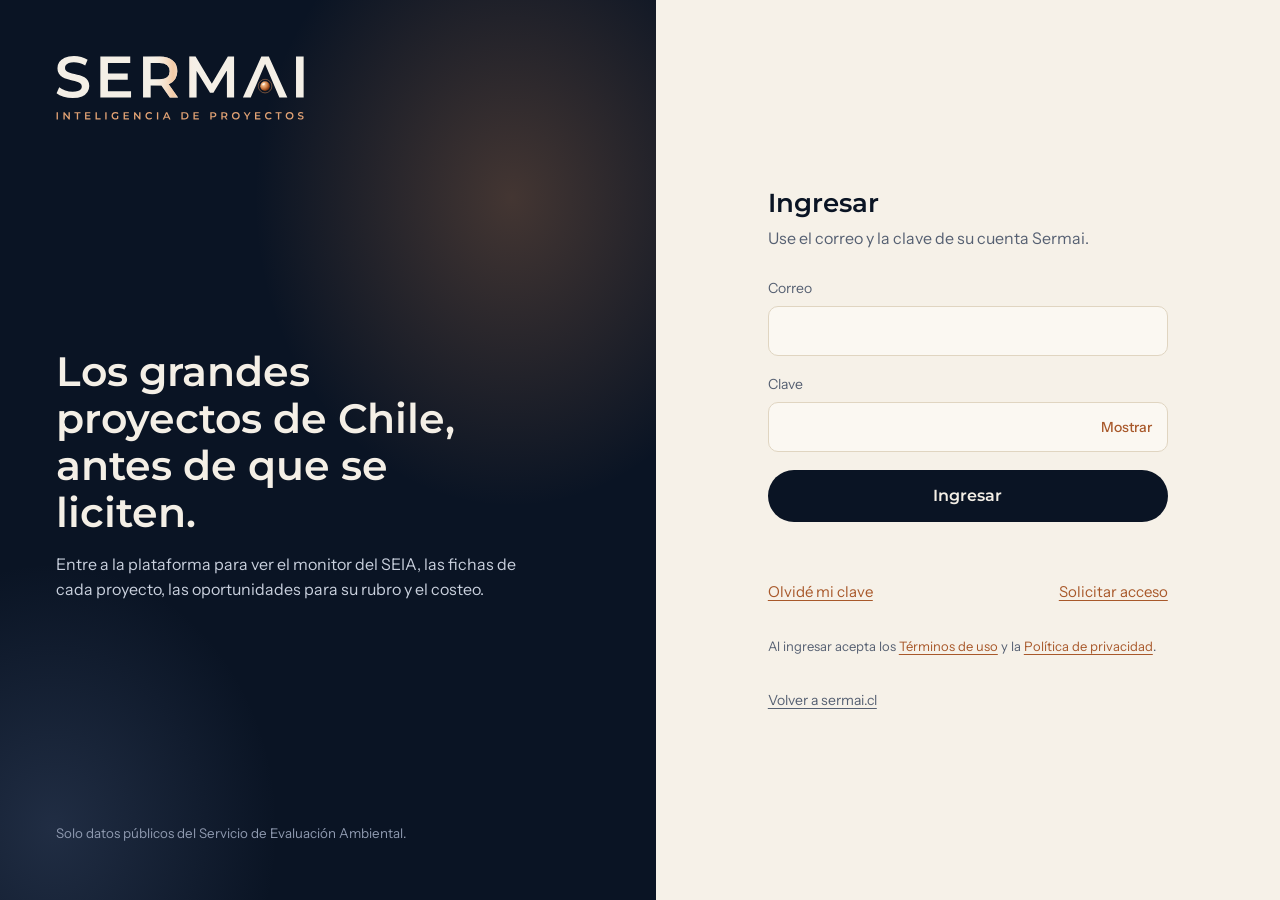
<file: ingresar/index.html>
<!doctype html><html lang="es"><head><meta charset="utf-8"><meta name="viewport" content="width=device-width,initial-scale=1">
<title>Ingresar · Sermai</title><meta name="robots" content="noindex">
<link rel="icon" type="image/png" sizes="32x32" href="/icono-sermai-a-32.png"><link rel="icon" type="image/svg+xml" href="/icono-sermai-a.svg"><link rel="apple-touch-icon" sizes="180x180" href="/icono-sermai-a-180.png">
<link rel="stylesheet" href="/fonts/fonts.css">
<style>
@font-face{font-family:Mont;src:url(/fonts/Montserrat-latin.woff2) format("woff2");font-weight:600;font-display:swap}
:root{--bg:#f6f1e8;--panel:#fbf8f2;--ink:#0a1424;--mut:#566072;--ln:#e0d5c1;--cu:#a8582a;--err:#a3261b;--ok:#2f6b3a}
*{box-sizing:border-box}html,body{margin:0}
body{min-height:100vh;background:var(--bg);color:var(--ink);font:400 16px/1.55 "Instrument Sans",system-ui,sans-serif;display:grid;grid-template-columns:1.05fr 1fr}
.lado{--cu:#e2a274;background:#0a1424;color:#f4efe6;padding:56px;display:flex;flex-direction:column;justify-content:space-between;position:relative;overflow:hidden}
.lado::before{content:"";position:absolute;inset:-20%;background:radial-gradient(40% 35% at 70% 30%,rgba(216,141,87,.28),transparent 70%),radial-gradient(35% 30% at 20% 80%,rgba(111,134,179,.22),transparent 70%);animation:luz 14s ease-in-out infinite alternate}
@keyframes luz{to{transform:translate(-6%,4%)}}
.lado>*{position:relative}.lado a{color:inherit;text-decoration:none}
.lado .logo{height:64px;width:auto}
.lado h1{font:600 clamp(28px,3.2vw,42px)/1.15 Mont,sans-serif;margin:0 0 16px;max-width:15ch}
.lado p{color:#c9d0dd;max-width:42ch;margin:0}
.lado small{color:#8f9ab0}
main{display:flex;align-items:center;justify-content:center;padding:48px 24px}
.caja{width:100%;max-width:400px}
.caja h2{font:600 26px/1.2 Mont,sans-serif;margin:0 0 6px}
.caja .sub{color:var(--mut);margin:0 0 28px}
label{display:block;font-size:14px;color:var(--mut);margin:0 0 6px}
input{width:100%;height:50px;border:1px solid var(--ln);border-radius:10px;background:var(--panel);padding:0 14px;font:inherit;color:var(--ink);margin-bottom:18px}
input:focus{outline:2px solid var(--cu);outline-offset:1px;border-color:var(--cu)}
.ojo{position:relative}.ojo input{padding-right:84px}
.ojo button{position:absolute;right:6px;top:6px;height:38px;border:0;background:none;color:var(--cu);font:500 14px "Instrument Sans",sans-serif;cursor:pointer;padding:0 10px;border-radius:8px}
.btn{position:relative;isolation:isolate;overflow:hidden;width:100%;height:52px;border:0;border-radius:999px;font:600 16px Mont,sans-serif;cursor:pointer;color:#f4efe6;background:#0a1424;transition:color .3s,box-shadow .3s,transform .15s}
.btn::before{content:"";position:absolute;inset:0;z-index:-1;opacity:0;transition:opacity .35s;background:radial-gradient(140% 160% at 28% 0%,#ffe6cc 0%,#f6bd88 26%,#d8894f 58%,#a2541f 100%)}
.btn:hover,.btn:focus-visible{color:#2a1205;transform:translateY(-1px);box-shadow:0 14px 30px -10px rgba(162,84,31,.85)}
.btn:hover::before,.btn:focus-visible::before{opacity:1}
.btn[disabled]{opacity:.6;cursor:wait}
.links{display:flex;justify-content:space-between;gap:12px;margin-top:10px;font-size:15px}.links>*{min-height:44px;display:inline-flex;align-items:center}
a,.lnk{color:var(--cu);background:none;border:0;padding:0;font:inherit;cursor:pointer;text-decoration:underline;text-underline-offset:3px}
.msg{min-height:24px;margin:14px 0 0;font-size:15px}.msg.err{color:var(--err)}.msg.ok{color:var(--ok)}
.volver{display:inline-block;margin-top:34px;font-size:14px;color:var(--mut)}
[hidden]{display:none!important}
@media (max-width:860px){body{grid-template-columns:1fr;grid-template-rows:auto 1fr}.lado{padding:28px 20px;gap:22px}.lado .logo{height:48px}.lado .txt,.lado small{display:none}main{padding:36px 16px 48px;align-items:flex-start}}
@media (prefers-reduced-motion:reduce){.lado::before{animation:none}}
</style></head><body>
<aside class="lado"><a href="/" aria-label="Sermai, inicio"><svg class="logo" xmlns="http://www.w3.org/2000/svg" viewBox="25 -10 4243 1094" role="img" aria-label="Sermai"><defs><linearGradient id="nvsh" gradientUnits="userSpaceOnUse" x1="0" y1="0" x2="900" y2="0"><stop offset="0" stop-color="#fff" stop-opacity="0"/><stop offset=".5" stop-color="#f3c49a" stop-opacity=".85"/><stop offset="1" stop-color="#fff" stop-opacity="0"/><animateTransform attributeName="gradientTransform" type="translate" values="-1200 0;4400 0;4400 0" keyTimes="0;.45;1" dur="5s" repeatCount="indefinite"/></linearGradient><radialGradient id="nvs" gradientUnits="userSpaceOnUse" cx="3572.8" cy="475.5" r="118.9"><stop offset="0" stop-color="#fff0dc"/><stop offset=".18" stop-color="#f6bd88"/><stop offset=".55" stop-color="#cf7f47"/><stop offset=".85" stop-color="#8f4518"/><stop offset="1" stop-color="#6a2d0b"/></radialGradient></defs><path d="M311 710Q229 710 154 686.5Q79 663 35 626L80 525Q122 558 184 580Q246 602 311 602Q366 602 400 590Q434 578 450 557.5Q466 537 466 511Q466 479 443 459.5Q420 440 383.5 428.5Q347 417 302.5 407Q258 397 213.5 383.5Q169 370 132.5 348.5Q96 327 73 291Q50 255 50 199Q50 142 80.5 94.5Q111 47 173.5 18.5Q236 -10 332 -10Q395 -10 457 6Q519 22 565 52L524 153Q477 125 427 111.5Q377 98 331 98Q277 98 243.5 111Q210 124 194.5 145Q179 166 179 193Q179 225 201.5 244.5Q224 264 260.5 275Q297 286 342 296.5Q387 307 431.5 320Q476 333 512.5 354Q549 375 571.5 411Q594 447 594 502Q594 558 563.5 605.5Q533 653 470 681.5Q407 710 311 710ZM783 700V0H1294V109H913V591H1308V700ZM903 398V291H1251V398ZM1513 700V0H1800Q1940 0 2019.5 66Q2099 132 2099 249Q2099 326 2063 381.5Q2027 437 1960.5 466.5Q1894 496 1801 496H1585L1643 437V700ZM1971 700 1794 446H1933L2111 700ZM1643 451 1585 389H1795Q1881 389 1924.5 352Q1968 315 1968 249Q1968 182 1924.5 146Q1881 110 1795 110H1585L1643 46ZM2304 700V0H2411L2717 511H2661L2962 0H3069L3070 700H2947L2946 193H2972L2716 620H2658L2398 193H2428V700ZM4128 700V0H4258V700Z" fill="currentColor"/><path d="M3220,700 L3535,0 L3663,0 L3979,700 L3843,700 L3599,128 L3354,700 Z" fill="currentColor"/><path d="M311 710Q229 710 154 686.5Q79 663 35 626L80 525Q122 558 184 580Q246 602 311 602Q366 602 400 590Q434 578 450 557.5Q466 537 466 511Q466 479 443 459.5Q420 440 383.5 428.5Q347 417 302.5 407Q258 397 213.5 383.5Q169 370 132.5 348.5Q96 327 73 291Q50 255 50 199Q50 142 80.5 94.5Q111 47 173.5 18.5Q236 -10 332 -10Q395 -10 457 6Q519 22 565 52L524 153Q477 125 427 111.5Q377 98 331 98Q277 98 243.5 111Q210 124 194.5 145Q179 166 179 193Q179 225 201.5 244.5Q224 264 260.5 275Q297 286 342 296.5Q387 307 431.5 320Q476 333 512.5 354Q549 375 571.5 411Q594 447 594 502Q594 558 563.5 605.5Q533 653 470 681.5Q407 710 311 710ZM783 700V0H1294V109H913V591H1308V700ZM903 398V291H1251V398ZM1513 700V0H1800Q1940 0 2019.5 66Q2099 132 2099 249Q2099 326 2063 381.5Q2027 437 1960.5 466.5Q1894 496 1801 496H1585L1643 437V700ZM1971 700 1794 446H1933L2111 700ZM1643 451 1585 389H1795Q1881 389 1924.5 352Q1968 315 1968 249Q1968 182 1924.5 146Q1881 110 1795 110H1585L1643 46ZM2304 700V0H2411L2717 511H2661L2962 0H3069L3070 700H2947L2946 193H2972L2716 620H2658L2398 193H2428V700ZM4128 700V0H4258V700Z" fill="url(#nvsh)" class="shine"/><path d="M3220,700 L3535,0 L3663,0 L3979,700 L3843,700 L3599,128 L3354,700 Z" fill="url(#nvsh)" class="shine"/><circle cx="3599" cy="505" r="116" fill="none" stroke="#d88d57" stroke-width="9" opacity=".5" class="ring"/><circle cx="3599" cy="505" r="116" fill="none" stroke="#d88d57" stroke-width="9" opacity=".5" class="ring r2"/><circle cx="3599" cy="505" r="82" fill="url(#nvs)"/><ellipse cx="3574.4" cy="470.6" rx="29.5" ry="16.4" fill="#fff" opacity=".55" transform="rotate(-28 3574.4 470.6)"/><path transform="translate(18.4 950.0) scale(0.1770)" d="M94 700V0H224V700ZM753 700V0H860L1299 539H1246V0H1375V700H1268L829 161H882V700ZM2045 700V110H1813V0H2407V110H2175V700ZM2845 700V0H3356V109H2975V591H3370V700ZM2965 398V291H3313V398ZM3855 700V0H3985V590H4351V700ZM4794 700V0H4924V700ZM5780 710Q5698 710 5629.5 683.5Q5561 657 5510 608.5Q5459 560 5431 494Q5403 428 5403 350Q5403 272 5431 206Q5459 140 5510.5 91.5Q5562 43 5631 16.5Q5700 -10 5782 -10Q5871 -10 5942.5 19Q6014 48 6063 104L5981 184Q5940 143 5892.5 123.5Q5845 104 5788 104Q5733 104 5686 122Q5639 140 5605 173Q5571 206 5552.5 251Q5534 296 5534 350Q5534 403 5552.5 448Q5571 493 5605 526.5Q5639 560 5685 578Q5731 596 5787 596Q5839 596 5887.5 579.5Q5936 563 5980 524L6054 621Q5999 665 5926.5 687.5Q5854 710 5780 710ZM6054 621 5931 604V342H6054ZM6565 700V0H7076V109H6695V591H7090V700ZM6685 398V291H7033V398ZM7575 700V0H7682L8121 539H8068V0H8197V700H8090L7651 161H7704V700ZM9049 710Q8969 710 8900.5 683.5Q8832 657 8781.5 608.5Q8731 560 8703 494Q8675 428 8675 350Q8675 272 8703 206Q8731 140 8782 91.5Q8833 43 8901 16.5Q8969 -10 9050 -10Q9136 -10 9207 19.5Q9278 49 9327 107L9243 186Q9205 145 9158 124.5Q9111 104 9056 104Q9001 104 8955.5 122Q8910 140 8876.5 173Q8843 206 8824.5 251Q8806 296 8806 350Q8806 404 8824.5 449Q8843 494 8876.5 527Q8910 560 8955.5 578Q9001 596 9056 596Q9111 596 9158 575.5Q9205 555 9243 513L9327 593Q9278 650 9207 680Q9136 710 9049 710ZM9783 700V0H9913V700ZM10343 700 10658 0H10786L11102 700H10966L10695 69H10747L10477 700ZM10488 538 10523 436H10901L10936 538ZM12147 700V0H12453Q12567 0 12653 44Q12739 88 12787 166Q12835 244 12835 350Q12835 455 12787 533.5Q12739 612 12653 656Q12567 700 12453 700ZM12277 590H12447Q12525 590 12583 560Q12641 530 12672.5 476Q12704 422 12704 350Q12704 277 12672.5 223.5Q12641 170 12583 140Q12525 110 12447 110H12277ZM13313 700V0H13824V109H13443V591H13838V700ZM13433 398V291H13781V398ZM14939 700V0H15227Q15320 0 15386.5 30Q15453 60 15489 116Q15525 172 15525 249Q15525 326 15489 382Q15453 438 15386.5 468Q15320 498 15227 498H15011L15069 437V700ZM15069 451 15011 388H15221Q15307 388 15350.5 351.5Q15394 315 15394 249Q15394 182 15350.5 146Q15307 110 15221 110H15011L15069 46ZM16005 700V0H16292Q16432 0 16511.5 66Q16591 132 16591 249Q16591 326 16555 381.5Q16519 437 16452.5 466.5Q16386 496 16293 496H16077L16135 437V700ZM16463 700 16286 446H16425L16603 700ZM16135 451 16077 389H16287Q16373 389 16416.5 352Q16460 315 16460 249Q16460 182 16416.5 146Q16373 110 16287 110H16077L16135 46ZM17404 710Q17322 710 17253 683Q17184 656 17133 607.5Q17082 559 17054 493.5Q17026 428 17026 350Q17026 272 17054 206.5Q17082 141 17133 92.5Q17184 44 17253 17Q17322 -10 17403 -10Q17485 -10 17553.5 17Q17622 44 17673 92.5Q17724 141 17752 206.5Q17780 272 17780 350Q17780 428 17752 494Q17724 560 17673 608Q17622 656 17553.5 683Q17485 710 17404 710ZM17403 596Q17456 596 17501 578Q17546 560 17579 526.5Q17612 493 17630.5 448.5Q17649 404 17649 350Q17649 296 17630.5 251.5Q17612 207 17579 173.5Q17546 140 17501 122Q17456 104 17403 104Q17350 104 17305.5 122Q17261 140 17227.5 173.5Q17194 207 17175.5 251.5Q17157 296 17157 350Q17157 403 17175.5 448Q17194 493 17227 526.5Q17260 560 17305 578Q17350 596 17403 596ZM18430 700V423L18459 503L18155 0H18294L18538 405H18460L18706 0H18834L18530 503L18560 423V700ZM19259 700V0H19770V109H19389V591H19784V700ZM19379 398V291H19727V398ZM20593 710Q20513 710 20444.5 683.5Q20376 657 20325.5 608.5Q20275 560 20247 494Q20219 428 20219 350Q20219 272 20247 206Q20275 140 20326 91.5Q20377 43 20445 16.5Q20513 -10 20594 -10Q20680 -10 20751 19.5Q20822 49 20871 107L20787 186Q20749 145 20702 124.5Q20655 104 20600 104Q20545 104 20499.5 122Q20454 140 20420.5 173Q20387 206 20368.5 251Q20350 296 20350 350Q20350 404 20368.5 449Q20387 494 20420.5 527Q20454 560 20499.5 578Q20545 596 20600 596Q20655 596 20702 575.5Q20749 555 20787 513L20871 593Q20822 650 20751 680Q20680 710 20593 710ZM21469 700V110H21237V0H21831V110H21599V700ZM22597 710Q22515 710 22446 683Q22377 656 22326 607.5Q22275 559 22247 493.5Q22219 428 22219 350Q22219 272 22247 206.5Q22275 141 22326 92.5Q22377 44 22446 17Q22515 -10 22596 -10Q22678 -10 22746.5 17Q22815 44 22866 92.5Q22917 141 22945 206.5Q22973 272 22973 350Q22973 428 22945 494Q22917 560 22866 608Q22815 656 22746.5 683Q22678 710 22597 710ZM22596 596Q22649 596 22694 578Q22739 560 22772 526.5Q22805 493 22823.5 448.5Q22842 404 22842 350Q22842 296 22823.5 251.5Q22805 207 22772 173.5Q22739 140 22694 122Q22649 104 22596 104Q22543 104 22498.5 122Q22454 140 22420.5 173.5Q22387 207 22368.5 251.5Q22350 296 22350 350Q22350 403 22368.5 448Q22387 493 22420 526.5Q22453 560 22498 578Q22543 596 22596 596ZM23668 710Q23586 710 23511 686.5Q23436 663 23392 626L23437 525Q23479 558 23541 580Q23603 602 23668 602Q23723 602 23757 590Q23791 578 23807 557.5Q23823 537 23823 511Q23823 479 23800 459.5Q23777 440 23740.5 428.5Q23704 417 23659.5 407Q23615 397 23570.5 383.5Q23526 370 23489.5 348.5Q23453 327 23430 291Q23407 255 23407 199Q23407 142 23437.5 94.5Q23468 47 23530.5 18.5Q23593 -10 23689 -10Q23752 -10 23814 6Q23876 22 23922 52L23881 153Q23834 125 23784 111.5Q23734 98 23688 98Q23634 98 23600.5 111Q23567 124 23551.5 145Q23536 166 23536 193Q23536 225 23558.5 244.5Q23581 264 23617.5 275Q23654 286 23699 296.5Q23744 307 23788.5 320Q23833 333 23869.5 354Q23906 375 23928.5 411Q23951 447 23951 502Q23951 558 23920.5 605.5Q23890 653 23827 681.5Q23764 710 23668 710Z" fill="var(--cu)"/></svg></a>
<div class="txt"><h1>Los grandes proyectos de Chile, antes de que se liciten.</h1><p>Entre a la plataforma para ver el monitor del SEIA, las fichas de cada proyecto, las oportunidades para su rubro y el costeo.</p></div>
<small>Solo datos públicos del Servicio de Evaluación Ambiental.</small></aside>
<main><div class="caja">
<form id="fEntrar" novalidate>
 <h2>Ingresar</h2><p class="sub">Use el correo y la clave de su cuenta Sermai.</p>
 <label for="em">Correo</label><input id="em" type="email" autocomplete="username" required>
 <label for="cl">Clave</label><div class="ojo"><input id="cl" type="password" autocomplete="current-password" required><button type="button" data-ver="cl">Mostrar</button></div>
 <button class="btn" type="submit">Ingresar</button>
 <p class="msg" id="m1" role="status"></p>
 <div class="links"><button type="button" class="lnk" id="aOlvido">Olvidé mi clave</button><a href="/#contacto">Solicitar acceso</a></div>
 <p style="margin:22px 0 0;font-size:13px;color:var(--mut)">Al ingresar acepta los <a href="/terminos/">Términos de uso</a> y la <a href="/privacidad/">Política de privacidad</a>.</p>
</form>
<form id="fOlvido" novalidate hidden>
 <h2>Recuperar clave</h2><p class="sub">Le enviaremos un enlace a su correo para crear una clave nueva.</p>
 <label for="em2">Correo</label><input id="em2" type="email" autocomplete="username" required>
 <button class="btn" type="submit">Enviar enlace</button>
 <p class="msg" id="m2" role="status"></p>
 <div class="links"><button type="button" class="lnk" data-ir="fEntrar">Volver a ingresar</button></div>
</form>
<form id="fNueva" novalidate hidden>
 <h2>Crear clave nueva</h2><p class="sub">Escriba una clave de al menos 10 caracteres, con letras y números.</p>
 <label for="cn">Clave nueva</label><div class="ojo"><input id="cn" type="password" autocomplete="new-password" minlength="10" required><button type="button" data-ver="cn">Mostrar</button></div>
 <button class="btn" type="submit">Guardar clave</button>
 <p class="msg" id="m3" role="status"></p>
</form>
<div id="sinAcceso" hidden>
 <h2>Su cuenta aún no tiene acceso</h2><p class="sub">Entró como <b id="quien"></b>, pero ese correo todavía no está habilitado para la plataforma. Escríbanos y lo activamos.</p>
 <a class="btn" style="display:flex;align-items:center;justify-content:center;text-decoration:none" href="/#contacto">Solicitar acceso</a>
 <div class="links"><button type="button" class="lnk" id="salir">Entrar con otro correo</button></div>
</div>
<a class="volver" href="/">Volver a sermai.cl</a>
</div></main>
<script src="/app/vendor/supabase.js"></script>
<script>
const URL_SB="https://pufgxfjxvbgobkavecqo.supabase.co",KEY="sb_publishable_NTYEm1iPk_cet1ASTbpKTQ_TochumyH";
const sb=window.supabase.createClient(URL_SB,KEY);
const $=id=>document.getElementById(id);
const AQUI=location.origin+location.pathname;
const destino=()=>{const v=new URLSearchParams(location.search).get("volver")||"";return /^\/app\//.test(v)?v:"/app/"};
const ver=id=>{["fEntrar","fOlvido","fNueva","sinAcceso"].forEach(x=>$(x).hidden=x!==id);const f=$(id).querySelector("input");f&&f.focus()};
const msg=(el,t,ok)=>{el.textContent=t;el.className="msg "+(ok?"ok":"err")};
const ERR=e=>{const m=(e&&e.message||"").toLowerCase();if(m.includes("invalid login"))return"El correo o la clave no coinciden. Revise e intente de nuevo.";if(m.includes("email not confirmed"))return"Falta confirmar su correo. Busque el mensaje de Sermai en su bandeja.";if(m.includes("rate")||m.includes("seconds"))return"Hizo varios intentos seguidos. Espere un minuto e intente de nuevo.";if(m.includes("password")&&m.includes("least"))return"La clave debe tener al menos 10 caracteres, con letras y números.";if(m.includes("fetch"))return"No pudimos conectarnos. Revise su internet e intente de nuevo.";return"No se pudo completar. Intente de nuevo en un momento."};
let recupera=false;
async function revisar(){const{data:{session}}=await sb.auth.getSession();if(!session||recupera)return;
 const{data,error}=await sb.rpc("plataforma_tengo_acceso");
 if(!error&&data===true){location.replace(destino());return}
 $("quien").textContent=session.user.email;ver("sinAcceso")}
document.querySelectorAll("[data-ver]").forEach(b=>b.onclick=()=>{const i=$(b.dataset.ver);const s=i.type==="password";i.type=s?"text":"password";b.textContent=s?"Ocultar":"Mostrar"});
document.querySelectorAll("[data-ir]").forEach(b=>b.onclick=()=>ver(b.dataset.ir));
$("aOlvido").onclick=()=>{$("em2").value=$("em").value;ver("fOlvido")};
$("salir").onclick=async()=>{await sb.auth.signOut();ver("fEntrar")};
async function enviar(form,btn,fn){btn.disabled=true;try{await fn()}finally{btn.disabled=false}}
$("fEntrar").onsubmit=e=>{e.preventDefault();const b=e.submitter||e.target.querySelector("button[type=submit]"),em=$("em").value.trim().toLowerCase(),cl=$("cl").value;
 if(!em||!cl)return msg($("m1"),"Escriba su correo y su clave.");
 enviar(e.target,b,async()=>{msg($("m1"),"Ingresando…",true);const{error}=await sb.auth.signInWithPassword({email:em,password:cl});if(error)return msg($("m1"),ERR(error));$("m1").textContent="";await revisar()})};
$("fOlvido").onsubmit=e=>{e.preventDefault();const b=e.target.querySelector("button[type=submit]"),em=$("em2").value.trim().toLowerCase();
 if(!em)return msg($("m2"),"Escriba su correo.");
 enviar(e.target,b,async()=>{const{error}=await sb.auth.resetPasswordForEmail(em,{redirectTo:AQUI});if(error)return msg($("m2"),ERR(error));msg($("m2"),"Listo. Si el correo tiene cuenta, le llegará un enlace en unos minutos.",true)})};
$("fNueva").onsubmit=e=>{e.preventDefault();const b=e.target.querySelector("button[type=submit]"),cn=$("cn").value;
 if(cn.length<10)return msg($("m3"),"La clave debe tener al menos 10 caracteres, con letras y números.");
 enviar(e.target,b,async()=>{const{error}=await sb.auth.updateUser({password:cn});if(error)return msg($("m3"),ERR(error));msg($("m3"),"Clave guardada. Entrando…",true);recupera=false;await revisar()})};
sb.auth.onAuthStateChange(ev=>{if(ev==="PASSWORD_RECOVERY"){recupera=true;ver("fNueva")}});
if(/type=recovery/.test(location.hash)){recupera=true;ver("fNueva")}else revisar();
</script></body></html>
</file>
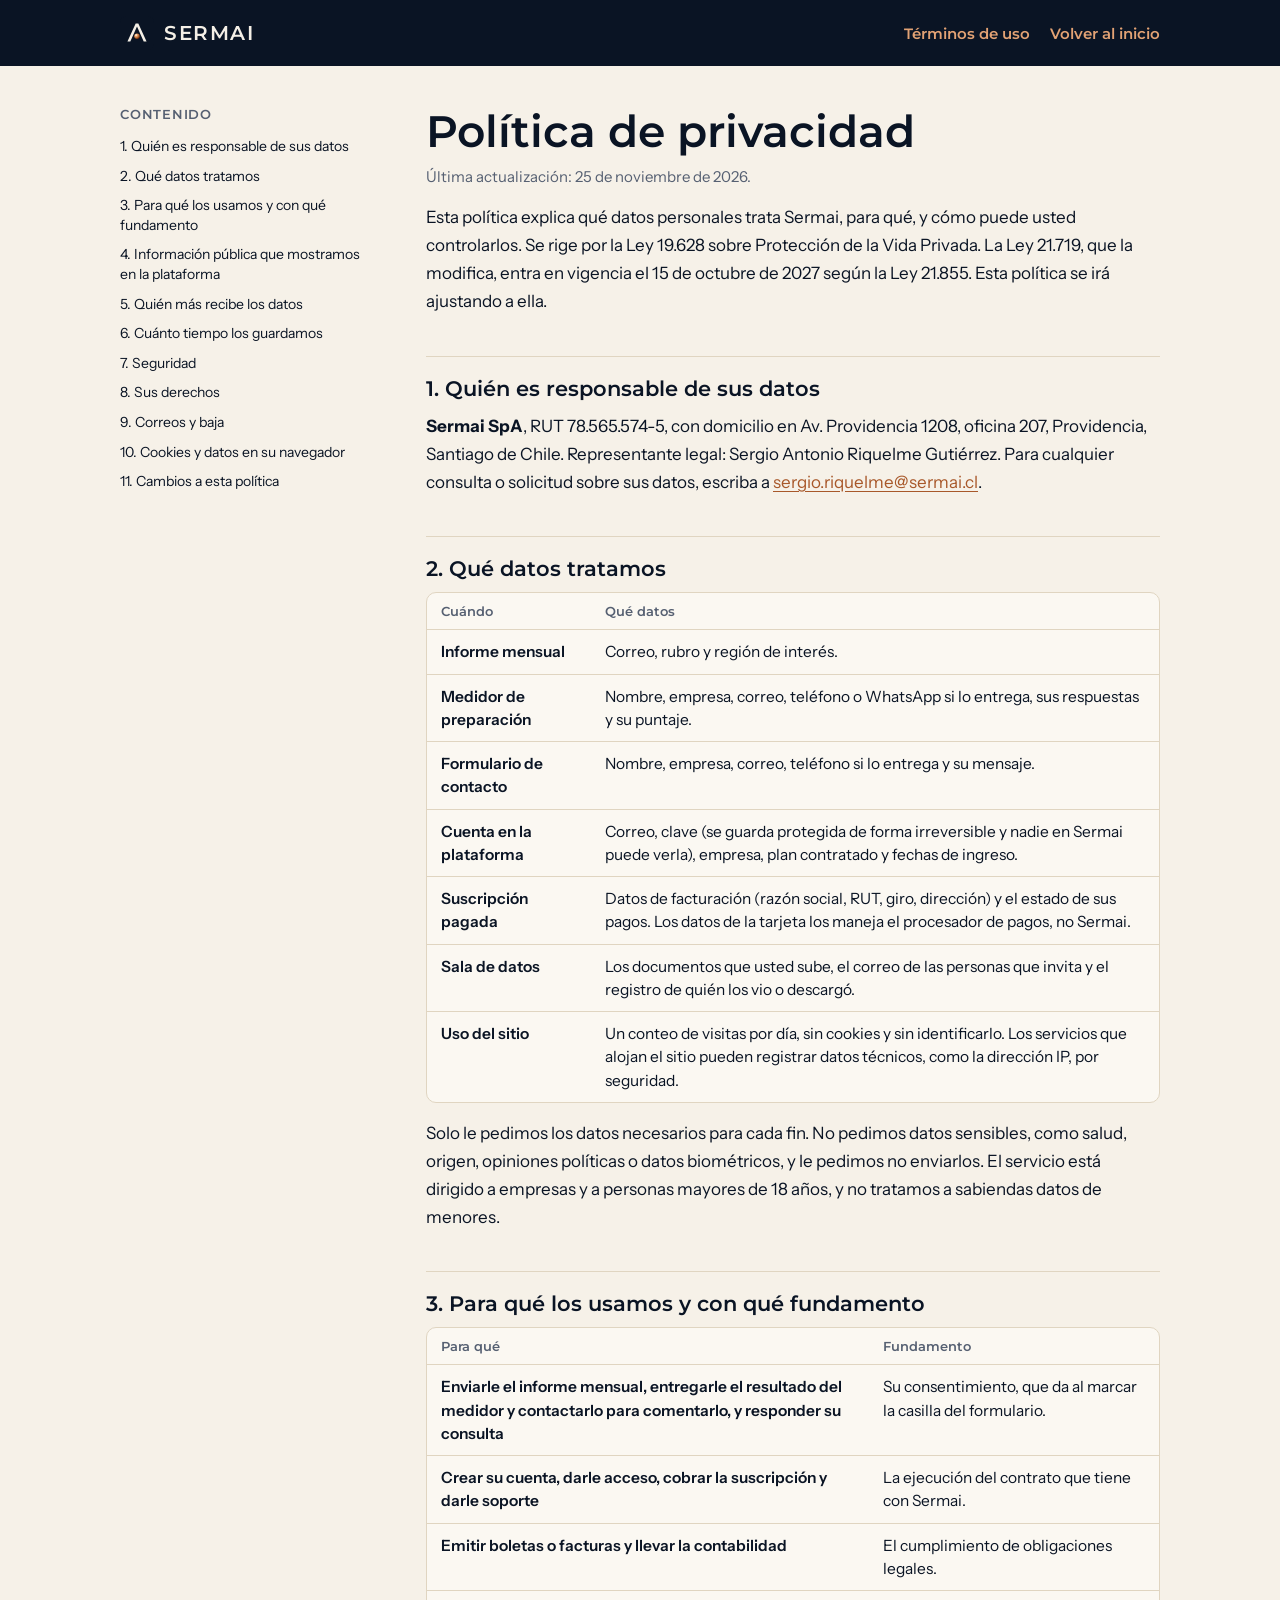
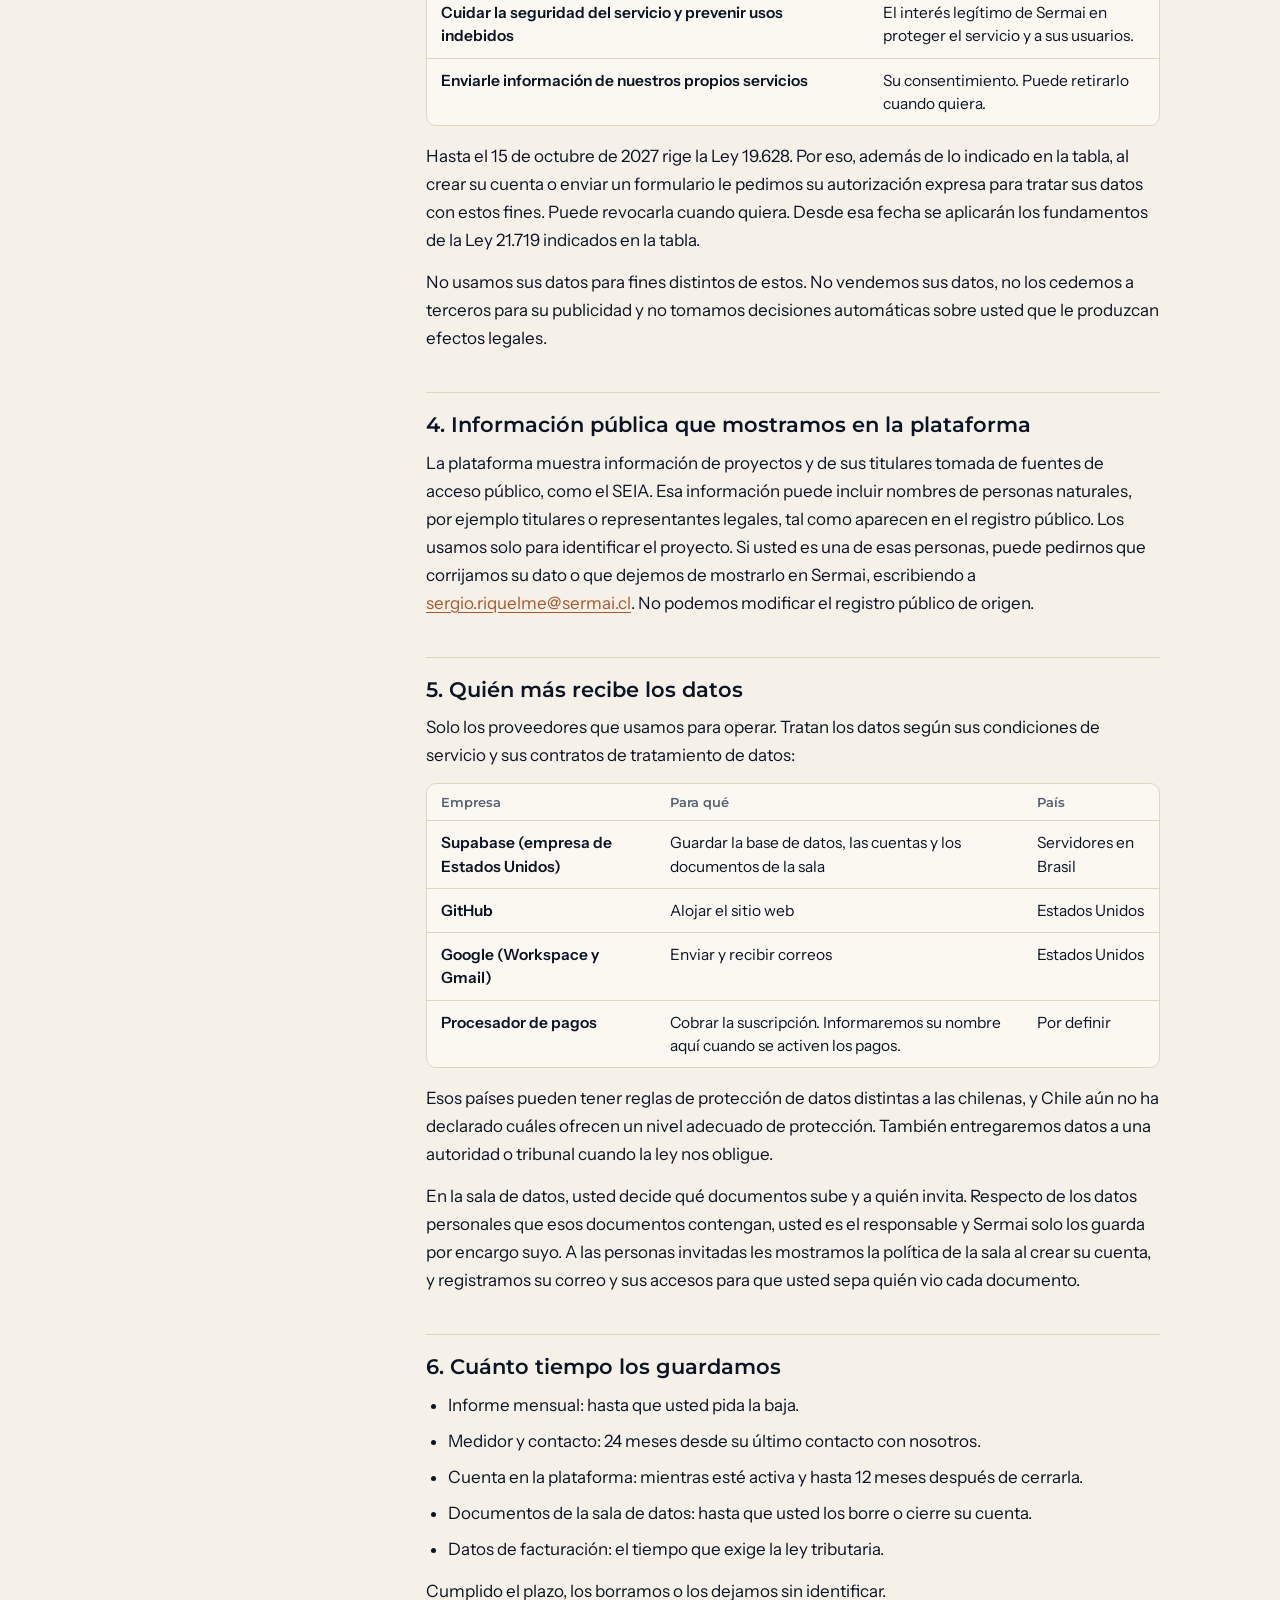
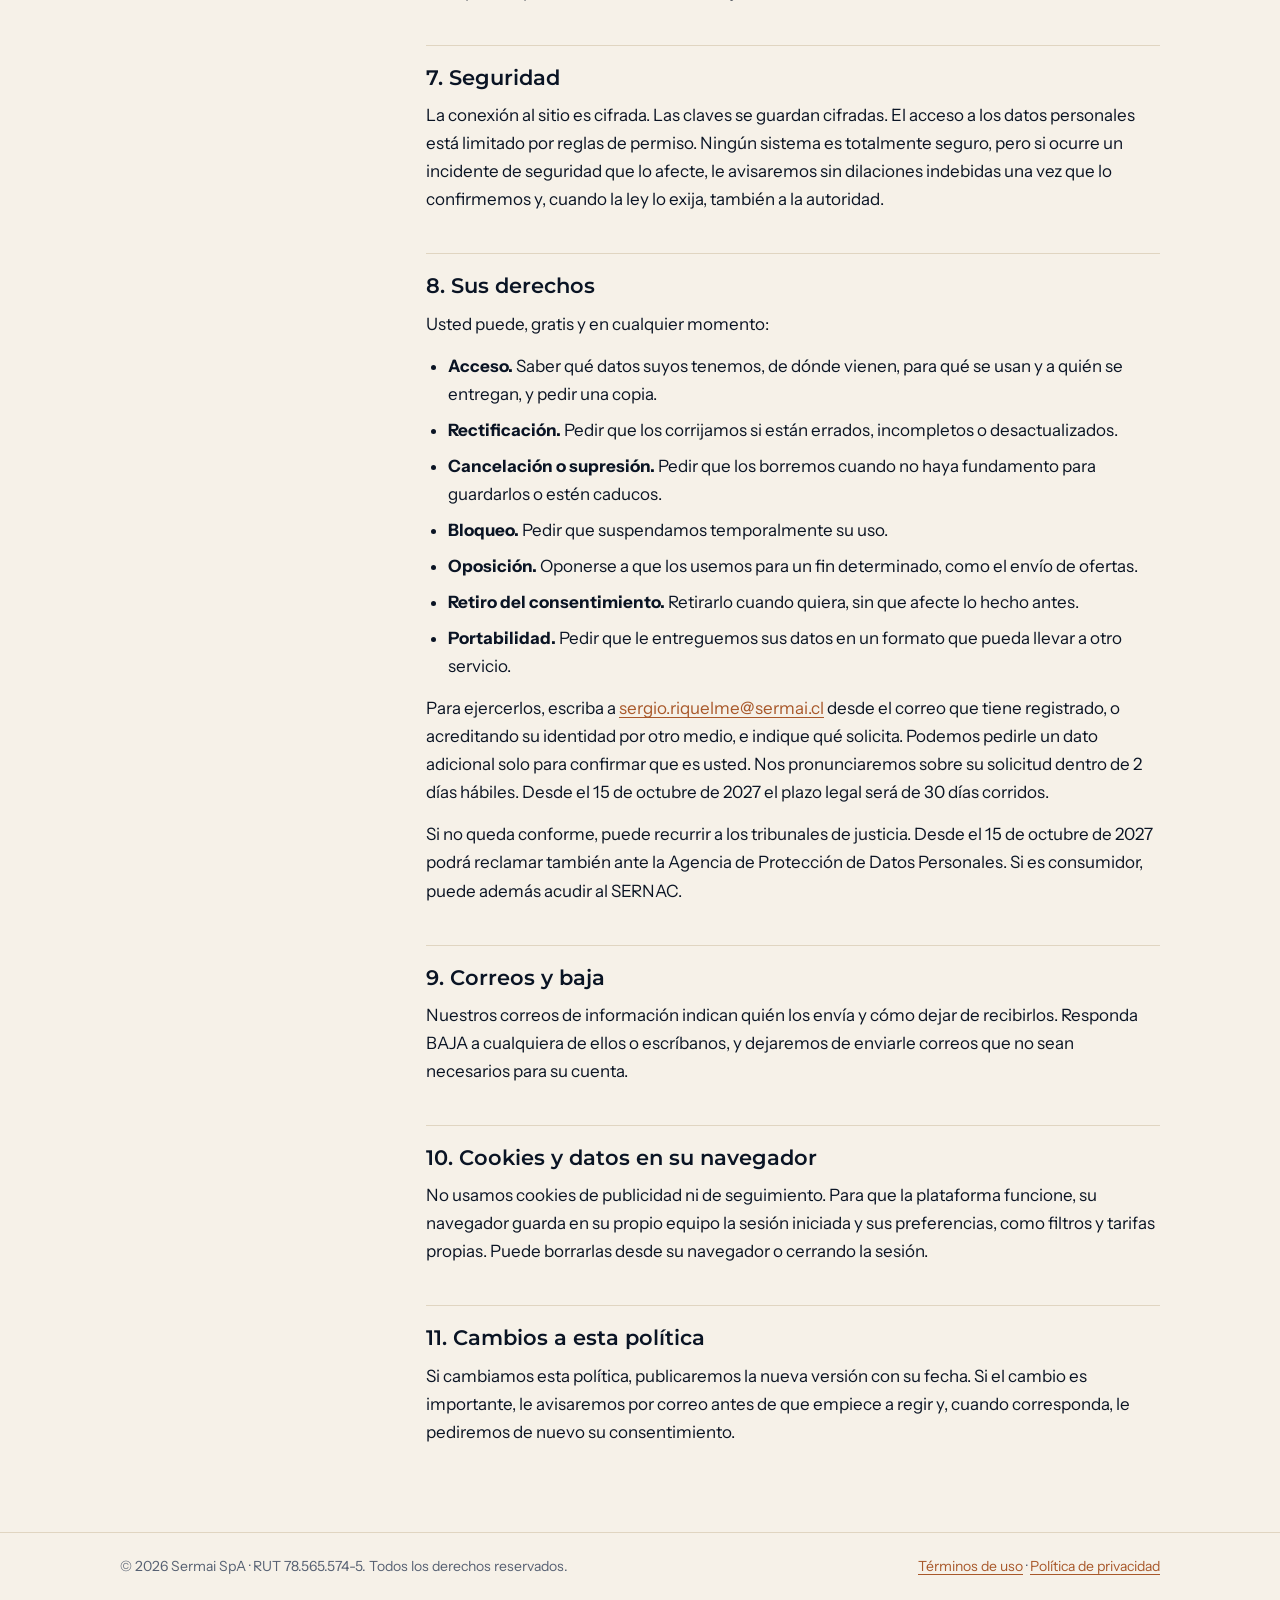
<file: privacidad/index.html>
<!doctype html><html lang="es"><head><meta charset="utf-8"><meta name="viewport" content="width=device-width,initial-scale=1">
<title>Política de privacidad · Sermai</title><meta name="description" content="Qué datos personales trata Sermai SpA, para qué, y cómo ejercer sus derechos.">
<link rel="canonical" href="https://sermai.cl/privacidad/">
<link rel="icon" type="image/png" sizes="32x32" href="/icono-sermai-a-32.png"><link rel="icon" type="image/svg+xml" href="/icono-sermai-a.svg"><link rel="apple-touch-icon" sizes="180x180" href="/icono-sermai-a-180.png">
<link rel="stylesheet" href="/fonts/fonts.css"><style>
@font-face{font-family:Mont;src:url(/fonts/Montserrat-latin.woff2) format("woff2");font-weight:600;font-display:swap}
:root{--bg:#f6f1e8;--panel:#fbf8f2;--ink:#0a1424;--mut:#566072;--ln:#e0d5c1;--cu:#a8582a}
*{box-sizing:border-box}html{scroll-behavior:smooth;scroll-padding-top:20px}
body{margin:0;background:var(--bg);color:var(--ink);font:400 17px/1.65 "Instrument Sans",system-ui,sans-serif;-webkit-text-size-adjust:100%}
a{color:var(--cu);text-underline-offset:3px}
.top{background:#0a1424}.top .in{max-width:1080px;margin:0 auto;padding:16px 20px;display:flex;justify-content:space-between;align-items:center;gap:16px}
.top a{color:#f4efe6;text-decoration:none;font:600 15px Mont,sans-serif}.marca{display:flex;align-items:center;gap:10px;font-size:20px!important;letter-spacing:.08em}
.marca img{height:34px;width:34px}.top nav{display:flex;gap:20px;flex-wrap:wrap}.top nav a{color:#e2a274}
.in2{max-width:1080px;margin:0 auto;padding:40px 20px 72px;display:grid;grid-template-columns:250px minmax(0,1fr);gap:56px}
.toc{position:sticky;top:20px;align-self:start;font-size:14px;line-height:1.4;max-height:calc(100vh - 40px);overflow:auto}
.toc b{display:block;font:600 13px Mont,sans-serif;letter-spacing:.06em;text-transform:uppercase;color:var(--mut);margin-bottom:10px}
.toc a{display:block;padding:5px 0;color:var(--ink);text-decoration:none}.toc a:hover{color:var(--cu)}
main{max-width:72ch}h1{font:600 clamp(30px,5vw,44px)/1.15 Mont,sans-serif;margin:0 0 8px}
h2{font:600 21px/1.3 Mont,sans-serif;margin:40px 0 10px;padding-top:18px;border-top:1px solid var(--ln)}
p{margin:0 0 14px}.fecha{color:var(--mut);font-size:15px}ul{margin:0 0 14px;padding-left:22px}li{margin-bottom:8px}
.tw{overflow-x:auto;margin:0 0 16px;border:1px solid var(--ln);border-radius:10px;background:var(--panel)}
table{border-collapse:collapse;width:100%;font-size:15.5px;line-height:1.5}th,td{text-align:left;vertical-align:top;padding:10px 14px;border-bottom:1px solid var(--ln)}
th{font:600 13px Mont,sans-serif;color:var(--mut)}tr:last-child td{border-bottom:0}td:first-child{font-weight:600;min-width:130px}
footer{border-top:1px solid var(--ln);color:var(--mut);font-size:14px}footer .in{max-width:1080px;margin:0 auto;padding:22px 20px;display:flex;gap:8px 20px;flex-wrap:wrap;justify-content:space-between}
@media(max-width:820px){.in2{grid-template-columns:minmax(0,1fr);gap:20px;padding-top:28px}.toc{position:static;max-height:none;border:1px solid var(--ln);border-radius:10px;background:var(--panel);padding:14px 16px}body{font-size:16px}}
@media print{.top,.toc,footer{display:none}.in2{display:block}}
</style></head><body>
<div class="top"><div class="in"><a class="marca" href="/"><img src="/icono-sermai-a.svg" alt="">SERMAI</a><nav><a href="/terminos/">Términos de uso</a><a href="/">Volver al inicio</a></nav></div></div>
<div class="in2"><aside class="toc"><b>Contenido</b><a href="#p1">1. Quién es responsable de sus datos</a><a href="#p2">2. Qué datos tratamos</a><a href="#p3">3. Para qué los usamos y con qué fundamento</a><a href="#p4">4. Información pública que mostramos en la plataforma</a><a href="#p5">5. Quién más recibe los datos</a><a href="#p6">6. Cuánto tiempo los guardamos</a><a href="#p7">7. Seguridad</a><a href="#p8">8. Sus derechos</a><a href="#p9">9. Correos y baja</a><a href="#p10">10. Cookies y datos en su navegador</a><a href="#p11">11. Cambios a esta política</a></aside><main><h1>Política de privacidad</h1>
<p class="fecha">Última actualización: 25 de noviembre de 2026.</p>
<p>Esta política explica qué datos personales trata Sermai, para qué, y cómo puede usted controlarlos. Se rige por la Ley 19.628 sobre Protección de la Vida Privada. La Ley 21.719, que la modifica, entra en vigencia el 15 de octubre de 2027 según la Ley 21.855. Esta política se irá ajustando a ella.</p>
<h2 id="p1">1. Quién es responsable de sus datos</h2>
<p><strong>Sermai SpA</strong>, RUT 78.565.574-5, con domicilio en Av. Providencia 1208, oficina 207, Providencia, Santiago de Chile. Representante legal: Sergio Antonio Riquelme Gutiérrez. Para cualquier consulta o solicitud sobre sus datos, escriba a <a href="mailto:sergio.riquelme@sermai.cl">sergio.riquelme@sermai.cl</a>.</p>
<h2 id="p2">2. Qué datos tratamos</h2>
<div class="tw" tabindex="0" role="region" aria-label="Tabla"><table><thead><tr><th>Cuándo</th><th>Qué datos</th></tr></thead><tbody>
<tr><td>Informe mensual</td><td>Correo, rubro y región de interés.</td></tr>
<tr><td>Medidor de preparación</td><td>Nombre, empresa, correo, teléfono o WhatsApp si lo entrega, sus respuestas y su puntaje.</td></tr>
<tr><td>Formulario de contacto</td><td>Nombre, empresa, correo, teléfono si lo entrega y su mensaje.</td></tr>
<tr><td>Cuenta en la plataforma</td><td>Correo, clave (se guarda protegida de forma irreversible y nadie en Sermai puede verla), empresa, plan contratado y fechas de ingreso.</td></tr>
<tr><td>Suscripción pagada</td><td>Datos de facturación (razón social, RUT, giro, dirección) y el estado de sus pagos. Los datos de la tarjeta los maneja el procesador de pagos, no Sermai.</td></tr>
<tr><td>Sala de datos</td><td>Los documentos que usted sube, el correo de las personas que invita y el registro de quién los vio o descargó.</td></tr>
<tr><td>Uso del sitio</td><td>Un conteo de visitas por día, sin cookies y sin identificarlo. Los servicios que alojan el sitio pueden registrar datos técnicos, como la dirección IP, por seguridad.</td></tr>
</tbody></table></div>
<p>Solo le pedimos los datos necesarios para cada fin. No pedimos datos sensibles, como salud, origen, opiniones políticas o datos biométricos, y le pedimos no enviarlos. El servicio está dirigido a empresas y a personas mayores de 18 años, y no tratamos a sabiendas datos de menores.</p>
<h2 id="p3">3. Para qué los usamos y con qué fundamento</h2>
<div class="tw" tabindex="0" role="region" aria-label="Tabla"><table><thead><tr><th>Para qué</th><th>Fundamento</th></tr></thead><tbody>
<tr><td>Enviarle el informe mensual, entregarle el resultado del medidor y contactarlo para comentarlo, y responder su consulta</td><td>Su consentimiento, que da al marcar la casilla del formulario.</td></tr>
<tr><td>Crear su cuenta, darle acceso, cobrar la suscripción y darle soporte</td><td>La ejecución del contrato que tiene con Sermai.</td></tr>
<tr><td>Emitir boletas o facturas y llevar la contabilidad</td><td>El cumplimiento de obligaciones legales.</td></tr>
<tr><td>Cuidar la seguridad del servicio y prevenir usos indebidos</td><td>El interés legítimo de Sermai en proteger el servicio y a sus usuarios.</td></tr>
<tr><td>Enviarle información de nuestros propios servicios</td><td>Su consentimiento. Puede retirarlo cuando quiera.</td></tr>
</tbody></table></div>
<p>Hasta el 15 de octubre de 2027 rige la Ley 19.628. Por eso, además de lo indicado en la tabla, al crear su cuenta o enviar un formulario le pedimos su autorización expresa para tratar sus datos con estos fines. Puede revocarla cuando quiera. Desde esa fecha se aplicarán los fundamentos de la Ley 21.719 indicados en la tabla.</p>
<p>No usamos sus datos para fines distintos de estos. No vendemos sus datos, no los cedemos a terceros para su publicidad y no tomamos decisiones automáticas sobre usted que le produzcan efectos legales.</p>
<h2 id="p4">4. Información pública que mostramos en la plataforma</h2>
<p>La plataforma muestra información de proyectos y de sus titulares tomada de fuentes de acceso público, como el SEIA. Esa información puede incluir nombres de personas naturales, por ejemplo titulares o representantes legales, tal como aparecen en el registro público. Los usamos solo para identificar el proyecto. Si usted es una de esas personas, puede pedirnos que corrijamos su dato o que dejemos de mostrarlo en Sermai, escribiendo a <a href="mailto:sergio.riquelme@sermai.cl">sergio.riquelme@sermai.cl</a>. No podemos modificar el registro público de origen.</p>
<h2 id="p5">5. Quién más recibe los datos</h2>
<p>Solo los proveedores que usamos para operar. Tratan los datos según sus condiciones de servicio y sus contratos de tratamiento de datos:</p>
<div class="tw" tabindex="0" role="region" aria-label="Tabla"><table><thead><tr><th>Empresa</th><th>Para qué</th><th>País</th></tr></thead><tbody>
<tr><td>Supabase (empresa de Estados Unidos)</td><td>Guardar la base de datos, las cuentas y los documentos de la sala</td><td>Servidores en Brasil</td></tr>
<tr><td>GitHub</td><td>Alojar el sitio web</td><td>Estados Unidos</td></tr>
<tr><td>Google (Workspace y Gmail)</td><td>Enviar y recibir correos</td><td>Estados Unidos</td></tr>
<tr><td>Procesador de pagos</td><td>Cobrar la suscripción. Informaremos su nombre aquí cuando se activen los pagos.</td><td>Por definir</td></tr>
</tbody></table></div>
<p>Esos países pueden tener reglas de protección de datos distintas a las chilenas, y Chile aún no ha declarado cuáles ofrecen un nivel adecuado de protección. También entregaremos datos a una autoridad o tribunal cuando la ley nos obligue.</p>
<p>En la sala de datos, usted decide qué documentos sube y a quién invita. Respecto de los datos personales que esos documentos contengan, usted es el responsable y Sermai solo los guarda por encargo suyo. A las personas invitadas les mostramos la política de la sala al crear su cuenta, y registramos su correo y sus accesos para que usted sepa quién vio cada documento.</p>
<h2 id="p6">6. Cuánto tiempo los guardamos</h2>
<ul>
<li>Informe mensual: hasta que usted pida la baja.</li>
<li>Medidor y contacto: 24 meses desde su último contacto con nosotros.</li>
<li>Cuenta en la plataforma: mientras esté activa y hasta 12 meses después de cerrarla.</li>
<li>Documentos de la sala de datos: hasta que usted los borre o cierre su cuenta.</li>
<li>Datos de facturación: el tiempo que exige la ley tributaria.</li>
</ul>
<p>Cumplido el plazo, los borramos o los dejamos sin identificar.</p>
<h2 id="p7">7. Seguridad</h2>
<p>La conexión al sitio es cifrada. Las claves se guardan cifradas. El acceso a los datos personales está limitado por reglas de permiso. Ningún sistema es totalmente seguro, pero si ocurre un incidente de seguridad que lo afecte, le avisaremos sin dilaciones indebidas una vez que lo confirmemos y, cuando la ley lo exija, también a la autoridad.</p>
<h2 id="p8">8. Sus derechos</h2>
<p>Usted puede, gratis y en cualquier momento:</p>
<ul>
<li><strong>Acceso.</strong> Saber qué datos suyos tenemos, de dónde vienen, para qué se usan y a quién se entregan, y pedir una copia.</li>
<li><strong>Rectificación.</strong> Pedir que los corrijamos si están errados, incompletos o desactualizados.</li>
<li><strong>Cancelación o supresión.</strong> Pedir que los borremos cuando no haya fundamento para guardarlos o estén caducos.</li>
<li><strong>Bloqueo.</strong> Pedir que suspendamos temporalmente su uso.</li>
<li><strong>Oposición.</strong> Oponerse a que los usemos para un fin determinado, como el envío de ofertas.</li>
<li><strong>Retiro del consentimiento.</strong> Retirarlo cuando quiera, sin que afecte lo hecho antes.</li>
<li><strong>Portabilidad.</strong> Pedir que le entreguemos sus datos en un formato que pueda llevar a otro servicio.</li>
</ul>
<p>Para ejercerlos, escriba a <a href="mailto:sergio.riquelme@sermai.cl">sergio.riquelme@sermai.cl</a> desde el correo que tiene registrado, o acreditando su identidad por otro medio, e indique qué solicita. Podemos pedirle un dato adicional solo para confirmar que es usted. Nos pronunciaremos sobre su solicitud dentro de 2 días hábiles. Desde el 15 de octubre de 2027 el plazo legal será de 30 días corridos.</p>
<p>Si no queda conforme, puede recurrir a los tribunales de justicia. Desde el 15 de octubre de 2027 podrá reclamar también ante la Agencia de Protección de Datos Personales. Si es consumidor, puede además acudir al SERNAC.</p>
<h2 id="p9">9. Correos y baja</h2>
<p>Nuestros correos de información indican quién los envía y cómo dejar de recibirlos. Responda BAJA a cualquiera de ellos o escríbanos, y dejaremos de enviarle correos que no sean necesarios para su cuenta.</p>
<h2 id="p10">10. Cookies y datos en su navegador</h2>
<p>No usamos cookies de publicidad ni de seguimiento. Para que la plataforma funcione, su navegador guarda en su propio equipo la sesión iniciada y sus preferencias, como filtros y tarifas propias. Puede borrarlas desde su navegador o cerrando la sesión.</p>
<h2 id="p11">11. Cambios a esta política</h2>
<p>Si cambiamos esta política, publicaremos la nueva versión con su fecha. Si el cambio es importante, le avisaremos por correo antes de que empiece a regir y, cuando corresponda, le pediremos de nuevo su consentimiento.</p></main></div>
<footer><div class="in"><span>© 2026 Sermai SpA · RUT 78.565.574-5. Todos los derechos reservados.</span><span><a href="/terminos/">Términos de uso</a> · <a href="/privacidad/">Política de privacidad</a></span></div></footer>
</body></html>
</file>
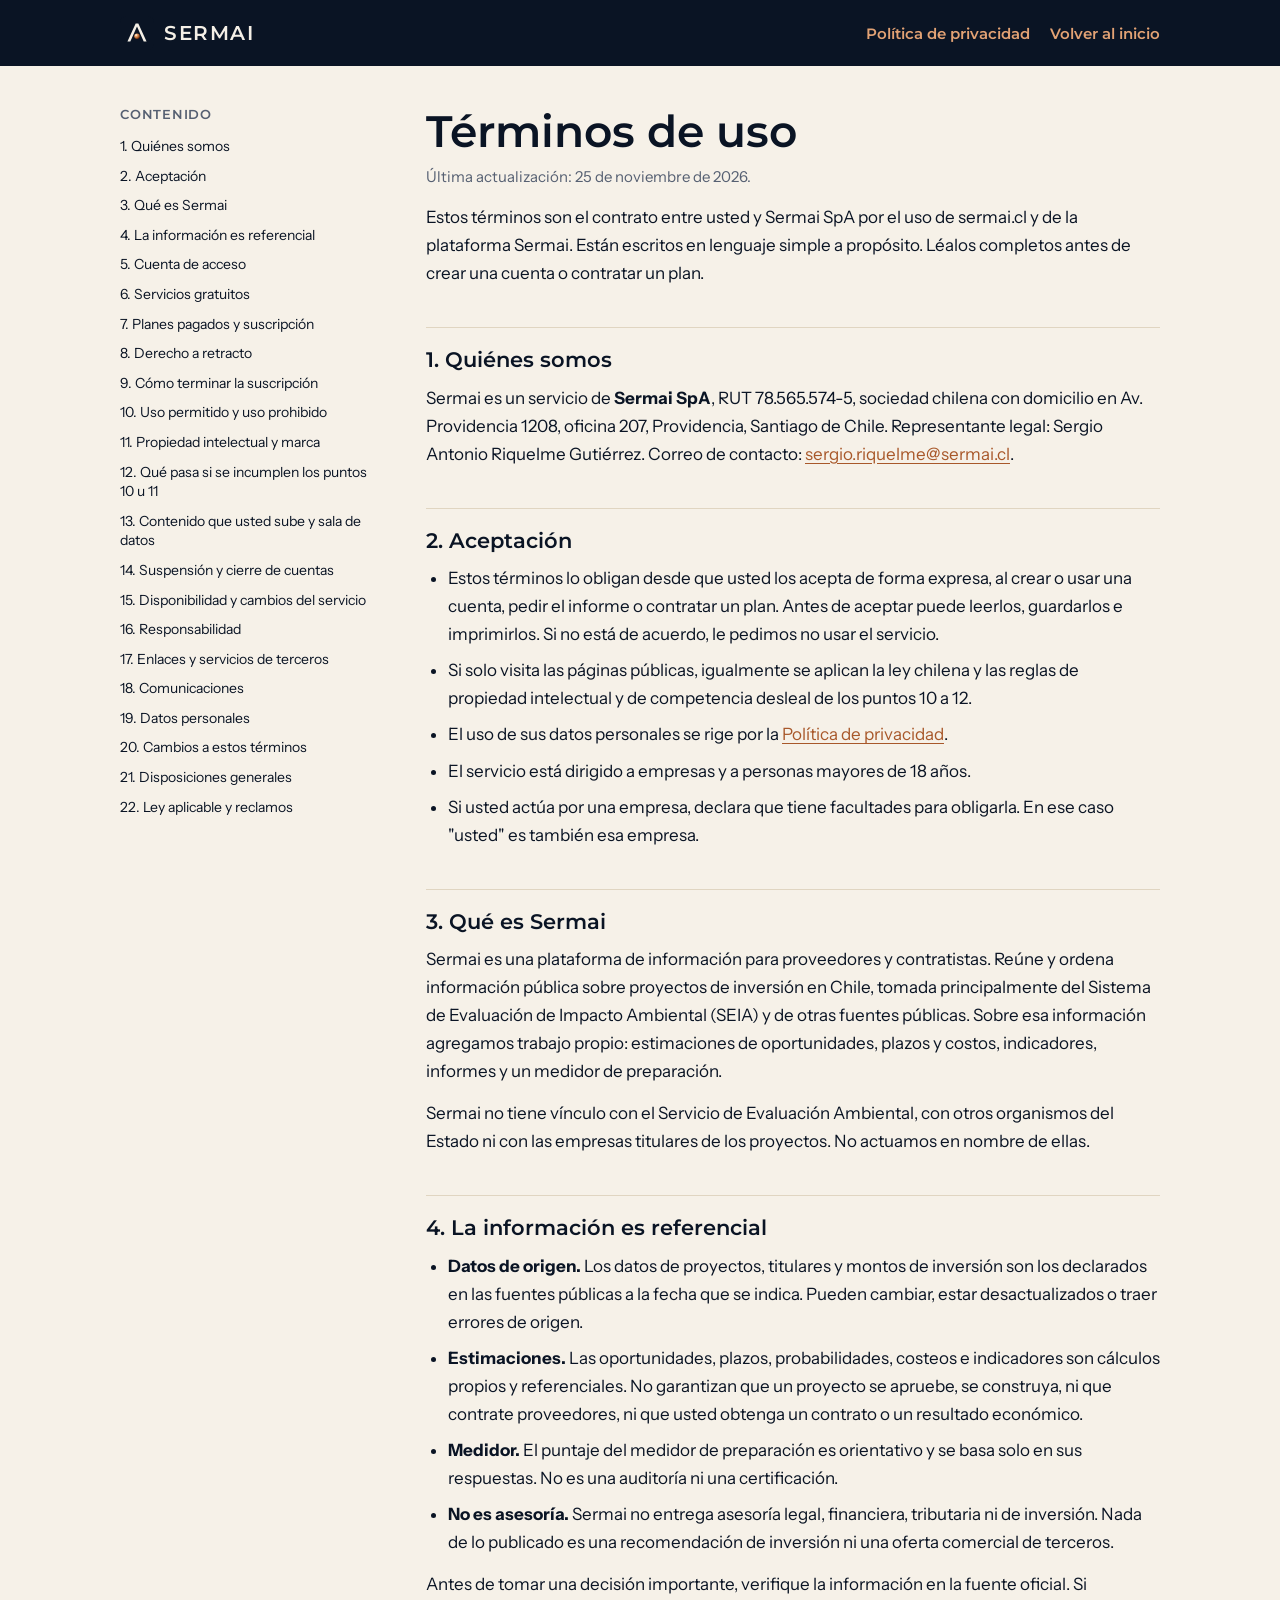
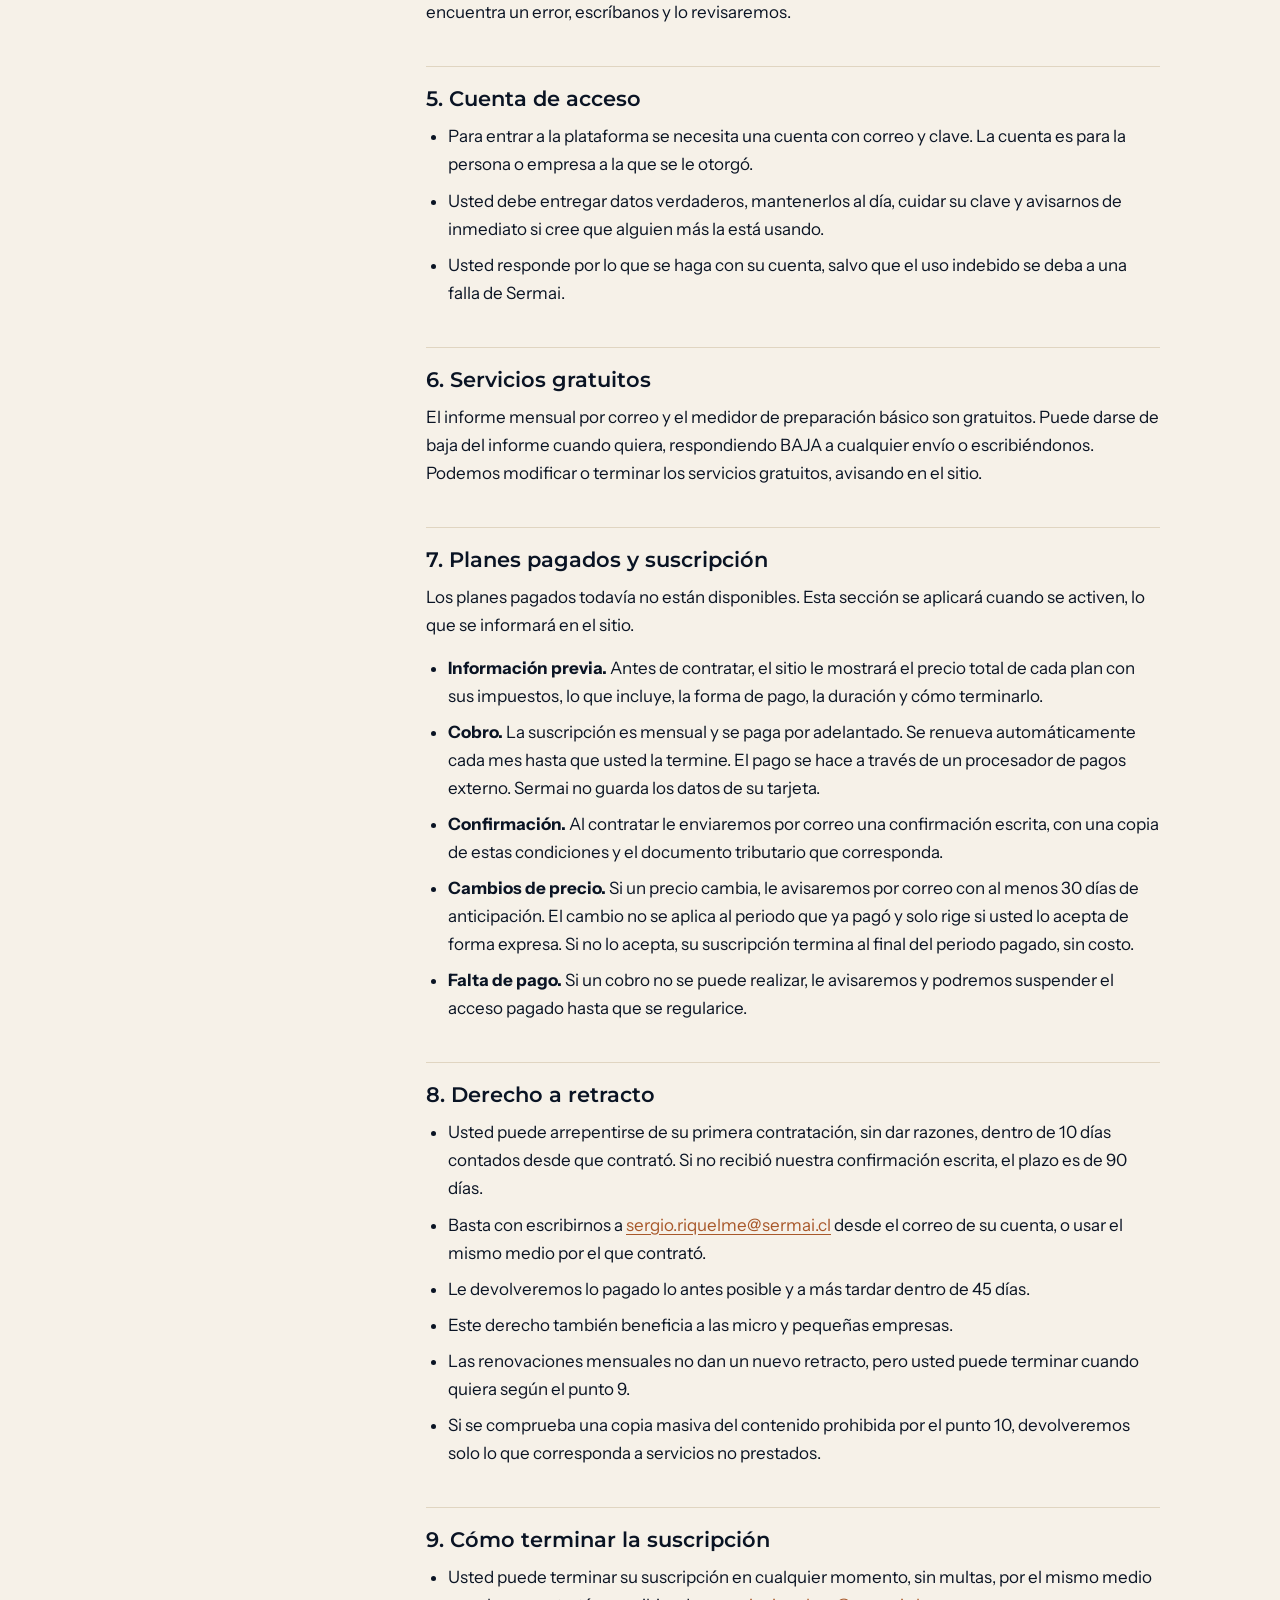
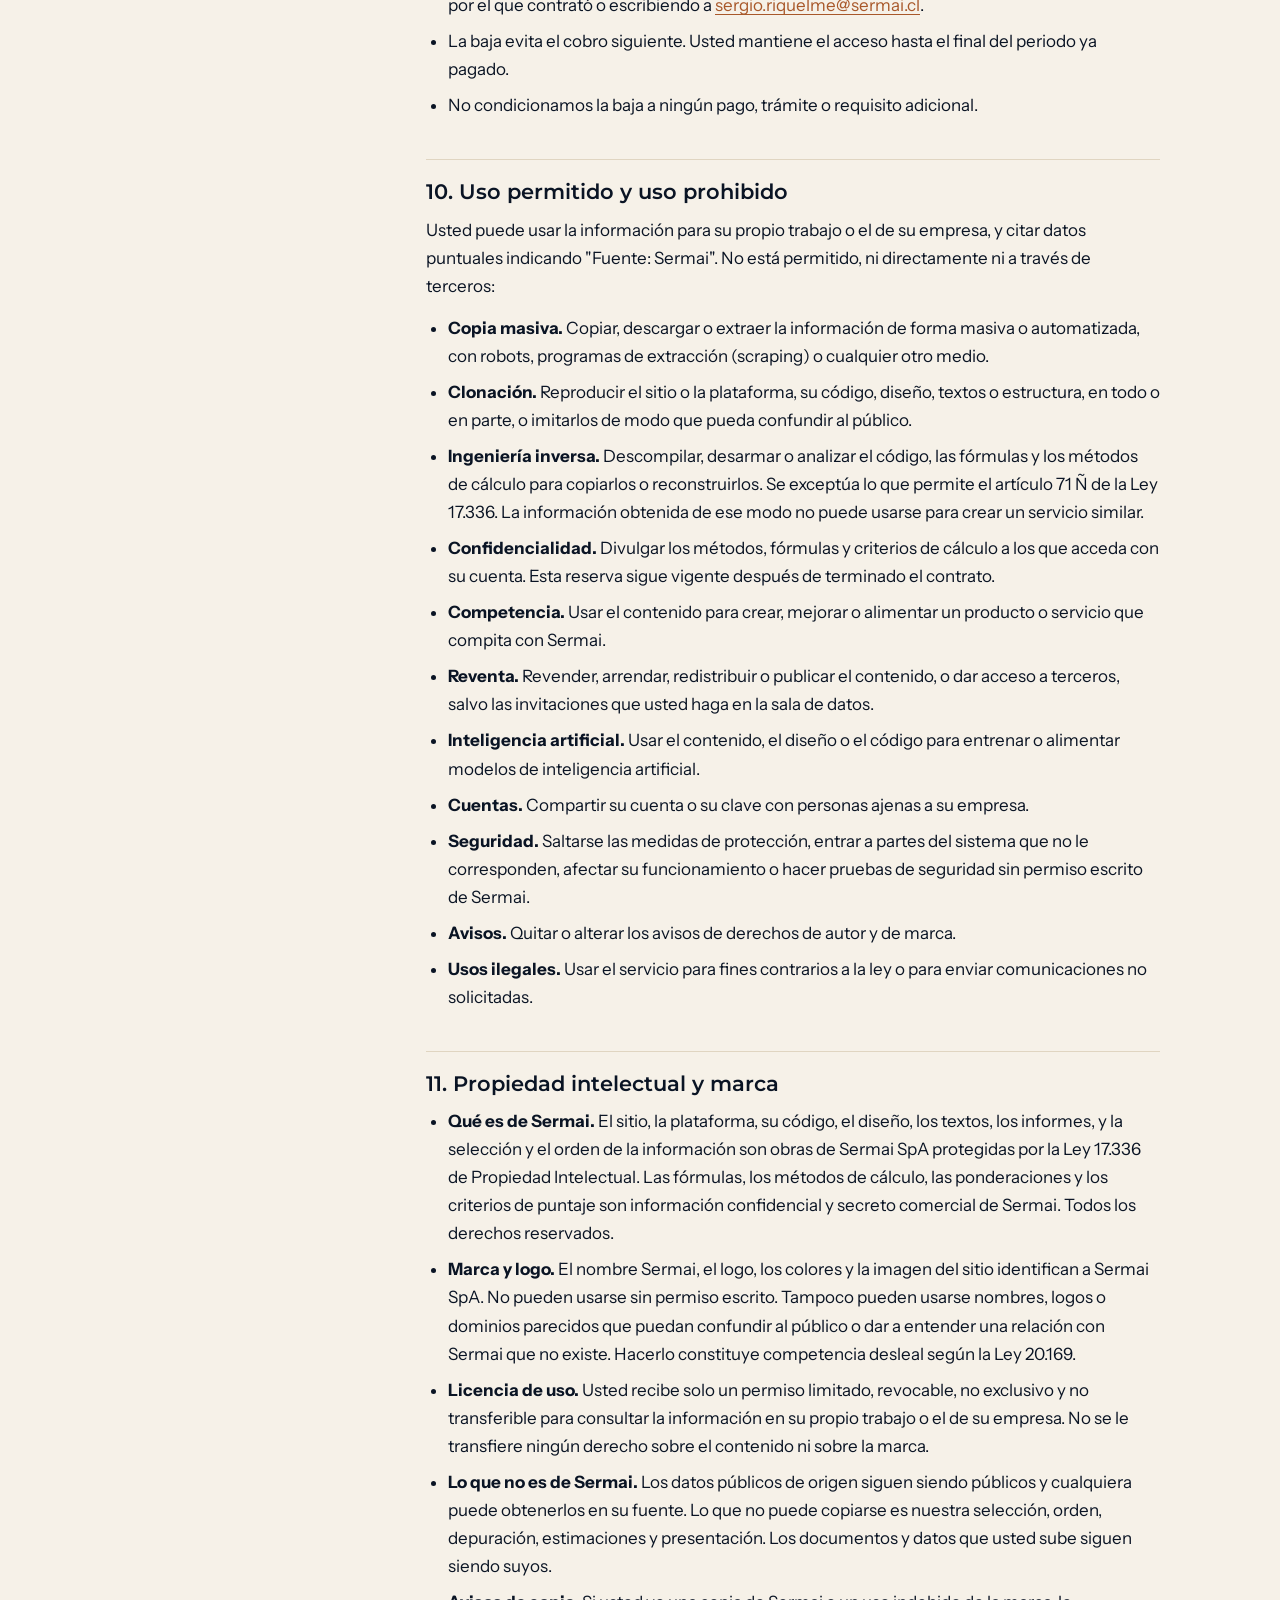
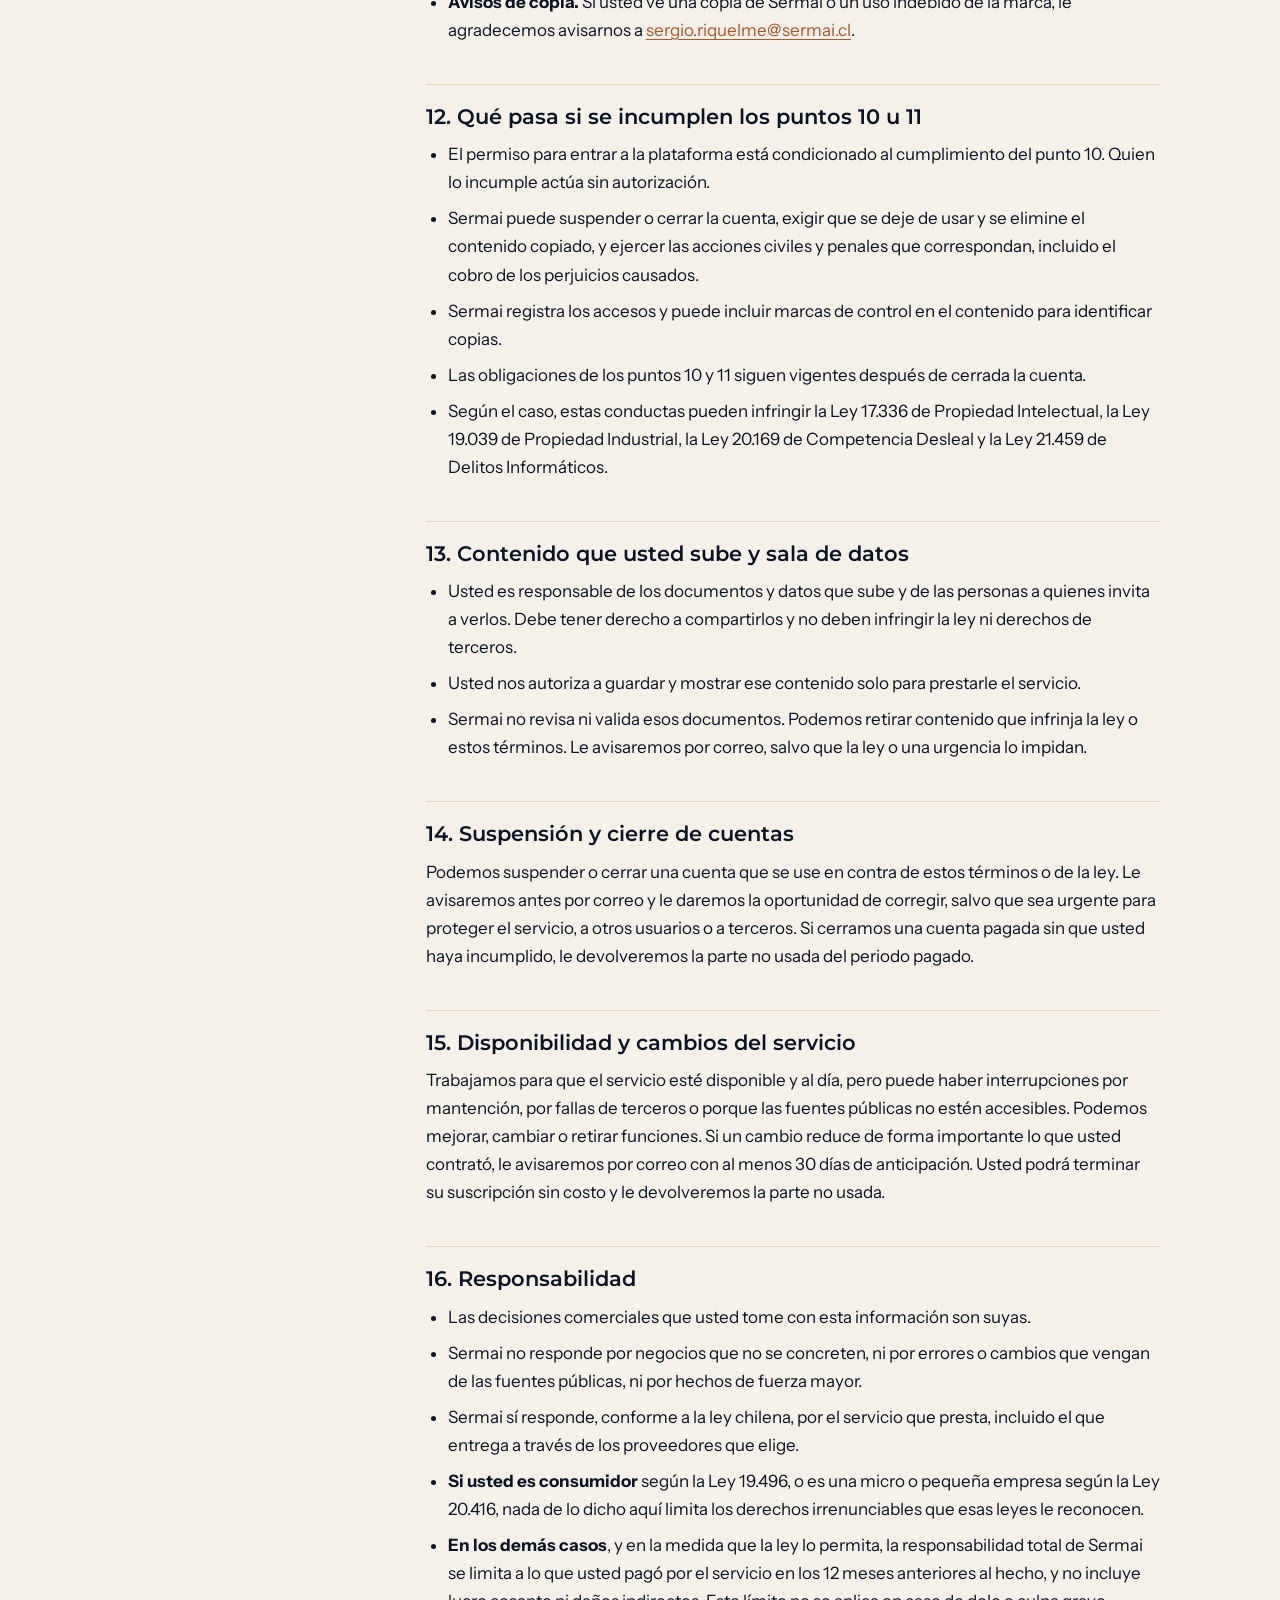
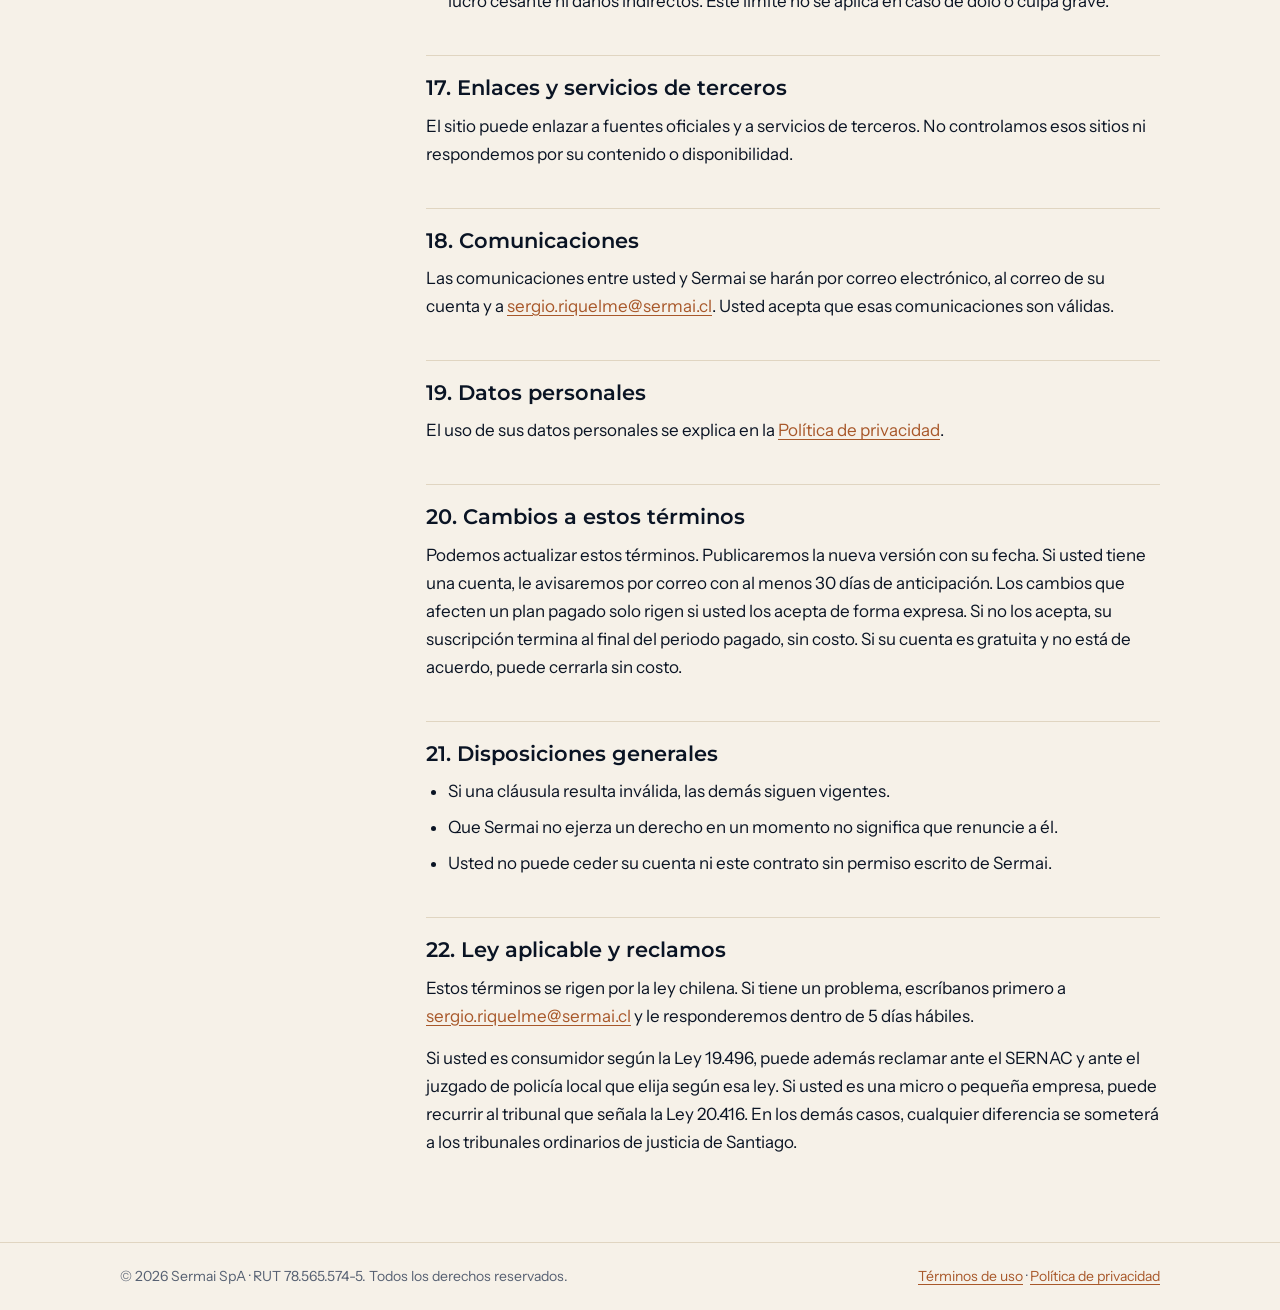
<file: terminos/index.html>
<!doctype html><html lang="es"><head><meta charset="utf-8"><meta name="viewport" content="width=device-width,initial-scale=1">
<title>Términos de uso · Sermai</title><meta name="description" content="Condiciones de uso de sermai.cl y de la plataforma Sermai, de Sermai SpA.">
<link rel="canonical" href="https://sermai.cl/terminos/">
<link rel="icon" type="image/png" sizes="32x32" href="/icono-sermai-a-32.png"><link rel="icon" type="image/svg+xml" href="/icono-sermai-a.svg"><link rel="apple-touch-icon" sizes="180x180" href="/icono-sermai-a-180.png">
<link rel="stylesheet" href="/fonts/fonts.css"><style>
@font-face{font-family:Mont;src:url(/fonts/Montserrat-latin.woff2) format("woff2");font-weight:600;font-display:swap}
:root{--bg:#f6f1e8;--panel:#fbf8f2;--ink:#0a1424;--mut:#566072;--ln:#e0d5c1;--cu:#a8582a}
*{box-sizing:border-box}html{scroll-behavior:smooth;scroll-padding-top:20px}
body{margin:0;background:var(--bg);color:var(--ink);font:400 17px/1.65 "Instrument Sans",system-ui,sans-serif;-webkit-text-size-adjust:100%}
a{color:var(--cu);text-underline-offset:3px}
.top{background:#0a1424}.top .in{max-width:1080px;margin:0 auto;padding:16px 20px;display:flex;justify-content:space-between;align-items:center;gap:16px}
.top a{color:#f4efe6;text-decoration:none;font:600 15px Mont,sans-serif}.marca{display:flex;align-items:center;gap:10px;font-size:20px!important;letter-spacing:.08em}
.marca img{height:34px;width:34px}.top nav{display:flex;gap:20px;flex-wrap:wrap}.top nav a{color:#e2a274}
.in2{max-width:1080px;margin:0 auto;padding:40px 20px 72px;display:grid;grid-template-columns:250px minmax(0,1fr);gap:56px}
.toc{position:sticky;top:20px;align-self:start;font-size:14px;line-height:1.4;max-height:calc(100vh - 40px);overflow:auto}
.toc b{display:block;font:600 13px Mont,sans-serif;letter-spacing:.06em;text-transform:uppercase;color:var(--mut);margin-bottom:10px}
.toc a{display:block;padding:5px 0;color:var(--ink);text-decoration:none}.toc a:hover{color:var(--cu)}
main{max-width:72ch}h1{font:600 clamp(30px,5vw,44px)/1.15 Mont,sans-serif;margin:0 0 8px}
h2{font:600 21px/1.3 Mont,sans-serif;margin:40px 0 10px;padding-top:18px;border-top:1px solid var(--ln)}
p{margin:0 0 14px}.fecha{color:var(--mut);font-size:15px}ul{margin:0 0 14px;padding-left:22px}li{margin-bottom:8px}
.tw{overflow-x:auto;margin:0 0 16px;border:1px solid var(--ln);border-radius:10px;background:var(--panel)}
table{border-collapse:collapse;width:100%;font-size:15.5px;line-height:1.5}th,td{text-align:left;vertical-align:top;padding:10px 14px;border-bottom:1px solid var(--ln)}
th{font:600 13px Mont,sans-serif;color:var(--mut)}tr:last-child td{border-bottom:0}td:first-child{font-weight:600;min-width:130px}
footer{border-top:1px solid var(--ln);color:var(--mut);font-size:14px}footer .in{max-width:1080px;margin:0 auto;padding:22px 20px;display:flex;gap:8px 20px;flex-wrap:wrap;justify-content:space-between}
@media(max-width:820px){.in2{grid-template-columns:minmax(0,1fr);gap:20px;padding-top:28px}.toc{position:static;max-height:none;border:1px solid var(--ln);border-radius:10px;background:var(--panel);padding:14px 16px}body{font-size:16px}}
@media print{.top,.toc,footer{display:none}.in2{display:block}}
</style></head><body>
<div class="top"><div class="in"><a class="marca" href="/"><img src="/icono-sermai-a.svg" alt="">SERMAI</a><nav><a href="/privacidad/">Política de privacidad</a><a href="/">Volver al inicio</a></nav></div></div>
<div class="in2"><aside class="toc"><b>Contenido</b><a href="#p1">1. Quiénes somos</a><a href="#p2">2. Aceptación</a><a href="#p3">3. Qué es Sermai</a><a href="#p4">4. La información es referencial</a><a href="#p5">5. Cuenta de acceso</a><a href="#p6">6. Servicios gratuitos</a><a href="#p7">7. Planes pagados y suscripción</a><a href="#p8">8. Derecho a retracto</a><a href="#p9">9. Cómo terminar la suscripción</a><a href="#p10">10. Uso permitido y uso prohibido</a><a href="#p11">11. Propiedad intelectual y marca</a><a href="#p12">12. Qué pasa si se incumplen los puntos 10 u 11</a><a href="#p13">13. Contenido que usted sube y sala de datos</a><a href="#p14">14. Suspensión y cierre de cuentas</a><a href="#p15">15. Disponibilidad y cambios del servicio</a><a href="#p16">16. Responsabilidad</a><a href="#p17">17. Enlaces y servicios de terceros</a><a href="#p18">18. Comunicaciones</a><a href="#p19">19. Datos personales</a><a href="#p20">20. Cambios a estos términos</a><a href="#p21">21. Disposiciones generales</a><a href="#p22">22. Ley aplicable y reclamos</a></aside><main><h1>Términos de uso</h1>
<p class="fecha">Última actualización: 25 de noviembre de 2026.</p>
<p>Estos términos son el contrato entre usted y Sermai SpA por el uso de sermai.cl y de la plataforma Sermai. Están escritos en lenguaje simple a propósito. Léalos completos antes de crear una cuenta o contratar un plan.</p>
<h2 id="p1">1. Quiénes somos</h2>
<p>Sermai es un servicio de <strong>Sermai SpA</strong>, RUT 78.565.574-5, sociedad chilena con domicilio en Av. Providencia 1208, oficina 207, Providencia, Santiago de Chile. Representante legal: Sergio Antonio Riquelme Gutiérrez. Correo de contacto: <a href="mailto:sergio.riquelme@sermai.cl">sergio.riquelme@sermai.cl</a>.</p>
<h2 id="p2">2. Aceptación</h2>
<ul>
<li>Estos términos lo obligan desde que usted los acepta de forma expresa, al crear o usar una cuenta, pedir el informe o contratar un plan. Antes de aceptar puede leerlos, guardarlos e imprimirlos. Si no está de acuerdo, le pedimos no usar el servicio.</li>
<li>Si solo visita las páginas públicas, igualmente se aplican la ley chilena y las reglas de propiedad intelectual y de competencia desleal de los puntos 10 a 12.</li>
<li>El uso de sus datos personales se rige por la <a href="/privacidad/">Política de privacidad</a>.</li>
<li>El servicio está dirigido a empresas y a personas mayores de 18 años.</li>
<li>Si usted actúa por una empresa, declara que tiene facultades para obligarla. En ese caso "usted" es también esa empresa.</li>
</ul>
<h2 id="p3">3. Qué es Sermai</h2>
<p>Sermai es una plataforma de información para proveedores y contratistas. Reúne y ordena información pública sobre proyectos de inversión en Chile, tomada principalmente del Sistema de Evaluación de Impacto Ambiental (SEIA) y de otras fuentes públicas. Sobre esa información agregamos trabajo propio: estimaciones de oportunidades, plazos y costos, indicadores, informes y un medidor de preparación.</p>
<p>Sermai no tiene vínculo con el Servicio de Evaluación Ambiental, con otros organismos del Estado ni con las empresas titulares de los proyectos. No actuamos en nombre de ellas.</p>
<h2 id="p4">4. La información es referencial</h2>
<ul>
<li><strong>Datos de origen.</strong> Los datos de proyectos, titulares y montos de inversión son los declarados en las fuentes públicas a la fecha que se indica. Pueden cambiar, estar desactualizados o traer errores de origen.</li>
<li><strong>Estimaciones.</strong> Las oportunidades, plazos, probabilidades, costeos e indicadores son cálculos propios y referenciales. No garantizan que un proyecto se apruebe, se construya, ni que contrate proveedores, ni que usted obtenga un contrato o un resultado económico.</li>
<li><strong>Medidor.</strong> El puntaje del medidor de preparación es orientativo y se basa solo en sus respuestas. No es una auditoría ni una certificación.</li>
<li><strong>No es asesoría.</strong> Sermai no entrega asesoría legal, financiera, tributaria ni de inversión. Nada de lo publicado es una recomendación de inversión ni una oferta comercial de terceros.</li>
</ul>
<p>Antes de tomar una decisión importante, verifique la información en la fuente oficial. Si encuentra un error, escríbanos y lo revisaremos.</p>
<h2 id="p5">5. Cuenta de acceso</h2>
<ul>
<li>Para entrar a la plataforma se necesita una cuenta con correo y clave. La cuenta es para la persona o empresa a la que se le otorgó.</li>
<li>Usted debe entregar datos verdaderos, mantenerlos al día, cuidar su clave y avisarnos de inmediato si cree que alguien más la está usando.</li>
<li>Usted responde por lo que se haga con su cuenta, salvo que el uso indebido se deba a una falla de Sermai.</li>
</ul>
<h2 id="p6">6. Servicios gratuitos</h2>
<p>El informe mensual por correo y el medidor de preparación básico son gratuitos. Puede darse de baja del informe cuando quiera, respondiendo BAJA a cualquier envío o escribiéndonos. Podemos modificar o terminar los servicios gratuitos, avisando en el sitio.</p>
<h2 id="p7">7. Planes pagados y suscripción</h2>
<p>Los planes pagados todavía no están disponibles. Esta sección se aplicará cuando se activen, lo que se informará en el sitio.</p>
<ul>
<li><strong>Información previa.</strong> Antes de contratar, el sitio le mostrará el precio total de cada plan con sus impuestos, lo que incluye, la forma de pago, la duración y cómo terminarlo.</li>
<li><strong>Cobro.</strong> La suscripción es mensual y se paga por adelantado. Se renueva automáticamente cada mes hasta que usted la termine. El pago se hace a través de un procesador de pagos externo. Sermai no guarda los datos de su tarjeta.</li>
<li><strong>Confirmación.</strong> Al contratar le enviaremos por correo una confirmación escrita, con una copia de estas condiciones y el documento tributario que corresponda.</li>
<li><strong>Cambios de precio.</strong> Si un precio cambia, le avisaremos por correo con al menos 30 días de anticipación. El cambio no se aplica al periodo que ya pagó y solo rige si usted lo acepta de forma expresa. Si no lo acepta, su suscripción termina al final del periodo pagado, sin costo.</li>
<li><strong>Falta de pago.</strong> Si un cobro no se puede realizar, le avisaremos y podremos suspender el acceso pagado hasta que se regularice.</li>
</ul>
<h2 id="p8">8. Derecho a retracto</h2>
<ul>
<li>Usted puede arrepentirse de su primera contratación, sin dar razones, dentro de 10 días contados desde que contrató. Si no recibió nuestra confirmación escrita, el plazo es de 90 días.</li>
<li>Basta con escribirnos a <a href="mailto:sergio.riquelme@sermai.cl">sergio.riquelme@sermai.cl</a> desde el correo de su cuenta, o usar el mismo medio por el que contrató.</li>
<li>Le devolveremos lo pagado lo antes posible y a más tardar dentro de 45 días.</li>
<li>Este derecho también beneficia a las micro y pequeñas empresas.</li>
<li>Las renovaciones mensuales no dan un nuevo retracto, pero usted puede terminar cuando quiera según el punto 9.</li>
<li>Si se comprueba una copia masiva del contenido prohibida por el punto 10, devolveremos solo lo que corresponda a servicios no prestados.</li>
</ul>
<h2 id="p9">9. Cómo terminar la suscripción</h2>
<ul>
<li>Usted puede terminar su suscripción en cualquier momento, sin multas, por el mismo medio por el que contrató o escribiendo a <a href="mailto:sergio.riquelme@sermai.cl">sergio.riquelme@sermai.cl</a>.</li>
<li>La baja evita el cobro siguiente. Usted mantiene el acceso hasta el final del periodo ya pagado.</li>
<li>No condicionamos la baja a ningún pago, trámite o requisito adicional.</li>
</ul>
<h2 id="p10">10. Uso permitido y uso prohibido</h2>
<p>Usted puede usar la información para su propio trabajo o el de su empresa, y citar datos puntuales indicando "Fuente: Sermai". No está permitido, ni directamente ni a través de terceros:</p>
<ul>
<li><strong>Copia masiva.</strong> Copiar, descargar o extraer la información de forma masiva o automatizada, con robots, programas de extracción (scraping) o cualquier otro medio.</li>
<li><strong>Clonación.</strong> Reproducir el sitio o la plataforma, su código, diseño, textos o estructura, en todo o en parte, o imitarlos de modo que pueda confundir al público.</li>
<li><strong>Ingeniería inversa.</strong> Descompilar, desarmar o analizar el código, las fórmulas y los métodos de cálculo para copiarlos o reconstruirlos. Se exceptúa lo que permite el artículo 71 Ñ de la Ley 17.336. La información obtenida de ese modo no puede usarse para crear un servicio similar.</li>
<li><strong>Confidencialidad.</strong> Divulgar los métodos, fórmulas y criterios de cálculo a los que acceda con su cuenta. Esta reserva sigue vigente después de terminado el contrato.</li>
<li><strong>Competencia.</strong> Usar el contenido para crear, mejorar o alimentar un producto o servicio que compita con Sermai.</li>
<li><strong>Reventa.</strong> Revender, arrendar, redistribuir o publicar el contenido, o dar acceso a terceros, salvo las invitaciones que usted haga en la sala de datos.</li>
<li><strong>Inteligencia artificial.</strong> Usar el contenido, el diseño o el código para entrenar o alimentar modelos de inteligencia artificial.</li>
<li><strong>Cuentas.</strong> Compartir su cuenta o su clave con personas ajenas a su empresa.</li>
<li><strong>Seguridad.</strong> Saltarse las medidas de protección, entrar a partes del sistema que no le corresponden, afectar su funcionamiento o hacer pruebas de seguridad sin permiso escrito de Sermai.</li>
<li><strong>Avisos.</strong> Quitar o alterar los avisos de derechos de autor y de marca.</li>
<li><strong>Usos ilegales.</strong> Usar el servicio para fines contrarios a la ley o para enviar comunicaciones no solicitadas.</li>
</ul>
<h2 id="p11">11. Propiedad intelectual y marca</h2>
<ul>
<li><strong>Qué es de Sermai.</strong> El sitio, la plataforma, su código, el diseño, los textos, los informes, y la selección y el orden de la información son obras de Sermai SpA protegidas por la Ley 17.336 de Propiedad Intelectual. Las fórmulas, los métodos de cálculo, las ponderaciones y los criterios de puntaje son información confidencial y secreto comercial de Sermai. Todos los derechos reservados.</li>
<li><strong>Marca y logo.</strong> El nombre Sermai, el logo, los colores y la imagen del sitio identifican a Sermai SpA. No pueden usarse sin permiso escrito. Tampoco pueden usarse nombres, logos o dominios parecidos que puedan confundir al público o dar a entender una relación con Sermai que no existe. Hacerlo constituye competencia desleal según la Ley 20.169.</li>
<li><strong>Licencia de uso.</strong> Usted recibe solo un permiso limitado, revocable, no exclusivo y no transferible para consultar la información en su propio trabajo o el de su empresa. No se le transfiere ningún derecho sobre el contenido ni sobre la marca.</li>
<li><strong>Lo que no es de Sermai.</strong> Los datos públicos de origen siguen siendo públicos y cualquiera puede obtenerlos en su fuente. Lo que no puede copiarse es nuestra selección, orden, depuración, estimaciones y presentación. Los documentos y datos que usted sube siguen siendo suyos.</li>
<li><strong>Avisos de copia.</strong> Si usted ve una copia de Sermai o un uso indebido de la marca, le agradecemos avisarnos a <a href="mailto:sergio.riquelme@sermai.cl">sergio.riquelme@sermai.cl</a>.</li>
</ul>
<h2 id="p12">12. Qué pasa si se incumplen los puntos 10 u 11</h2>
<ul>
<li>El permiso para entrar a la plataforma está condicionado al cumplimiento del punto 10. Quien lo incumple actúa sin autorización.</li>
<li>Sermai puede suspender o cerrar la cuenta, exigir que se deje de usar y se elimine el contenido copiado, y ejercer las acciones civiles y penales que correspondan, incluido el cobro de los perjuicios causados.</li>
<li>Sermai registra los accesos y puede incluir marcas de control en el contenido para identificar copias.</li>
<li>Las obligaciones de los puntos 10 y 11 siguen vigentes después de cerrada la cuenta.</li>
<li>Según el caso, estas conductas pueden infringir la Ley 17.336 de Propiedad Intelectual, la Ley 19.039 de Propiedad Industrial, la Ley 20.169 de Competencia Desleal y la Ley 21.459 de Delitos Informáticos.</li>
</ul>
<h2 id="p13">13. Contenido que usted sube y sala de datos</h2>
<ul>
<li>Usted es responsable de los documentos y datos que sube y de las personas a quienes invita a verlos. Debe tener derecho a compartirlos y no deben infringir la ley ni derechos de terceros.</li>
<li>Usted nos autoriza a guardar y mostrar ese contenido solo para prestarle el servicio.</li>
<li>Sermai no revisa ni valida esos documentos. Podemos retirar contenido que infrinja la ley o estos términos. Le avisaremos por correo, salvo que la ley o una urgencia lo impidan.</li>
</ul>
<h2 id="p14">14. Suspensión y cierre de cuentas</h2>
<p>Podemos suspender o cerrar una cuenta que se use en contra de estos términos o de la ley. Le avisaremos antes por correo y le daremos la oportunidad de corregir, salvo que sea urgente para proteger el servicio, a otros usuarios o a terceros. Si cerramos una cuenta pagada sin que usted haya incumplido, le devolveremos la parte no usada del periodo pagado.</p>
<h2 id="p15">15. Disponibilidad y cambios del servicio</h2>
<p>Trabajamos para que el servicio esté disponible y al día, pero puede haber interrupciones por mantención, por fallas de terceros o porque las fuentes públicas no estén accesibles. Podemos mejorar, cambiar o retirar funciones. Si un cambio reduce de forma importante lo que usted contrató, le avisaremos por correo con al menos 30 días de anticipación. Usted podrá terminar su suscripción sin costo y le devolveremos la parte no usada.</p>
<h2 id="p16">16. Responsabilidad</h2>
<ul>
<li>Las decisiones comerciales que usted tome con esta información son suyas.</li>
<li>Sermai no responde por negocios que no se concreten, ni por errores o cambios que vengan de las fuentes públicas, ni por hechos de fuerza mayor.</li>
<li>Sermai sí responde, conforme a la ley chilena, por el servicio que presta, incluido el que entrega a través de los proveedores que elige.</li>
<li><strong>Si usted es consumidor</strong> según la Ley 19.496, o es una micro o pequeña empresa según la Ley 20.416, nada de lo dicho aquí limita los derechos irrenunciables que esas leyes le reconocen.</li>
<li><strong>En los demás casos</strong>, y en la medida que la ley lo permita, la responsabilidad total de Sermai se limita a lo que usted pagó por el servicio en los 12 meses anteriores al hecho, y no incluye lucro cesante ni daños indirectos. Este límite no se aplica en caso de dolo o culpa grave.</li>
</ul>
<h2 id="p17">17. Enlaces y servicios de terceros</h2>
<p>El sitio puede enlazar a fuentes oficiales y a servicios de terceros. No controlamos esos sitios ni respondemos por su contenido o disponibilidad.</p>
<h2 id="p18">18. Comunicaciones</h2>
<p>Las comunicaciones entre usted y Sermai se harán por correo electrónico, al correo de su cuenta y a <a href="mailto:sergio.riquelme@sermai.cl">sergio.riquelme@sermai.cl</a>. Usted acepta que esas comunicaciones son válidas.</p>
<h2 id="p19">19. Datos personales</h2>
<p>El uso de sus datos personales se explica en la <a href="/privacidad/">Política de privacidad</a>.</p>
<h2 id="p20">20. Cambios a estos términos</h2>
<p>Podemos actualizar estos términos. Publicaremos la nueva versión con su fecha. Si usted tiene una cuenta, le avisaremos por correo con al menos 30 días de anticipación. Los cambios que afecten un plan pagado solo rigen si usted los acepta de forma expresa. Si no los acepta, su suscripción termina al final del periodo pagado, sin costo. Si su cuenta es gratuita y no está de acuerdo, puede cerrarla sin costo.</p>
<h2 id="p21">21. Disposiciones generales</h2>
<ul>
<li>Si una cláusula resulta inválida, las demás siguen vigentes.</li>
<li>Que Sermai no ejerza un derecho en un momento no significa que renuncie a él.</li>
<li>Usted no puede ceder su cuenta ni este contrato sin permiso escrito de Sermai.</li>
</ul>
<h2 id="p22">22. Ley aplicable y reclamos</h2>
<p>Estos términos se rigen por la ley chilena. Si tiene un problema, escríbanos primero a <a href="mailto:sergio.riquelme@sermai.cl">sergio.riquelme@sermai.cl</a> y le responderemos dentro de 5 días hábiles.</p>
<p>Si usted es consumidor según la Ley 19.496, puede además reclamar ante el SERNAC y ante el juzgado de policía local que elija según esa ley. Si usted es una micro o pequeña empresa, puede recurrir al tribunal que señala la Ley 20.416. En los demás casos, cualquier diferencia se someterá a los tribunales ordinarios de justicia de Santiago.</p></main></div>
<footer><div class="in"><span>© 2026 Sermai SpA · RUT 78.565.574-5. Todos los derechos reservados.</span><span><a href="/terminos/">Términos de uso</a> · <a href="/privacidad/">Política de privacidad</a></span></div></footer>
</body></html>
</file>
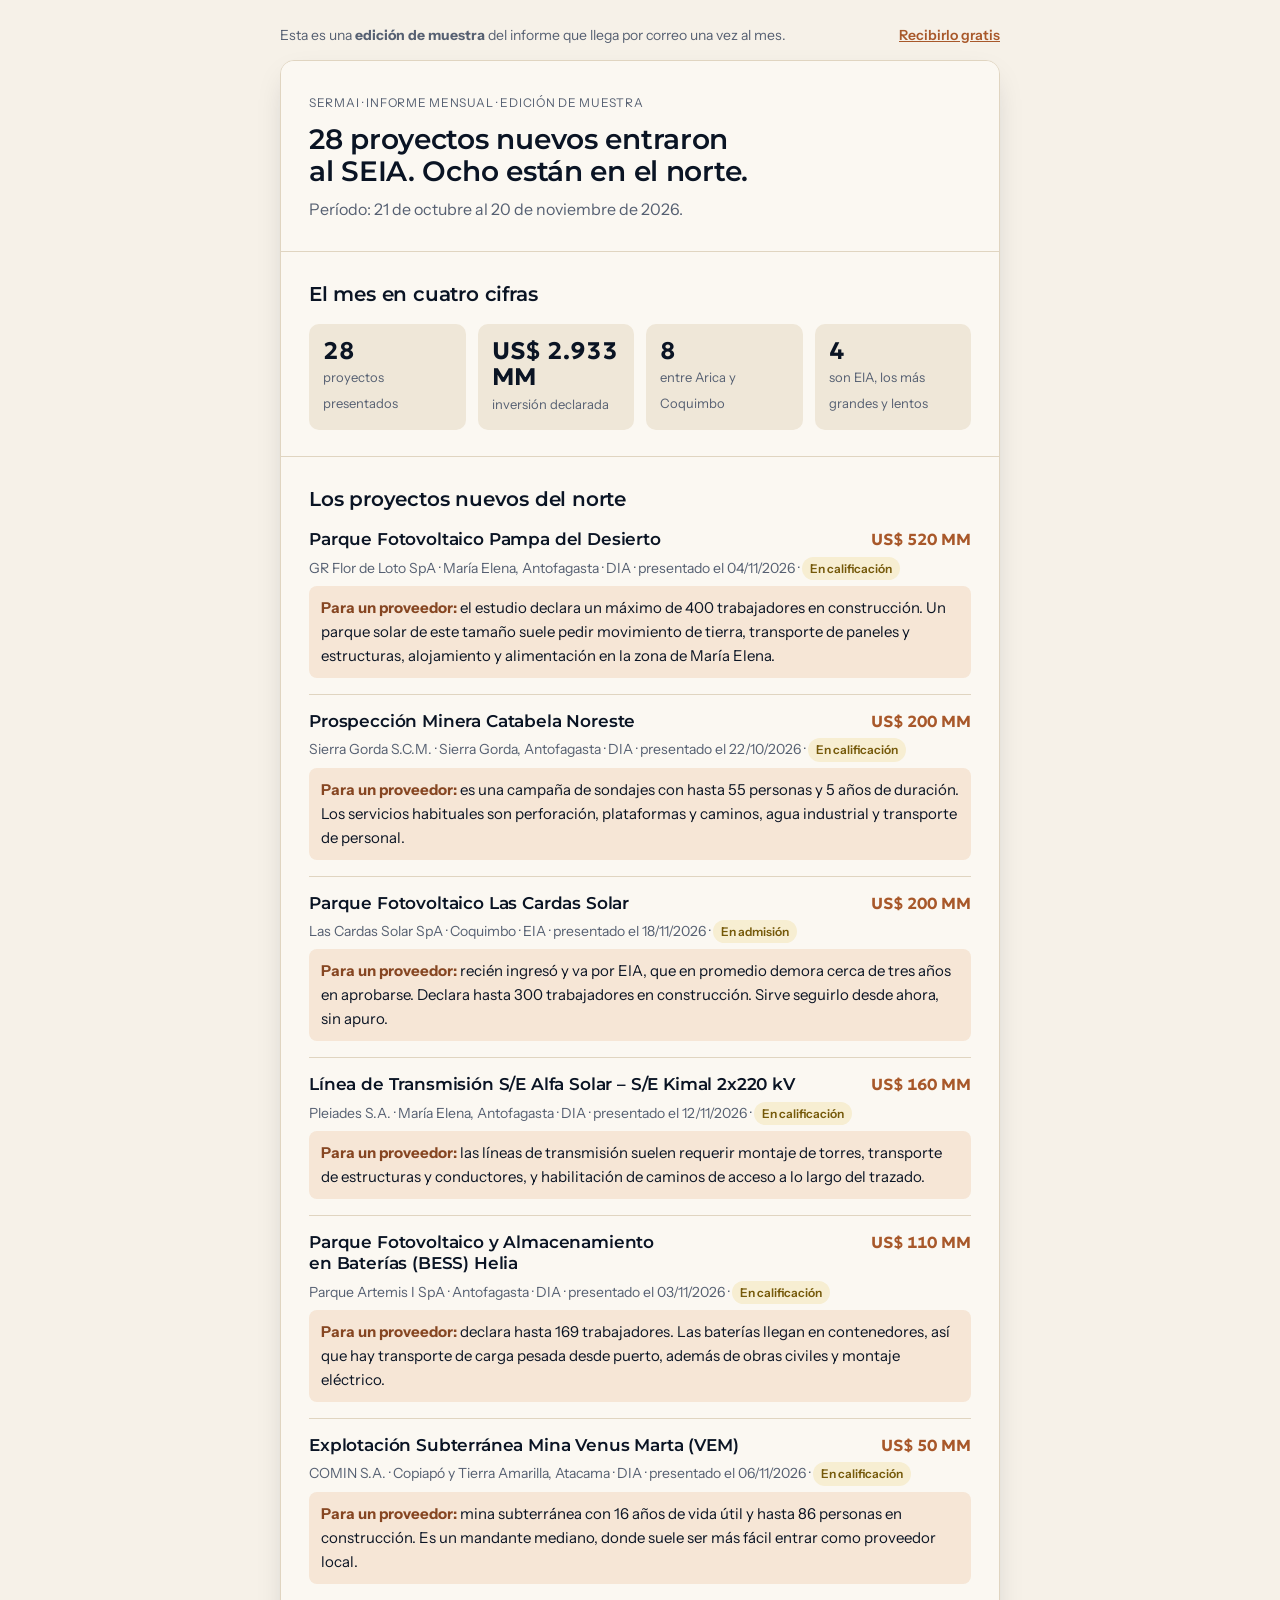
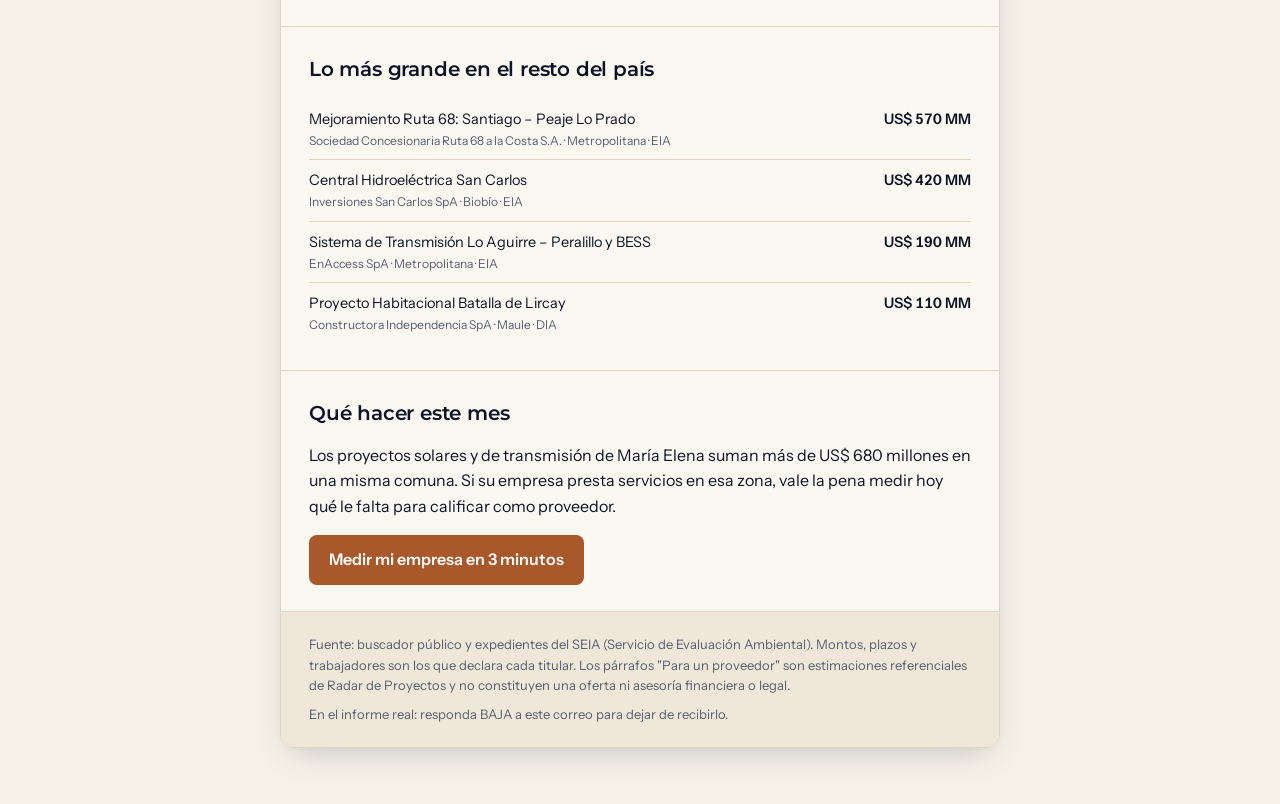
<file: informe-muestra.html>
<!doctype html>
<html lang="es">
<head>
<meta charset="utf-8">
<meta name="viewport" content="width=device-width, initial-scale=1">
<title>Informe de muestra · Sermai</title>
<meta name="description" content="Edición de muestra del informe mensual de Sermai: los proyectos nuevos del SEIA y qué significan para los proveedores.">
<link rel="icon" type="image/png" sizes="32x32" href="/icono-sermai-a-32.png"><link rel="icon" type="image/svg+xml" href="/icono-sermai-a.svg"><link rel="apple-touch-icon" sizes="180x180" href="/icono-sermai-a-180.png">
<meta name="robots" content="index, follow, noai, noimageai">
<link rel="canonical" href="https://sermai.cl/informe-muestra.html">
<meta property="og:title" content="Informe mensual de Sermai (muestra)">
<meta property="og:description" content="28 proyectos nuevos en el SEIA entre el 21 de octubre y el 20 de noviembre de 2026.">
<meta property="og:image" content="https://toninotrupan.github.io/radar-proyectos/og.png">
<link rel="stylesheet" href="fonts/fonts.css">
<style>
:root{--bg:#eceef5;--panel:#fff;--fg:#1b2238;--muted:#626b84;--line:#e2e5ee;--soft:#f5f6fa;--ink:#1c2444;--ink-fg:#f1f3fb;--ink-muted:#b3bddb;--accent:#4c5fd5;--accent-soft:#e9ecfb;--ok:#1f8a6d;--ok-soft:#def2ea;--warn:#75590a;--warn-soft:#f7eed2;--cu:#b8672f}
@media (prefers-color-scheme:dark){:root{--bg:#0f1322;--panel:#181d30;--fg:#e9ecf6;--muted:#9aa3bd;--line:#2a3150;--soft:#1e2439;--ink:#10152b;--accent:#8f9dff;--accent-soft:#252c52;--ok:#5fd0ae;--ok-soft:#173a31;--warn:#e3c56a;--warn-soft:#3a3218;--cu:#f0a468;color-scheme:dark}}
*{box-sizing:border-box}
body{margin:0;background:var(--bg);color:var(--fg);font:16px/1.6 "Instrument Sans",system-ui,sans-serif;padding:24px 16px 56px}
.hoja{max-width:720px;margin:0 auto;background:var(--panel);border:1px solid var(--line);border-radius:14px;overflow:hidden;box-shadow:0 12px 32px -12px rgba(13,24,48,.25)}
.aviso{max-width:720px;margin:0 auto 14px;display:flex;justify-content:space-between;gap:12px;flex-wrap:wrap;align-items:center;font-size:14px;color:var(--muted)}
.aviso a{color:var(--accent);font-weight:600}
header{background:var(--ink);color:var(--ink-fg);padding:28px}
header small{color:var(--ink-muted);letter-spacing:.06em;text-transform:uppercase;font-size:12px}
h1,h2,h3{font-family:Geologica,system-ui,sans-serif;margin:0;text-wrap:balance}
h1{font-size:28px;line-height:1.15;margin-top:8px}
h2{font-size:20px;margin:0 0 14px}
h3{font-size:16.5px;line-height:1.3}
section{padding:26px 28px;border-top:1px solid var(--line)}
p{margin:0}
.kpis{display:grid;grid-template-columns:repeat(4,minmax(0,1fr));gap:12px}
.kpis div{background:var(--soft);border-radius:10px;padding:14px;min-width:0}
.kpis b{display:block;font:700 24px/1.1 Geologica,sans-serif;font-variant-numeric:tabular-nums;overflow-wrap:anywhere}
.kpis span{font-size:13px;color:var(--muted)}
.p{padding:16px 0;border-top:1px solid var(--line);display:flex;flex-direction:column;gap:6px}
.p:first-of-type{border-top:0;padding-top:0}
.fila{display:flex;justify-content:space-between;gap:16px;align-items:flex-start}
.monto{font:700 16px Geologica,sans-serif;color:var(--cu);white-space:nowrap;font-variant-numeric:tabular-nums}
.meta{font-size:14px;color:var(--muted)}
.lee{font-size:15px;background:var(--accent-soft);border-radius:8px;padding:10px 12px}
.lee b{color:var(--accent)}
.tag{display:inline-block;font-size:12px;font-weight:600;padding:2px 8px;border-radius:999px;background:var(--warn-soft);color:var(--warn)}
table{width:100%;border-collapse:collapse;font-size:14.5px}
td{padding:9px 0;border-top:1px solid var(--line);vertical-align:top}
tr:first-child td{border-top:0}
td:last-child{text-align:right;white-space:nowrap;font-variant-numeric:tabular-nums;font-weight:600;padding-left:12px}
td small{display:block;color:var(--muted)}
footer{padding:22px 28px;border-top:1px solid var(--line);font-size:13px;color:var(--muted);background:var(--soft)}
.btn{display:inline-block;background:var(--accent);color:#fff;font-weight:600;text-decoration:none;padding:12px 20px;border-radius:8px}
@media (max-width:560px){.kpis{grid-template-columns:repeat(2,minmax(0,1fr))}section,header,footer{padding-inline:18px}.fila{flex-direction:column;gap:2px}}
</style>
<link rel="stylesheet" href="/sermai-tema.css">
<style>.lee b{color:color-mix(in srgb,var(--accent) 80%,#000)}</style>
</head>
<body>
<div class="aviso"><span>Esta es una <b>edición de muestra</b> del informe que llega por correo una vez al mes.</span><a href="./#final">Recibirlo gratis</a></div>
<article class="hoja">
  <header>
    <small>Sermai · Informe mensual · Edición de muestra</small>
    <h1>28 proyectos nuevos entraron al SEIA. Ocho están en el norte.</h1>
    <p style="color:var(--ink-muted);margin-top:10px">Período: 21 de octubre al 20 de noviembre de 2026.</p>
  </header>

  <section>
    <h2>El mes en cuatro cifras</h2>
    <div class="kpis">
      <div><b>28</b><span>proyectos presentados</span></div>
      <div><b>US$ 2.933 MM</b><span>inversión declarada</span></div>
      <div><b>8</b><span>entre Arica y Coquimbo</span></div>
      <div><b>4</b><span>son EIA, los más grandes y lentos</span></div>
    </div>
  </section>

  <section>
    <h2>Los proyectos nuevos del norte</h2>

    <div class="p">
      <div class="fila"><h3>Parque Fotovoltaico Pampa del Desierto</h3><span class="monto">US$ 520 MM</span></div>
      <p class="meta">GR Flor de Loto SpA · María Elena, Antofagasta · DIA · presentado el 04/11/2026 · <span class="tag">En calificación</span></p>
      <p class="lee"><b>Para un proveedor:</b> el estudio declara un máximo de 400 trabajadores en construcción. Un parque solar de este tamaño suele pedir movimiento de tierra, transporte de paneles y estructuras, alojamiento y alimentación en la zona de María Elena.</p>
    </div>

    <div class="p">
      <div class="fila"><h3>Prospección Minera Catabela Noreste</h3><span class="monto">US$ 200 MM</span></div>
      <p class="meta">Sierra Gorda S.C.M. · Sierra Gorda, Antofagasta · DIA · presentado el 22/10/2026 · <span class="tag">En calificación</span></p>
      <p class="lee"><b>Para un proveedor:</b> es una campaña de sondajes con hasta 55 personas y 5 años de duración. Los servicios habituales son perforación, plataformas y caminos, agua industrial y transporte de personal.</p>
    </div>

    <div class="p">
      <div class="fila"><h3>Parque Fotovoltaico Las Cardas Solar</h3><span class="monto">US$ 200 MM</span></div>
      <p class="meta">Las Cardas Solar SpA · Coquimbo · EIA · presentado el 18/11/2026 · <span class="tag">En admisión</span></p>
      <p class="lee"><b>Para un proveedor:</b> recién ingresó y va por EIA, que en promedio demora cerca de tres años en aprobarse. Declara hasta 300 trabajadores en construcción. Sirve seguirlo desde ahora, sin apuro.</p>
    </div>

    <div class="p">
      <div class="fila"><h3>Línea de Transmisión S/E Alfa Solar – S/E Kimal 2x220 kV</h3><span class="monto">US$ 160 MM</span></div>
      <p class="meta">Pleiades S.A. · María Elena, Antofagasta · DIA · presentado el 12/11/2026 · <span class="tag">En calificación</span></p>
      <p class="lee"><b>Para un proveedor:</b> las líneas de transmisión suelen requerir montaje de torres, transporte de estructuras y conductores, y habilitación de caminos de acceso a lo largo del trazado.</p>
    </div>

    <div class="p">
      <div class="fila"><h3>Parque Fotovoltaico y Almacenamiento en Baterías (BESS) Helia</h3><span class="monto">US$ 110 MM</span></div>
      <p class="meta">Parque Artemis I SpA · Antofagasta · DIA · presentado el 03/11/2026 · <span class="tag">En calificación</span></p>
      <p class="lee"><b>Para un proveedor:</b> declara hasta 169 trabajadores. Las baterías llegan en contenedores, así que hay transporte de carga pesada desde puerto, además de obras civiles y montaje eléctrico.</p>
    </div>

    <div class="p">
      <div class="fila"><h3>Explotación Subterránea Mina Venus Marta (VEM)</h3><span class="monto">US$ 50 MM</span></div>
      <p class="meta">COMIN S.A. · Copiapó y Tierra Amarilla, Atacama · DIA · presentado el 06/11/2026 · <span class="tag">En calificación</span></p>
      <p class="lee"><b>Para un proveedor:</b> mina subterránea con 16 años de vida útil y hasta 86 personas en construcción. Es un mandante mediano, donde suele ser más fácil entrar como proveedor local.</p>
    </div>
  </section>

  <section>
    <h2>Lo más grande en el resto del país</h2>
    <table>
      <tr><td>Mejoramiento Ruta 68: Santiago – Peaje Lo Prado<small>Sociedad Concesionaria Ruta 68 a la Costa S.A. · Metropolitana · EIA</small></td><td>US$ 570 MM</td></tr>
      <tr><td>Central Hidroeléctrica San Carlos<small>Inversiones San Carlos SpA · Biobío · EIA</small></td><td>US$ 420 MM</td></tr>
      <tr><td>Sistema de Transmisión Lo Aguirre – Peralillo y BESS<small>EnAccess SpA · Metropolitana · EIA</small></td><td>US$ 190 MM</td></tr>
      <tr><td>Proyecto Habitacional Batalla de Lircay<small>Constructora Independencia SpA · Maule · DIA</small></td><td>US$ 110 MM</td></tr>
    </table>
  </section>

  <section>
    <h2>Qué hacer este mes</h2>
    <p>Los proyectos solares y de transmisión de María Elena suman más de US$ 680 millones en una misma comuna. Si su empresa presta servicios en esa zona, vale la pena medir hoy qué le falta para calificar como proveedor.</p>
    <p style="margin-top:16px"><a class="btn" href="./#medidor">Medir mi empresa en 3 minutos</a></p>
  </section>

  <footer>
    <p>Fuente: buscador público y expedientes del SEIA (Servicio de Evaluación Ambiental). Montos, plazos y trabajadores son los que declara cada titular. Los párrafos "Para un proveedor" son estimaciones referenciales de Radar de Proyectos y no constituyen una oferta ni asesoría financiera o legal.</p>
    <p style="margin-top:8px">En el informe real: responda BAJA a este correo para dejar de recibirlo.</p>
  </footer>
</article>
<script>
// Conteo de visitas propio, sin cookies ni datos personales.
try{if(location.protocol!=="file:"&&!sessionStorage.getItem("radar_vm")){sessionStorage.setItem("radar_vm","1");var k="sb_publishable_NTYEm1iPk_cet1ASTbpKTQ_TochumyH",o="";try{o=document.referrer?new URL(document.referrer).hostname:""}catch(e){}
fetch("https://pufgxfjxvbgobkavecqo.supabase.co/rest/v1/rpc/radar_visita",{method:"POST",headers:{apikey:k,Authorization:"Bearer "+k,"Content-Type":"application/json"},body:JSON.stringify({p_pagina:"informe-muestra",p_origen:o})}).catch(function(){})}}catch(e){}
</script>
</body>
</html>
</file>
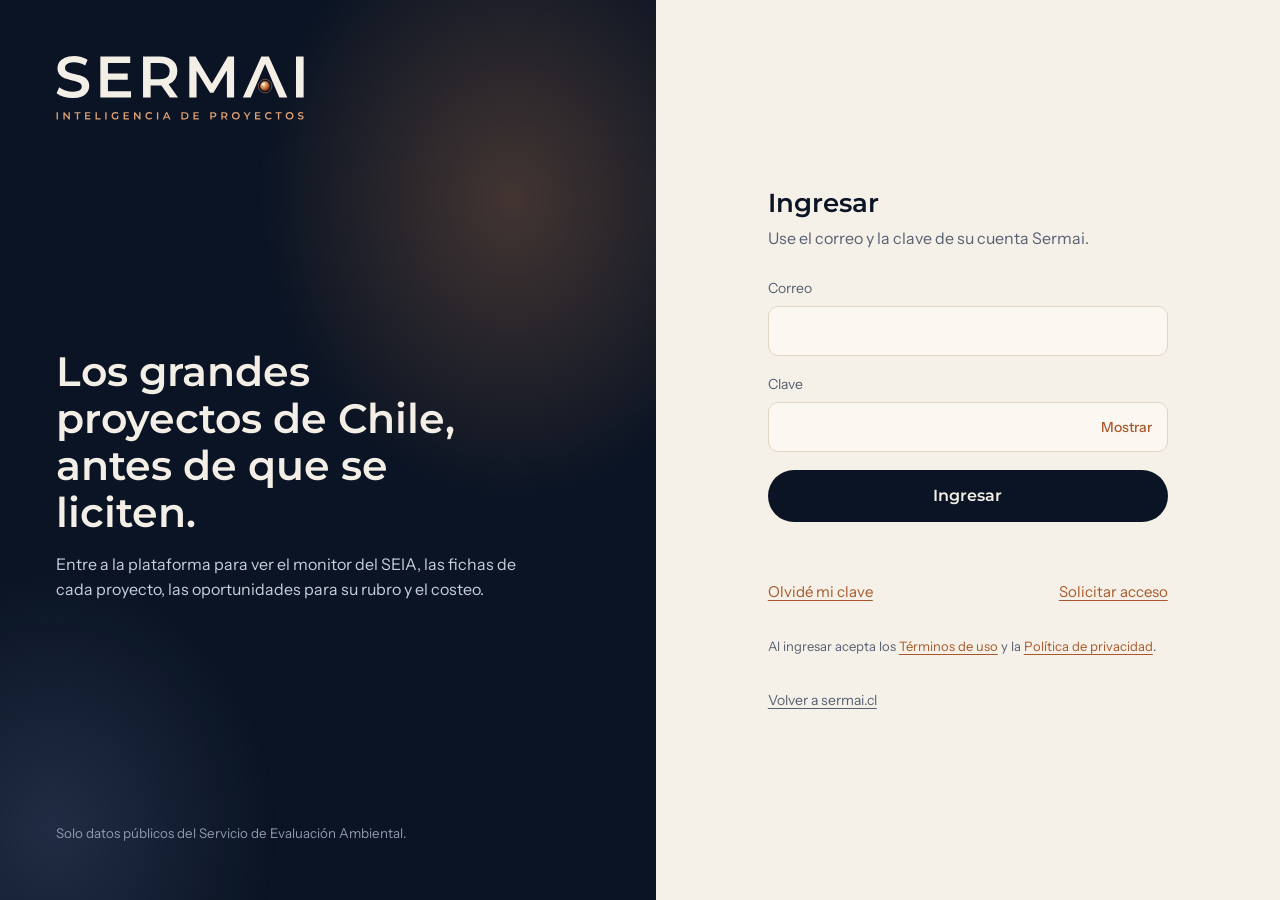
<file: app/entrada.html>
<!doctype html>
<html lang="es">
<head>
<meta charset="utf-8">
<meta name="viewport" content="width=device-width,initial-scale=1">
<meta name="robots" content="noindex">
<title>Sermai · Plataforma</title>
<link rel="icon" href="/favicon.svg?v=2" type="image/svg+xml">
<style>
html,body{height:100%}
body{margin:0;display:grid;place-items:center;background:#f6f1e7;color:#0b1736;font:16px/1.5 system-ui,-apple-system,"Segoe UI",sans-serif;text-align:center;padding:24px;box-sizing:border-box}
p{margin:0 0 16px}
button{font:inherit;padding:10px 18px;border-radius:8px;border:1px solid #0b1736;background:#0b1736;color:#fff;cursor:pointer}
button:focus-visible{outline:3px solid #b8672f;outline-offset:2px}
</style>
<script src="vendor/supabase.js"></script>
</head>
<body>
<div><p id="m" role="status">Cargando la plataforma…</p></div>
<script>
/* Cascarón público: no contiene datos ni cálculos. Si hay sesión con acceso vigente, pide el código de la plataforma al servidor. */
(function(){
  var ir=function(){location.replace("/ingresar/?volver="+encodeURIComponent(location.pathname+location.search+location.hash))};
  var fallo=function(){var m=document.getElementById("m");if(!m)return;m.textContent="No se pudo cargar la plataforma. Revise su conexión a internet.";
    var b=document.createElement("button");b.type="button";b.textContent="Volver a intentar";b.onclick=function(){location.reload()};m.parentNode.appendChild(b)};
  try{
    var sb=window.supabase.createClient("https://pufgxfjxvbgobkavecqo.supabase.co","sb_publishable_NTYEm1iPk_cet1ASTbpKTQ_TochumyH");
    window.SB_PRE=sb;
    sb.auth.getSession().then(function(r){
      var s=r.data&&r.data.session;if(!s)return ir();
      return fetch("/api/app/",{headers:{Authorization:"Bearer "+s.access_token},cache:"no-store"}).then(function(x){
        if(x.status===401||x.status===403)return ir();
        if(!x.ok)throw new Error("HTTP "+x.status);
        return x.text().then(function(h){document.open();document.write(h);document.close()});
      });
    }).catch(fallo);
  }catch(e){ir()}
})();
</script>
</body>
</html>
</file>
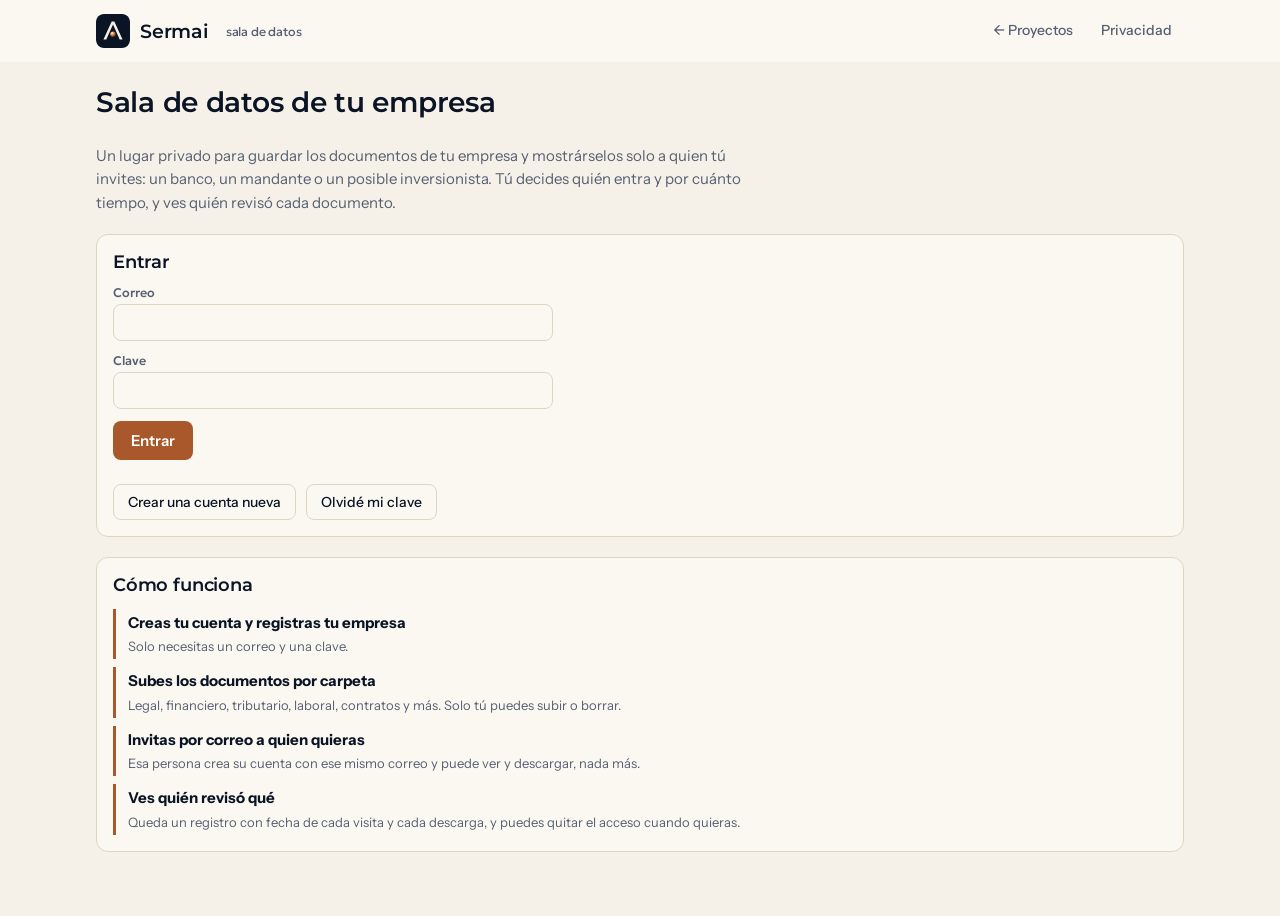
<file: app/sala.html>
<!doctype html>
<html lang="es">
<head>
<meta charset="utf-8">
<meta name="viewport" content="width=device-width, initial-scale=1">
<meta name="robots" content="noindex, nofollow">
<meta name="referrer" content="no-referrer">
<title>Sala de datos · Sermai</title>
<link rel="icon" type="image/png" sizes="32x32" href="/icono-sermai-a-32.png"><link rel="icon" type="image/svg+xml" href="/icono-sermai-a.svg"><link rel="apple-touch-icon" sizes="180x180" href="/icono-sermai-a-180.png">
<link rel="stylesheet" href="https://fonts.googleapis.com/css2?family=Geologica:wght@300..800&family=Instrument+Sans:wght@400..700&display=swap">
<style>
:root{--bg:#f5f6fa;--panel:#ffffff;--fg:#1b2238;--muted:#626b84;--line:#e2e5ee;--soft:#eceef5;--ink:#1c2444;--ink-fg:#f1f3fb;--ink-muted:#b3bddb;--accent:#4c5fd5;--accent-soft:#e9ecfb;--ok:#1f8a6d;--ok-soft:#def2ea;--warn:#8a6a10;--warn-soft:#f7eed2;--bad:#b5473d;--bad-soft:#f9e3df;--eval:#4c5fd5;--eval-soft:#e9ecfb}
@media (prefers-color-scheme:dark){:root{--bg:#0d1222;--panel:#151b30;--fg:#e8ecf7;--muted:#9aa6c2;--line:#262f4d;--soft:#1c2440;--ink:#0b1020;--accent:#9fb0ff;--accent-soft:#1f2850;--ok:#6fd3b4;--ok-soft:#14332c;--warn:#e3c463;--warn-soft:#352c12;--bad:#f09488;--bad-soft:#3b1d1a;--eval:#9fb0ff;--eval-soft:#1f2850;color-scheme:dark}}
*{box-sizing:border-box}
body{margin:0;background:var(--bg);color:var(--fg);font:15px/1.55 "Instrument Sans",system-ui,sans-serif}
a{color:var(--accent)}
.top{background:var(--ink);color:var(--ink-fg)}
.top .in{max-width:1120px;margin:0 auto;padding:14px 16px;display:flex;flex-wrap:wrap;gap:10px 24px;align-items:center;justify-content:space-between}
.brand{font:800 19px/1 Geologica,"Instrument Sans",system-ui,sans-serif;color:var(--ink-fg);text-decoration:none}
.brand small{font:400 12.5px Geologica,"Instrument Sans",system-ui,sans-serif;color:var(--ink-muted);margin-left:8px;}
nav{display:flex;gap:4px;flex-wrap:wrap}
nav a{color:var(--ink-muted);text-decoration:none;padding:6px 12px;border-radius:999px;font-weight:500;font-size:14px}
nav a[aria-current="page"]{background:var(--accent);color:#fff}
nav a:focus-visible,button:focus-visible,select:focus-visible,input:focus-visible,a:focus-visible{outline:2px solid var(--accent);outline-offset:2px}
main{max-width:1120px;margin:0 auto;padding:24px 16px 64px;display:flex;flex-direction:column;gap:20px}
h1{font:700 28px/1.15 Geologica,"Instrument Sans",system-ui,sans-serif;margin:0;text-wrap:balance}
h2{font:700 18px/1.25 Geologica,"Instrument Sans",system-ui,sans-serif;margin:0}
.lead{color:var(--muted);margin:6px 0 0;max-width:68ch}
.stamp{font:400 12.5px Geologica,"Instrument Sans",system-ui,sans-serif;color:var(--muted)}
.kpis{display:grid;grid-template-columns:repeat(auto-fit,minmax(150px,1fr));gap:12px}
.kpi{background:var(--panel);border:1px solid var(--line);border-radius:10px;padding:12px 14px}
.kpi b{display:block;font:700 24px/1.2 Geologica,"Instrument Sans",system-ui,sans-serif;font-variant-numeric:tabular-nums}
.kpi span{color:var(--muted);font-size:13px}
.panel{background:var(--panel);border:1px solid var(--line);border-radius:12px;padding:16px;display:flex;flex-direction:column;gap:12px}
.panel.hl{border-color:var(--accent)}
.filters{display:flex;flex-wrap:wrap;gap:10px;align-items:end}
.filters label{display:flex;flex-direction:column;gap:4px;font:500 12.5px Geologica,"Instrument Sans",system-ui,sans-serif;color:var(--muted);flex:1 1 165px;min-width:0}
select,input{font:15px "Instrument Sans",system-ui,sans-serif;color:var(--fg);background:var(--panel);border:1px solid var(--line);border-radius:8px;padding:8px 10px;width:100%;min-width:0}
.count{color:var(--muted);font-size:13px;margin:0}
.list{display:flex;flex-direction:column;gap:10px}
.card{background:var(--panel);border:1px solid var(--line);border-radius:10px;padding:14px 16px;display:grid;grid-template-columns:minmax(0,1fr) auto;gap:6px 16px;text-decoration:none;color:inherit}
.card:hover{border-color:var(--accent)}
.card h3{font:600 16px/1.3 "Instrument Sans",system-ui,sans-serif;margin:0;text-wrap:balance}
.meta{color:var(--muted);font-size:13px;margin:0}
.inv{text-align:right;font:700 20px/1.1 Geologica,"Instrument Sans",system-ui,sans-serif;font-variant-numeric:tabular-nums;white-space:nowrap}
.inv small{display:block;font:400 12.5px "Instrument Sans",system-ui,sans-serif;color:var(--muted)}
.tags{display:flex;flex-wrap:wrap;gap:6px;grid-column:1/-1}
.tag{font-size:12px;padding:2px 8px;border-radius:999px;background:var(--soft)}
.tag.rubro{background:var(--accent-soft);color:var(--accent);font-weight:600}
.tag.ok{background:var(--ok-soft);color:var(--ok);font-weight:600}
.tag.eval{background:var(--eval-soft);color:var(--eval);font-weight:600}
.tag.adm{background:var(--warn-soft);color:var(--warn);font-weight:600}
.tag.bad{background:var(--bad-soft);color:var(--bad);font-weight:600}
.why{grid-column:1/-1;font-size:13px;color:var(--muted);margin:0}
.why b{color:var(--fg)}
.more{align-self:center;background:var(--panel);border:1px solid var(--line);border-radius:999px;padding:8px 18px;font:500 14px "Instrument Sans",system-ui,sans-serif;color:var(--fg);cursor:pointer}
.grid2{display:grid;grid-template-columns:repeat(auto-fit,minmax(300px,1fr));gap:16px}
.dl{display:grid;grid-template-columns:auto minmax(0,1fr);gap:6px 16px;margin:0;font-size:14px}
.dl dt{color:var(--muted)}
.dl dd{margin:0}
.desc{white-space:pre-line;max-width:75ch;margin:0}
.opps{display:flex;flex-direction:column;gap:8px;margin:0;padding:0;list-style:none}
.opps li{border-left:3px solid var(--accent);padding:2px 0 2px 12px}
.opps b{display:block}
.opps span{font-size:13px;color:var(--muted)}
.bars{display:flex;flex-direction:column;gap:6px}
.bar{display:grid;grid-template-columns:minmax(90px,200px) minmax(0,1fr) auto;gap:10px;align-items:center;font-size:13px}
.bar i{display:block;height:10px;background:var(--accent);border-radius:2px;min-width:2px}
.bar .v{font:500 12px Geologica,"Instrument Sans",system-ui,sans-serif;font-variant-numeric:tabular-nums;white-space:nowrap}
.note{color:var(--muted);font-size:13px;max-width:75ch;margin:0}
.soon{border:1px dashed var(--line);border-radius:10px;padding:12px 14px;color:var(--muted);font-size:14px}
.soon b{color:var(--fg)}
.back{font-size:14px}
.checks{display:grid;grid-template-columns:repeat(auto-fit,minmax(220px,1fr));gap:6px 16px;border:0;padding:0;margin:0}
.checks legend{font:500 12.5px Geologica,"Instrument Sans",system-ui,sans-serif;color:var(--muted);padding:0;margin-bottom:6px}
.checks label{display:flex;gap:8px;align-items:center;font-size:14px}
.checks input{width:auto}
.btn{align-self:flex-start;background:var(--accent);color:#fff;border:0;border-radius:8px;padding:10px 18px;font:600 15px "Instrument Sans",system-ui,sans-serif;cursor:pointer}
.cost{width:100%;border-collapse:collapse;font-size:14px}
.cost th{font:500 12.5px Geologica,"Instrument Sans",system-ui,sans-serif;color:var(--muted);text-align:left;padding:4px 6px}
.cost td{padding:4px 6px;vertical-align:middle}.cost td.n{text-align:right;font-variant-numeric:tabular-nums;white-space:nowrap}
.cost input{padding:6px 8px}.tw{overflow-x:auto}
.btn2{background:var(--panel);border:1px solid var(--line);border-radius:8px;padding:8px 14px;font:500 14px "Instrument Sans",system-ui,sans-serif;color:var(--fg);cursor:pointer;align-self:flex-start}
@media print{.top,.back,.btn,.btn2,.filters{display:none}body{background:#fff}}
.emp{display:flex;flex-direction:column;gap:10px;margin:0;padding:0;list-style:none}
.emp li{border:1px solid var(--line);border-radius:8px;padding:10px 12px;font-size:14px}
.emp b{display:block}.emp span{color:var(--muted);font-size:13px;display:block}
@media (max-width:560px){.card{grid-template-columns:minmax(0,1fr)}.inv{text-align:left}.dl{grid-template-columns:minmax(0,1fr)}.dl dt{margin-top:6px}}
.form{display:grid;grid-template-columns:repeat(auto-fit,minmax(220px,1fr));gap:12px}
.form label,.stack label{display:flex;flex-direction:column;gap:4px;font:500 12.5px Geologica,"Instrument Sans",system-ui,sans-serif;color:var(--muted);min-width:0}
.form .wide{grid-column:1/-1}
textarea{font:15px "Instrument Sans",system-ui,sans-serif;color:var(--fg);background:var(--panel);border:1px solid var(--line);border-radius:8px;padding:8px 10px;width:100%;min-height:84px;resize:vertical}
.stack{display:flex;flex-direction:column;gap:12px;max-width:440px}
.row{display:flex;flex-wrap:wrap;gap:10px;align-items:center}
.chk{display:flex;gap:8px;align-items:flex-start;font-size:14px;color:var(--fg);text-transform:none;letter-spacing:0;font-family:Inter,system-ui,sans-serif}
.chk input{width:auto;margin-top:3px}
.form label.chk,.stack label.chk{flex-direction:row;font:14px/1.5 "Instrument Sans",system-ui,sans-serif;text-transform:none;letter-spacing:0;color:var(--fg)}.form label.chk{grid-column:1/-1}
.msg{font-size:14px;margin:0;padding:8px 12px;border-radius:8px}
.msg.ok{background:var(--ok-soft);color:var(--ok)}.msg.bad{background:var(--bad-soft);color:var(--bad)}.msg.info{background:var(--eval-soft);color:var(--eval)}.msg.warn{background:var(--warn-soft);color:var(--warn)}
.docs{display:flex;flex-direction:column;gap:6px;margin:0;padding:0;list-style:none}
.docs li{display:grid;grid-template-columns:minmax(0,1fr) auto;gap:4px 12px;align-items:center;border:1px solid var(--line);border-radius:8px;padding:8px 12px;font-size:14px}
.docs li span{color:var(--muted);font-size:13px;display:block}
.cat{font:600 14px "Instrument Sans",system-ui,sans-serif;margin:8px 0 0}
.cat small{font-weight:400;color:var(--muted);display:block}
.btn[disabled],.btn2[disabled]{opacity:.55;cursor:default}
.btn2.danger{color:var(--bad);border-color:var(--bad)}
.who{color:var(--ink-muted);font-size:13px}
nav button{background:none;border:0;color:var(--ink-muted);padding:6px 12px;border-radius:999px;font:500 14px "Instrument Sans",system-ui,sans-serif;cursor:pointer}
.legal{max-width:75ch}.legal h2{margin-top:14px}.legal p,.legal li{font-size:14px}
@media (max-width:560px){.docs li{grid-template-columns:minmax(0,1fr)}}
</style>
<link rel="stylesheet" href="/sermai-tema.css">
</head>
<body>
<div class="top"><div class="in">
  <a class="brand" href="#inicio"><svg class="smark" aria-hidden="true" xmlns="http://www.w3.org/2000/svg" viewBox="0 0 64 64"><defs><radialGradient id="ips" gradientUnits="userSpaceOnUse" cx="30.3" cy="36.1" r="7.5"><stop offset="0" stop-color="#fff0dc"/><stop offset=".18" stop-color="#f6bd88"/><stop offset=".55" stop-color="#cf7f47"/><stop offset=".85" stop-color="#8f4518"/><stop offset="1" stop-color="#6a2d0b"/></radialGradient></defs><rect width="64" height="64" rx="12" fill="#0a1424"/><path d="M14,48 L29.5,14 L34.5,14 L50,48 L44.6,48 L32,19.6 L19.4,48 Z" fill="#F4EFE6"/><circle cx="32" cy="38" r="5.2" fill="url(#ips)"/><ellipse cx="30.4" cy="35.8" rx="1.9" ry="1.0" fill="#fff" opacity=".55" transform="rotate(-28 30.4 35.8)"/></svg>Sermai<small>sala de datos</small></a>
  <nav aria-label="Secciones" id="nav"></nav>
</div></div>
<main id="app"><p class="lead">Cargando…</p></main>
<script src="vendor/supabase.js"></script>
<script>
const URL_SB="https://pufgxfjxvbgobkavecqo.supabase.co";
const KEY="sb_publishable_NTYEm1iPk_cet1ASTbpKTQ_TochumyH";
const BUCKET="sala-datos";
const MAX_MB=25;
const POLITICA="2026-11-23";
const REGIONES=["Arica y Parinacota","Tarapacá","Antofagasta","Atacama","Coquimbo","Valparaíso","Metropolitana","O'Higgins","Maule","Ñuble","Biobío","La Araucanía","Los Ríos","Los Lagos","Aysén","Magallanes"];
// Carpetas de la sala de datos: lo que normalmente pide un banco, un mandante o un inversionista.
const CATS=[
 ["presentacion","Presentación de la empresa","Resumen ejecutivo, plan de negocios, organigrama."],
 ["legal","Legal y societario","Escritura de constitución y modificaciones, certificado de vigencia, poderes, composición de socios."],
 ["financiero","Estados financieros","Balances y estados de resultados de los últimos 3 años, flujo de caja, deudas vigentes."],
 ["tributario","Tributario","Carpeta tributaria, declaraciones de IVA (F29) y de renta (F22)."],
 ["laboral","Laboral y previsional","Certificados F30 y F30-1 de la Dirección del Trabajo, dotación, cotizaciones al día."],
 ["comercial","Clientes y contratos","Contratos vigentes, órdenes de compra, principales clientes y facturación por cliente."],
 ["activos","Operación y activos","Listado de equipos y flota, permisos, seguros, propiedades o arriendos."],
 ["seguridad","Seguridad y certificaciones","Certificados ISO, tasa de accidentabilidad de la mutualidad, acreditaciones de mandantes."],
 ["otros","Otros documentos","Cualquier otro antecedente que quieras mostrar."]
];
const TIPO_NEC={capital:"Socio o aporte de capital",deuda:"Préstamo",factoring:"Adelanto de facturas (factoring)",leasing:"Leasing de equipos",otro:"Otro"};
const TIPO_INV={persona:"Persona natural",empresa:"Empresa",fondo:"Fondo de inversión",family_office:"Oficina familiar",otro:"Otro"};
const AVISO_INV="Radar de Proyectos solo muestra información entregada por cada empresa. No recomienda ni evalúa inversiones, no verifica los documentos y no recibe ni administra dinero. Las empresas publicadas no están inscritas en el Registro de Valores de la Comisión para el Mercado Financiero (CMF) y no están sujetas a su fiscalización; sus acciones u otros valores no pueden ofrecerse públicamente en Chile. Toda negociación y acuerdo ocurre directamente entre las partes, fuera de esta plataforma.";

const sb=window.supabase?window.supabase.createClient(URL_SB,KEY):null;
let U=null,INV=false,INV_PUBLICO=false,RECUPERA=false;
const $=s=>document.querySelector(s);
const el=(t,c,x)=>{const e=document.createElement(t);if(c)e.className=c;if(x!=null)e.textContent=x;return e};
const fecha=d=>d?new Date(d).toLocaleDateString("es-CL",{day:"2-digit",month:"2-digit",year:"numeric"}):"";
const fechaHora=d=>d?new Date(d).toLocaleString("es-CL",{day:"2-digit",month:"2-digit",year:"numeric",hour:"2-digit",minute:"2-digit"}):"";
const peso=b=>b==null?"":b<1048576?Math.max(1,Math.round(b/1024))+" KB":(b/1048576).toFixed(1).replace(".",",")+" MB";
const plata=v=>v==null||v===""?"":"$ "+(+v).toLocaleString("es-CL");
function input(type,val,attrs){const i=el(type==="textarea"?"textarea":"input");if(type!=="textarea")i.type=type;if(val!=null)i.value=val;Object.assign(i,attrs||{});return i}
function select(opts,val){const s=el("select");opts.forEach(([v,t])=>{const o=el("option",null,t);o.value=v;s.append(o)});if(val!=null)s.value=val;return s}
function campo(label,ctrl,cls){const l=el("label",cls);l.append(document.createTextNode(label),ctrl);return l}
function casilla(texto,checked){const l=el("label","chk");const i=input("checkbox");i.checked=!!checked;const s=el("span",null,texto);l.append(i,s);return{l,i,s}}
function aviso(box,texto,tipo){box.textContent="";if(texto)box.append(el("p","msg "+(tipo||"info"),texto))}
function errTexto(e){const m=(e&&e.message)||String(e||"");
  if(/Invalid login credentials/i.test(m))return"El correo o la clave no coinciden.";
  if(/Email not confirmed/i.test(m))return"Falta confirmar tu correo. Revisa tu bandeja de entrada y aprieta el enlace que te enviamos.";
  if(/already registered|already been registered/i.test(m))return"Ese correo ya tiene cuenta. Entra con tu clave o usa «Olvidé mi clave».";
  if(/rate limit|too many/i.test(m))return"Se hicieron muchos intentos seguidos. Espera unos minutos y prueba otra vez.";
  if(/Signups not allowed|signup is disabled/i.test(m))return"El registro de cuentas nuevas está cerrado por ahora.";
  if(/password/i.test(m)&&/6|short|weak/i.test(m))return"La clave debe tener al menos 10 caracteres, con letras y números.";
  if(/row-level security|permission denied|not authorized/i.test(m))return"No tienes permiso para hacer esto.";
  if(/exceeded the maximum allowed size|too large/i.test(m))return"El archivo supera el máximo de "+MAX_MB+" MB.";
  if(/Failed to fetch|NetworkError/i.test(m))return"No hay conexión con el servidor. Revisa tu internet y prueba otra vez.";
  return"No se pudo completar: "+m}
// Botón de dos pasos para acciones que no se pueden deshacer (sin ventanas emergentes).
function botonSeguro(texto,confirma,fn){const b=el("button","btn2 danger",texto);b.type="button";let t=null;
  b.onclick=async()=>{if(!t){b.textContent=confirma;t=setTimeout(()=>{b.textContent=texto;t=null},5000);return}clearTimeout(t);b.disabled=true;b.textContent="Un momento…";try{await fn()}catch(e){b.disabled=false;b.textContent=texto;t=null;throw e}};return b}

function pintarNav(h){const nav=$("#nav");nav.textContent="";
  const add=(href,txt,key)=>{const a=el("a",null,txt);a.href=href;if(key&&key===h)a.setAttribute("aria-current","page");nav.append(a)};
  add("./","← Proyectos");
  if(U){add("#inicio","Mis salas","inicio");if(INV)add("#inversion","Inversión","inversion");add("#datos","Mis datos","datos")}
  add("#privacidad","Privacidad","privacidad");
  if(U){const b=el("button",null,"Salir");b.type="button";b.onclick=async()=>{await sb.auth.signOut();location.hash="#inicio"};nav.append(b)}}

async function route(){const h=(location.hash||"#inicio").slice(1);const app=$("#app");app.textContent="";window.scrollTo(0,0);
  const key=h.startsWith("e-")?"inicio":h;pintarNav(key);
  if(!sb){app.append(el("h1",null,"Sala de datos"),el("p","msg bad","No se pudo cargar una parte de la página. Revisa tu conexión y vuelve a cargar."));return}
  try{
    if(h==="privacidad")return vPrivacidad(app);
    if(RECUPERA)return vNuevaClave(app);
    if(!U)return vEntrar(app);
    if(!(await consentido()))return vConsentir(app);
    if(h.startsWith("e-"))return await vEmpresa(app,h.slice(2));
    if(h==="inversion"&&INV)return await vInversion(app);
    if(h==="datos")return await vDatos(app);
    return await vInicio(app);
  }catch(e){app.append(el("p","msg bad",errTexto(e)))}}

// ---------- Entrar / crear cuenta ----------
function vEntrar(app){
  app.append(el("h1",null,"Sala de datos de tu empresa"),el("p","lead","Un lugar privado para guardar los documentos de tu empresa y mostrárselos solo a quien tú invites: un banco, un mandante o un posible inversionista. Tú decides quién entra y por cuánto tiempo, y ves quién revisó cada documento."));
  const p=el("section","panel");let modo="entrar";const box=el("div");
  const pintar=()=>{p.textContent="";const f=el("form","stack");f.noValidate=true;
    p.append(el("h2",null,modo==="entrar"?"Entrar":modo==="crear"?"Crear cuenta":"Recuperar clave"));
    const correo=input("email","",{autocomplete:"email",required:true});const clave=input("password","",{autocomplete:modo==="crear"?"new-password":"current-password",minLength:8});
    f.append(campo("Correo",correo));if(modo!=="recuperar")f.append(campo(modo==="crear"?"Clave (mínimo 8 caracteres)":"Clave",clave));
    let acepta=null;if(modo==="crear"){acepta=casilla("Acepto la política de privacidad y que mis datos se usen solo para operar esta sala de datos.");const a=el("a",null," Leer la política");a.href="#privacidad";acepta.s.append(a);f.append(acepta.l)}
    const b=el("button","btn",modo==="entrar"?"Entrar":modo==="crear"?"Crear mi cuenta":"Enviarme el enlace");b.type="submit";f.append(b,box);
    f.onsubmit=async ev=>{ev.preventDefault();const em=correo.value.trim().toLowerCase();
      if(!/^[^@\s]+@[^@\s]+\.[^@\s]+$/.test(em))return aviso(box,"Escribe un correo válido, por ejemplo nombre@empresa.cl.","bad");
      if(modo!=="recuperar"&&clave.value.length<10)return aviso(box,"La clave debe tener al menos 10 caracteres, con letras y números.","bad");
      if(modo==="crear"&&!acepta.i.checked)return aviso(box,"Para crear la cuenta debes aceptar la política de privacidad.","bad");
      b.disabled=true;aviso(box,"Un momento…");const aqui=location.origin+location.pathname;
      try{
        if(modo==="entrar"){const{error}=await sb.auth.signInWithPassword({email:em,password:clave.value});if(error)throw error}
        else if(modo==="crear"){const{data,error}=await sb.auth.signUp({email:em,password:clave.value,options:{emailRedirectTo:aqui}});if(error)throw error;
          if(data.user&&data.user.identities&&data.user.identities.length===0)throw new Error("already registered");
          if(!data.session){b.disabled=false;return aviso(box,"Te enviamos un correo a "+em+". Ábrelo y aprieta el enlace para confirmar tu cuenta; después vuelve aquí y entra con tu clave.","ok")}
          try{localStorage.setItem("sala_acepto",POLITICA)}catch(e){}}
        else{const{error}=await sb.auth.resetPasswordForEmail(em,{redirectTo:aqui});if(error)throw error;b.disabled=false;return aviso(box,"Si ese correo tiene cuenta, recibirá un enlace para elegir una clave nueva.","ok")}
      }catch(e){b.disabled=false;aviso(box,errTexto(e),"bad")}};
    p.append(f);const r=el("div","row");
    const link=(txt,m)=>{const a=el("button","btn2",txt);a.type="button";a.onclick=()=>{modo=m;box.textContent="";pintar()};r.append(a)};
    if(modo!=="entrar")link("Ya tengo cuenta","entrar");if(modo!=="crear")link("Crear una cuenta nueva","crear");if(modo==="entrar")link("Olvidé mi clave","recuperar");p.append(r)};
  pintar();app.append(p);
  const c=el("section","panel");c.append(el("h2",null,"Cómo funciona"));const ul=el("ul","opps");
  [["Creas tu cuenta y registras tu empresa","Solo necesitas un correo y una clave."],["Subes los documentos por carpeta","Legal, financiero, tributario, laboral, contratos y más. Solo tú puedes subir o borrar."],["Invitas por correo a quien quieras","Esa persona crea su cuenta con ese mismo correo y puede ver y descargar, nada más."],["Ves quién revisó qué","Queda un registro con fecha de cada visita y cada descarga, y puedes quitar el acceso cuando quieras."]].forEach(([a,b])=>{const li=el("li");li.append(el("b",null,a),el("span",null,b));ul.append(li)});
  c.append(ul);app.append(c)}

function vNuevaClave(app){app.append(el("h1",null,"Elige una clave nueva"));const p=el("section","panel");const f=el("form","stack");const clave=input("password","",{autocomplete:"new-password"});const box=el("div");const b=el("button","btn","Guardar la clave nueva");b.type="submit";
  f.append(campo("Clave nueva (mínimo 8 caracteres)",clave),b,box);
  f.onsubmit=async ev=>{ev.preventDefault();if(clave.value.length<10)return aviso(box,"La clave debe tener al menos 10 caracteres, con letras y números.","bad");b.disabled=true;const{error}=await sb.auth.updateUser({password:clave.value});if(error){b.disabled=false;return aviso(box,errTexto(error),"bad")}RECUPERA=false;location.hash="#inicio";route()};
  p.append(f);app.append(p)}

// ---------- Consentimiento (Ley 21.719) ----------
let _consent=null;
async function consentido(){if(_consent===U.id)return true;
  const{data,error}=await sb.from("sala_consentimientos").select("version").eq("version",POLITICA).limit(1);if(error)throw error;
  if(data.length){_consent=U.id;return true}
  let previo=null;try{previo=localStorage.getItem("sala_acepto")}catch(e){}
  if(previo===POLITICA){const r=await sb.from("sala_consentimientos").insert({version:POLITICA});if(!r.error){_consent=U.id;try{localStorage.removeItem("sala_acepto")}catch(e){}return true}}
  return false}
function vConsentir(app){app.append(el("h1",null,"Antes de continuar"),el("p","lead","Para usar la sala de datos necesitamos tu autorización para guardar tu correo, los datos de tu empresa y los documentos que subas."));
  const p=el("section","panel");const c=casilla("Acepto la política de privacidad y que mis datos se usen solo para operar esta sala de datos.");const a=el("a",null," Leer la política");a.href="#privacidad";c.s.append(a);const box=el("div");
  const b=el("button","btn","Aceptar y continuar");b.type="button";b.onclick=async()=>{if(!c.i.checked)return aviso(box,"Marca la casilla para continuar.","bad");b.disabled=true;const{error}=await sb.from("sala_consentimientos").insert({version:POLITICA});if(error){b.disabled=false;return aviso(box,errTexto(error),"bad")}_consent=U.id;route()};
  p.append(c.l,b,box);app.append(p)}

// ---------- Inicio: mis empresas y salas compartidas ----------
function formEmpresa(e,alGuardar){const f=el("form","form");f.noValidate=true;
  const nombre=input("text",e.nombre||"",{maxLength:160}),rut=input("text",e.rut||"",{maxLength:15,placeholder:"76.123.456-7"}),rubro=input("text",e.rubro||"",{maxLength:120,placeholder:"Ej.: transporte de carga"});
  const region=select([["","Elige una región"],...REGIONES.map(r=>[r,r])],e.region||""),sitio=input("url",e.sitio||"",{maxLength:200,placeholder:"https://"}),desc=input("textarea",e.descripcion||"",{maxLength:2000});
  const box=el("div","wide");const b=el("button","btn",e.id?"Guardar cambios":"Crear la sala de esta empresa");b.type="submit";
  f.append(campo("Nombre o razón social",nombre),campo("RUT de la empresa (opcional)",rut),campo("Rubro",rubro),campo("Región",region),campo("Sitio web (opcional)",sitio),campo("Descripción breve (opcional)",desc,"wide"),box,b);
  f.onsubmit=async ev=>{ev.preventDefault();if(nombre.value.trim().length<2)return aviso(box,"Escribe el nombre de la empresa.","bad");
    const fila={nombre:nombre.value.trim(),rut:rut.value.trim()||null,rubro:rubro.value.trim()||null,region:region.value||null,sitio:sitio.value.trim()||null,descripcion:desc.value.trim()||null};
    b.disabled=true;const q=e.id?sb.from("sala_empresas").update({...fila,actualizado_at:new Date().toISOString()}).eq("id",e.id).select().single():sb.from("sala_empresas").insert(fila).select().single();
    const{data,error}=await q;b.disabled=false;if(error)return aviso(box,errTexto(error),"bad");aviso(box,"Guardado.","ok");alGuardar(data)};
  return f}
async function vInicio(app){
  const[{data:emps,error},{data:acc,error:e2}]=await Promise.all([sb.from("sala_empresas").select("*").order("creado_at"),sb.from("sala_accesos").select("empresa_id,vence_at,revocado_at").eq("email",(U.email||"").toLowerCase())]);
  if(error)throw error;if(e2)throw e2;
  const mias=emps.filter(e=>e.owner===U.id),otras=emps.filter(e=>e.owner!==U.id);
  app.append(el("h1",null,"Mis salas de datos"),el("p","lead","Cada empresa tiene su propia sala. Solo tú y las personas que invites pueden ver sus documentos."));
  const p=el("section","panel");p.append(el("h2",null,"Mis empresas"));
  if(mias.length){const l=el("div","list");mias.forEach(e=>{const a=el("a","card");a.href="#e-"+e.id;const d=el("div");d.append(el("h3",null,e.nombre),el("p","meta",[e.rubro,e.region].filter(Boolean).join(" · ")||"Sin rubro ni región todavía"));a.append(d,el("span","tag rubro","Abrir sala"));l.append(a)});p.append(l)}
  else p.append(el("p","note","Todavía no registras ninguna empresa. Completa estos datos para crear su sala."));
  const nueva=el("details");const sum=el("summary",null,mias.length?"Registrar otra empresa":"Registrar mi empresa");sum.style.cursor="pointer";sum.style.fontWeight="600";nueva.open=!mias.length;nueva.append(sum,formEmpresa({},d=>{location.hash="#e-"+d.id}));nueva.lastChild.style.marginTop="12px";p.append(nueva);app.append(p);
  const s=el("section","panel");s.append(el("h2",null,"Salas que me compartieron"));
  if(otras.length){const l=el("div","list");otras.forEach(e=>{const a=el("a","card");a.href="#e-"+e.id;const d=el("div");const ac=acc.find(x=>x.empresa_id===e.id);d.append(el("h3",null,e.nombre),el("p","meta",[e.rubro,e.region,ac&&ac.vence_at?"acceso hasta el "+fecha(ac.vence_at):null].filter(Boolean).join(" · ")));a.append(d,el("span","tag eval","Ver documentos"));l.append(a)});s.append(l)}
  else s.append(el("p","note","Cuando una empresa te invite con el correo "+U.email+", su sala aparecerá aquí."));
  app.append(s)}

// ---------- Sala de una empresa ----------
async function vEmpresa(app,id){
  const b=el("a","back","← Volver a mis salas");b.href="#inicio";app.append(b);
  const{data:e,error}=await sb.from("sala_empresas").select("*").eq("id",id).maybeSingle();if(error)throw error;
  if(!e){app.append(el("h1",null,"Sala no disponible"),el("p","msg warn","No tienes acceso a esta sala. Puede que la invitación haya sido para otro correo (estás usando "+U.email+"), que haya vencido o que la empresa la haya retirado."));return}
  const duena=e.owner===U.id;
  app.append(el("h1",null,e.nombre),el("p","lead",[e.rubro,e.region,e.rut?"RUT "+e.rut:null].filter(Boolean).join(" · ")||"Sala de datos"));
  if(!duena){sb.from("sala_visitas").insert({empresa_id:e.id,accion:"ver_sala"}).then(()=>{});
    app.append(el("p","msg info","Estás viendo esta sala como invitado. Los documentos son confidenciales y la empresa puede ver qué revisas y descargas. No los compartas sin su autorización."));
    if(e.descripcion){const d=el("section","panel");d.append(el("h2",null,"Sobre la empresa"),el("p","desc",e.descripcion));if(e.sitio&&/^https?:\/\//i.test(e.sitio)){const a=el("a",null,"Sitio web");a.href=e.sitio;a.target="_blank";a.rel="noopener";d.append(a)}app.append(d)}}
  const docsBox=el("section","panel");app.append(docsBox);
  const pintarDocs=async()=>{docsBox.textContent="";docsBox.append(el("h2",null,"Documentos"));
    const{data:docs,error}=await sb.from("sala_documentos").select("*").eq("empresa_id",e.id).order("subido_at",{ascending:false});if(error){docsBox.append(el("p","msg bad",errTexto(error)));return}
    const box=el("div");
    if(duena){const f=el("form","form");const cat=select(CATS.map(c=>[c[0],c[1]]));const per=input("text","",{maxLength:40,placeholder:"Ej.: 2025"});const file=input("file",null,{multiple:true});const bt=el("button","btn","Subir documentos");bt.type="submit";
      f.append(campo("Carpeta",cat),campo("Año o período (opcional)",per),campo("Archivos (hasta "+MAX_MB+" MB cada uno)",file,"wide"),bt);
      f.onsubmit=async ev=>{ev.preventDefault();const fs=[...file.files];if(!fs.length)return aviso(box,"Elige al menos un archivo.","bad");
        const grande=fs.find(x=>x.size>MAX_MB*1048576);if(grande)return aviso(box,"«"+grande.name+"» pesa más de "+MAX_MB+" MB. Redúcelo o divídelo en partes.","bad");
        bt.disabled=true;let ok=0;const fallas=[];
        for(const x of fs){aviso(box,"Subiendo "+(ok+fallas.length+1)+" de "+fs.length+": "+x.name+"…");
          const ext=(x.name.match(/\.([A-Za-z0-9]{1,8})$/)||[])[1];const path=e.id+"/"+crypto.randomUUID()+(ext?"."+ext.toLowerCase():"");
          const up=await sb.storage.from(BUCKET).upload(path,x,{contentType:x.type||"application/octet-stream"});
          if(up.error){fallas.push(x.name+" ("+errTexto(up.error)+")");continue}
          const ins=await sb.from("sala_documentos").insert({empresa_id:e.id,categoria:cat.value,nombre:x.name.slice(0,200),path,tamano:x.size,tipo:x.type||null,periodo:per.value.trim()||null});
          if(ins.error){await sb.storage.from(BUCKET).remove([path]);fallas.push(x.name+" ("+errTexto(ins.error)+")");continue}ok++}
        await pintarDocs();const nb=docsBox.querySelector("[data-aviso]");if(nb)aviso(nb,fallas.length?"Se subieron "+ok+" de "+fs.length+". No se pudo subir: "+fallas.join("; "):(ok===1?"Documento subido.":ok+" documentos subidos."),fallas.length?"warn":"ok")};
      docsBox.append(f)}
    box.dataset.aviso="1";docsBox.append(box);
    if(!docs.length&&!duena){docsBox.append(el("p","note","La empresa todavía no sube documentos a esta sala."));return}
    CATS.forEach(([k,n,ayuda])=>{const ds=docs.filter(d=>d.categoria===k);if(!ds.length&&!duena)return;
      const h=el("h3","cat",n+(ds.length?" ("+ds.length+")":""));if(duena||!ds.length)h.append(el("small",null,ayuda));docsBox.append(h);
      if(!ds.length){docsBox.append(el("p","note","Sin documentos todavía."));return}
      const ul=el("ul","docs");ds.forEach(d=>{const li=el("li");const t=el("div");t.append(el("b",null,d.nombre),el("span",null,[d.periodo,peso(d.tamano),"subido el "+fecha(d.subido_at)].filter(Boolean).join(" · ")));
        const acc=el("div","row");const ver=el("button","btn2","Ver o descargar");ver.type="button";
        ver.onclick=async()=>{const w=window.open("","_blank");ver.disabled=true;const{data,error}=await sb.storage.from(BUCKET).createSignedUrl(d.path,120);ver.disabled=false;
          if(error){if(w)w.close();return aviso(box,errTexto(error),"bad")}
          if(!duena)sb.from("sala_visitas").insert({empresa_id:e.id,documento_id:d.id,documento_nombre:d.nombre,accion:"descargar"}).then(()=>{});
          if(w)w.location=data.signedUrl;else location.href=data.signedUrl};
        acc.append(ver);
        if(duena)acc.append(botonSeguro("Borrar","¿Seguro? Aprieta otra vez para borrar",async()=>{const r=await sb.storage.from(BUCKET).remove([d.path]);if(r.error){aviso(box,errTexto(r.error),"bad");throw r.error}const x=await sb.from("sala_documentos").delete().eq("id",d.id);if(x.error){aviso(box,errTexto(x.error),"bad");throw x.error}await pintarDocs()}));
        li.append(t,acc);ul.append(li)});docsBox.append(ul)})};
  await pintarDocs();
  if(!duena)return;

  // Quién puede ver
  const accBox=el("section","panel");app.append(accBox);
  const pintarAcc=async()=>{accBox.textContent="";accBox.append(el("h2",null,"Quién puede ver esta sala"),el("p","note","Invita por correo. La persona debe crear su cuenta en esta página con ese mismo correo; solo podrá ver y descargar. La plataforma no le envía un aviso: avísale tú y pásale el enlace de abajo."));
    const enlace=location.origin+location.pathname+"#e-"+e.id;const r0=el("div","row");const cod=input("text",enlace,{readOnly:true});cod.style.flex="1 1 260px";const cp=el("button","btn2","Copiar enlace");cp.type="button";cp.onclick=async()=>{try{await navigator.clipboard.writeText(enlace);cp.textContent="Enlace copiado"}catch(x){cod.select()}};r0.append(cod,cp);accBox.append(r0);
    const box=el("div");const f=el("form","form");const correo=input("email","",{placeholder:"persona@empresa.cl"}),nota=input("text","",{maxLength:200,placeholder:"Ej.: ejecutivo del banco"}),dur=select([["30","30 días"],["7","7 días"],["90","90 días"],["","Sin vencimiento"]]);const bt=el("button","btn","Dar acceso");bt.type="submit";
    f.append(campo("Correo de la persona",correo),campo("Quién es (opcional)",nota),campo("El acceso dura",dur),bt);
    f.onsubmit=async ev=>{ev.preventDefault();const em=correo.value.trim().toLowerCase();if(!/^[^@\s]+@[^@\s]+\.[^@\s]+$/.test(em))return aviso(box,"Escribe un correo válido.","bad");if(em===(U.email||"").toLowerCase())return aviso(box,"Ese es tu propio correo; tú ya tienes acceso completo.","bad");
      bt.disabled=true;const vence=dur.value?new Date(Date.now()+dur.value*864e5).toISOString():null;
      const{error}=await sb.from("sala_accesos").upsert({empresa_id:e.id,email:em,nota:nota.value.trim()||null,vence_at:vence,revocado_at:null},{onConflict:"empresa_id,email"});bt.disabled=false;
      if(error)return aviso(box,errTexto(error),"bad");await pintarAcc();const nb=accBox.querySelector("[data-aviso]");if(nb)aviso(nb,"Listo: "+em+" ya puede ver esta sala.","ok")};
    box.dataset.aviso="1";accBox.append(f,box);
    const{data,error}=await sb.from("sala_accesos").select("*").eq("empresa_id",e.id).order("creado_at",{ascending:false});if(error){accBox.append(el("p","msg bad",errTexto(error)));return}
    if(!data.length){accBox.append(el("p","note","Nadie más tiene acceso todavía."));return}
    const ul=el("ul","docs");data.forEach(a=>{const li=el("li");const vencido=a.vence_at&&new Date(a.vence_at)<new Date();const estado=a.revocado_at?"acceso retirado el "+fecha(a.revocado_at):vencido?"venció el "+fecha(a.vence_at):a.vence_at?"vigente hasta el "+fecha(a.vence_at):"vigente, sin vencimiento";
      const t=el("div");t.append(el("b",null,a.email),el("span",null,[a.nota,estado].filter(Boolean).join(" · ")));const r=el("div","row");
      if(!a.revocado_at&&!vencido){const q=el("button","btn2 danger","Quitar acceso");q.type="button";q.onclick=async()=>{q.disabled=true;const x=await sb.from("sala_accesos").update({revocado_at:new Date().toISOString()}).eq("id",a.id);if(x.error){q.disabled=false;return aviso(box,errTexto(x.error),"bad")}pintarAcc()};r.append(q)}
      li.append(t,r);ul.append(li)});accBox.append(ul)};
  await pintarAcc();

  // Registro de visitas
  const vis=el("section","panel");vis.append(el("h2",null,"Quién ha revisado la sala"));app.append(vis);
  const{data:vs,error:ev}=await sb.from("sala_visitas").select("*").eq("empresa_id",e.id).order("en",{ascending:false}).limit(100);
  if(ev)vis.append(el("p","msg bad",errTexto(ev)));else if(!vs.length)vis.append(el("p","note","Todavía nadie ha entrado. Aquí verás cada visita y cada descarga con su fecha."));
  else{const ul=el("ul","docs");vs.forEach(v=>{const li=el("li");const t=el("div");t.append(el("b",null,v.email||"Usuario"),el("span",null,(v.accion==="descargar"?"Abrió «"+(v.documento_nombre||"un documento")+"»":"Entró a la sala")+" · "+fechaHora(v.en)));li.append(t);ul.append(li)});vis.append(ul)}

  if(INV)await panelNecesidad(app,e);

  // Datos de la empresa
  const ed=el("section","panel");ed.append(el("h2",null,"Datos de la empresa"),formEmpresa(e,()=>{}));
  ed.append(el("p","note","Si eliminas la sala se borran todos sus documentos, invitaciones y registros. No se puede recuperar."));const eb=el("div");
  ed.append(botonSeguro("Eliminar esta sala","¿Seguro? Aprieta otra vez para eliminar todo",async()=>{
    const{data:ds}=await sb.from("sala_documentos").select("path").eq("empresa_id",e.id);if(ds&&ds.length){const r=await sb.storage.from(BUCKET).remove(ds.map(d=>d.path));if(r.error){aviso(eb,errTexto(r.error),"bad");throw r.error}}
    const x=await sb.from("sala_empresas").delete().eq("id",e.id);if(x.error){aviso(eb,errTexto(x.error),"bad");throw x.error}location.hash="#inicio"}),eb);
  app.append(ed)}

// ---------- Módulo de inversionistas (apagado para el público hasta la autorización de la CMF) ----------
function avisoPrueba(){return el("p","msg warn","Vista de prueba. Este módulo está apagado para el público y solo lo ven las cuentas de prueba, hasta contar con la inscripción y autorización de la CMF.")}
async function panelNecesidad(app,e){const p=el("section","panel hl");app.append(p);
  const pintar=async()=>{p.textContent="";p.append(el("h2",null,"Buscar inversión para esta empresa"));if(!INV_PUBLICO)p.append(avisoPrueba());
    p.append(el("p","note","Si publicas una necesidad, los inversionistas registrados verán solo el nombre, rubro y región de la empresa y lo que escribas aquí. No ven ningún documento hasta que tú aceptes su solicitud."));
    const{data,error}=await sb.from("inv_necesidades").select("*").eq("empresa_id",e.id).order("creado_at").limit(1);if(error){p.append(el("p","msg bad",errTexto(error)));return}
    const n=data[0]||{};const box=el("div","wide");const f=el("form","form");
    const tipo=select(Object.entries(TIPO_NEC),n.tipo||"capital"),monto=input("number",n.monto??"",{min:0,step:1000000,placeholder:"Ej.: 150000000"}),plazo=input("text",n.plazo||"",{maxLength:80,placeholder:"Ej.: 24 meses"}),destino=input("text",n.destino||"",{maxLength:300,placeholder:"Ej.: compra de 3 camiones para contrato adjudicado"}),desc=input("textarea",n.descripcion||"",{maxLength:2000});
    const pub=casilla("Publicar esta necesidad para los inversionistas registrados",n.publicada);const bt=el("button","btn","Guardar");bt.type="submit";
    f.append(campo("Qué buscas",tipo),campo("Monto en pesos",monto),campo("Plazo",plazo),campo("Para qué se usará",destino,"wide"),campo("Detalle (opcional)",desc,"wide"),pub.l,box,bt);
    f.onsubmit=async ev=>{ev.preventDefault();bt.disabled=true;const fila={empresa_id:e.id,tipo:tipo.value,monto:monto.value===""?null:+monto.value,plazo:plazo.value.trim()||null,destino:destino.value.trim()||null,descripcion:desc.value.trim()||null,publicada:pub.i.checked,actualizado_at:new Date().toISOString()};
      const r=n.id?await sb.from("inv_necesidades").update(fila).eq("id",n.id):await sb.from("inv_necesidades").insert(fila);bt.disabled=false;if(r.error)return aviso(box,errTexto(r.error),"bad");await pintar();const nb=p.querySelector("[data-aviso]");if(nb)aviso(nb,fila.publicada?"Guardado y publicado.":"Guardado sin publicar.","ok")};
    box.dataset.aviso="1";p.append(f);
    if(!n.id)return;
    const{data:ints,error:e2}=await sb.from("inv_intereses").select("*").eq("necesidad_id",n.id).order("creado_at",{ascending:false});if(e2){p.append(el("p","msg bad",errTexto(e2)));return}
    p.append(el("h3","cat","Inversionistas interesados"+(ints.length?" ("+ints.length+")":"")));
    if(!ints.length){p.append(el("p","note","Todavía no hay solicitudes."));return}
    const{data:perf}=await sb.from("inv_perfiles").select("user_id,nombre,tipo,calificado,descripcion").in("user_id",ints.map(i=>i.user_id));
    const ul=el("ul","docs");ints.forEach(i=>{const pf=(perf||[]).find(x=>x.user_id===i.user_id)||{};const li=el("li");const t=el("div");
      t.append(el("b",null,(pf.nombre||"Inversionista")+" · "+(TIPO_INV[pf.tipo]||"")),el("span",null,[i.mensaje,pf.calificado?"Declara ser inversionista calificado":null,"solicitó el "+fecha(i.creado_at),i.estado==="aceptado"?"aceptado: ya puede ver la sala, correo "+i.email:i.estado==="rechazado"?"rechazado":null].filter(Boolean).join(" · ")));
      const r=el("div","row");if(i.estado==="enviado"){const ok=el("button","btn2","Aceptar y dar acceso a la sala por 30 días");ok.type="button";
        ok.onclick=async()=>{ok.disabled=true;const a=await sb.from("sala_accesos").upsert({empresa_id:e.id,email:i.email,nota:"Inversionista: "+(pf.nombre||""),vence_at:new Date(Date.now()+30*864e5).toISOString(),revocado_at:null},{onConflict:"empresa_id,email"});if(a.error){ok.disabled=false;return aviso(box,errTexto(a.error),"bad")}
          const u=await sb.from("inv_intereses").update({estado:"aceptado",respondido_at:new Date().toISOString()}).eq("id",i.id);if(u.error){ok.disabled=false;return aviso(box,errTexto(u.error),"bad")}route()};
        const no=el("button","btn2 danger","Rechazar");no.type="button";no.onclick=async()=>{no.disabled=true;const u=await sb.from("inv_intereses").update({estado:"rechazado",respondido_at:new Date().toISOString()}).eq("id",i.id);if(u.error){no.disabled=false;return aviso(box,errTexto(u.error),"bad")}pintar()};r.append(ok,no)}
      li.append(t,r);ul.append(li)});p.append(ul)};
  await pintar()}

async function vInversion(app){app.append(el("h1",null,"Inversión"),el("p","lead","Empresas proveedoras que buscan financiamiento y que aceptan mostrar sus documentos a inversionistas."));
  if(!INV_PUBLICO)app.append(avisoPrueba());app.append(el("p","msg info",AVISO_INV));
  const{data:pfs,error}=await sb.from("inv_perfiles").select("*").eq("user_id",U.id);if(error)throw error;const pf=pfs[0]||{};
  const p=el("section","panel");p.append(el("h2",null,pf.user_id?"Mi perfil de inversionista":"Crea tu perfil de inversionista"));const box=el("div","wide");const f=el("form","form");
  const nombre=input("text",pf.nombre||"",{maxLength:160}),tipo=select(Object.entries(TIPO_INV),pf.tipo||"persona"),mn=input("number",pf.monto_min??"",{min:0,step:1000000}),mx=input("number",pf.monto_max??"",{min:0,step:1000000}),rub=input("text",(pf.rubros||[]).join(", "),{placeholder:"Ej.: transporte, obras civiles"}),desc=input("textarea",pf.descripcion||"",{maxLength:2000});
  const ins=el("fieldset","checks wide");ins.append(el("legend",null,"Qué tipo de operación te interesa"));const insC=Object.entries(TIPO_NEC).map(([k,t])=>{const c=casilla(t,(pf.instrumentos||[]).includes(k));c.k=k;ins.append(c.l);return c});
  const reg=el("fieldset","checks wide");reg.append(el("legend",null,"Regiones de interés (sin marcar = todo Chile)"));const regC=REGIONES.map(r=>{const c=casilla(r,(pf.regiones||[]).includes(r));c.k=r;reg.append(c.l);return c});
  const cal=casilla("Declaro que soy inversionista calificado según la normativa de la CMF (Norma de Carácter General N° 216). Si no lo soy, dejo esta casilla sin marcar.",pf.calificado);cal.l.classList.add("wide");
  const ent=casilla("Entiendo que las empresas publicadas no están inscritas ni fiscalizadas por la CMF, que esta plataforma no recomienda inversiones y que cualquier acuerdo es directo entre las partes.",!!pf.user_id);ent.l.classList.add("wide");
  const bt=el("button","btn",pf.user_id?"Guardar cambios":"Crear mi perfil");bt.type="submit";
  f.append(campo("Nombre o razón social",nombre),campo("Tipo de inversionista",tipo),campo("Monto mínimo en pesos",mn),campo("Monto máximo en pesos",mx),campo("Rubros de interés",rub,"wide"),ins,reg,campo("Sobre ti o tu empresa (opcional)",desc,"wide"),cal.l,ent.l,box,bt);
  f.onsubmit=async ev=>{ev.preventDefault();if(nombre.value.trim().length<2)return aviso(box,"Escribe tu nombre o razón social.","bad");if(!ent.i.checked)return aviso(box,"Debes marcar la casilla «Entiendo que…» para continuar.","bad");
    bt.disabled=true;const fila={user_id:U.id,nombre:nombre.value.trim(),tipo:tipo.value,monto_min:mn.value===""?null:+mn.value,monto_max:mx.value===""?null:+mx.value,instrumentos:insC.filter(c=>c.i.checked).map(c=>c.k),rubros:rub.value.split(",").map(s=>s.trim()).filter(Boolean),regiones:regC.filter(c=>c.i.checked).map(c=>c.k),calificado:cal.i.checked,declaracion_at:new Date().toISOString(),descripcion:desc.value.trim()||null,actualizado_at:new Date().toISOString()};
    const r=await sb.from("inv_perfiles").upsert(fila,{onConflict:"user_id"});bt.disabled=false;if(r.error)return aviso(box,errTexto(r.error),"bad");route()};
  p.append(f);
  if(!pf.user_id){app.append(p);return}
  const o=el("section","panel");o.append(el("h2",null,"Empresas que buscan financiamiento"));const obox=el("div");o.append(obox);app.append(o,p);
  const{data:ops,error:e2}=await sb.rpc("inv_oportunidades");if(e2){o.append(el("p","msg bad",errTexto(e2)));return}
  if(!ops.length){o.append(el("p","note","Todavía no hay empresas publicadas."));return}
  const ul=el("ul","docs");ops.forEach(x=>{const li=el("li");const t=el("div");t.append(el("b",null,x.empresa+" · "+(TIPO_NEC[x.tipo]||x.tipo)+(x.monto!=null?" · "+plata(x.monto):"")),el("span",null,[x.rubro,x.region,x.plazo?"plazo "+x.plazo:null,x.destino].filter(Boolean).join(" · ")));if(x.descripcion)t.append(el("span",null,x.descripcion));
    const r=el("div","row");
    if(x.mi_estado==="aceptado"){const a=el("a","btn2","Ver la sala de datos");a.href="#e-"+x.empresa_id;a.style.textDecoration="none";r.append(a)}
    else if(x.mi_estado)r.append(el("span","tag "+(x.mi_estado==="rechazado"?"bad":"eval"),x.mi_estado==="rechazado"?"La empresa no aceptó":"Solicitud enviada"));
    else{const m=input("text","",{maxLength:1000,placeholder:"Mensaje para la empresa (opcional)"});m.style.flex="1 1 220px";const b=el("button","btn2","Me interesa, pedir acceso");b.type="button";
      b.onclick=async()=>{b.disabled=true;const q=await sb.from("inv_intereses").insert({necesidad_id:x.id,mensaje:m.value.trim()||null});if(q.error){b.disabled=false;return aviso(obox,errTexto(q.error),"bad")}route()};r.append(m,b)}
    li.append(t,r);ul.append(li)});o.append(ul)}

// ---------- Mis datos y privacidad ----------
async function vDatos(app){app.append(el("h1",null,"Mis datos"),el("p","lead","Tu cuenta usa el correo "+U.email+". Aquí puedes pedir ver, corregir o eliminar tus datos personales. Respondemos en un máximo de 30 días corridos."));
  const p=el("section","panel");p.append(el("h2",null,"Hacer una solicitud"));const box=el("div","wide");const f=el("form","form");
  const tipo=select([["acceso","Saber qué datos míos guardan"],["rectificacion","Corregir un dato"],["supresion","Eliminar mis datos y mi cuenta"],["oposicion","Oponerme a un uso de mis datos"],["portabilidad","Recibir una copia de mis datos"],["bloqueo","Suspender temporalmente el uso de mis datos"],["otra","Otra consulta"]]);const det=input("textarea","",{maxLength:2000});const bt=el("button","btn","Enviar solicitud");bt.type="submit";
  f.append(campo("Qué necesitas",tipo),campo("Detalle (opcional)",det,"wide"),box,bt);
  f.onsubmit=async ev=>{ev.preventDefault();bt.disabled=true;const r=await sb.from("sala_solicitudes").insert({tipo:tipo.value,detalle:det.value.trim()||null});bt.disabled=false;if(r.error)return aviso(box,errTexto(r.error),"bad");route()};
  p.append(f,el("p","note","Las salas y documentos de tus empresas los puedes borrar tú mismo, de inmediato, dentro de cada sala (al final, «Eliminar esta sala»)."));app.append(p);
  const{data,error}=await sb.from("sala_solicitudes").select("*").order("creado_at",{ascending:false});if(error)throw error;
  const s=el("section","panel");s.append(el("h2",null,"Mis solicitudes"));
  if(!data.length)s.append(el("p","note","No has hecho solicitudes."));else{const ul=el("ul","docs");data.forEach(x=>{const li=el("li");const t=el("div");t.append(el("b",null,tipo.querySelector('option[value="'+x.tipo+'"]').textContent),el("span",null,"Enviada el "+fecha(x.creado_at)+(x.respondido_at?" · respondida el "+fecha(x.respondido_at)+(x.respuesta?": "+x.respuesta:""):" · en revisión")));li.append(t);ul.append(li)});s.append(ul)}
  app.append(s)}

function vPrivacidad(app){const d=el("section","panel legal");app.append(el("h1",null,"Política de privacidad de la sala de datos"),el("p","stamp","Versión del 25 de noviembre de 2026"),d);
  const h=t=>d.append(el("h2",null,t)),p=t=>d.append(el("p",null,t)),l=a=>{const ul=el("ul");a.forEach(t=>ul.append(el("li",null,t)));d.append(ul)};
  h("Quién es responsable");p("Sermai SpA (RUT 78.565.574-5) opera esta sala de datos y es responsable de los datos personales de las cuentas, conforme a la Ley N° 19.628. Esta política complementa la Política de privacidad general de Sermai, publicada en sermai.cl/privacidad. Contacto: sergio.riquelme@sermai.cl.");
  h("Qué datos guardamos");l(["Tu correo electrónico y tu clave (la clave se guarda cifrada; no podemos leerla).","Los datos de la empresa que registres: nombre, RUT, rubro, región, sitio web y descripción.","Los documentos que subas a la sala y los correos de las personas a las que invites.","Un registro de quién entra a cada sala y qué documentos abre, con fecha y hora.","Si usas el módulo de inversión: tu perfil de inversionista y las solicitudes que envíes o recibas."]);
  h("Para qué los usamos");p("Solo para operar la sala de datos: permitir que entres, mostrar los documentos a quienes cada empresa autorice y dejar registro de las visitas. La base legal es tu consentimiento, que das al crear la cuenta y que puedes retirar cuando quieras. No vendemos tus datos ni los usamos para publicidad.");
  h("Quién puede verlos");l(["Los documentos de una empresa los ve solo quien la registró y las personas que esa empresa invite, mientras dure el acceso.","La empresa ve el correo de quienes entran a su sala y lo que revisan.","El administrador de la plataforma puede acceder a los datos solo para soporte, seguridad o por obligación legal.","Los datos se guardan en servidores de Supabase (proveedor de bases de datos en la nube), ubicados fuera de Chile, con acceso cifrado."]);
  h("Responsabilidad de quien sube documentos");p("Si los documentos que subes contienen datos de otras personas (socios, trabajadores, clientes), tú eres responsable de tener derecho a compartirlos. Sube solo lo necesario y evita datos sensibles como información de salud.");
  h("Cuánto tiempo los guardamos");p("Mientras mantengas tu cuenta. Puedes borrar tus salas y documentos en cualquier momento y se eliminan de inmediato. Si pides eliminar tu cuenta, borramos tus datos en un máximo de 30 días, salvo lo que la ley obligue a conservar.");
  h("Tus derechos");p("Puedes pedir acceso, rectificación, supresión, oposición, portabilidad y bloqueo de tus datos. Entra con tu cuenta, ve a «Mis datos» y envía la solicitud; nos pronunciamos dentro de 2 días hábiles. Si no quedas conforme, puedes recurrir a los tribunales y, desde el 15 de octubre de 2027, también a la Agencia de Protección de Datos Personales.");
  h("Seguridad");p("Los documentos están en un almacenamiento privado: no tienen dirección pública y cada descarga usa un enlace temporal que vence a los 2 minutos. Si ocurriera una filtración que te afecte, te avisaremos a ti y, cuando la ley lo exija, a la autoridad.");
  h("Cambios");p("Si cambiamos esta política te pediremos aceptarla de nuevo antes de seguir usando la sala.")}

// ---------- Arranque ----------
async function cargarEstado(){INV=false;INV_PUBLICO=false;if(!sb)return;
  try{const{data}=await sb.from("sala_config").select("valor").eq("clave","inversionistas_habilitado").maybeSingle();INV_PUBLICO=!!data&&data.valor==="true"}catch(e){}
  if(U){try{const{data}=await sb.rpc("inv_activo");INV=data===true}catch(e){}}}
window.addEventListener("hashchange",route);
(async()=>{if(!sb)return route();
  const{data}=await sb.auth.getSession();U=data.session?data.session.user:null;await cargarEstado();route();
  sb.auth.onAuthStateChange((ev,s)=>{const antes=U&&U.id;U=s?s.user:null;if(ev==="PASSWORD_RECOVERY")RECUPERA=true;
    if(ev==="PASSWORD_RECOVERY"||antes!==(U&&U.id))setTimeout(async()=>{_consent=null;await cargarEstado();route()},0)})})();
</script>
</body>
</html>
</file>
<file: sermai-tema.css>
/* Tema Sermai (marfil, azul noche y cobre) para la plataforma, la sala y el informe. Se carga después del estilo propio de cada página. */
@font-face{font-family:Montserrat;src:url(/fonts/Montserrat-latin.woff2) format("woff2");font-weight:600;font-display:swap}
:root{--bg:#f6f1e8;--panel:#fbf8f2;--panel2:#f3ece0;--fg:#0a1424;--muted:#566072;--line:#e0d5c1;--soft:#efe7d8;
 --ink:#fbf8f2;--ink2:#f3ece0;--ink-line:#e0d5c1;--ink-line2:#cdbfa6;--ink-fg:#0a1424;--ink-muted:#566072;--ink-strong:#0a1424;
 --acc:#a8582a;--acc-fg:#fff;--pri:#a8582a;--pri-fg:#fff;--pri-soft:#f6e6d6;--accent:#a8582a;--accent-soft:#f6e6d6;--eval:#a8582a;--eval-soft:#f6e6d6;
 --cu:#a8582a;--cu-soft:#f6e6d6;--b1:#e9c9a8;--b2:#d9dfe9;--b3:#f3c49a;
 --disp:Montserrat,"Instrument Sans",system-ui,sans-serif}
@media (prefers-color-scheme:dark){:root:not([data-theme=light]){--bg:#0b1322;--panel:#121d33;--panel2:#0f1a2e;--fg:#f1ece2;--muted:#a5adbb;--line:#24324e;--soft:#16233d;
 --ink:#0a1424;--ink2:#13213c;--ink-line:#24324e;--ink-line2:#3a4a6c;--ink-fg:#f1ece2;--ink-muted:#a5adbb;--ink-strong:#fff;
 --acc:#e2a274;--acc-fg:#1a0f07;--pri:#e2a274;--pri-fg:#1a0f07;--pri-soft:#33231a;--accent:#e2a274;--accent-soft:#33231a;--eval:#e2a274;--eval-soft:#33231a;--cu:#e2a274;--cu-soft:#33231a;--b1:#5a3a22;--b2:#1d2c4a;--b3:#7a4a28}}
:root[data-theme=dark]{--bg:#0b1322;--panel:#121d33;--panel2:#0f1a2e;--fg:#f1ece2;--muted:#a5adbb;--line:#24324e;--soft:#16233d;
 --ink:#0a1424;--ink2:#13213c;--ink-line:#24324e;--ink-line2:#3a4a6c;--ink-fg:#f1ece2;--ink-muted:#a5adbb;--ink-strong:#fff;
 --acc:#e2a274;--acc-fg:#1a0f07;--pri:#e2a274;--pri-fg:#1a0f07;--pri-soft:#33231a;--accent:#e2a274;--accent-soft:#33231a;--eval:#e2a274;--eval-soft:#33231a;--cu:#e2a274;--cu-soft:#33231a;--b1:#5a3a22;--b2:#1d2c4a;--b3:#7a4a28}
h1,h2,h3,.brand{font-family:Montserrat,"Instrument Sans",system-ui,sans-serif!important;font-weight:600!important;letter-spacing:-.01em}
.brand .smark{width:34px;height:34px;border-radius:8px;flex:none;display:block}
.brand{display:flex;align-items:center;gap:10px}
</file>
<file: fonts/fonts.css>
/* Geologica e Instrument Sans (licencia SIL OFL), alojadas aquí para no llamar a Google desde el navegador del visitante. */
@font-face {
  font-family: 'Geologica';
  font-style: normal;
  font-weight: 300 800;
  font-display: swap;
  src: url(Geologica-latin-ext.woff2) format('woff2');
  unicode-range: U+0100-02BA, U+02BD-02C5, U+02C7-02CC, U+02CE-02D7, U+02DD-02FF, U+0304, U+0308, U+0329, U+1D00-1DBF, U+1E00-1E9F, U+1EF2-1EFF, U+2020, U+20A0-20AB, U+20AD-20C4, U+2113, U+2C60-2C7F, U+A720-A7FF;
}
@font-face {
  font-family: 'Geologica';
  font-style: normal;
  font-weight: 300 800;
  font-display: swap;
  src: url(Geologica-latin.woff2) format('woff2');
  unicode-range: U+0000-00FF, U+0131, U+0152-0153, U+02BB-02BC, U+02C6, U+02DA, U+02DC, U+0304, U+0308, U+0329, U+2000-206F, U+20AC, U+2122, U+2191, U+2193, U+2212, U+2215, U+FEFF, U+FFFD;
}
@font-face {
  font-family: 'Instrument Sans';
  font-style: normal;
  font-weight: 400 700;
  font-stretch: 100%;
  font-display: swap;
  src: url(InstrumentSans-latin-ext.woff2) format('woff2');
  unicode-range: U+0100-02BA, U+02BD-02C5, U+02C7-02CC, U+02CE-02D7, U+02DD-02FF, U+0304, U+0308, U+0329, U+1D00-1DBF, U+1E00-1E9F, U+1EF2-1EFF, U+2020, U+20A0-20AB, U+20AD-20C4, U+2113, U+2C60-2C7F, U+A720-A7FF;
}
@font-face {
  font-family: 'Instrument Sans';
  font-style: normal;
  font-weight: 400 700;
  font-stretch: 100%;
  font-display: swap;
  src: url(InstrumentSans-latin.woff2) format('woff2');
  unicode-range: U+0000-00FF, U+0131, U+0152-0153, U+02BB-02BC, U+02C6, U+02DA, U+02DC, U+0304, U+0308, U+0329, U+2000-206F, U+20AC, U+2122, U+2191, U+2193, U+2212, U+2215, U+FEFF, U+FFFD;
}

/* Jost (licencia SIL OFL), alojada aquí. */
@font-face {
  font-family: 'Jost';
  font-style: normal;
  font-weight: 300 600;
  font-display: swap;
  src: url(Jost-latin-ext.woff2) format('woff2');
  unicode-range: U+0100-02BA, U+02BD-02C5, U+02C7-02CC, U+02CE-02D7, U+02DD-02FF, U+0304, U+0308, U+0329, U+1D00-1DBF, U+1E00-1E9F, U+1EF2-1EFF, U+2020, U+20A0-20AB, U+20AD-20C4, U+2113, U+2C60-2C7F, U+A720-A7FF;
}
@font-face {
  font-family: 'Jost';
  font-style: normal;
  font-weight: 300 600;
  font-display: swap;
  src: url(Jost-latin.woff2) format('woff2');
  unicode-range: U+0000-00FF, U+0131, U+0152-0153, U+02BB-02BC, U+02C6, U+02DA, U+02DC, U+0304, U+0308, U+0329, U+2000-206F, U+20AC, U+2122, U+2191, U+2193, U+2212, U+2215, U+FEFF, U+FFFD;
}
</file>
